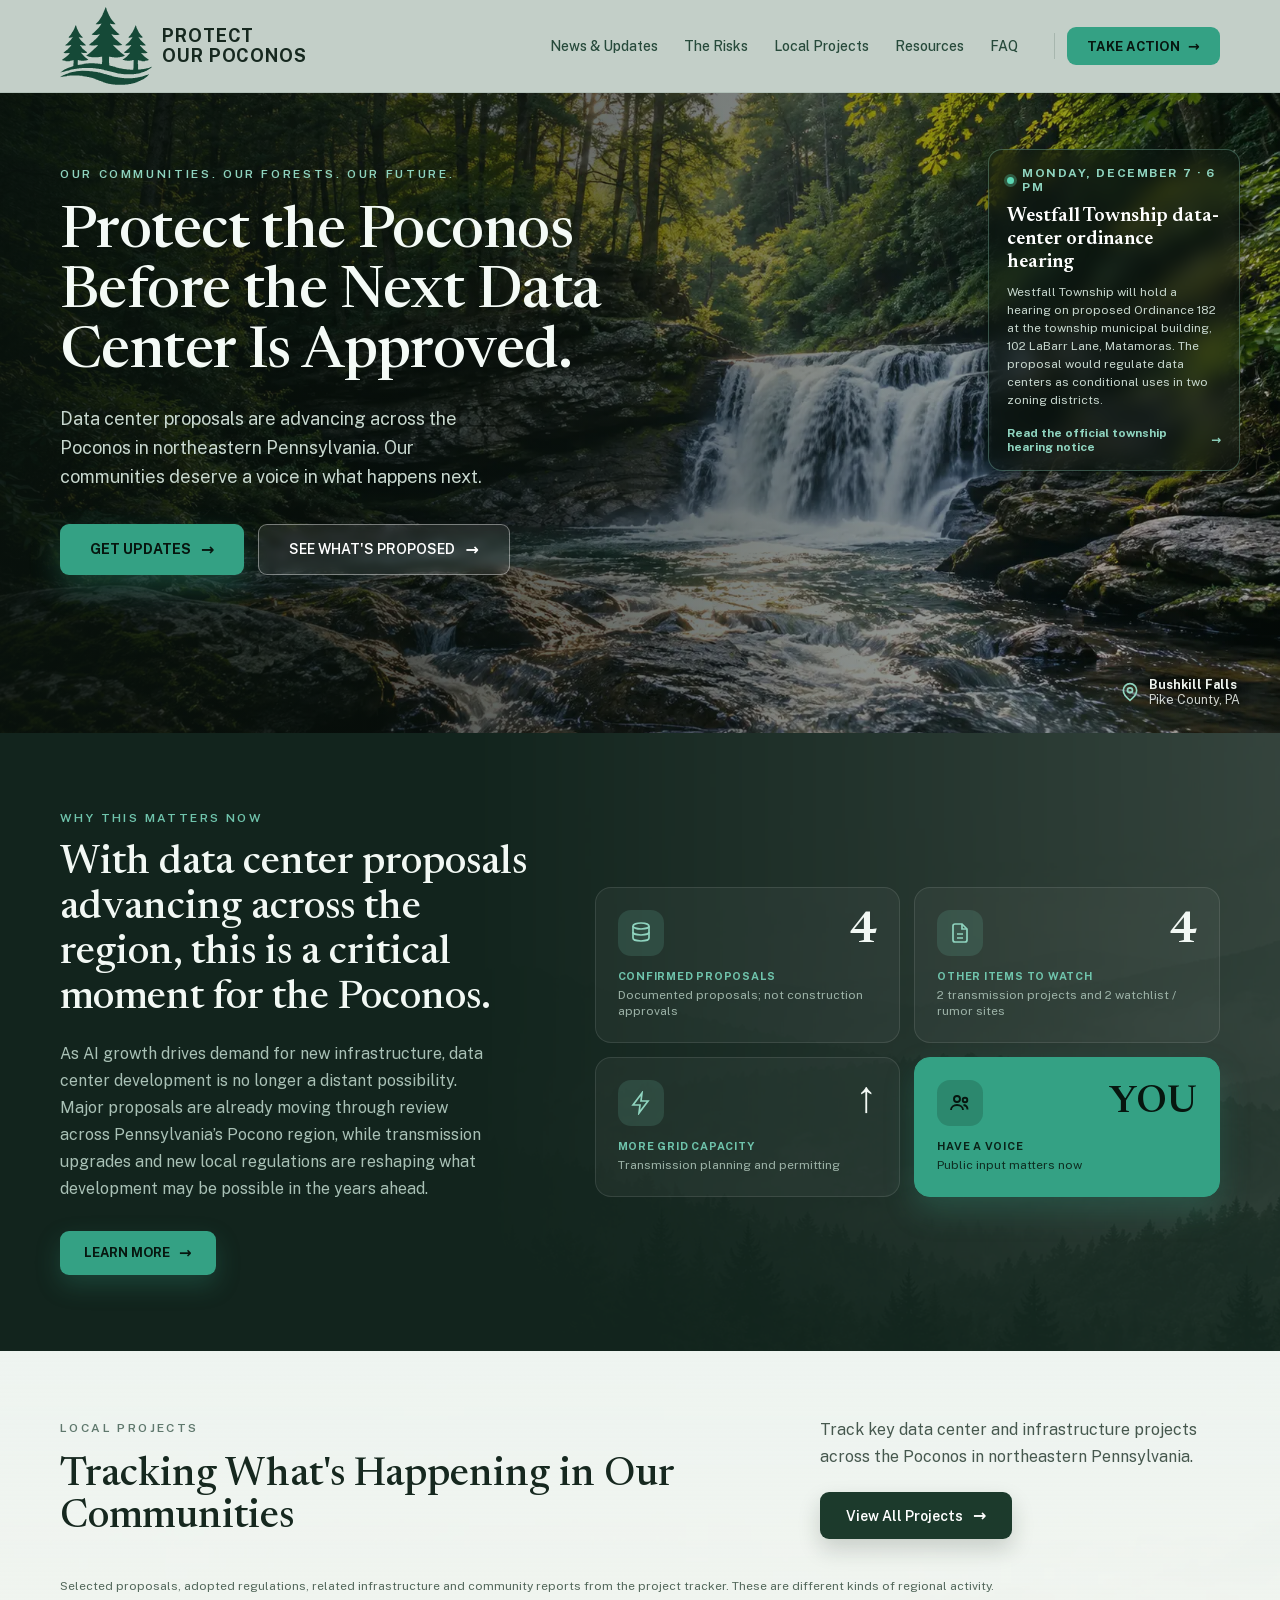
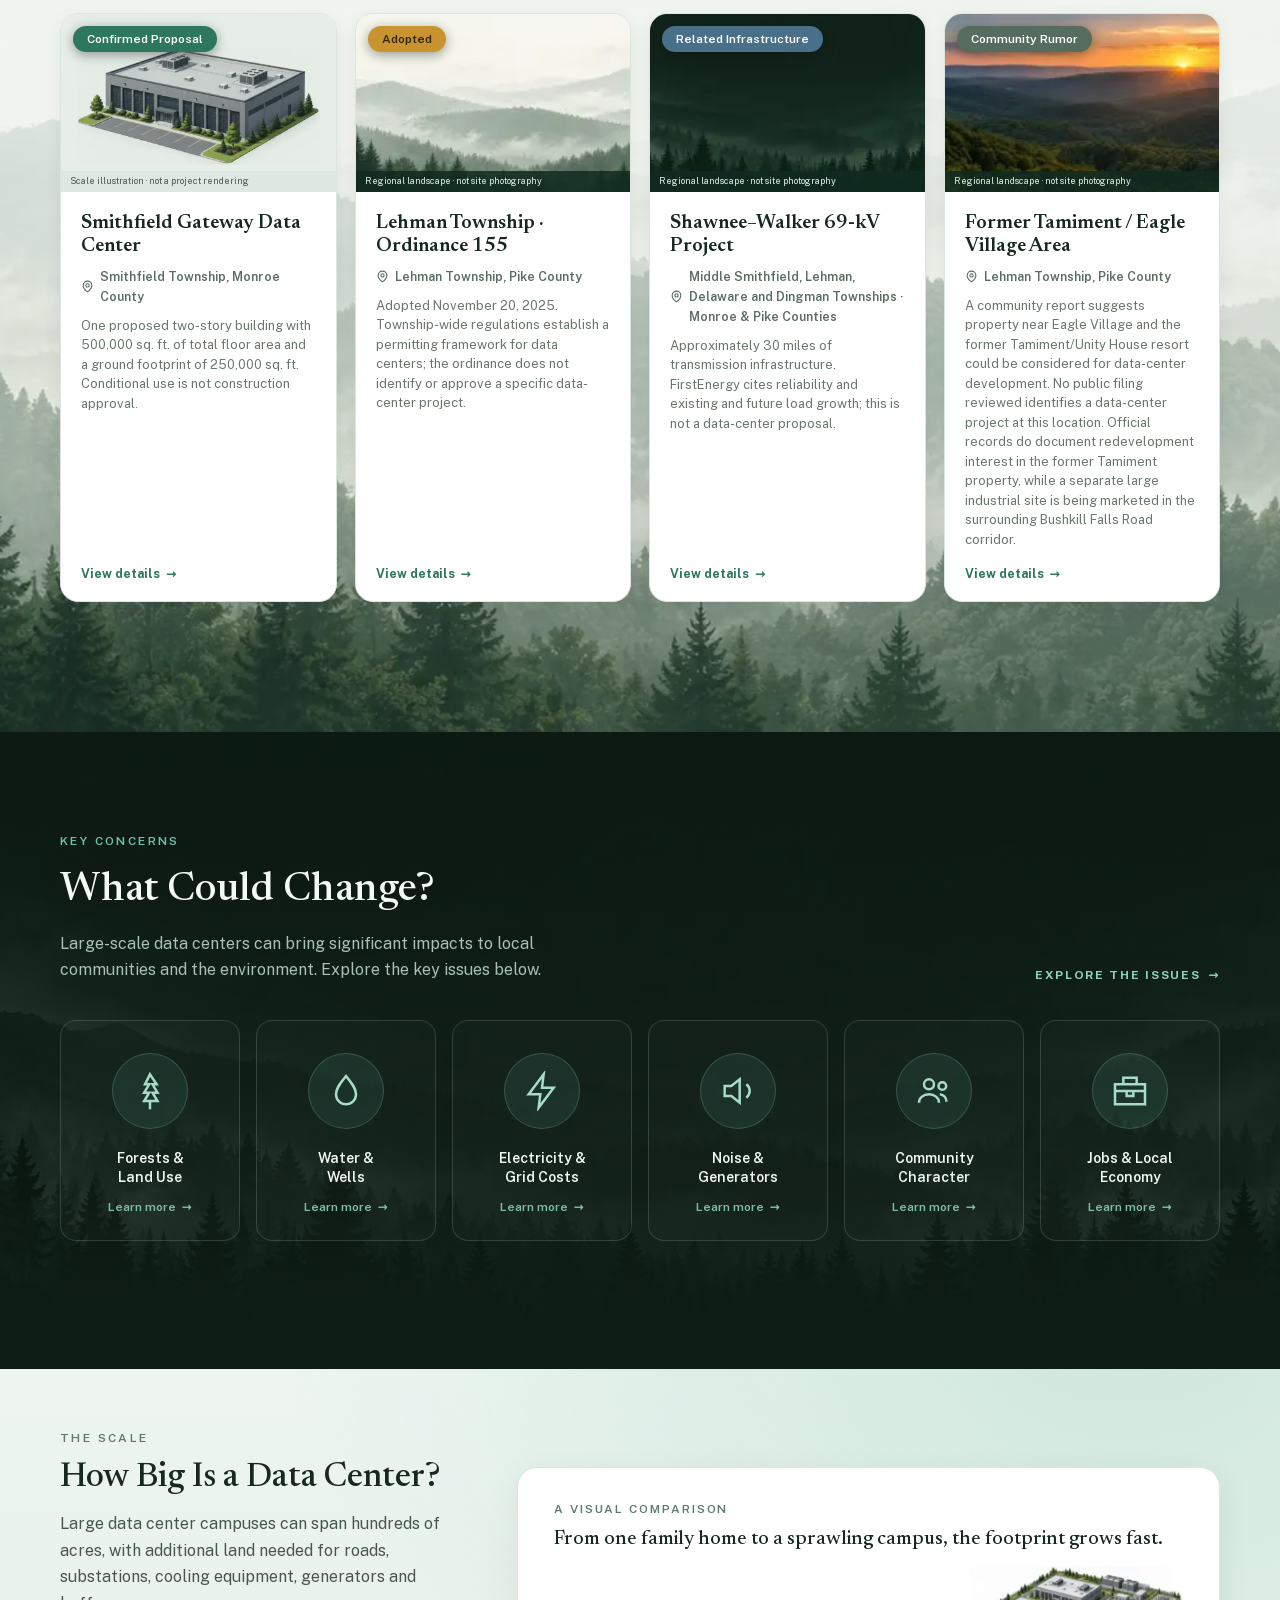
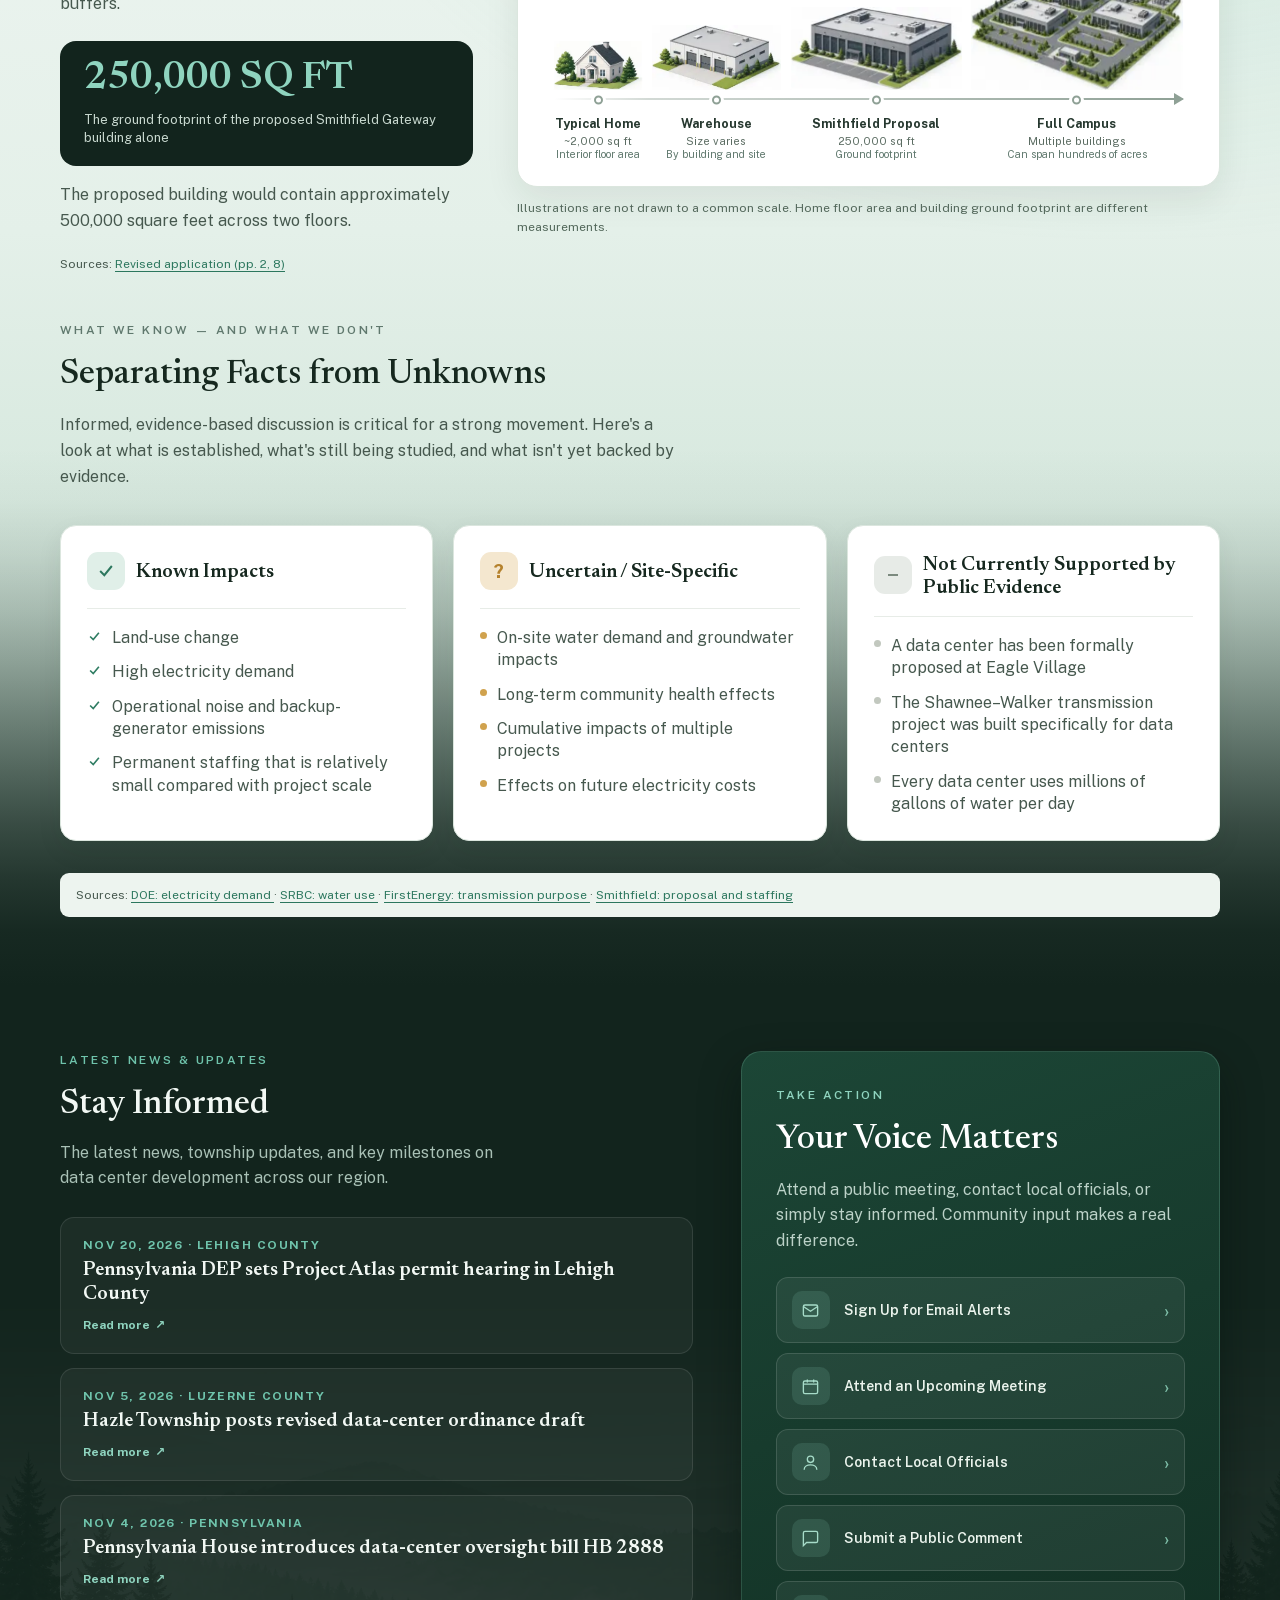
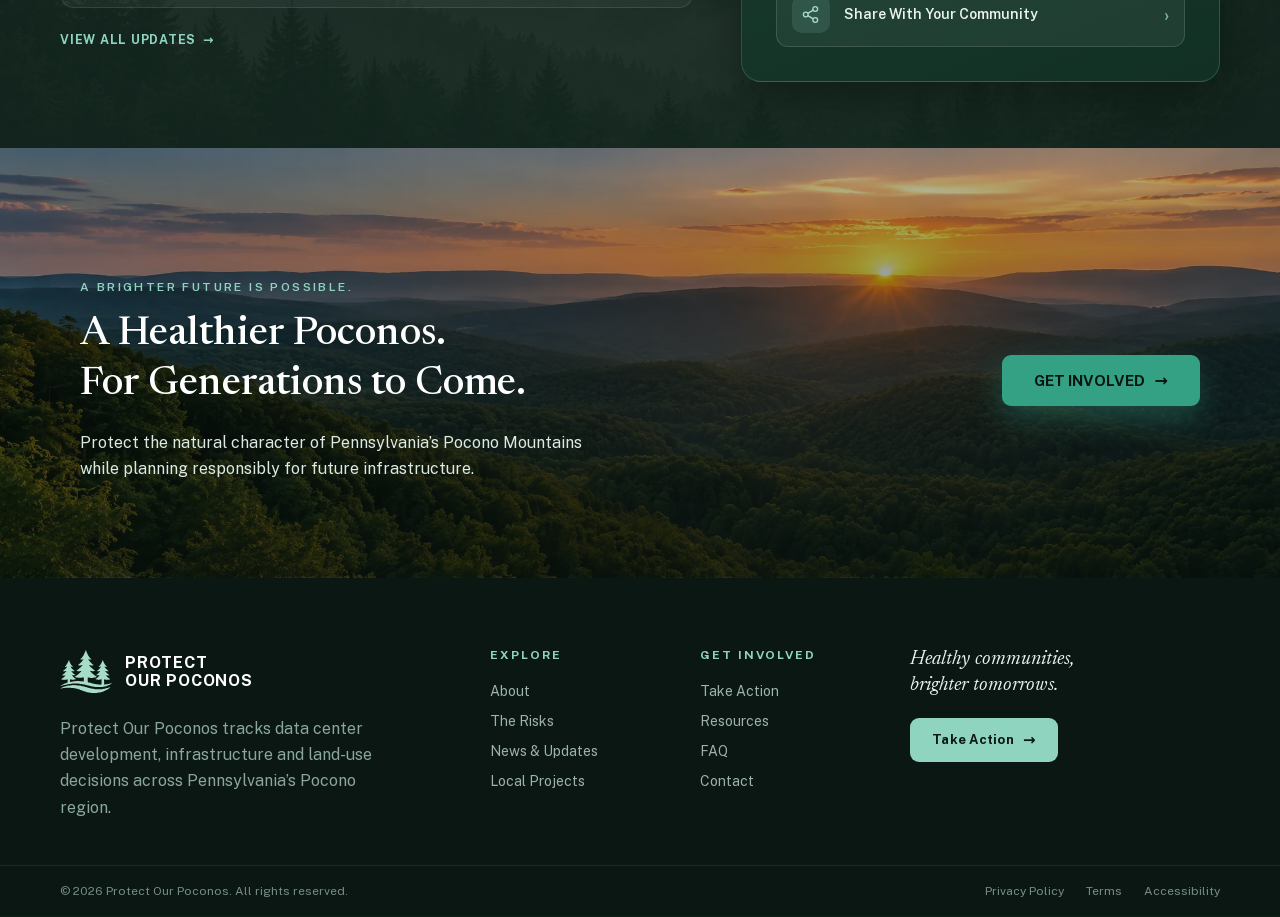
<file: index.html>
<!DOCTYPE html>
<html class="no-js" lang="en">
 <head>
  <meta charset="utf-8"/>
  <script>document.documentElement.classList.replace("no-js", "js");</script>
  <meta content="width=device-width, initial-scale=1" name="viewport"/>
  <title>Data Centers in the Poconos, PA | Protect Our Poconos</title>
  <meta content="Track proposed data centers, transmission projects, zoning changes and community impacts across the Poconos in Pennsylvania, including Pike and Monroe counties." name="description"/>
  <meta content="#0f1f18" name="theme-color"/>
  <link href="assets/css/foundation-subset.css" rel="stylesheet"/>
  <link href="assets/css/design.css" rel="stylesheet"/>
  <link href="assets/css/site.css" rel="stylesheet"/>
  <link href="assets/logo.svg" rel="icon" type="image/svg+xml"/>
  <script defer="True" src="assets/js/site.js">
  </script>
  <script defer src="assets/js/analytics.js"></script>
 <link href="assets/css/home.css" rel="stylesheet"/>
 <link href="assets/css/layout.css" rel="stylesheet"/>
 <link href="assets/css/fonts.css" rel="stylesheet"/>
<link rel="preload" href="assets/fonts/newsreader-normal.woff2" as="font" type="font/woff2" crossorigin/>
<link rel="preload" href="assets/fonts/public-sans-normal.woff2" as="font" type="font/woff2" crossorigin/>
</head>
 <body class="home-page">
  <a class="skip-link" href="#main-content">
   Skip to content
  </a>
  <div class="site-shell">
   <!-- ============ NAV ============ -->
   <header class="site-header" id="top">
    <div class="header-inner grid-container section-inner">
     <a class="site-logo" href="#top">
      <img alt="Protect Our Poconos" class="site-logo-img" height="286" src="./assets/logo.svg" width="341"/>
      <span class="site-logo-text">
       PROTECT
       <br/>
       OUR POCONOS
      </span>
     </a>
     <button aria-controls="primary-navigation" aria-expanded="false" class="menu-toggle" type="button">
      Menu
     </button>
     <nav aria-label="Main navigation" class="primary-navigation" id="primary-navigation">
      <a class="nav-link" href="news.html">News &amp; Updates</a>
      <a class="nav-link" href="issues.html">
       The Risks
      </a>
      <a class="nav-link" href="projects.html">
       Local Projects
      </a>


      <a class="nav-link" href="resources.html">
       Resources
      </a>
     <a class="nav-link" href="faq.html">FAQ</a><a class="nav-link mobile-action" href="take-action.html">Take Action <span class="mobile-action-arrow" aria-hidden="true">→</span></a></nav>
     <div class="header-actions">
      <span class="header-divider">
      </span>
      <a class="nav-cta cta-teal" href="take-action.html">TAKE ACTION <span class="nav-cta-arrow">→</span></a>
     </div>
    </div>
   </header>
   <main id="main-content" tabindex="-1">
    <section class="hero hero-frame" id="hero">
     <div class="hero-scene hero-scene-media">
      <div class="hero-content grid-container section-inner hero-inner">
       <div class="hero-copy">
        <p class="home-hero-eyebrow">
         OUR COMMUNITIES. OUR FORESTS. OUR FUTURE.
        </p>
        <h1 class="home-hero-heading">
         Protect the Poconos Before the Next Data Center Is Approved.
        </h1>
        <p class="home-hero-text home-hero-context">Data center proposals are advancing across the Poconos in northeastern Pennsylvania. Our communities deserve a voice in what happens next.</p>
        <div class="hero-cta-row">
         <a class="cta-teal" href="news.html">
          GET UPDATES
          <span class="cta-arrow">
           →
          </span>
         </a>
         <a class="cta-ghost" href="projects.html">
          SEE WHAT'S PROPOSED
          <span class="cta-arrow">
           →
          </span>
         </a>
        </div>
       </div>
      </div>
      <a class="meeting-card hero-meeting-card" href="https://westfalltownship.org/public-notice-data-center-ordinance-hearing/" target="_blank" rel="noopener noreferrer">
       <div class="home-meeting-badge-row">
        <span class="home-meeting-dot">
        </span>
        MONDAY, DECEMBER 7 · 6 PM
       </div>
       <div class="home-meeting-title">
        Westfall Township data-center ordinance hearing
       </div>
       <div class="home-meeting-meta">
        Westfall Township will hold a hearing on proposed Ordinance 182 at the township municipal building, 102 LaBarr Lane, Matamoras. The proposal would regulate data centers as conditional uses in two zoning districts.
       </div>
       <span class="home-meeting-link">
        Read the official township hearing notice
        <span>
         →
        </span>
       </span>
      </a>
      <div class="hero-location hero-location-tag">
       <svg aria-hidden="true" fill="none" focusable="false" height="20" stroke="#8fd4bf" stroke-width="2" viewbox="0 0 24 24" width="20">
        <path d="M20 10c0 6-8 12-8 12s-8-6-8-12a8 8 0 0116 0z">
        </path>
        <circle cx="12" cy="10" r="3">
        </circle>
       </svg>
       <span>
        <strong class="home-location-name">
         Bushkill Falls
        </strong>
        <br/>
        <span class="home-location-region">
         Pike County, PA
        </span>
       </span>
      </div>
     </div>
    </section>
    <section class="happening happening-frame" id="happening">
     <img alt="" aria-hidden="true" class="happening-bg-image" decoding="async" height="724" loading="lazy" src="./assets/misty-mountains.webp" width="2172"/>
     <div class="grid-container section-inner responsive-grid columns-2 grid-x happening-grid">
      <div class="cell">
       <p class="home-happening-eyebrow">
        WHY THIS MATTERS NOW
       </p>
       <h2 class="home-happening-heading">
        With data center proposals advancing across the region, this is a critical moment for the Poconos.
       </h2>
       <p class="home-happening-text">
        As AI growth drives demand for new infrastructure, data center development is no longer a distant possibility. Major proposals are already moving through review across Pennsylvania’s Pocono region, while transmission upgrades and new local regulations are reshaping what development may be possible in the years ahead.
       </p>
       <a class="happening-cta cta-teal" href="issues.html">
        LEARN MORE
        <span class="show-for-sr">about the risks</span>
        <span class="text-cta-arrow" aria-hidden="true">
         →
        </span>
       </a>
      </div>
      <div class="cell responsive-grid columns-2 grid-x happening-stat-grid">
       <div class="cell home-stat-tile">
        <div class="home-stat-tile-row">
         <span class="home-stat-icon">
          <svg aria-hidden="true" fill="none" focusable="false" height="24" stroke="currentColor" stroke-width="1.7" viewbox="0 0 24 24" width="24">
           <ellipse cx="12" cy="5" rx="8" ry="3">
           </ellipse>
           <path d="M4 5v6c0 1.7 3.6 3 8 3s8-1.3 8-3V5">
           </path>
           <path d="M4 11v6c0 1.7 3.6 3 8 3s8-1.3 8-3v-6">
           </path>
          </svg>
         </span>
         <span class="home-stat-figure" data-project-text="counts.data-centers">
          4
         </span>
        </div>
        <div>
         <div class="home-stat-label">
          CONFIRMED PROPOSALS
         </div>
         <div class="home-stat-caption">
          Documented proposals; not construction approvals
         </div>
        </div>
       </div>
       <div class="cell home-stat-tile">
        <div class="home-stat-tile-row">
         <span class="home-stat-icon">
          <svg aria-hidden="true" fill="none" focusable="false" height="24" stroke="currentColor" stroke-width="1.7" viewbox="0 0 24 24" width="24">
           <path d="M14 3H7a2 2 0 00-2 2v14a2 2 0 002 2h10a2 2 0 002-2V8z">
           </path>
           <path d="M14 3v5h5">
           </path>
           <path d="M9 13h6M9 17h6">
           </path>
          </svg>
         </span>
         <span class="home-stat-figure" data-project-text="counts.other">
          4
         </span>
        </div>
        <div>
         <div class="home-stat-label">
          OTHER ITEMS TO WATCH
         </div>
         <div class="home-stat-caption" data-project-text="counts.breakdown">
          2 transmission projects and 2 watchlist / rumor sites
         </div>
        </div>
       </div>
       <div class="cell home-stat-tile">
        <div class="home-stat-tile-row">
         <span class="home-stat-icon">
          <svg aria-hidden="true" fill="none" focusable="false" height="24" stroke="currentColor" stroke-width="1.7" viewbox="0 0 24 24" width="24">
           <path d="M13 2L4 14h7l-1 8 9-12h-7z">
           </path>
          </svg>
         </span>
         <span class="home-stat-figure">
          ↑
         </span>
        </div>
        <div>
         <div class="home-stat-label">
          MORE GRID CAPACITY
         </div>
         <div class="home-stat-caption">
          Transmission planning and permitting
         </div>
        </div>
       </div>
       <div class="cell happening-stat-accent">
        <div class="home-stat-tile-row">
         <span class="home-stat-icon home-stat-icon--accent">
          <svg aria-hidden="true" fill="none" focusable="false" height="24" stroke="currentColor" stroke-width="1.9" viewbox="0 0 24 24" width="24">
           <circle cx="9" cy="8" r="3">
           </circle>
           <circle cx="17" cy="9" r="2.3">
           </circle>
           <path d="M3 19c0-3 2.7-5 6-5s6 2 6 5">
           </path>
           <path d="M15.5 14c2.3.3 4 2 4 4.5">
           </path>
          </svg>
         </span>
         <span class="home-stat-figure home-stat-figure--accent">
          YOU
         </span>
        </div>
        <div>
         <div class="home-stat-label home-stat-label--accent">
          HAVE A VOICE
         </div>
         <div class="home-stat-caption home-stat-caption--accent">
          Public input matters now
         </div>
        </div>
       </div>
      </div>
     </div>
    </section>
    <section class="projects projects-frame" id="projects">
     <div class="grid-container section-inner projects-inner">
      <div class="projects-header-row">
       <div class="home-projects-copy">
        <p class="home-projects-eyebrow">
         LOCAL PROJECTS
        </p>
        <h2 class="home-projects-heading">
         Tracking What's Happening in Our Communities
        </h2>
       </div>
       <div class="home-projects-aside">
        <p class="home-projects-text">
         Track key data center and infrastructure projects across the Poconos in northeastern Pennsylvania.
        </p>
        <a class="projects-view-all" href="projects.html">
         View All Projects
         <span class="cta-arrow">
          →
         </span>
        </a>
       </div>
      </div>
      <p class="draft-note">
       Selected proposals, adopted regulations, related infrastructure and community reports from the project tracker. These are different kinds of regional activity.
      </p>
      <div class="responsive-grid columns-4 grid-x projects-grid" id="project-list">
       <article class="cell project-card card card--source">
        <div class="project-card-media">
         <div class="home-project-image is-illustration">
          <img alt="" data-project-src="smithfield-gateway.image" decoding="async" height="577" loading="lazy" sizes="(max-width: 760px) calc(100vw - 40px), (max-width: 1100px) calc(50vw - 50px), 286px" src="assets/scale-datacenter-trim.webp" srcset="assets/scale-datacenter-card-384.webp 384w, assets/scale-datacenter-card.webp 768w, assets/scale-datacenter-trim.webp 1195w" width="1195"/>
          <span class="home-project-caption" data-project-text="smithfield-gateway.caption">
           Scale illustration · not a project rendering
          </span>
         </div>
         <span class="project-status-confirmed" data-project-text="smithfield-gateway.status">
          Confirmed Proposal
         </span>
        </div>
        <div class="home-project-body">
         <h3 class="home-project-title" data-project-text="smithfield-gateway.title">
          Smithfield Gateway Data Center
         </h3>
         <p class="home-project-location">
          <svg aria-hidden="true" fill="none" focusable="false" height="13" stroke="#586b60" stroke-width="2" viewbox="0 0 24 24" width="13">
           <path d="M20 10c0 6-8 12-8 12s-8-6-8-12a8 8 0 0116 0z">
           </path>
           <circle cx="12" cy="10" r="3">
           </circle>
          </svg>
          <span data-project-text="smithfield-gateway.location">
          Smithfield Township, Monroe County</span>
         </p>
         <p class="home-project-summary" data-project-text="smithfield-gateway.summary">
          One proposed two-story building with 500,000 sq. ft. of total floor area and a ground footprint of 250,000 sq. ft. Conditional use is not construction approval.
         </p>
         <a class="home-project-link" data-project-href="smithfield-gateway.url" href="projects.html#smithfield-gateway">
          View details
          <span>
           →
          </span>
         </a>
        </div>
       </article>
       <article class="cell project-card card card--source">
        <div class="project-card-media">
         <div class="home-project-image">
          <img alt="" decoding="async" height="724" loading="lazy" sizes="(max-width: 760px) calc(100vw - 40px), (max-width: 1100px) calc(50vw - 50px), 286px" src="assets/misty-forest.webp" srcset="assets/misty-forest-card-384.webp 384w, assets/misty-forest-card.webp 768w, assets/misty-forest.webp 2172w" width="2172"/>
          <span class="home-project-caption">
           Regional landscape · not site photography
          </span>
         </div>
         <span class="project-status-adopted">
          Adopted
         </span>
        </div>
        <div class="home-project-body">
         <h3 class="home-project-title" data-project-format="Lehman Township · {}" data-project-text="lehman.title">
          Lehman Township · Ordinance 155
         </h3>
         <p class="home-project-location">
          <svg aria-hidden="true" fill="none" focusable="false" height="13" stroke="#586b60" stroke-width="2" viewbox="0 0 24 24" width="13">
           <path d="M20 10c0 6-8 12-8 12s-8-6-8-12a8 8 0 0116 0z">
           </path>
           <circle cx="12" cy="10" r="3">
           </circle>
          </svg>
          Lehman Township, Pike County
         </p>
         <p class="home-project-summary" data-project-text="lehman.summary">
          Adopted November 20, 2025. Township-wide regulations establish a permitting framework for data centers; the ordinance does not identify or approve a specific data-center project.
         </p>
         <a class="home-project-link" href="projects.html#lehman-policy">
          View details
          <span>
           →
          </span>
         </a>
        </div>
       </article>
       <article class="cell project-card card card--source">
        <div class="project-card-media">
         <div class="home-project-image">
          <img alt="" data-project-src="shawnee-walker.image" decoding="async" height="821" loading="lazy" sizes="(max-width: 760px) calc(100vw - 40px), (max-width: 1100px) calc(50vw - 50px), 286px" src="assets/forest-dark.webp" srcset="assets/forest-dark-card-384.webp 384w, assets/forest-dark-card.webp 768w, assets/forest-dark.webp 1916w" width="1916"/>
          <span class="home-project-caption" data-project-text="shawnee-walker.caption">
           Regional landscape · not site photography
          </span>
         </div>
         <span class="project-status-related" data-project-text="shawnee-walker.status">
          Related Infrastructure
         </span>
        </div>
        <div class="home-project-body">
         <h3 class="home-project-title" data-project-text="shawnee-walker.title">
          Shawnee–Walker 69-kV Project
         </h3>
         <p class="home-project-location">
          <svg aria-hidden="true" fill="none" focusable="false" height="13" stroke="#586b60" stroke-width="2" viewbox="0 0 24 24" width="13">
           <path d="M20 10c0 6-8 12-8 12s-8-6-8-12a8 8 0 0116 0z">
           </path>
           <circle cx="12" cy="10" r="3">
           </circle>
          </svg>
          <span data-project-text="shawnee-walker.location">
          Middle Smithfield, Lehman, Delaware and Dingman Townships · Monroe &amp; Pike Counties</span>
         </p>
         <p class="home-project-summary" data-project-text="shawnee-walker.summary">
          Approximately 30 miles of transmission infrastructure. FirstEnergy cites reliability and existing and future load growth; this is not a data-center proposal.
         </p>
         <a class="home-project-link" data-project-href="shawnee-walker.url" href="projects.html#shawnee-walker">
          View details
          <span>
           →
          </span>
         </a>
        </div>
       </article>
       <article class="cell project-card card card--source">
        <div class="project-card-media">
         <div class="home-project-image">
          <img alt="" data-project-src="eagle-village.image" decoding="async" height="724" loading="lazy" sizes="(max-width: 760px) calc(100vw - 40px), (max-width: 1100px) calc(50vw - 50px), 286px" src="assets/mountains-sunset.webp" srcset="assets/mountains-sunset-card-384.webp 384w, assets/mountains-sunset-card.webp 768w, assets/mountains-sunset.webp 2172w" width="2172"/>
          <span class="home-project-caption" data-project-text="eagle-village.caption">
           Regional landscape · not site photography
          </span>
         </div>
         <span class="project-status-rumor" data-project-text="eagle-village.status">
          Community Rumor
         </span>
        </div>
        <div class="home-project-body">
         <h3 class="home-project-title" data-project-text="eagle-village.title">
          Former Tamiment / Eagle Village Area
         </h3>
         <p class="home-project-location">
          <svg aria-hidden="true" fill="none" focusable="false" height="13" stroke="#586b60" stroke-width="2" viewbox="0 0 24 24" width="13">
           <path d="M20 10c0 6-8 12-8 12s-8-6-8-12a8 8 0 0116 0z">
           </path>
           <circle cx="12" cy="10" r="3">
           </circle>
          </svg>
          <span data-project-text="eagle-village.location">
          Lehman Township, Pike County</span>
         </p>
         <p class="home-project-summary" data-project-text="eagle-village.summary">
          A community report suggests property near Eagle Village and the former Tamiment/Unity House resort could be considered for data-center development. No public filing reviewed identifies a data-center project at this location. Official records do document redevelopment interest in the former Tamiment property, while a separate large industrial site is being marketed in the surrounding Bushkill Falls Road corridor.
         </p>
         <a class="home-project-link" data-project-href="eagle-village.url" href="projects.html#eagle-village">
          View details
          <span>
           →
          </span>
         </a>
        </div>
       </article>
      </div>
     </div>
    </section>
    <section class="risks risks-frame" id="risks">
     <div aria-hidden="true" class="risks-fade">
     </div>
     <div class="grid-container section-inner risks-inner">
      <div class="risks-header-row">
       <div class="home-risks-copy">
        <p class="home-eyebrow">
         KEY CONCERNS
        </p>
        <h2 class="home-risks-heading">
         What Could Change?
        </h2>
        <p class="home-risks-text">
         Large-scale data centers can bring significant impacts to local communities and the environment. Explore the key issues below.
        </p>
       </div>
       <a class="home-risks-link" href="issues.html">
        EXPLORE THE ISSUES
        <span>
         →
        </span>
       </a>
      </div>
      <div class="responsive-grid columns-6 grid-x risks-pill-grid">
       <a class="cell home-risk-pill" href="issues.html#i-forests">
        <div class="home-risk-pill-icon">
         <svg aria-hidden="true" fill="none" focusable="false" height="40" stroke="currentColor" stroke-width="1.5" viewbox="0 0 24 24" width="40">
          <path d="M12 2l4 6h-2.5l3 5h-3l3 5H8.5l3-5h-3l3-5H9z">
          </path>
          <path d="M12 23v-5">
          </path>
         </svg>
        </div>
        <div class="home-risk-pill-label">
         Forests &amp;
         <br/>
         Land Use
        </div>
        <span class="home-risk-pill-link">
         Learn more
         <span>
          →
         </span>
        </span>
       </a>
       <a class="cell home-risk-pill" href="issues.html#i-water">
        <div class="home-risk-pill-icon">
         <svg aria-hidden="true" fill="none" focusable="false" height="40" stroke="currentColor" stroke-width="1.5" viewbox="0 0 24 24" width="40">
          <path d="M12 3c3 4 6 7 6 11a6 6 0 01-12 0c0-4 3-7 6-11z">
          </path>
         </svg>
        </div>
        <div class="home-risk-pill-label">
         Water &amp;
         <br/>
         Wells
        </div>
        <span class="home-risk-pill-link">
         Learn more
         <span>
          →
         </span>
        </span>
       </a>
       <a class="cell home-risk-pill" href="issues.html#i-power">
        <div class="home-risk-pill-icon">
         <svg aria-hidden="true" fill="none" focusable="false" height="40" stroke="currentColor" stroke-width="1.5" viewbox="0 0 24 24" width="40">
          <path d="M13 2L4 14h7l-1 8 9-12h-7z">
          </path>
         </svg>
        </div>
        <div class="home-risk-pill-label">
         Electricity &amp;
         <br/>
         Grid Costs
        </div>
        <span class="home-risk-pill-link">
         Learn more
         <span>
          →
         </span>
        </span>
       </a>
       <a class="cell home-risk-pill" href="issues.html#i-noise">
        <div class="home-risk-pill-icon">
         <svg aria-hidden="true" fill="none" focusable="false" height="40" stroke="currentColor" stroke-width="1.5" viewbox="0 0 24 24" width="40">
          <path d="M4 9v6h4l5 4V5L8 9z">
          </path>
          <path d="M17 8a5 5 0 010 8">
          </path>
         </svg>
        </div>
        <div class="home-risk-pill-label">
         Noise &amp;
         <br/>
         Generators
        </div>
        <span class="home-risk-pill-link">
         Learn more
         <span>
          →
         </span>
        </span>
       </a>
       <a class="cell home-risk-pill" href="issues.html#i-community">
        <div class="home-risk-pill-icon">
         <svg aria-hidden="true" fill="none" focusable="false" height="40" stroke="currentColor" stroke-width="1.5" viewbox="0 0 24 24" width="40">
          <circle cx="9" cy="8" r="3">
          </circle>
          <circle cx="17" cy="9" r="2.3">
          </circle>
          <path d="M3 19c0-3 2.7-5 6-5s6 2 6 5">
          </path>
          <path d="M15.5 14c2.3.3 4 2 4 4.5">
          </path>
         </svg>
        </div>
        <div class="home-risk-pill-label">
         Community
         <br/>
         Character
        </div>
        <span class="home-risk-pill-link">
         Learn more
         <span>
          →
         </span>
        </span>
       </a>
       <a class="cell home-risk-pill" href="issues.html#i-jobs">
        <div class="home-risk-pill-icon">
         <svg aria-hidden="true" fill="none" focusable="false" height="40" stroke="currentColor" stroke-width="1.5" viewbox="0 0 24 24" width="40">
          <path d="M3 8h18v12H3z">
          </path>
          <path d="M8 8V4h8v4">
          </path>
          <path d="M3 12h18">
          </path>
          <path d="M10 12v3h4v-3">
          </path>
         </svg>
        </div>
        <div class="home-risk-pill-label">
         Jobs &amp; Local
         <br/>
         Economy
        </div>
        <span class="home-risk-pill-link">
         Learn more
         <span>
          →
         </span>
        </span>
       </a>
      </div>
     </div>
    </section>
    <section class="scale scale-frame" id="scale">
     <img alt="" aria-hidden="true" class="scale-bg-image" decoding="async" height="724" loading="lazy" sizes="100vw" src="./assets/misty-forest.webp" srcset="./assets/misty-forest-mobile.webp 1024w, ./assets/misty-forest-1440.webp 1440w, ./assets/misty-forest.webp 2172w" width="2172"/>
     <div aria-hidden="true" class="scale-fade">
     </div>
     <div class="grid-container section-inner responsive-grid columns-2 grid-x scale-intro-grid">
      <div class="cell">
       <p class="home-scale-eyebrow">
        THE SCALE
       </p>
       <h2 class="home-scale-heading">
        How Big Is a Data Center?
       </h2>
       <p class="home-scale-text">
        Large data center campuses can span hundreds of acres, with additional land needed for roads, substations, cooling equipment, generators and buffers.
       </p>
       <div class="scale-callout local-scale-callout">
        <span class="scale-callout-figure" data-project-format="{} SQ FT" data-project-text="smithfield.footprint">
         250,000 SQ FT
        </span>
        <span class="home-scale-callout-caption">
         The ground footprint of the proposed Smithfield Gateway building alone
        </span>
       </div>
       <p class="home-scale-text local-scale-detail" data-project-format="The proposed building would contain approximately {} square feet across two floors." data-project-text="smithfield.floor-area">
        The proposed building would contain approximately 500,000 square feet across two floors.
       </p>
       <!-- Optional comparisons button: uncomment when ready to restore.
       <div>
        <a class="scale-comparisons-cta" data-notice-title="More comparisons aren’t ready yet" data-notice="Additional size comparisons are not ready yet. For now, the illustration and sourced figures on this page are available to explore." href="#site-notice">
         SEE MORE COMPARISONS
         <span class="text-cta-arrow">
          →
         </span>
        </a>
       </div>
       -->
       <p class="source-note">
        Sources:
        <a href="https://smithfieldtownship.com/wp-content/uploads/2026/08/02-2026-08-10-SG-Data-Center-Cond-Use-Rev-No1-Response-letter.pdf">
         Revised application (pp. 2, 8)
        </a>
       </p>
      </div>
      <figure class="cell scale-visual">
       <div class="scale-comparison-card">
        <p class="home-visual-eyebrow">
         A VISUAL COMPARISON
        </p>
        <p class="home-visual-caption">
         From one family home to a sprawling campus, the footprint grows fast.
        </p>
        <div class="scale-bars-row">
         <div class="scale-bar-home">
          <img alt="Typical home" class="scale-bar-image" decoding="async" height="262" loading="lazy" sizes="220px" src="./assets/scale-house-small.webp" srcset="./assets/scale-house-tiny.webp 240w, ./assets/scale-house-small.webp 480w" width="480"/>
         </div>
         <div class="scale-bar-warehouse">
          <img alt="Warehouse" class="scale-bar-image" decoding="async" height="237" loading="lazy" sizes="220px" src="./assets/scale-warehouse-small.webp" srcset="./assets/scale-warehouse-tiny.webp 240w, ./assets/scale-warehouse-small.webp 480w" width="480"/>
         </div>
         <div class="scale-bar-datacenter">
          <img alt="Data center" class="scale-bar-image" decoding="async" height="232" loading="lazy" sizes="220px" src="./assets/scale-datacenter-small.webp" srcset="./assets/scale-datacenter-tiny.webp 240w, ./assets/scale-datacenter-small.webp 480w" width="480"/>
         </div>
         <div class="scale-bar-campus">
          <img alt="Full data center campus" class="scale-bar-image" decoding="async" height="280" loading="lazy" sizes="220px" src="./assets/scale-campus-small.webp" srcset="./assets/scale-campus-tiny.webp 240w, ./assets/scale-campus-small.webp 480w" width="480"/>
         </div>
        </div>
        <div class="scale-axis">
         <div class="scale-axis-line">
         </div>
         <span class="scale-axis-arrow">
         </span>
         <div class="scale-axis-ticks">
          <div class="scale-col-home">
           <span class="scale-tick-dot">
           </span>
          </div>
          <div class="scale-col-warehouse">
           <span class="scale-tick-dot">
           </span>
          </div>
          <div class="scale-col-datacenter">
           <span class="scale-tick-dot">
           </span>
          </div>
          <div class="scale-col-campus">
           <span class="scale-tick-dot">
           </span>
          </div>
         </div>
        </div>
        <div class="scale-label-cols scale-labels">
         <div class="scale-col-home">
          <div class="scale-label-title">
           Typical Home
          </div>
          <div class="home-visual-item-value">
           ~2,000 sq ft
          </div>
          <div class="home-visual-item-note">
           Interior floor area
          </div>
         </div>
         <div class="scale-col-warehouse">
          <div class="scale-label-title">
           Warehouse
          </div>
          <div class="home-visual-item-value">
           Size varies
          </div>
          <div class="home-visual-item-note">
           By building and site
          </div>
         </div>
         <div class="scale-col-datacenter">
          <div class="scale-label-title">
           Smithfield Proposal
          </div>
          <div class="home-visual-item-value" data-project-format="{} sq ft" data-project-text="smithfield.footprint">
           250,000 sq ft
          </div>
          <div class="home-visual-item-note">
           Ground footprint
          </div>
         </div>
         <div class="scale-col-campus">
          <div class="scale-label-title">
           Full Campus
          </div>
          <div class="home-visual-item-value">
           Multiple buildings
          </div>
          <div class="home-visual-item-note">
           Can span hundreds of acres
          </div>
         </div>
        </div>
       </div>
       <figcaption class="scale-note">
        Illustrations are not drawn to a common scale. Home floor area and building ground footprint are different measurements.
       </figcaption>
      </figure>
     </div>
     <div class="grid-container section-inner scale-facts-inner">
      <div class="home-facts-copy">
       <p class="home-scale-eyebrow">
        WHAT WE KNOW — AND WHAT WE DON'T
       </p>
       <h2 class="home-facts-heading">
        Separating Facts from Unknowns
       </h2>
       <p class="home-facts-text">
        Informed, evidence-based discussion is critical for a strong movement. Here's a look at what is established, what's still being studied, and what isn't yet backed by evidence.
       </p>
      </div>
      <div class="responsive-grid columns-3 grid-x scale-facts-grid" id="facts">
       <div class="cell home-fact-card">
        <div class="home-fact-card-header">
         <span class="home-fact-icon">
          <svg aria-hidden="true" fill="none" focusable="false" height="20" stroke="currentColor" stroke-width="2.4" viewbox="0 0 24 24" width="20">
           <path d="M5 12l5 5 9-11">
           </path>
          </svg>
         </span>
         <span class="home-fact-title serif-icon-label">
          Known Impacts
         </span>
        </div>
        <div class="home-fact-divider">
        </div>
        <ul class="home-fact-list">
         <li class="home-fact-item">
          <svg aria-hidden="true" class="home-fact-check-icon" fill="none" focusable="false" height="15" stroke="#2f7d63" stroke-width="2.6" viewbox="0 0 24 24" width="15">
           <path d="M5 12l5 5 9-11">
           </path>
          </svg>
          Land-use change
         </li>
         <li class="home-fact-item">
          <svg aria-hidden="true" class="home-fact-check-icon" fill="none" focusable="false" height="15" stroke="#2f7d63" stroke-width="2.6" viewbox="0 0 24 24" width="15">
           <path d="M5 12l5 5 9-11">
           </path>
          </svg>
          High electricity demand
         </li>
         <li class="home-fact-item">
          <svg aria-hidden="true" class="home-fact-check-icon" fill="none" focusable="false" height="15" stroke="#2f7d63" stroke-width="2.6" viewbox="0 0 24 24" width="15">
           <path d="M5 12l5 5 9-11">
           </path>
          </svg>
          Operational noise and backup-generator emissions
         </li>
         <li class="home-fact-item">
          <svg aria-hidden="true" class="home-fact-check-icon" fill="none" focusable="false" height="15" stroke="#2f7d63" stroke-width="2.6" viewbox="0 0 24 24" width="15">
           <path d="M5 12l5 5 9-11">
           </path>
          </svg>
          Permanent staffing that is relatively small compared with project scale
         </li>
        </ul>
       </div>
       <div class="cell home-fact-card">
        <div class="home-fact-card-header">
         <span class="home-fact-icon home-fact-icon--uncertain">
          ?
         </span>
         <span class="home-fact-title serif-icon-label">
          Uncertain / Site-Specific
         </span>
        </div>
        <div class="home-fact-divider">
        </div>
        <ul class="home-fact-list">
         <li class="home-fact-item">
          <span class="home-fact-dot--uncertain">
          </span>
          On-site water demand and groundwater impacts
         </li>
         <li class="home-fact-item">
          <span class="home-fact-dot--uncertain">
          </span>
          Long-term community health effects
         </li>
         <li class="home-fact-item">
          <span class="home-fact-dot--uncertain">
          </span>
          Cumulative impacts of multiple projects
         </li>
         <li class="home-fact-item">
          <span class="home-fact-dot--uncertain">
          </span>
          Effects on future electricity costs
         </li>
        </ul>
       </div>
       <div class="cell home-fact-card">
        <div class="home-fact-card-header">
         <span class="home-fact-icon home-fact-icon--unsupported">
          <svg aria-hidden="true" fill="none" focusable="false" height="20" stroke="currentColor" stroke-width="2.4" viewbox="0 0 24 24" width="20">
           <path d="M6 12h12">
           </path>
          </svg>
         </span>
         <span class="home-fact-title serif-icon-label">
          Not Currently Supported by Public Evidence
         </span>
        </div>
        <div class="home-fact-divider">
        </div>
        <ul class="home-fact-list">
         <li class="scale-unsupported-item">
          <span class="home-fact-dot--unsupported">
          </span>
          A data center has been formally proposed at Eagle Village
         </li>
         <li class="scale-unsupported-item">
          <span class="home-fact-dot--unsupported">
          </span>
          The Shawnee–Walker transmission project was built specifically for data centers
         </li>
         <li class="scale-unsupported-item">
          <span class="home-fact-dot--unsupported">
          </span>
          Every data center uses millions of gallons of water per day
         </li>
        </ul>
       </div>
      </div>
      <!-- Research library button parked until this feature is confirmed.
      <a class="scale-library-cta" href="resources.html">
       SEE THE FULL RESEARCH LIBRARY
       <span class="text-cta-arrow">
        →
       </span>
      </a>
      -->
      <p class="source-note">
       Sources:
       <a href="https://www.energy.gov/oe/clean-energy-resources-meet-data-center-electricity-demand">
        DOE: electricity demand
       </a>
       ·
       <a href="https://www.srbc.gov/regulatory/data-centers/">
        SRBC: water use
       </a>
       ·
       <a href="https://www.firstenergycorp.com/about/transmission_projects/pennsylvania/shawnee-walker.html">
        FirstEnergy: transmission purpose
       </a>
       ·
       <a href="https://smithfieldtownship.com/wp-content/uploads/2026/08/02-2026-08-10-SG-Data-Center-Cond-Use-Rev-No1-Response-letter.pdf">
        Smithfield: proposal and staffing
       </a>
      </p>
     </div>
    </section>
    <section class="updates happening-frame" id="updates">
     <img alt="" aria-hidden="true" class="updates-bg-image" decoding="async" height="724" loading="lazy" src="./assets/misty-mountains.webp" width="2172"/>
     <div class="grid-container section-inner responsive-grid columns-2 grid-x updates-grid">
      <div class="cell">
       <p class="home-eyebrow">
        LATEST NEWS &amp; UPDATES
       </p>
       <h2 class="home-updates-heading">
        Stay Informed
       </h2>
       <p class="home-updates-text">
        The latest news, township updates, and key milestones on data center development across our region.
       </p>
       <div class="home-news-list" id="news-list">
<!-- HOME_NEWS:START -->
<a aria-label="Pennsylvania DEP sets Project Atlas permit hearing in Lehigh County (opens in a new tab)" class="news-card home-news-row" href="https://www.pa.gov/agencies/dep/newsroom/2026-11-20-dep-to-host-public-meeting-and-hearing-on-proposed-project-atlas-data-center" rel="noopener noreferrer" target="_blank"><div class="home-news-row-body"><div class="home-news-date"><time datetime="2026-11-20">NOV 20, 2026</time> · LEHIGH COUNTY</div><h3 class="home-news-title">Pennsylvania DEP sets Project Atlas permit hearing in Lehigh County</h3><span class="home-news-link">Read more <span aria-hidden="true">↗</span></span></div></a>
<a aria-label="Hazle Township posts revised data-center ordinance draft (opens in a new tab)" class="news-card home-news-row" href="https://www.hazletownship.com/documents/data-center-ordinance" rel="noopener noreferrer" target="_blank"><div class="home-news-row-body"><div class="home-news-date"><time datetime="2026-11-05">NOV 5, 2026</time> · LUZERNE COUNTY</div><h3 class="home-news-title">Hazle Township posts revised data-center ordinance draft</h3><span class="home-news-link">Read more <span aria-hidden="true">↗</span></span></div></a>
<a aria-label="Pennsylvania House introduces data-center oversight bill HB 2888 (opens in a new tab)" class="news-card home-news-row" href="https://www.palegis.us/legislation/bills/2025/0/HB2888" rel="noopener noreferrer" target="_blank"><div class="home-news-row-body"><div class="home-news-date"><time datetime="2026-11-04">NOV 4, 2026</time> · PENNSYLVANIA</div><h3 class="home-news-title">Pennsylvania House introduces data-center oversight bill HB 2888</h3><span class="home-news-link">Read more <span aria-hidden="true">↗</span></span></div></a>
<!-- HOME_NEWS:END -->
</div>
       <a class="home-news-viewall" href="news.html">
        VIEW ALL UPDATES
        <span>
         →
        </span>
       </a>
      </div>
      <div class="cell action-panel" id="action">
       <p class="home-action-eyebrow">
        TAKE ACTION
       </p>
       <h2 class="home-action-heading">
        Your Voice Matters
       </h2>
       <p class="home-action-text">
        Attend a public meeting, contact local officials, or simply stay informed. Community input makes a real difference.
       </p>
       <div class="home-action-list">
        <a class="home-action-row" data-notice="Email alerts are not open yet. Please check back for the signup link." data-notice-title="Email alerts" href="#site-notice">
         <span class="home-action-icon">
          <svg aria-hidden="true" fill="none" focusable="false" height="19" stroke="currentColor" stroke-width="1.7" viewbox="0 0 24 24" width="19">
           <rect height="14" rx="2" width="18" x="3" y="5">
           </rect>
           <path d="M3 7l9 6 9-6">
           </path>
          </svg>
         </span>
         <span class="home-action-label">
          Sign Up for Email Alerts
         </span>
         <span class="home-action-chevron">
          ›
         </span>
        </a>
        <a class="home-action-row" href="take-action.html#attention">
         <span class="home-action-icon">
          <svg aria-hidden="true" fill="none" focusable="false" height="19" stroke="currentColor" stroke-width="1.7" viewbox="0 0 24 24" width="19">
           <rect height="16" rx="2" width="18" x="3" y="5">
           </rect>
           <path d="M3 9h18M8 3v4M16 3v4">
           </path>
          </svg>
         </span>
         <span class="home-action-label">
          Attend an Upcoming Meeting
         </span>
         <span class="home-action-chevron">
          ›
         </span>
        </a>
        <a class="home-action-row" href="take-action.html#contacts">
         <span class="home-action-icon">
          <svg aria-hidden="true" fill="none" focusable="false" height="19" stroke="currentColor" stroke-width="1.7" viewbox="0 0 24 24" width="19">
           <circle cx="12" cy="8" r="4">
           </circle>
           <path d="M4 21c0-4 4-6 8-6s8 2 8 6">
           </path>
          </svg>
         </span>
         <span class="home-action-label">
          Contact Local Officials
         </span>
         <span class="home-action-chevron">
          ›
         </span>
        </a>
        <a class="home-action-row" href="take-action.html#comment">
         <span class="home-action-icon">
          <svg aria-hidden="true" fill="none" focusable="false" height="19" stroke="currentColor" stroke-width="1.7" viewbox="0 0 24 24" width="19">
           <path d="M21 15a2 2 0 01-2 2H7l-4 4V5a2 2 0 012-2h14a2 2 0 012 2z">
           </path>
          </svg>
         </span>
         <span class="home-action-label">
          Submit a Public Comment
         </span>
         <span class="home-action-chevron">
          ›
         </span>
        </a>
        <a class="home-action-row" data-notice-title="Share with your community" data-notice="A public sharing link is not configured yet. For now, you can share the original township notices and reporting linked throughout the site." href="#site-notice">
         <span class="home-action-icon">
          <svg aria-hidden="true" fill="none" focusable="false" height="19" stroke="currentColor" stroke-width="1.7" viewbox="0 0 24 24" width="19">
           <circle cx="18" cy="5" r="3">
           </circle>
           <circle cx="6" cy="12" r="3">
           </circle>
           <circle cx="18" cy="19" r="3">
           </circle>
           <path d="M8.6 13.5l6.8 4M15.4 6.5l-6.8 4">
           </path>
          </svg>
         </span>
         <span class="home-action-label">
          Share With Your Community
         </span>
         <span class="home-action-chevron">
          ›
         </span>
        </a>
       </div>
      </div>
     </div>
    </section>
    <section class="closing closing-frame" id="closing">
     <div class="grid-container section-inner closing-row">
      <div class="home-closing-copy">
       <p class="home-closing-eyebrow">
        A BRIGHTER FUTURE IS POSSIBLE.
       </p>
       <h2 class="closing-heading">
        <span>A Healthier Poconos.</span>
        <span>For Generations to Come.</span>
       </h2>
       <p class="home-closing-text">
        Protect the natural character of Pennsylvania’s Pocono Mountains while planning responsibly for future infrastructure.
       </p>
      </div>
      <a class="closing-cta cta-teal cta-lg" href="take-action.html#help">
       GET INVOLVED
       <span class="cta-arrow">
        →
       </span>
      </a>
     </div>
    </section>
   </main>
   <!-- ============ HERO ============ -->
   <!-- ============ WHY THIS MATTERS (dark, faded mountains) ============ -->
   <!-- ============ LOCAL PROJECTS (LIGHT) ============ -->
   <!-- ============ KEY CONCERNS (dark, faded trees all over) ============ -->
   <!-- ============ SCALE + FACTS (LIGHT) ============ -->
   <!-- ============ NEWS + TAKE ACTION (dark, faded mountains) ============ -->
   <!-- ============ CLOSING CTA ============ -->
   <!-- ============ FOOTER ============ -->
   <footer class="site-footer" id="resources">
    <div class="grid-container section-inner footer-inner">
     <div class="footer-brand">
      <div class="footer-brand-head">
       <img alt="Protect Our Poconos" class="footer-logo" decoding="async" height="286" loading="lazy" src="./assets/logo-light.svg" width="341"/>
       <span class="footer-brand-name">
        PROTECT
        <br/>
        OUR POCONOS
       </span>
      </div>
      <p class="footer-brand-text">
       Protect Our Poconos tracks data center development, infrastructure and land-use decisions across Pennsylvania’s Pocono region.
      </p>
      <!-- Social icons removed for now; SVG assets kept here for when channels are added:
          Facebook: <svg width="16" height="16" viewBox="0 0 24 24" fill="#9fb8ad"><path d="M13 22v-8h3l.5-3H13V9c0-1 .3-1.5 1.7-1.5H17V4.9c-.3 0-1.4-.1-2.6-.1-2.6 0-4.4 1.6-4.4 4.5V11H7v3h3v8z"></path></svg>
          Instagram: <svg width="16" height="16" viewBox="0 0 24 24" fill="none" stroke="#9fb8ad" stroke-width="1.8"><rect x="3" y="3" width="18" height="18" rx="5"></rect><circle cx="12" cy="12" r="4"></circle><circle cx="17.5" cy="6.5" r="1" fill="#9fb8ad" stroke="none"></circle></svg>
          YouTube: <svg width="17" height="17" viewBox="0 0 24 24" fill="#9fb8ad"><path d="M22 8.2a3 3 0 00-2.1-2.1C18 5.5 12 5.5 12 5.5s-6 0-7.9.6A3 3 0 002 8.2 31 31 0 002 12a31 31 0 00.1 3.8 3 3 0 002.1 2.1c1.9.6 7.9.6 7.9.6s6 0 7.9-.6a3 3 0 002.1-2.1A31 31 0 0022 12a31 31 0 00-.1-3.8zM10 15V9l5 3z"></path></svg>
          X: <svg width="14" height="14" viewBox="0 0 24 24" fill="#9fb8ad"><path d="M18 2h3l-7 8 8.5 12H16l-5-6.6L5 22H2l7.5-8.6L1.5 2H8l4.5 6zM16.8 20h1.7L7.3 3.8H5.5z"></path></svg>
        -->
     </div>
     <nav aria-label="Footer navigation" class="footer-nav">
      <p class="footer-nav-title">
       EXPLORE
      </p>
      <a class="footer-link" href="about.html">
       About
      </a>
      <a class="footer-link" href="issues.html">
       The Risks
      </a>
      <a class="footer-link" href="news.html">
       News &amp; Updates
      </a>
      <a class="footer-link" href="projects.html">
       Local Projects
      </a>
     </nav>
     <nav class="footer-nav">
      <p class="footer-nav-title">
       GET INVOLVED
      </p>
      <a class="footer-link" href="take-action.html">
       Take Action
      </a>
      <a class="footer-link" href="resources.html">
       Resources
      </a>
      <a class="footer-link" href="faq.html">FAQ</a>
      <a class="footer-link" data-notice="Contact information will be added here when available." data-notice-title="Contact" href="#site-notice">
       Contact
      </a>
     </nav>
     <div class="footer-cta-col">
      <p class="footer-cta-text">
       Healthy communities,
       <br/>
       brighter tomorrows.
      </p>
      <a class="footer-cta" href="take-action.html">
       Take Action
       <span class="text-cta-arrow">
        →
       </span>
      </a>
     </div>
    </div>
    <div class="footer-bottom">
     <div class="grid-container section-inner footer-bottom-inner">
      <span class="footer-copyright">
       © 2026 Protect Our Poconos. All rights reserved.
      </span>
      <div class="footer-legal-links">
       <a class="footer-legal-link" data-notice="The public site uses Google Analytics 4 to understand visits and page usage. Google Analytics uses cookies and collects information such as pages viewed, referring sites, and browser and device details. This information is processed by Google. Analytics is disabled on local previews. Fonts are served directly by this site. Signup and tip submission forms are not currently available." data-notice-title="Privacy" href="#site-notice">
        Privacy Policy
       </a>
       <a class="footer-legal-link" data-notice="This community information site links to public records. Proposals and meeting schedules can change; check the linked official source for current details." data-notice-title="Terms" href="#site-notice">
        Terms
       </a>
       <a class="footer-legal-link" data-notice="This site supports keyboard navigation, a skip-to-content link, responsive layouts, and reduced-motion preferences. Contact details for reporting an accessibility issue will be added when available." data-notice-title="Accessibility" href="#site-notice">
        Accessibility
       </a>
      </div>
     </div>
    </div>
   </footer>
  </div>
  <dialog aria-labelledby="notice-title" id="site-notice">
   <form method="dialog">
    <button aria-label="Close dialog" class="notice-close">
     ×
    </button>
   </form>
   <h2 id="notice-title">
   </h2>
   <p id="notice-body">
   </p>
   <button class="button notice-done" type="button">
    Got it
   </button>
  </dialog>
  <p class="show-for-sr" id="share-status" role="status">
  </p>
  <noscript>
   Some project details and signup links are still being prepared. Interactive notices require JavaScript.
  </noscript>
 </body>
</html>
</file>
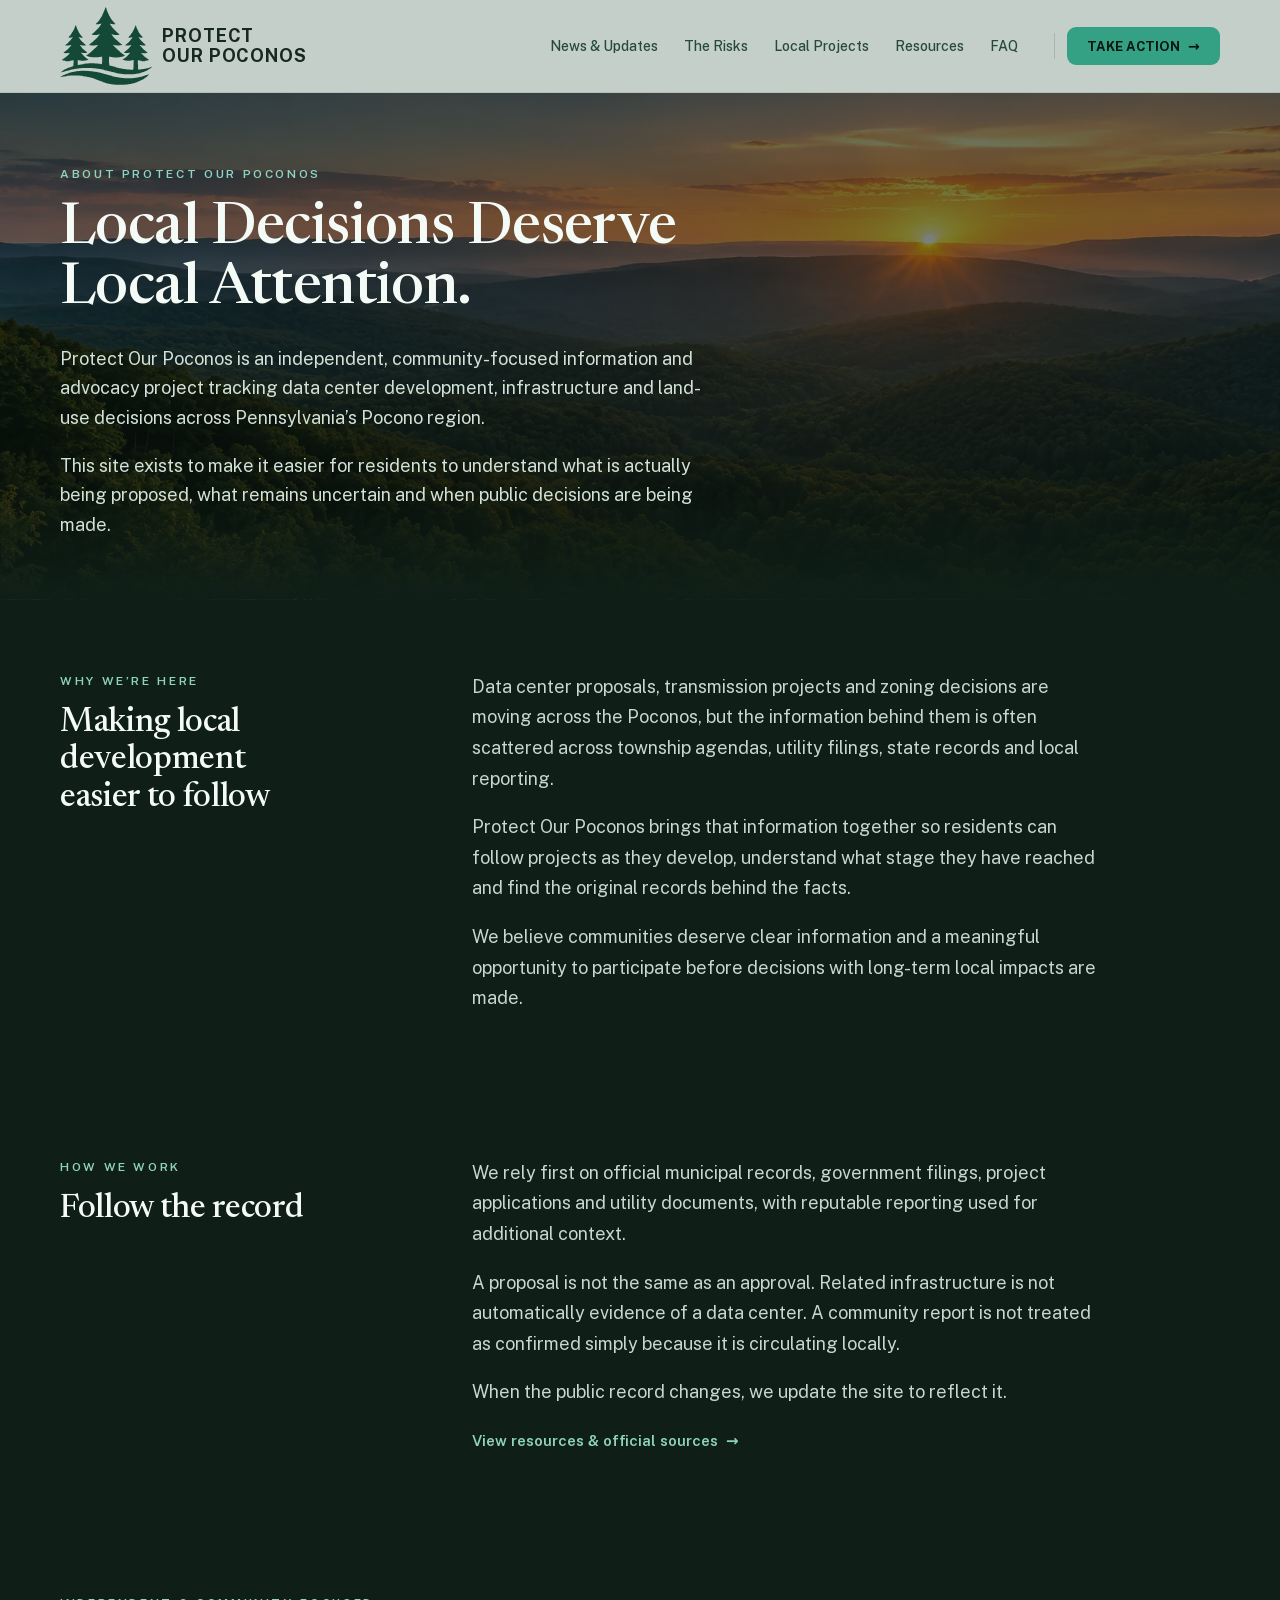
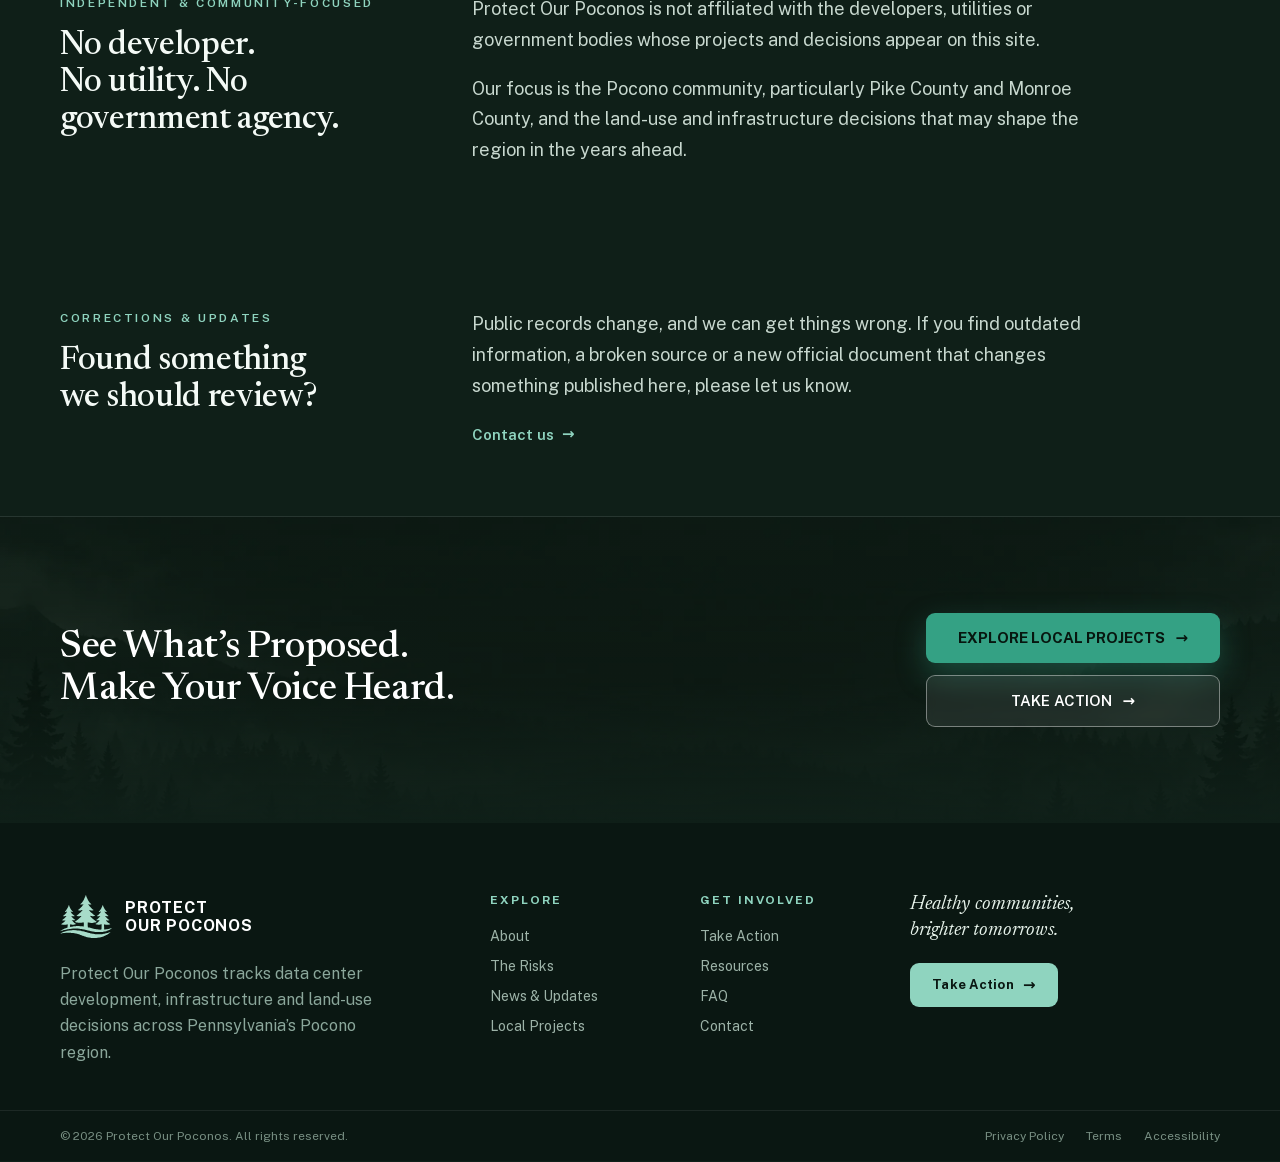
<file: about.html>
<!DOCTYPE html>
<html class="no-js" lang="en">
 <head>
  <meta charset="utf-8"/>
  <script>document.documentElement.classList.replace("no-js", "js");</script>
  <meta content="width=device-width, initial-scale=1" name="viewport"/>
  <title>About Protect Our Poconos | Data Center Development in PA</title>
  <meta content="Learn why Protect Our Poconos tracks data center development, infrastructure and land-use decisions across Pennsylvania’s Pocono region and how we verify information." name="description"/>
  <meta content="#0f1f18" name="theme-color"/>
  <link href="assets/css/foundation-subset.css" rel="stylesheet"/>
  <link href="assets/css/design.css" rel="stylesheet"/>
  <link href="assets/css/site.css" rel="stylesheet"/>
  <link href="assets/logo.svg" rel="icon" type="image/svg+xml"/>
  <script defer="True" src="assets/js/site.js">
  </script>
  <script defer src="assets/js/analytics.js"></script>
 <link href="assets/css/about.css" rel="stylesheet"/>
 <link href="assets/css/layout.css" rel="stylesheet"/>
 <link href="assets/css/fonts.css" rel="stylesheet"/>
<link rel="preload" href="assets/fonts/newsreader-normal.woff2" as="font" type="font/woff2" crossorigin/>
<link rel="preload" href="assets/fonts/public-sans-normal.woff2" as="font" type="font/woff2" crossorigin/>
</head>
 <body class="about-page">
  <a class="skip-link" href="#main-content">
   Skip to content
  </a>
  <div class="site-shell">
   <header class="site-header" id="top">
    <div class="header-inner grid-container section-inner">
     <a class="site-logo" href="index.html#top">
      <img alt="Protect Our Poconos" class="site-logo-img" height="286" src="./assets/logo.svg" width="341"/>
      <span class="site-logo-text">
       PROTECT
       <br/>
       OUR POCONOS
      </span>
     </a>
     <button aria-controls="primary-navigation" aria-expanded="false" class="menu-toggle" type="button">
      Menu
     </button>
     <nav aria-label="Main navigation" class="primary-navigation" id="primary-navigation">
      <a class="nav-link" href="news.html">News &amp; Updates</a>
      <a class="nav-link" href="issues.html">
       The Risks
      </a>
      <a class="nav-link" href="projects.html">
       Local Projects
      </a>


      <a class="nav-link" href="resources.html">
       Resources
      </a>
     <a class="nav-link" href="faq.html">FAQ</a><a class="nav-link mobile-action" href="take-action.html">Take Action <span class="mobile-action-arrow" aria-hidden="true">→</span></a></nav>
     <div class="header-actions">
      <span class="header-divider">
      </span>
      <a class="nav-cta cta-teal" href="take-action.html">TAKE ACTION <span class="nav-cta-arrow">→</span></a>
     </div>
    </div>
   </header>
   <main id="main-content" tabindex="-1">
    <section class="about-hero">
     <div class="about-inner">
      <p class="about-eyebrow">
       ABOUT PROTECT OUR POCONOS
      </p>
      <h1 class="about-title">
       Local Decisions Deserve Local Attention.
      </h1>
      <p class="about-lead">
       Protect Our Poconos is an independent, community-focused information and advocacy project tracking data center development, infrastructure and land-use decisions across Pennsylvania’s Pocono region.
      </p>
      <p class="about-lead">
       This site exists to make it easier for residents to understand what is actually being proposed, what remains uncertain and when public decisions are being made.
      </p>
     </div>
    </section>

    <section class="about-section" id="why-were-here">
     <div class="about-inner">
      <div class="about-head">
       <p class="about-kicker">
        WHY WE’RE HERE
       </p>
       <h2 class="about-heading">
        Making local development easier to follow
       </h2>
      </div>
      <div class="about-body">
       <div class="about-prose">
        <p>
         Data center proposals, transmission projects and zoning decisions are moving across the Poconos, but the information behind them is often scattered across township agendas, utility filings, state records and local reporting.
        </p>
        <p>
         Protect Our Poconos brings that information together so residents can follow projects as they develop, understand what stage they have reached and find the original records behind the facts.
        </p>
        <p>
         We believe communities deserve clear information and a meaningful opportunity to participate before decisions with long-term local impacts are made.
        </p>
       </div>
      </div>
     </div>
    </section>

    <section class="about-section" id="how-we-work">
     <div class="about-inner">
      <div class="about-head">
       <p class="about-kicker">
        HOW WE WORK
       </p>
       <h2 class="about-heading">
        Follow the record
       </h2>
      </div>
      <div class="about-body">
       <div class="about-prose">
        <p>
         We rely first on official municipal records, government filings, project applications and utility documents, with reputable reporting used for additional context.
        </p>
        <p>
         A proposal is not the same as an approval. Related infrastructure is not automatically evidence of a data center. A community report is not treated as confirmed simply because it is circulating locally.
        </p>
        <p>
         When the public record changes, we update the site to reflect it.
        </p>
       </div>
       <a class="link-arrow about-link" href="resources.html#official">
        View resources &amp; official sources
        <span aria-hidden="true">→</span>
       </a>
      </div>
     </div>
    </section>

    <section class="about-section" id="independence">
     <div class="about-inner">
      <div class="about-head">
       <p class="about-kicker">
        INDEPENDENT &amp; COMMUNITY-FOCUSED
       </p>
       <h2 class="about-heading">
        No developer. No utility. No government agency.
       </h2>
      </div>
      <div class="about-body">
       <div class="about-prose">
        <p>
         Protect Our Poconos is not affiliated with the developers, utilities or government bodies whose projects and decisions appear on this site.
        </p>
        <p>
         Our focus is the Pocono community, particularly Pike County and Monroe County, and the land-use and infrastructure decisions that may shape the region in the years ahead.
        </p>
       </div>
      </div>
     </div>
    </section>

    <section class="about-section" id="corrections">
     <div class="about-inner">
      <div class="about-head">
       <p class="about-kicker">
        CORRECTIONS &amp; UPDATES
       </p>
       <h2 class="about-heading">
        Found something we should review?
       </h2>
      </div>
      <div class="about-body">
       <div class="about-prose">
        <p>
         Public records change, and we can get things wrong. If you find outdated information, a broken source or a new official document that changes something published here, please let us know.
        </p>
       </div>
       <a class="link-arrow about-link" data-notice="A way to send corrections and tips is not open yet. A public contact address or form will be added here when available." data-notice-title="Contact us" href="#site-notice">
        Contact us
        <span aria-hidden="true">→</span>
       </a>
      </div>
     </div>
    </section>

    <section class="about-cta" id="get-involved">
     <div class="about-inner">
      <div class="about-cta-text">
       <h2 class="about-cta-title">
        See What’s Proposed. Make Your Voice Heard.
       </h2>
      </div>
      <div class="about-cta-actions">
       <a class="cta-teal cta-lg about-cta-primary" href="projects.html">
        EXPLORE LOCAL PROJECTS
        <span aria-hidden="true">→</span>
       </a>
       <a class="cta-ghost cta-lg about-cta-secondary" href="take-action.html">
        TAKE ACTION
        <span aria-hidden="true">→</span>
       </a>
      </div>
     </div>
    </section>
   </main>
   <footer class="site-footer" id="resources">
    <div class="grid-container section-inner footer-inner">
     <div class="footer-brand">
      <div class="footer-brand-head">
       <img alt="Protect Our Poconos" class="footer-logo" decoding="async" height="286" loading="lazy" src="./assets/logo-light.svg" width="341"/>
       <span class="footer-brand-name">
        PROTECT
        <br/>
        OUR POCONOS
       </span>
      </div>
      <p class="footer-brand-text">
       Protect Our Poconos tracks data center development, infrastructure and land-use decisions across Pennsylvania’s Pocono region.
      </p>
      <!-- Social icons removed for now; SVG assets kept here for when channels are added:
          Facebook: <svg width="16" height="16" viewBox="0 0 24 24" fill="#9fb8ad"><path d="M13 22v-8h3l.5-3H13V9c0-1 .3-1.5 1.7-1.5H17V4.9c-.3 0-1.4-.1-2.6-.1-2.6 0-4.4 1.6-4.4 4.5V11H7v3h3v8z"></path></svg>
          Instagram: <svg width="16" height="16" viewBox="0 0 24 24" fill="none" stroke="#9fb8ad" stroke-width="1.8"><rect x="3" y="3" width="18" height="18" rx="5"></rect><circle cx="12" cy="12" r="4"></circle><circle cx="17.5" cy="6.5" r="1" fill="#9fb8ad" stroke="none"></circle></svg>
          YouTube: <svg width="17" height="17" viewBox="0 0 24 24" fill="#9fb8ad"><path d="M22 8.2a3 3 0 00-2.1-2.1C18 5.5 12 5.5 12 5.5s-6 0-7.9.6A3 3 0 002 8.2 31 31 0 002 12a31 31 0 00.1 3.8 3 3 0 002.1 2.1c1.9.6 7.9.6 7.9.6s6 0 7.9-.6a3 3 0 002.1-2.1A31 31 0 0022 12a31 31 0 00-.1-3.8zM10 15V9l5 3z"></path></svg>
          X: <svg width="14" height="14" viewBox="0 0 24 24" fill="#9fb8ad"><path d="M18 2h3l-7 8 8.5 12H16l-5-6.6L5 22H2l7.5-8.6L1.5 2H8l4.5 6zM16.8 20h1.7L7.3 3.8H5.5z"></path></svg>
        -->
     </div>
     <nav aria-label="Footer navigation" class="footer-nav">
      <p class="footer-nav-title">
       EXPLORE
      </p>
      <a class="footer-link" href="about.html">
       About
      </a>
      <a class="footer-link" href="issues.html">
       The Risks
      </a>
      <a class="footer-link" href="news.html">
       News &amp; Updates
      </a>
      <a class="footer-link" href="projects.html">
       Local Projects
      </a>
     </nav>
     <nav class="footer-nav">
      <p class="footer-nav-title">
       GET INVOLVED
      </p>
      <a class="footer-link" href="take-action.html">
       Take Action
      </a>
      <a class="footer-link" href="resources.html">
       Resources
      </a>
      <a class="footer-link" href="faq.html">FAQ</a>
      <a class="footer-link" data-notice="Contact information will be added here when available." data-notice-title="Contact" href="#site-notice">
       Contact
      </a>
     </nav>
     <div class="footer-cta-col">
      <p class="footer-cta-text">
       Healthy communities,
       <br/>
       brighter tomorrows.
      </p>
      <a class="footer-cta" href="take-action.html">
       Take Action
       <span class="text-cta-arrow">
        →
       </span>
      </a>
     </div>
    </div>
    <div class="footer-bottom">
     <div class="grid-container section-inner footer-bottom-inner">
      <span class="footer-copyright">
       © 2026 Protect Our Poconos. All rights reserved.
      </span>
      <div class="footer-legal-links">
       <a class="footer-legal-link" data-notice="The public site uses Google Analytics 4 to understand visits and page usage. Google Analytics uses cookies and collects information such as pages viewed, referring sites, and browser and device details. This information is processed by Google. Analytics is disabled on local previews. Fonts are served directly by this site. Signup and tip submission forms are not currently available." data-notice-title="Privacy" href="#site-notice">
        Privacy Policy
       </a>
       <a class="footer-legal-link" data-notice="This community information site links to public records. Proposals and meeting schedules can change; check the linked official source for current details." data-notice-title="Terms" href="#site-notice">
        Terms
       </a>
       <a class="footer-legal-link" data-notice="This site supports keyboard navigation, a skip-to-content link, responsive layouts, and reduced-motion preferences. Contact details for reporting an accessibility issue will be added when available." data-notice-title="Accessibility" href="#site-notice">
        Accessibility
       </a>
      </div>
     </div>
    </div>
   </footer>
  </div>
  <dialog aria-labelledby="notice-title" id="site-notice">
   <form method="dialog">
    <button aria-label="Close dialog" class="notice-close">
     ×
    </button>
   </form>
   <h2 id="notice-title">
   </h2>
   <p id="notice-body">
   </p>
   <button class="button notice-done" type="button">
    Got it
   </button>
  </dialog>
  <p class="show-for-sr" id="share-status" role="status">
  </p>
  <noscript>
   Some project details and signup links are still being prepared. Interactive notices require JavaScript.
  </noscript>
 </body>
</html>
</file>
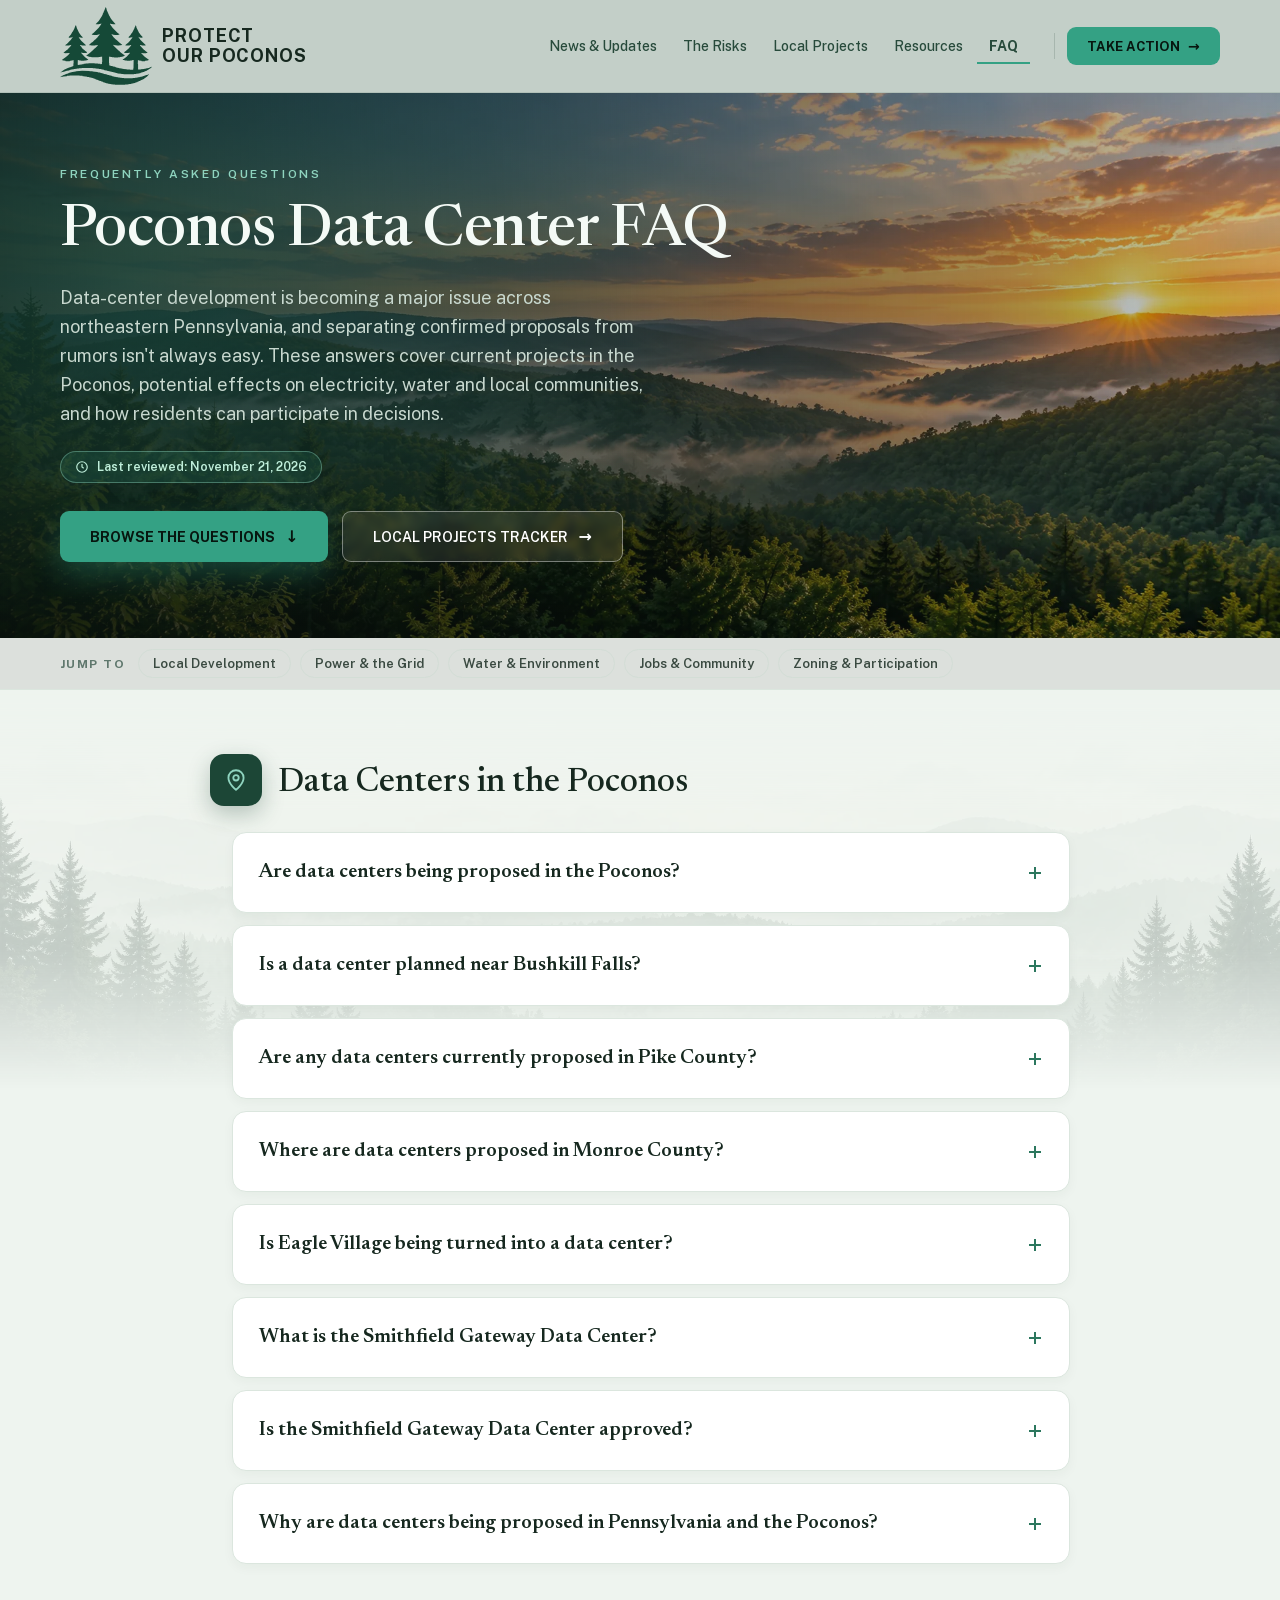
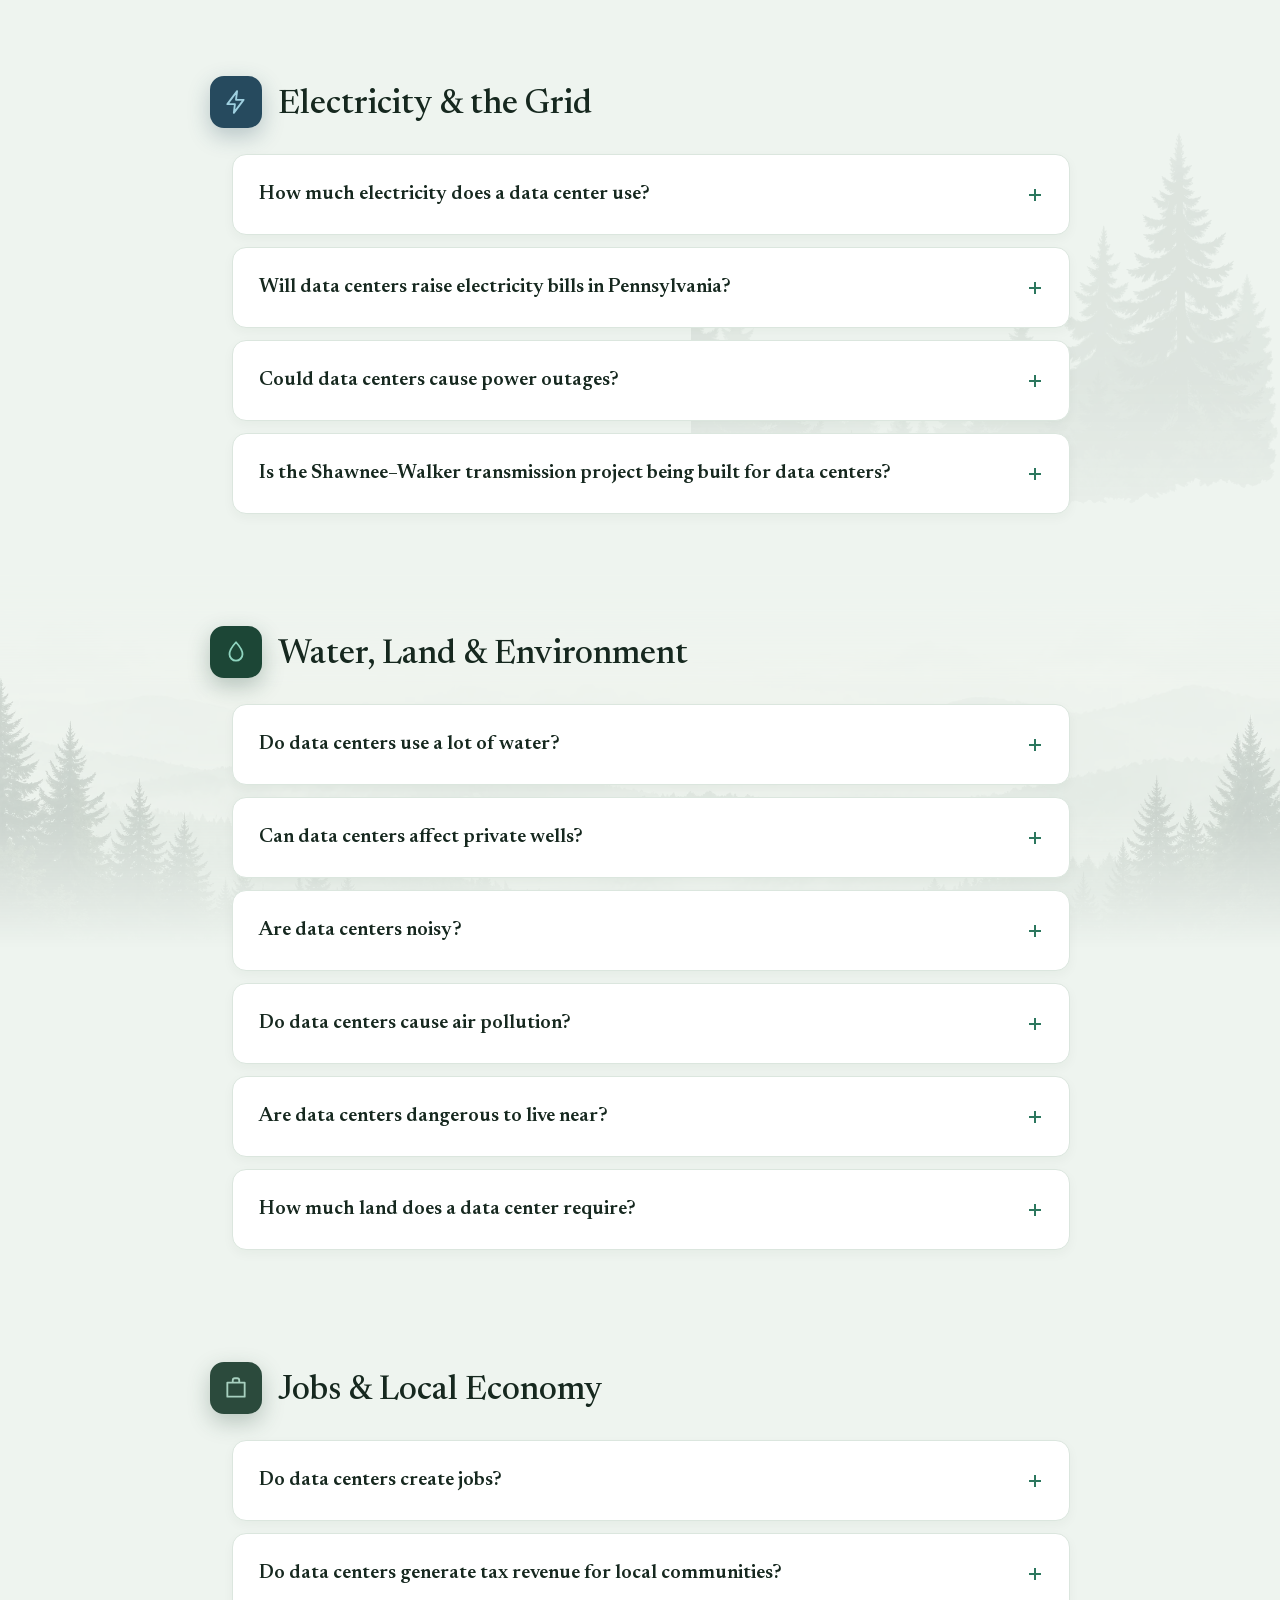
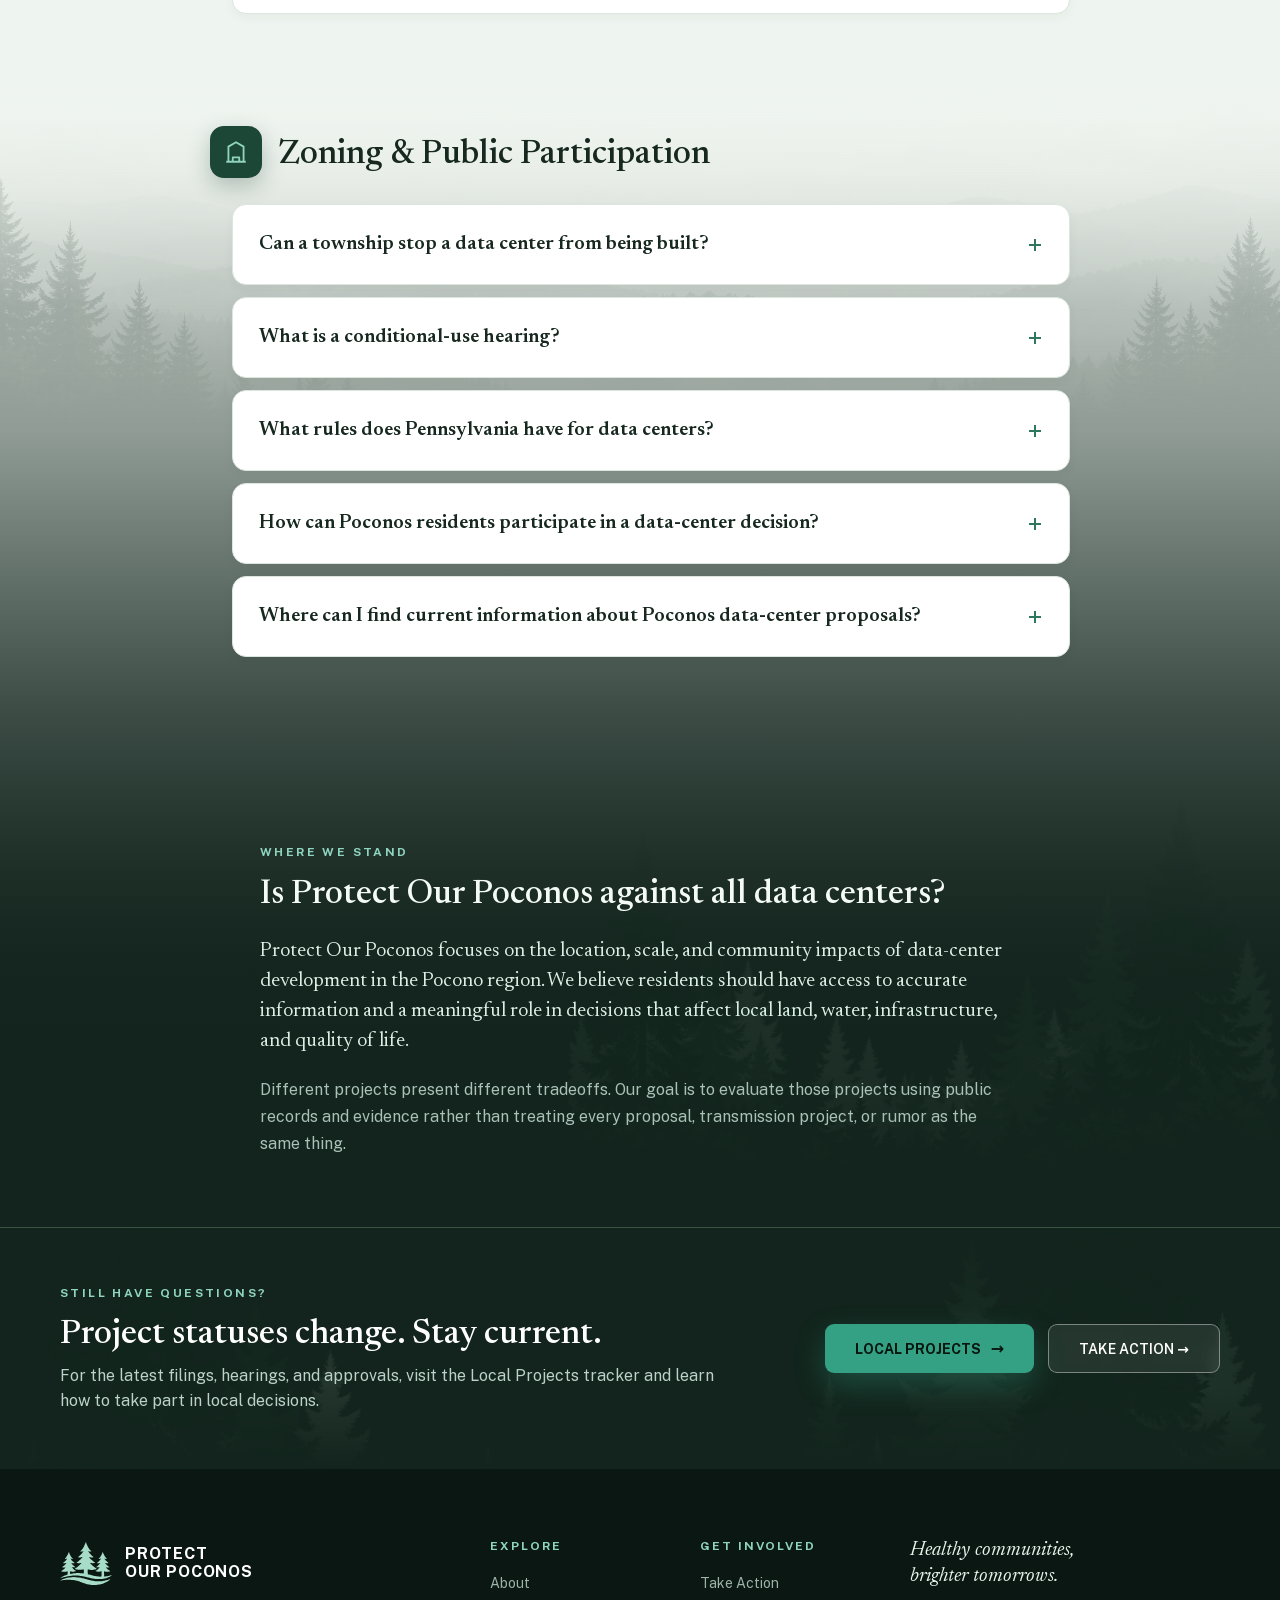
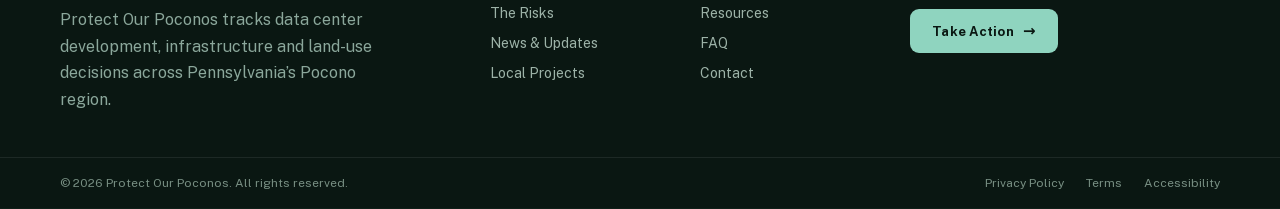
<file: faq.html>
<!DOCTYPE html>
<html class="no-js" lang="en">
 <head>
  <meta charset="utf-8"/>
  <script>document.documentElement.classList.replace("no-js", "js");</script>
  <meta content="width=device-width, initial-scale=1" name="viewport"/>
  <title>Poconos Data Center FAQ | Pennsylvania Projects, Power, Water &amp; More</title>
  <meta content="Answers about data centers in the Poconos, including Pike and Monroe County proposals, power, water, noise, jobs and Pennsylvania zoning." name="description"/>
  <meta content="#0f1f18" name="theme-color"/>
  <link href="assets/css/foundation-subset.css" rel="stylesheet"/>
  <link href="assets/css/design.css" rel="stylesheet"/>
  <link href="assets/css/site.css" rel="stylesheet"/>
  <link href="assets/logo.svg" rel="icon" type="image/svg+xml"/>
  <script defer="True" src="assets/js/site.js">
  </script>
  <script defer src="assets/js/analytics.js"></script>
 <link href="assets/css/faq.css" rel="stylesheet"/>
 <link href="assets/css/layout.css" rel="stylesheet"/>
 <link href="assets/css/fonts.css" rel="stylesheet"/>
<link rel="preload" href="assets/fonts/newsreader-normal.woff2" as="font" type="font/woff2" crossorigin/>
<link rel="preload" href="assets/fonts/public-sans-normal.woff2" as="font" type="font/woff2" crossorigin/>
</head>
 <body class="faq-page">
  <a class="skip-link" href="#main-content">
   Skip to content
  </a>
  <div class="site-shell">
   <!-- ============ NAV ============ -->
   <header class="site-header" id="top">
    <div class="header-inner grid-container section-inner">
     <a class="site-logo" href="index.html#top">
      <img alt="Protect Our Poconos" class="site-logo-img" height="286" src="./assets/logo.svg" width="341"/>
      <span class="site-logo-text">
       PROTECT
       <br/>
       OUR POCONOS
      </span>
     </a>
     <button aria-controls="primary-navigation" aria-expanded="false" class="menu-toggle" type="button">
      Menu
     </button>
     <nav aria-label="Main navigation" class="primary-navigation" id="primary-navigation">
      <a class="nav-link" href="news.html">News &amp; Updates</a>
      <a class="nav-link" href="issues.html">
       The Risks
      </a>
      <a class="nav-link" href="projects.html">
       Local Projects
      </a>


      <a class="nav-link" href="resources.html">
       Resources
      </a>
     <a class="nav-link" href="faq.html" aria-current="page">FAQ</a><a class="nav-link mobile-action" href="take-action.html">Take Action <span class="mobile-action-arrow" aria-hidden="true">→</span></a></nav>
     <div class="header-actions">
      <span class="header-divider">
      </span>
      <a class="nav-cta cta-teal" href="take-action.html">TAKE ACTION <span class="nav-cta-arrow">→</span></a>
     </div>
    </div>
   </header>
   <main id="main-content" tabindex="-1"><section class="faq-hero-frame">
<div class="faq-hero-scene">
<img alt="" aria-hidden="true" class="faq-hero-image" decoding="async" loading="lazy" src="assets/forest-silhouette.webp"/>
<div aria-hidden="true" class="faq-hero-overlay"></div>
<div class="faq-hero-inner faq-wrap">
<div class="faq-hero-copy">
<p class="faq-hero-eyebrow">FREQUENTLY ASKED QUESTIONS</p>
<h1 class="faq-hero-heading">Poconos Data Center FAQ</h1>
<p class="faq-hero-text">Data-center development is becoming a major issue across northeastern Pennsylvania, and separating confirmed proposals from rumors isn't always easy. These answers cover current projects in the Poconos, potential effects on electricity, water and local communities, and how residents can participate in decisions.</p>
<div class="hero-reviewed"><span class="review-badge"><svg aria-hidden="true" fill="none" height="14" stroke="currentColor" stroke-width="2" viewBox="0 0 24 24" width="14"><circle cx="12" cy="12" r="9"></circle><path d="M12 7v5l3 2"></path></svg><span>Last reviewed: <time datetime="2026-11-21">November 21, 2026</time></span></span></div>
<div class="faq-hero-cta-row">
<a class="cta-teal" href="#local">BROWSE THE QUESTIONS <span class="cta-arrow">↓</span></a>
<a class="cta-ghost" href="projects.html">LOCAL PROJECTS TRACKER <span class="cta-arrow">→</span></a>
</div>
</div>
</div>
</div>
</section><nav aria-label="FAQ topics" class="faq-jump faq-jump-bar">
<div class="faq-jump-row faq-wrap">
<span class="faq-jump-label">JUMP TO</span>
<a class="topic-pill" href="#local">Local Development</a>
<a class="topic-pill" href="#power">Power &amp; the Grid</a>
<a class="topic-pill" href="#water">Water &amp; Environment</a>
<a class="topic-pill" href="#jobs">Jobs &amp; Community</a>
<a class="topic-pill" href="#zoning">Zoning &amp; Participation</a>
</div>
</nav><section class="faq-local-section" id="local">
<img alt="" aria-hidden="true" class="faq-local-bg-image" decoding="async" loading="lazy" src="assets/misty-forest.webp"/>
<div class="faq-local-inner">
<div class="faq-icon-row">
<span class="faq-icon-badge"><svg fill="none" height="26" stroke="currentColor" stroke-width="1.7" viewbox="0 0 24 24" width="26"><path d="M12 21s-7-5.2-7-11a7 7 0 0114 0c0 5.8-7 11-7 11z"></path><circle cx="12" cy="10" r="2.5"></circle></svg></span>
<div>

<h2 class="faq-icon-title serif-icon-label">Data Centers in the Poconos</h2>
</div>
</div>
<div class="faq-answer-list">
<details class="faq-item card">
<summary>Are data centers being proposed in the Poconos?</summary>
<div class="faq-ans"><p class="faq-p">Yes. Protect Our Poconos tracks documented proposals in Monroe County including <strong>Smithfield Gateway</strong>, <strong>Pennsylvania Glacial Till</strong>, and <strong>Pocono Manor</strong>, along with <strong>Project Hazelnut</strong> in Hazle Township, Luzerne County, which recent coverage has described as a project in the Pocono foothills. The tracker also includes related transmission projects and properties being monitored where a data-center proposal has not been established.</p><p class="faq-p-end">A documented proposal does not mean a project has received final approval or will necessarily be built. We distinguish confirmed proposals from infrastructure projects, watchlist properties, and community rumors.</p><a class="faq-more-link" href="projects.html#project-hazelnut">See Project Hazelnut in the Local Projects tracker <span>→</span></a></div>
</details>
<details class="faq-item card">
<summary>Is a data center planned near Bushkill Falls?</summary>
<div class="faq-ans"><p class="faq-p">No formal data-center proposal near Bushkill Falls has been identified in the public records reviewed by Protect Our Poconos.</p><p class="faq-p-end">However, Lehman Township has adopted regulations governing future data centers (<strong>Ordinance 155</strong>, adopted November 2025), major transmission infrastructure is being developed through the Bushkill area, and confirmed proposals are advancing elsewhere in the Poconos. Together those developments have contributed to local concern about where future projects could be proposed.</p><div class="faq-meta-row"><a class="faq-more-link" href="projects.html">Local Projects <span>→</span></a><span class="faq-dot-sep">·</span><a class="faq-more-link" href="resources.html">Resources <span>→</span></a><a class="faq-source-tag" href="https://www.lehmantownship.com/wp-content/uploads/2025/12/November-20-2025.pdf" rel="noopener noreferrer" target="_blank">Source: Lehman Township ↗</a></div></div>
</details>
<details class="faq-item card">
<summary>Are any data centers currently proposed in Pike County?</summary>
<div class="faq-ans"><p class="faq-p">We have not identified a formal public data-center application in Pike County comparable to the confirmed proposals currently being reviewed in Monroe County.</p><p class="faq-p">Westfall Township lists a hearing on proposed data-center zoning rules for December 7, 2026, at 6 p.m. at the township municipal building, 102 LaBarr Lane, Matamoras. Zoning consideration does not establish a development application or project approval. <a href="https://westfalltownship.org/public-notice-data-center-ordinance-hearing/" rel="noopener noreferrer" target="_blank">Official township notice ↗</a></p><p class="faq-p">Lehman Township’s <a href="https://www.lehmantownship.com/wp-content/uploads/2026/11/2026-NOVEMBER-12-AGENDA.pdf" rel="noopener noreferrer" target="_blank">November 12 supervisors’ agenda</a> listed amendments to its data-center ordinance. The text and vote outcome remain unverified.</p><p class="faq-p-end">There has been community speculation involving properties in <strong>Lehman and Dingman townships</strong>, including the former Tamiment/Eagle Village area and land near Route 739, but those claims should not be confused with confirmed development applications.</p><a class="faq-more-link" href="projects.html">Local Projects <span>→</span></a></div>
</details>
<details class="faq-item card">
<summary>Where are data centers proposed in Monroe County?</summary>
<div class="faq-ans"><p class="faq-p">Current documented proposals include the <strong>Smithfield Gateway Data Center</strong> in Smithfield Township, the <strong>Pennsylvania Glacial Till</strong> proposal in Tobyhanna Township, and proposed data-center development around <strong>Pocono Manor</strong>.</p><p class="faq-p-end">The projects differ significantly in size, zoning status, and stage of review, so they should not be treated as one regional project.</p><a class="faq-more-link" href="projects.html">Local Projects <span>→</span></a></div>
</details>
<details class="faq-item card">
<summary>Is Eagle Village being turned into a data center?</summary>
<div class="faq-ans"><p class="faq-p">There is currently <strong>no confirmed public data-center application or official announcement</strong> for Eagle Village or the nearby former Tamiment/Unity House property that Protect Our Poconos has identified.</p><p class="faq-p-end">Official records document a 2024 redevelopment inquiry for the former Tamiment property, and a separate 232-acre industrial site was advertised along Bushkill Falls Road. Neither record identifies a data-center project, and the reviewed material does not establish that the properties are connected.</p><a class="faq-more-link" href="projects.html#eagle-village">See the Former Tamiment / Eagle Village entry <span>→</span></a></div>
</details>
<details class="faq-item card">
<summary>What is the Smithfield Gateway Data Center?</summary>
<div class="faq-ans"><p class="faq-p">Smithfield Gateway is a proposed large-scale data center in <strong>Smithfield Township, Monroe County</strong>.</p><p class="faq-p-end">The township engineer’s review of the revised plans describes a two-story building totaling approximately <strong>500,000 square feet</strong>, with a ground footprint of approximately <strong>250,000 square feet</strong>. The proposal is undergoing the township's conditional-use process. Smithfield Township maintains the official application documents and hearing materials online.</p><div class="faq-meta-row"><a class="faq-more-link" href="projects.html#smithfield-gateway">Smithfield Gateway project entry <span>→</span></a><a class="faq-source-tag" href="https://smithfieldtownship.com/odp/gatewaydc/" rel="noopener noreferrer" target="_blank">Source: Smithfield Township ↗</a></div></div>
</details>
<details class="faq-item card">
<summary>Is the Smithfield Gateway Data Center approved?</summary>
<div class="faq-ans"><p class="faq-p"><strong>Not for construction.</strong> The current proceeding concerns <strong>conditional-use approval</strong>, which determines whether the proposed use satisfies the township's applicable zoning requirements. Smithfield Township explicitly states that the application is for conditional use rather than land-development approval. Additional approvals and permits would still be required before construction could proceed.</p><p class="faq-p-end">The township lists the continued hearing for December 9, 2026, at 6 p.m. at J.T. Lambert Intermediate School. Check the township notice before attending.</p><div class="faq-meta-row"><a class="faq-more-link" href="projects.html#smithfield-gateway">Smithfield project entry <span>→</span></a><a class="faq-source-tag" href="https://smithfieldtownship.com/odp/gatewaydc/" rel="noopener noreferrer" target="_blank">Source: Smithfield Township ↗</a></div></div>
</details>
<details class="faq-item card">
<summary>Why are data centers being proposed in Pennsylvania and the Poconos?</summary>
<div class="faq-ans"><p class="faq-p">Demand for cloud computing and artificial intelligence has increased the need for large computing facilities and the electricity infrastructure that supports them. Developers typically look for combinations of available land, electrical capacity, fiber connectivity, cooling options, and access to major markets.</p><p class="faq-p-end">Pennsylvania has attracted significant interest. State officials reported in August 2026 that at least <strong>100 potential projects</strong> were known to the Commonwealth, and said most had not taken meaningful steps toward permitting or development. Statewide interest does not mean every discussed project will ultimately be built.</p><a class="faq-source-tag-solo" href="https://www.pa.gov/governor/newsroom/2026-press-releases/governor-shapiro-signs-executive-order-on-data-center-developmen" rel="noopener noreferrer" target="_blank">Source: Commonwealth of Pennsylvania ↗</a></div>
</details>
</div>
</div>
</section><section class="faq-power-section" id="power">
<img alt="" aria-hidden="true" class="faq-power-bg-image" decoding="async" loading="lazy" src="assets/forest-silhouette.webp"/>
<div class="faq-power-inner">
<div class="faq-icon-row">
<span class="faq-icon-badge faq-icon-badge--blue"><svg fill="none" height="26" stroke="currentColor" stroke-linejoin="round" stroke-width="1.7" viewbox="0 0 24 24" width="26"><path d="M13 2L4 14h7l-1 8 9-12h-7z"></path></svg></span>
<div>

<h2 class="faq-icon-title serif-icon-label">Electricity &amp; the Grid</h2>
</div>
</div>
<div class="faq-answer-list">
<details class="faq-item card">
<summary>How much electricity does a data center use?</summary>
<div class="faq-ans"><p class="faq-p">There is no single number. Electricity demand varies enormously depending on the size and type of facility. Large AI and cloud data centers can require hundreds of megawatts of capacity. For local context, the Smithfield Gateway load study evaluated <strong>150 and 250 MVA</strong> additions. The township engineer reported that both scenarios raised grid issues that require further review.</p><p class="faq-p-end">Nationally, data centers consumed about <strong>4.4% of U.S. electricity in 2023</strong>, and federal estimates project their share could grow substantially as AI and cloud computing expand.</p><div class="faq-meta-row"><a class="faq-more-link" href="issues.html#i-power">The Risks: Power <span>→</span></a><a class="faq-source-tag" href="https://www.energy.gov/articles/doe-releases-new-report-evaluating-increase-electricity-demand-data-centers" rel="noopener noreferrer" target="_blank">Source: U.S. DOE ↗</a><a class="faq-source-tag" href="https://smithfieldtownship.com/wp-content/uploads/2026/09/Smithfield-Gateway-Data-Center_Conditional-Use-Review-No.-2.pdf" rel="noopener noreferrer" target="_blank">Source: Township engineer ↗</a></div></div>
</details>
<details class="faq-item card">
<summary>Will data centers raise electricity bills in Pennsylvania?</summary>
<div class="faq-ans"><p class="faq-p">Not necessarily, but the concern is legitimate. Rapidly adding very large electrical loads can require new generation, transmission, and grid upgrades. If supply and infrastructure fail to keep pace, those pressures can affect regional electricity costs.</p><p class="faq-p-end">Pennsylvania’s <strong>GRID agreements</strong> require participating developers to secure enough new capacity and energy to serve their facilities and pay for grid costs their projects cause. Whether a particular project affects household bills depends on the project, utility arrangements, and the broader regional market.</p><div class="faq-meta-row"><a class="faq-more-link" href="issues.html#i-power">The Risks: Power <span>→</span></a><a class="faq-source-tag" href="https://dced.pa.gov/business-assistance/data-center-resources/grid-requirements/" rel="noopener noreferrer" target="_blank">Source: PA DCED ↗</a></div></div>
</details>
<details class="faq-item card">
<summary>Could data centers cause power outages?</summary>
<div class="faq-ans"><p class="faq-p">A data center does not automatically cause blackouts simply because it uses a large amount of electricity. The concern is whether new demand is added faster than generation, transmission, and distribution capacity can support it. Utilities and grid operators study large new loads and may require infrastructure upgrades before connecting them.</p><p class="faq-p-end">The broader increase in electricity demand from data centers is one reason federal and regional planners are studying additional generation and transmission capacity.</p><a class="faq-source-tag-solo" href="https://www.energy.gov/oe/articles/does-office-electricity-publishes-2026-draft-national-transmission-needs-study" rel="noopener noreferrer" target="_blank">Source: U.S. DOE ↗</a></div>
</details>
<details class="faq-item card">
<summary>Is the Shawnee–Walker transmission project being built for data centers?</summary>
<div class="faq-ans"><p class="faq-p">We have found <strong>no public evidence that the Shawnee–Walker project was originally created specifically for data centers</strong>. FirstEnergy says the approximately 30-mile, 69-kV project is intended to increase capacity, accommodate existing and future load growth, and improve reliability in parts of Monroe and Pike counties.</p><p class="faq-p-end">PJM planning records show the Shawnee–Walker line was under consideration in <strong>2019</strong> to improve reliability and give the utility more ways to restore service. Added capacity can also support future demand.</p><div class="faq-meta-row"><a class="faq-more-link" href="projects.html#shawnee-walker">Shawnee–Walker entry <span>→</span></a><a class="faq-source-tag" href="https://www.firstenergycorp.com/about/transmission_projects/pennsylvania/shawnee-walker.html" rel="noopener noreferrer" target="_blank">Source: FirstEnergy ↗</a><a class="faq-source-tag" href="https://www.pjm.com/-/media/DotCom/committees-groups/committees/srrtep-ma/20190125/20190125-first-energy-supp.pdf#page=8" rel="noopener noreferrer" target="_blank">Source: PJM planning record ↗</a></div></div>
</details>
</div>
</div>
</section><section class="faq-water-section" id="water">
<img alt="" aria-hidden="true" class="faq-water-bg-image" decoding="async" loading="lazy" src="assets/misty-forest.webp"/>
<div class="faq-water-inner">
<div class="faq-icon-row">
<span class="faq-icon-badge"><svg fill="none" height="26" stroke="currentColor" stroke-linejoin="round" stroke-width="1.7" viewbox="0 0 24 24" width="26"><path d="M12 3s6 6.5 6 11a6 6 0 01-12 0c0-4.5 6-11 6-11z"></path></svg></span>
<div>

<h2 class="faq-icon-title serif-icon-label">Water, Land &amp; Environment</h2>
</div>
</div>
<div class="faq-answer-list">
<details class="faq-item card">
<summary>Do data centers use a lot of water?</summary>
<div class="faq-ans"><p class="faq-p">Some do. Others use relatively little. Water consumption depends heavily on the cooling system, climate, facility design, and whether water is reused. The Susquehanna River Basin Commission says data-center cooling demand can range from <strong>very low to millions of gallons per day</strong> depending on the technology used.</p><p class="faq-p-end">That is why statements such as "every data center uses millions of gallons per day" are misleading.</p><div class="faq-meta-row"><a class="faq-more-link" href="issues.html#i-water">The Risks: Water <span>→</span></a><a class="faq-source-tag" href="https://www.srbc.gov/regulatory/data-centers/" rel="noopener noreferrer" target="_blank">Source: SRBC ↗</a></div></div>
</details>
<details class="faq-item card">
<summary>Can data centers affect private wells?</summary>
<div class="faq-ans"><p class="faq-p">Potentially, but the answer is site-specific. A facility that requires substantial groundwater withdrawals could affect nearby groundwater levels depending on geology, withdrawal volume, and location. A facility using little or no groundwater may present a very different situation.</p><p class="faq-p-end">Because many Pocono residents rely on private wells, groundwater studies and disclosure of the proposed cooling system and water source are important parts of evaluating individual projects.</p><a class="faq-more-link" href="issues.html#i-water">The Risks: Water <span>→</span></a> <a class="faq-source-tag" href="https://www.usgs.gov/water-science-school/science/groundwater-wells" rel="noopener noreferrer" target="_blank">Source: U.S. Geological Survey ↗</a></div>
</details>
<details class="faq-item card">
<summary>Are data centers noisy?</summary>
<div class="faq-ans"><p class="faq-p">Data centers contain cooling equipment, fans, pumps, transformers, and other mechanical systems that can operate continuously. Backup generators also create noise during testing or emergency operation.</p><p class="faq-p-end">How noticeable that sound is at nearby homes depends on equipment selection, setbacks, sound barriers, terrain, and other site-specific factors. Noise should be evaluated using actual acoustical modeling and enforceable limits rather than assuming that every data center will either be silent or unbearably loud.</p><a class="faq-more-link" href="issues.html#i-noise">The Risks: Noise <span>→</span></a></div>
</details>
<details class="faq-item card">
<summary>Do data centers cause air pollution?</summary>
<div class="faq-ans"><p class="faq-p">Computing equipment itself is not a major source of combustion emissions, but many large data centers use <strong>diesel emergency generators</strong>.</p><p class="faq-p-end">Diesel exhaust contains pollutants including particulate matter and nitrogen oxides, and EPA recognizes health risks from sufficient exposure to diesel emissions. Modern emissions controls can substantially reduce those pollutants, and backup generators generally operate much less frequently than a conventional power plant. The relevant questions for a project include the number and type of generators, emissions controls, testing schedule, and distance from nearby homes.</p><div class="faq-meta-row"><a class="faq-more-link" href="issues.html#i-noise">The Risks <span>→</span></a><a class="faq-source-tag" href="https://www.epa.gov/verified-diesel-tech/reducing-harmful-diesel-emissions" rel="noopener noreferrer" target="_blank">Source: US EPA ↗</a></div></div>
</details>
<details class="faq-item card">
<summary>Are data centers dangerous to live near?</summary>
<div class="faq-ans"><p class="faq-p">Potential health concerns depend on what nearby residents are exposed to, including <strong>noise, diesel exhaust, construction activity, and site-specific air or water impacts</strong>. Whether nearby residents experience meaningful exposure depends on the design and location of the facility.</p><p class="faq-p-end">For a specific proposal, look for noise studies, generator emissions and operating limits, and assessments of potential impacts on drinking water.</p><a class="faq-more-link" href="issues.html">Explore The Risks <span>→</span></a></div>
</details>
<details class="faq-item card">
<summary>How much land does a data center require?</summary>
<div class="faq-ans"><p class="faq-p">It varies from a single large building to a multi-building campus spanning hundreds of acres. The building is only part of the site. Large facilities may also require cooling and electrical equipment, substations, backup generators, internal roads, stormwater infrastructure, security areas, and buffers.</p><p class="faq-p-end">For a local example, the proposed Smithfield Gateway building alone would have an approximately <strong>250,000-square-foot ground footprint</strong> and about <strong>500,000 square feet of total floor area</strong>.</p><div class="faq-meta-row"><a class="faq-more-link" href="issues.html#i-forests">The Risks: Forests <span>→</span></a><a class="faq-source-tag" href="https://smithfieldtownship.com/odp/gatewaydc/" rel="noopener noreferrer" target="_blank">Source: Smithfield Township ↗</a></div></div>
</details>
</div>
</div>
</section><section class="faq-jobs-section" id="jobs">
<div class="faq-jobs-inner">
<div class="faq-icon-row">
<span class="faq-icon-badge faq-icon-badge--olive"><svg fill="none" height="26" stroke="currentColor" stroke-linejoin="round" stroke-width="1.7" viewbox="0 0 24 24" width="26"><path d="M4 7h16v13H4z"></path><path d="M9 7V5a2 2 0 012-2h2a2 2 0 012 2v2"></path></svg></span>
<div>

<h2 class="faq-icon-title serif-icon-label">Jobs &amp; Local Economy</h2>
</div>
</div>
<div class="faq-answer-list">
<details class="faq-item card">
<summary>Do data centers create jobs?</summary>
<div class="faq-ans"><p class="faq-p">Yes, but construction employment and permanent employment are very different. Building a large data center can create substantial temporary work for electricians, construction trades, engineers, and contractors. Once operating, modern facilities generally require a much smaller permanent workforce.</p><p class="faq-p-end">Recent Brookings research found measurable employment gains in counties receiving large data centers, but estimated the typical effect at roughly <strong>100 to 200 additional jobs over a decade</strong>, depending on the type of facility. For Smithfield Gateway, the township engineer’s review cites the applicant’s estimate of <strong>40–60 employees</strong> across three rotating shifts.</p><div class="faq-meta-row"><a class="faq-more-link" href="issues.html#i-jobs">The Risks: Jobs <span>→</span></a><a class="faq-source-tag" href="https://www.brookings.edu/articles/new-evidence-on-data-center-employment-effects/" rel="noopener noreferrer" target="_blank">Source: Brookings ↗</a><a class="faq-source-tag" href="https://smithfieldtownship.com/wp-content/uploads/2026/09/Smithfield-Gateway-Data-Center_Conditional-Use-Review-No.-2.pdf" rel="noopener noreferrer" target="_blank">Source: Township engineer ↗</a></div></div>
</details>
<details class="faq-item card">
<summary>Do data centers generate tax revenue for local communities?</summary>
<div class="faq-ans"><p class="faq-p">They can. Large facilities may create significant taxable property and economic activity, but the actual fiscal benefit depends on local tax rules, incentives, exemptions, infrastructure costs, and agreements between developers and governments.</p><p class="faq-p-end">That means neither "data centers provide no economic benefit" nor "a data center will automatically lower everyone's taxes" should be treated as fact without analyzing the specific project.</p><a class="faq-more-link" href="issues.html#i-jobs">The Risks: Jobs &amp; Economy <span>→</span></a></div>
</details>
</div>
</div>
</section><section class="faq-zoning-section" id="zoning">
<img alt="" aria-hidden="true" class="faq-zoning-bg-image" decoding="async" loading="lazy" src="assets/misty-forest.webp"/>
<div class="faq-zoning-inner">
<div class="faq-icon-row">
<span class="faq-icon-badge"><svg fill="none" height="26" stroke="currentColor" stroke-linejoin="round" stroke-width="1.7" viewbox="0 0 24 24" width="26"><path d="M3 21h18M5 21V7l7-4 7 4v14M9 21v-4h6v4"></path></svg></span>
<div>

<h2 class="faq-icon-title serif-icon-label">Zoning &amp; Public Participation</h2>
</div>
</div>
<div class="faq-answer-list">
<details class="faq-item card">
<summary>Can a township stop a data center from being built?</summary>
<div class="faq-ans"><p class="faq-p">Local governments have significant authority over <strong>where and under what conditions development can occur</strong>, but that authority is not unlimited. Pennsylvania municipalities can regulate uses through zoning districts, conditional-use standards, setbacks, buffers, noise limits, and other land-use requirements. Whether an outright prohibition would be legally defensible is a more complicated zoning-law question.</p><p class="faq-p-end">Pennsylvania's GRID framework also requires local approvals before DEP issues permits. Qualifying applications from developers making legally binding GRID commitments can be reviewed while local approvals are pending; permit review is a separate step from permit issuance.</p><a class="faq-source-tag-solo" href="https://dced.pa.gov/business-assistance/data-center-resources/grid-requirements/" rel="noopener noreferrer" target="_blank">Source: PA DCED ↗</a></div>
</details>
<details class="faq-item card">
<summary>What is a conditional-use hearing?</summary>
<div class="faq-ans"><p class="faq-p">A conditional use is a land use that a zoning ordinance permits only when specified requirements are satisfied. During a conditional-use proceeding, the applicant presents evidence showing that its proposal meets those standards. Interested parties may have opportunities to present evidence or participate according to local procedures.</p><p class="faq-p-end">Conditional-use approval is <strong>not necessarily the same thing as final land-development or construction approval</strong>.</p><div class="faq-meta-row"><a class="faq-more-link" href="resources.html">Glossary <span>→</span></a><span class="faq-dot-sep">·</span><a class="faq-more-link" href="take-action.html">Take Action <span>→</span></a></div></div>
</details>
<details class="faq-item card">
<summary>What rules does Pennsylvania have for data centers?</summary>
<div class="faq-ans"><p class="faq-p">Pennsylvania's 2026 <strong>Governor's Responsible Infrastructure Development (GRID) Requirements</strong> address electricity costs, environmental protection, community engagement, transparency, and workforce development. The state’s template agreement covers projects with peak demand above 25 MW.</p><p class="faq-p-end">Following an August 2026 executive order, DEP can review qualifying applications from developers that make legally binding GRID commitments as applications are submitted. DEP will not issue permits until required local approvals are secured. Developers who decline those commitments face a review process that waits for local approvals and the required complete permit package. Local zoning and land-development requirements still apply. <a href="https://www.palegis.us/legislation/bills/2025/0/HB2888" rel="noopener noreferrer" target="_blank">House Bill 2888</a> would add reporting and other requirements for hyperscale facilities. It was referred to the House Energy Committee on November 4 and remains a proposal.</p><a class="faq-source-tag-solo" href="https://dced.pa.gov/business-assistance/data-center-resources/grid-requirements/" rel="noopener noreferrer" target="_blank">Source: PA DCED ↗</a></div>
</details>
<details class="faq-item card">
<summary>How can Poconos residents participate in a data-center decision?</summary>
<div class="faq-ans"><p class="faq-answer-lead">The right action depends on the decision being considered. Residents can:</p><ul class="faq-answer-list"><li>follow township agendas and project filings;</li><li>attend planning commission and supervisor meetings;</li><li>participate in public hearings;</li><li>submit comments during formal comment periods;</li><li>contact appropriate local or state officials;</li><li>review permit applications and supporting studies.</li></ul><p class="faq-p-end">For formal land-use proceedings, participation rules may differ from ordinary public comment. Always check the official notice for the specific project.</p><a class="faq-more-link" href="take-action.html">See how to Take Action <span>→</span></a></div>
</details>
<details class="faq-item card">
<summary>Where can I find current information about Poconos data-center proposals?</summary>
<div class="faq-ans"><p class="faq-p">Protect Our Poconos maintains a <strong>Local Projects</strong> tracker that separates documented proposals from related infrastructure, watchlist properties, and community rumors.</p><p class="faq-p-end">We link back to township records, utility materials, permit documents, and other primary sources whenever possible.</p><a class="faq-more-link" href="projects.html">Open the Local Projects tracker <span>→</span></a></div>
</details>
</div>
</div>
</section><section class="faq-stance faq-stance-frame" data-faq-stance="">
<img alt="" aria-hidden="true" class="faq-stance-bg-image" decoding="async" loading="lazy" src="assets/forest-silhouette.webp"/>
<div aria-hidden="true" class="faq-stance-overlay"></div>
<div class="faq-stance-inner">
<p class="faq-stance-eyebrow">WHERE WE STAND</p>
<h2 class="faq-stance-heading">Is Protect Our Poconos against all data centers?</h2>
<p class="faq-stance-text">Protect Our Poconos focuses on the location, scale, and community impacts of data-center development in the Pocono region. We believe residents should have access to accurate information and a meaningful role in decisions that affect local land, water, infrastructure, and quality of life.</p>
<p class="faq-stance-subtext">Different projects present different tradeoffs. Our goal is to evaluate those projects using public records and evidence rather than treating every proposal, transmission project, or rumor as the same thing.</p>
</div>
</section><section class="faq-closing faq-closing-frame">
<img alt="" aria-hidden="true" class="faq-closing-bg-image" decoding="async" loading="lazy" src="assets/forest-silhouette.webp"/>
<div class="faq-closing-row faq-wrap">
<div class="faq-closing-copy">
<p class="faq-closing-eyebrow">STILL HAVE QUESTIONS?</p>
<h2 class="faq-closing-heading">Project statuses change. Stay current.</h2>
<p class="faq-closing-text">For the latest filings, hearings, and approvals, visit the Local Projects tracker and learn how to take part in local decisions.</p>
</div>
<div class="faq-closing-cta-group">
<a class="cta-teal" href="projects.html">LOCAL PROJECTS <span class="cta-arrow">→</span></a>
<a class="cta-ghost" href="take-action.html">TAKE ACTION →</a>
</div>
</div>
</section></main>
   <!-- ============ HERO ============ -->
   <!-- ============ WHY THIS MATTERS (dark, faded mountains) ============ -->
   <!-- ============ LOCAL PROJECTS (LIGHT) ============ -->
   <!-- ============ KEY CONCERNS (dark, faded trees all over) ============ -->
   <!-- ============ SCALE + FACTS (LIGHT) ============ -->
   <!-- ============ NEWS + TAKE ACTION (dark, faded mountains) ============ -->
   <!-- ============ CLOSING CTA ============ -->
   <!-- ============ FOOTER ============ -->
   <footer class="site-footer" id="resources">
    <div class="grid-container section-inner footer-inner">
     <div class="footer-brand">
      <div class="footer-brand-head">
       <img alt="Protect Our Poconos" class="footer-logo" decoding="async" height="286" loading="lazy" src="./assets/logo-light.svg" width="341"/>
       <span class="footer-brand-name">
        PROTECT
        <br/>
        OUR POCONOS
       </span>
      </div>
      <p class="footer-brand-text">
       Protect Our Poconos tracks data center development, infrastructure and land-use decisions across Pennsylvania’s Pocono region.
      </p>
      <!-- Social icons removed for now; SVG assets kept here for when channels are added:
          Facebook: <svg width="16" height="16" viewBox="0 0 24 24" fill="#9fb8ad"><path d="M13 22v-8h3l.5-3H13V9c0-1 .3-1.5 1.7-1.5H17V4.9c-.3 0-1.4-.1-2.6-.1-2.6 0-4.4 1.6-4.4 4.5V11H7v3h3v8z"></path></svg>
          Instagram: <svg width="16" height="16" viewBox="0 0 24 24" fill="none" stroke="#9fb8ad" stroke-width="1.8"><rect x="3" y="3" width="18" height="18" rx="5"></rect><circle cx="12" cy="12" r="4"></circle><circle cx="17.5" cy="6.5" r="1" fill="#9fb8ad" stroke="none"></circle></svg>
          YouTube: <svg width="17" height="17" viewBox="0 0 24 24" fill="#9fb8ad"><path d="M22 8.2a3 3 0 00-2.1-2.1C18 5.5 12 5.5 12 5.5s-6 0-7.9.6A3 3 0 002 8.2 31 31 0 002 12a31 31 0 00.1 3.8 3 3 0 002.1 2.1c1.9.6 7.9.6 7.9.6s6 0 7.9-.6a3 3 0 002.1-2.1A31 31 0 0022 12a31 31 0 00-.1-3.8zM10 15V9l5 3z"></path></svg>
          X: <svg width="14" height="14" viewBox="0 0 24 24" fill="#9fb8ad"><path d="M18 2h3l-7 8 8.5 12H16l-5-6.6L5 22H2l7.5-8.6L1.5 2H8l4.5 6zM16.8 20h1.7L7.3 3.8H5.5z"></path></svg>
        -->
     </div>
     <nav aria-label="Footer navigation" class="footer-nav">
      <p class="footer-nav-title">
       EXPLORE
      </p>
      <a class="footer-link" href="about.html">
       About
      </a>
      <a class="footer-link" href="issues.html">
       The Risks
      </a>
      <a class="footer-link" href="news.html">
       News &amp; Updates
      </a>
      <a class="footer-link" href="projects.html">
       Local Projects
      </a>
     </nav>
     <nav class="footer-nav">
      <p class="footer-nav-title">
       GET INVOLVED
      </p>
      <a class="footer-link" href="take-action.html">
       Take Action
      </a>
      <a class="footer-link" href="resources.html">
       Resources
      </a>
      <a class="footer-link" href="faq.html">FAQ</a>
      <a class="footer-link" data-notice="Contact information will be added here when available." data-notice-title="Contact" href="#site-notice">
       Contact
      </a>
     </nav>
     <div class="footer-cta-col">
      <p class="footer-cta-text">
       Healthy communities,
       <br/>
       brighter tomorrows.
      </p>
      <a class="footer-cta" href="take-action.html">
       Take Action
       <span class="text-cta-arrow">
        →
       </span>
      </a>
     </div>
    </div>
    <div class="footer-bottom">
     <div class="grid-container section-inner footer-bottom-inner">
      <span class="footer-copyright">
       © 2026 Protect Our Poconos. All rights reserved.
      </span>
      <div class="footer-legal-links">
       <a class="footer-legal-link" data-notice="The public site uses Google Analytics 4 to understand visits and page usage. Google Analytics uses cookies and collects information such as pages viewed, referring sites, and browser and device details. This information is processed by Google. Analytics is disabled on local previews. Fonts are served directly by this site. Signup and tip submission forms are not currently available." data-notice-title="Privacy" href="#site-notice">
        Privacy Policy
       </a>
       <a class="footer-legal-link" data-notice="This community information site links to public records. Proposals and meeting schedules can change; check the linked official source for current details." data-notice-title="Terms" href="#site-notice">
        Terms
       </a>
       <a class="footer-legal-link" data-notice="This site supports keyboard navigation, a skip-to-content link, responsive layouts, and reduced-motion preferences. Contact details for reporting an accessibility issue will be added when available." data-notice-title="Accessibility" href="#site-notice">
        Accessibility
       </a>
      </div>
     </div>
    </div>
   </footer>
  </div>
  <dialog aria-labelledby="notice-title" id="site-notice">
   <form method="dialog">
    <button aria-label="Close dialog" class="notice-close">
     ×
    </button>
   </form>
   <h2 id="notice-title">
   </h2>
   <p id="notice-body">
   </p>
   <button class="button notice-done" type="button">
    Got it
   </button>
  </dialog>
  <p class="show-for-sr" id="share-status" role="status">
  </p>
  <noscript>
   Some project details and signup links are still being prepared. Interactive notices require JavaScript.
  </noscript>
 </body>
</html>
</file>
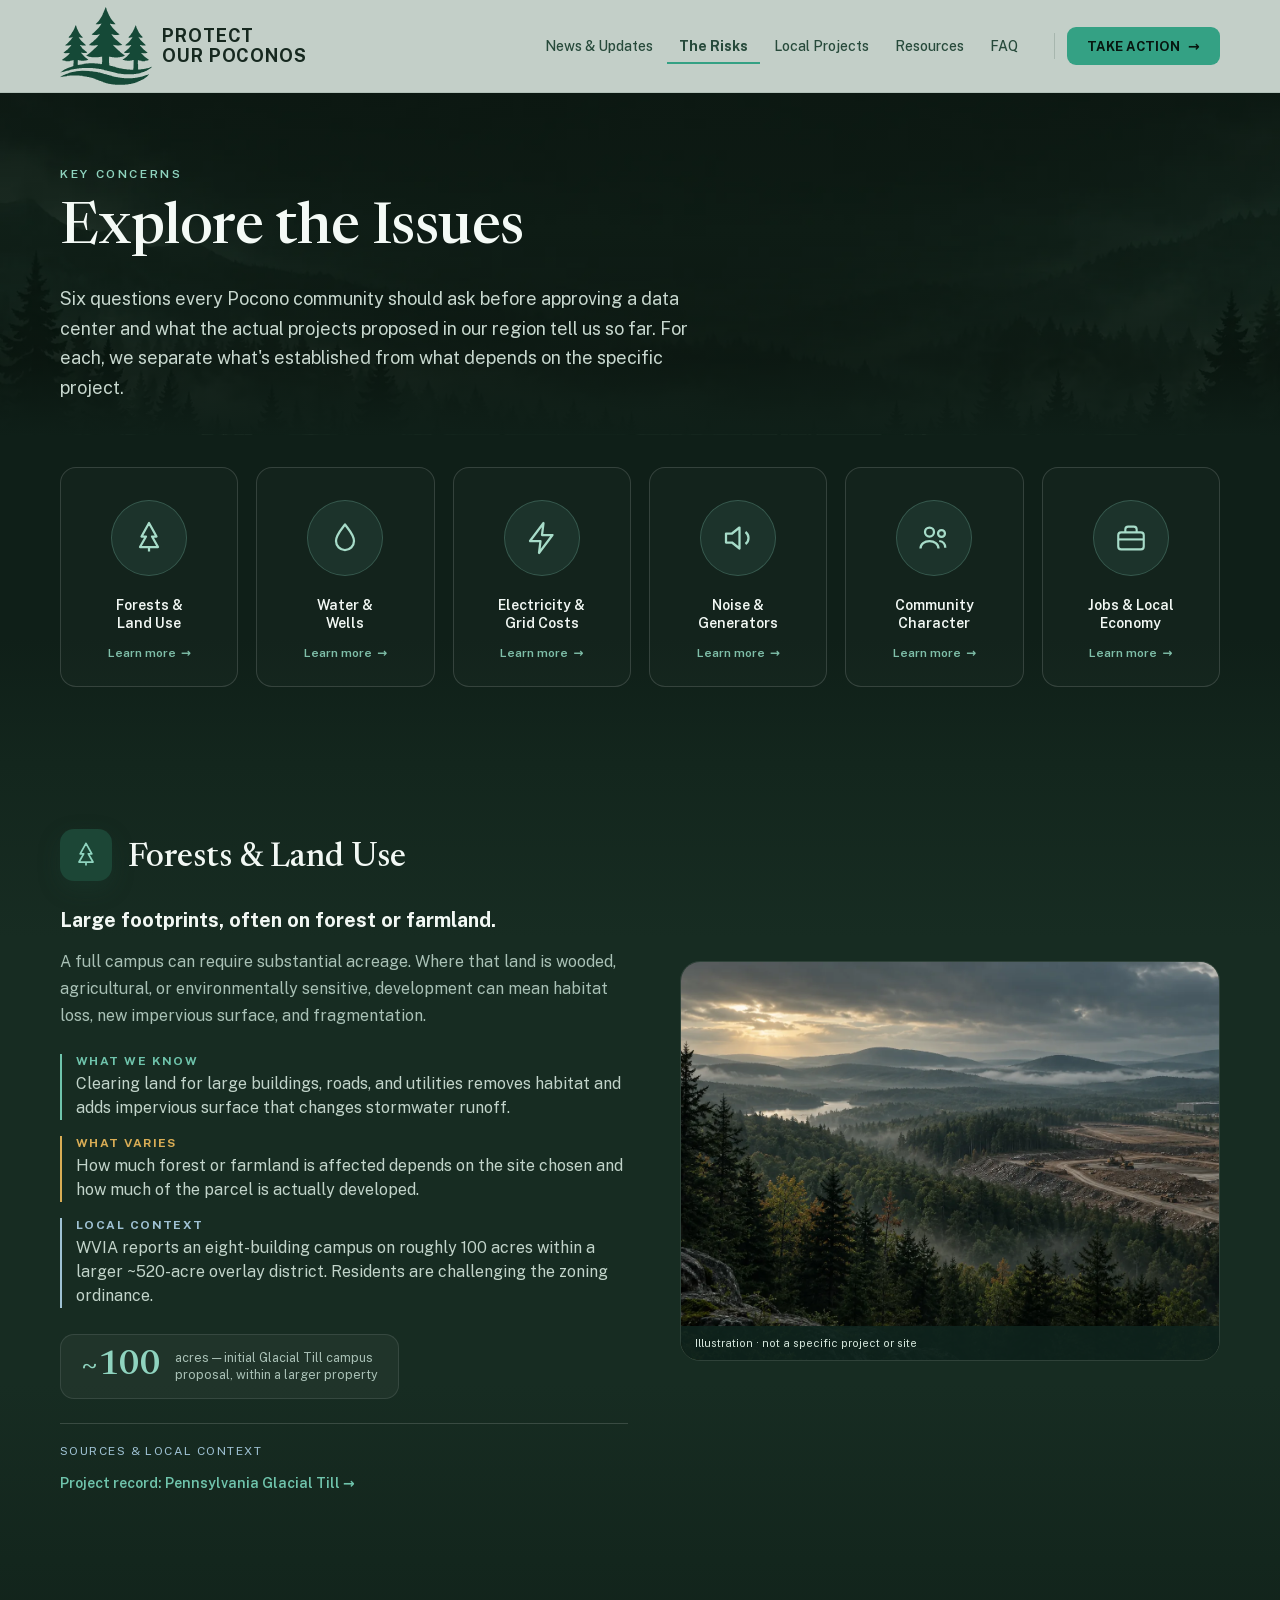
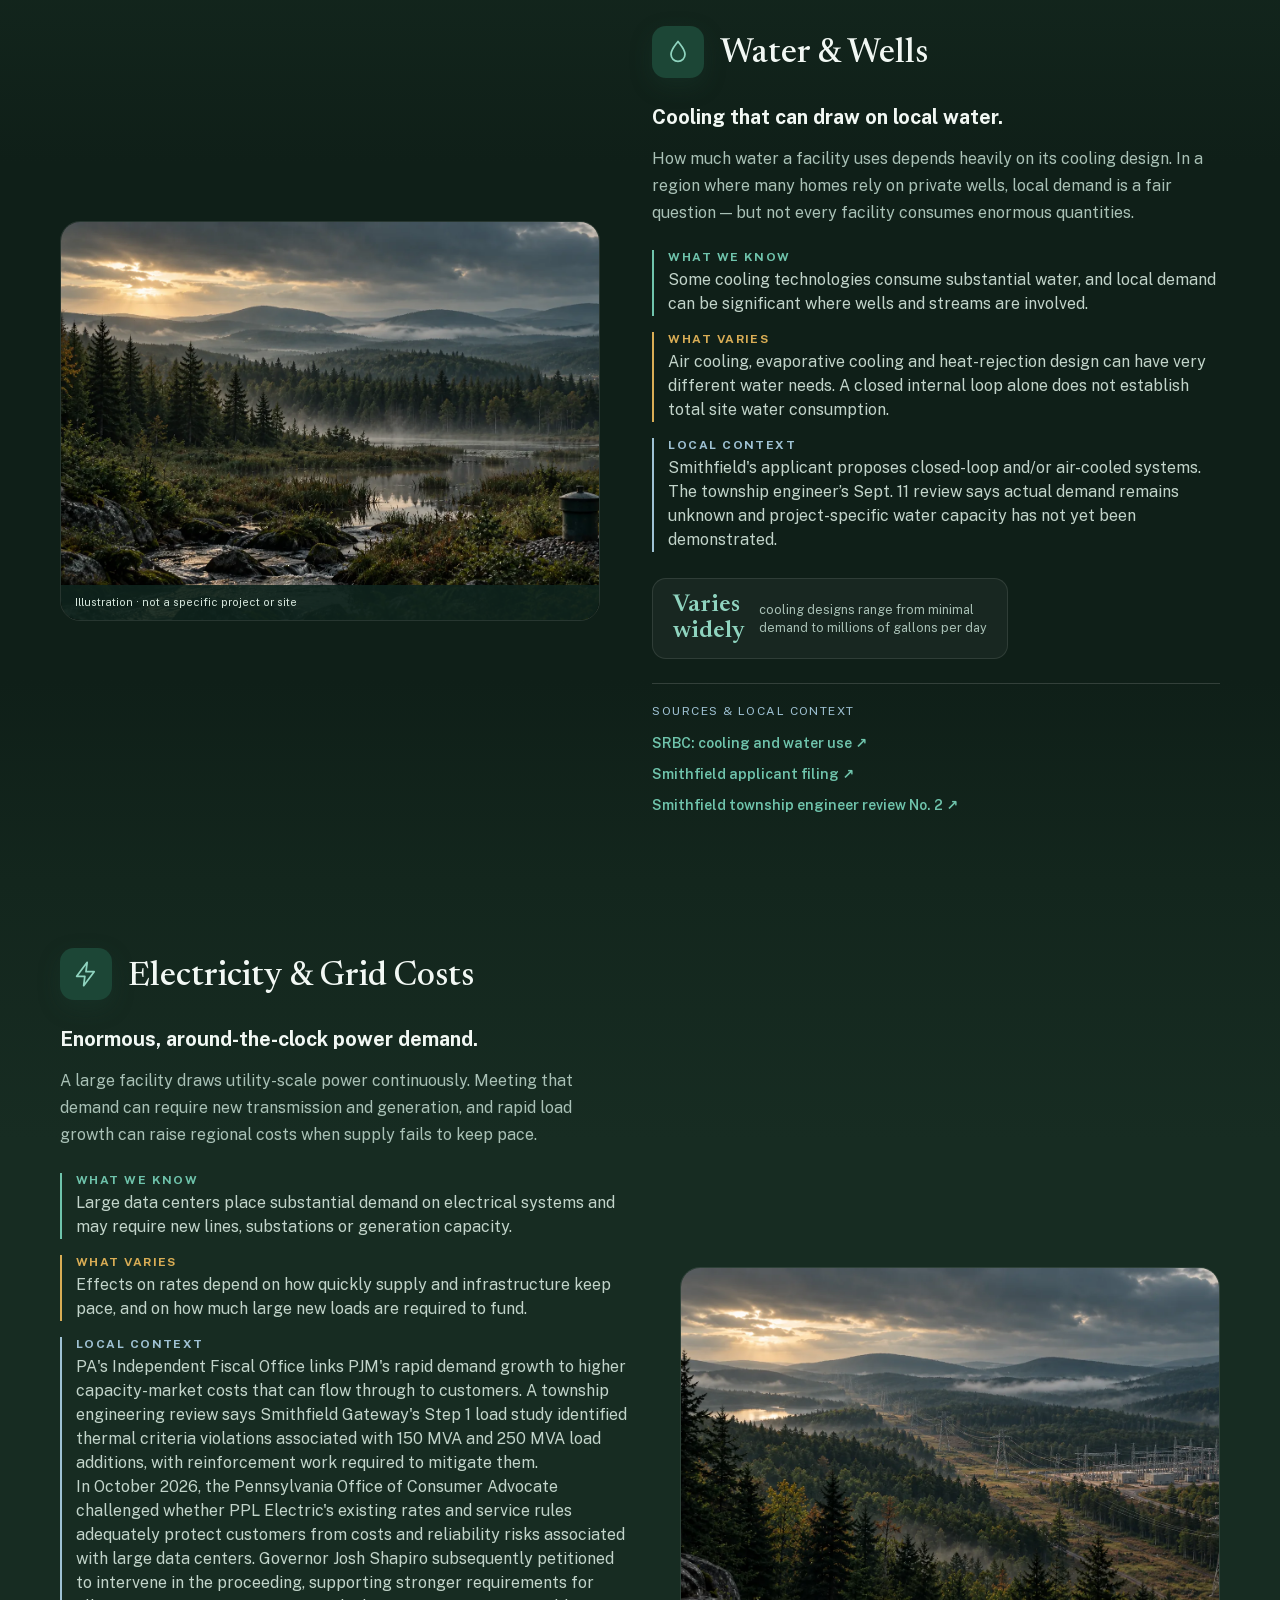
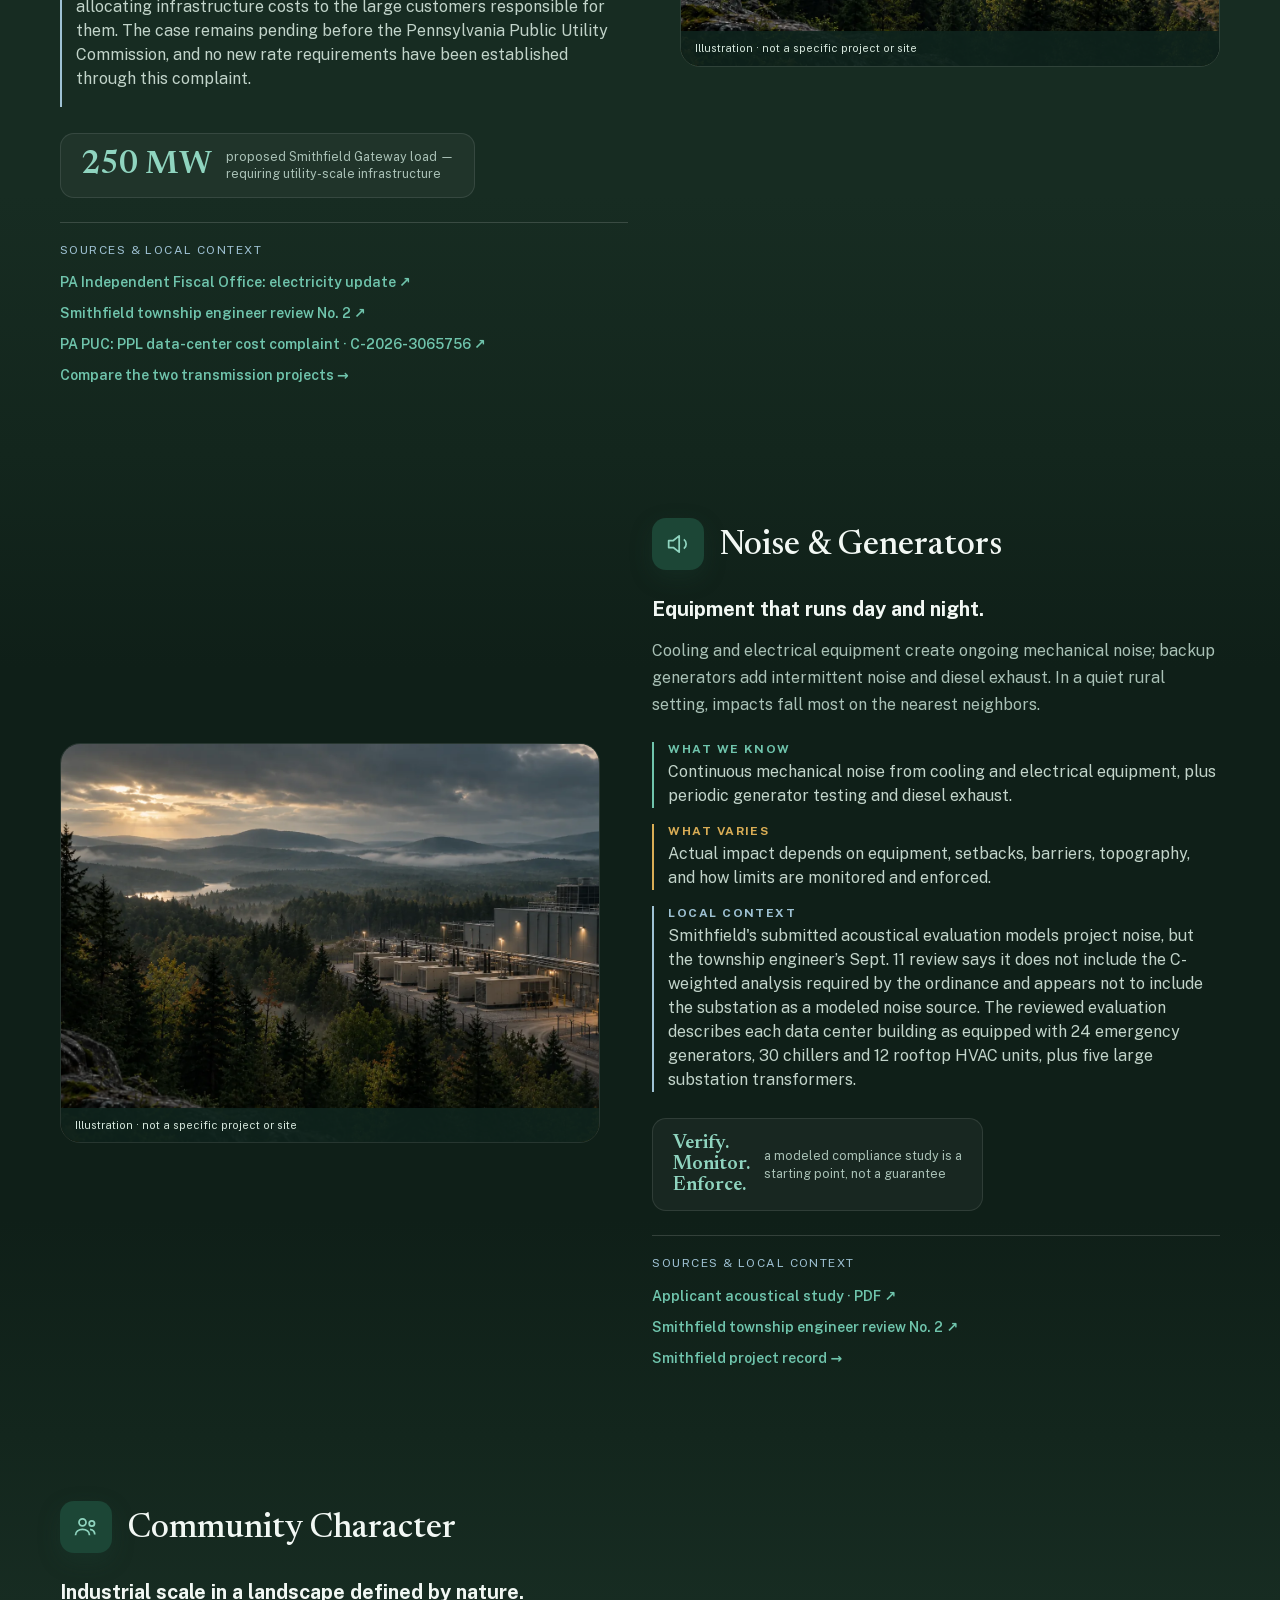
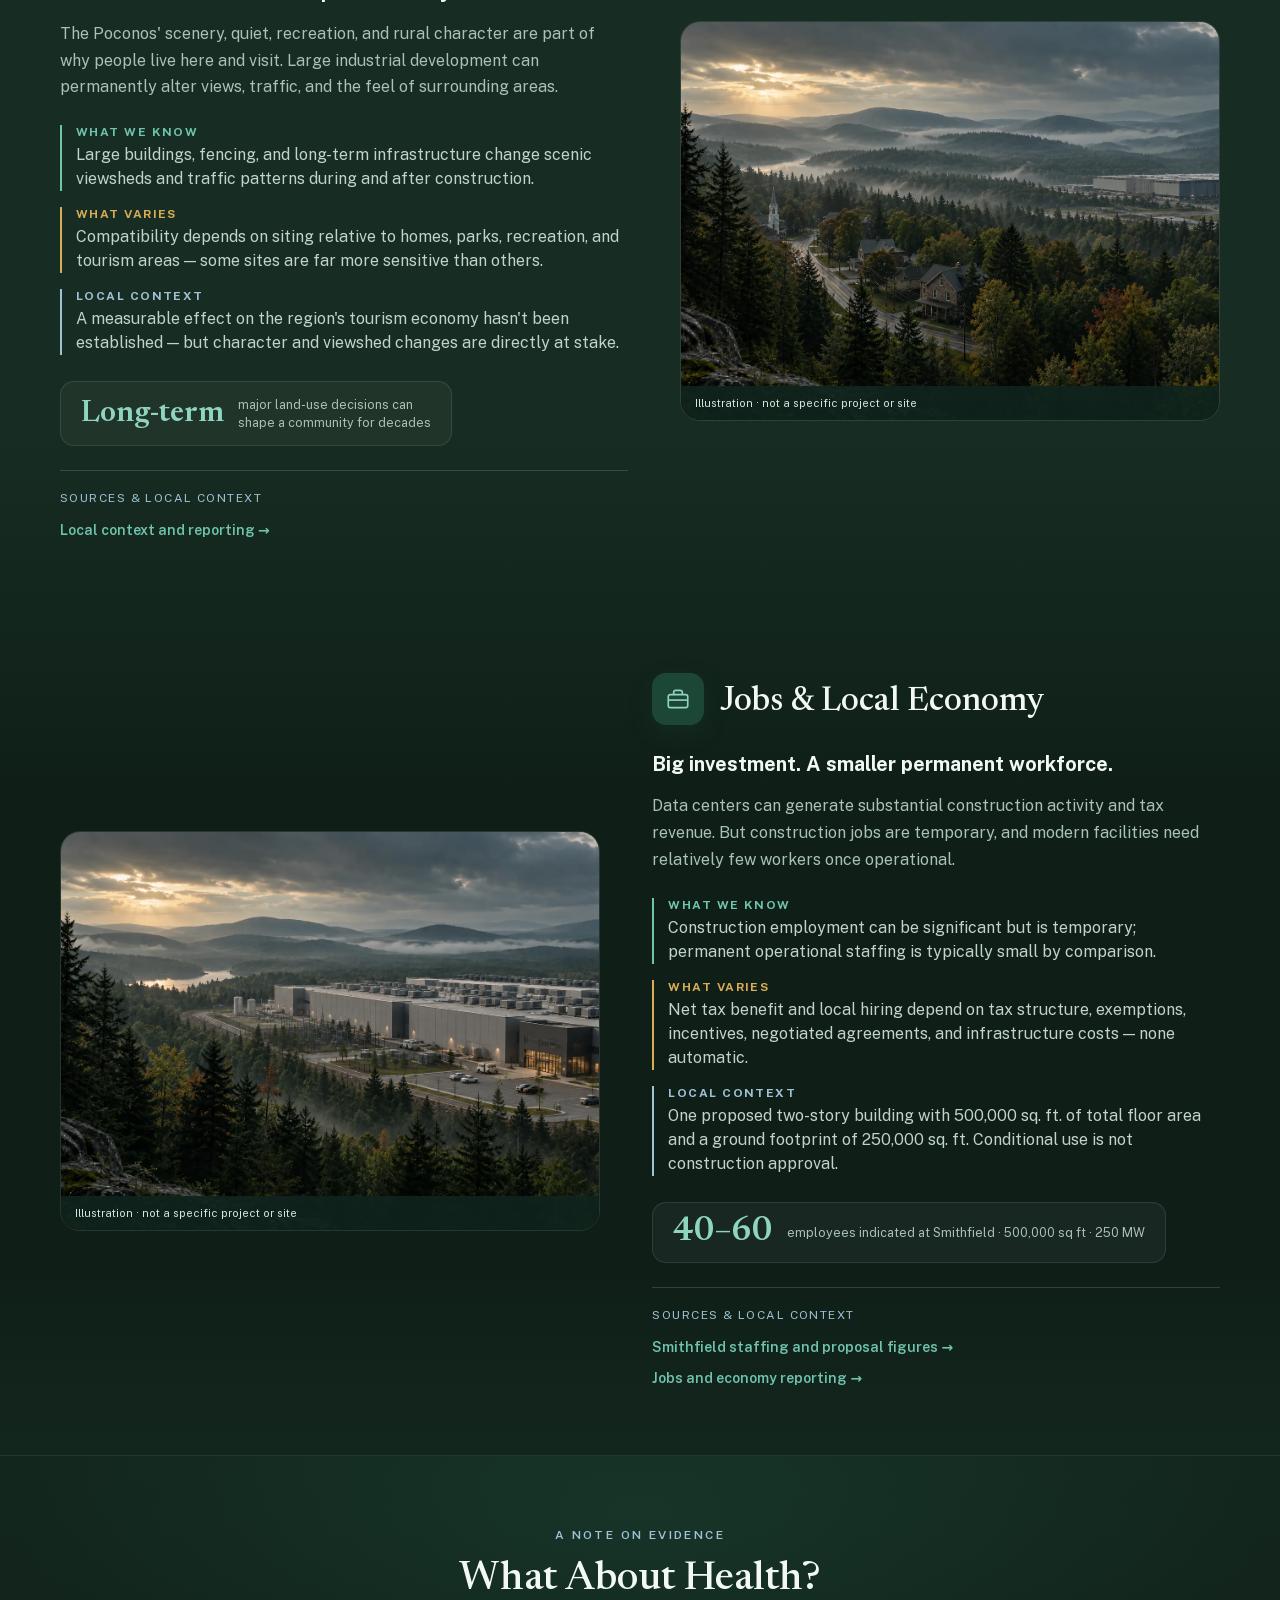
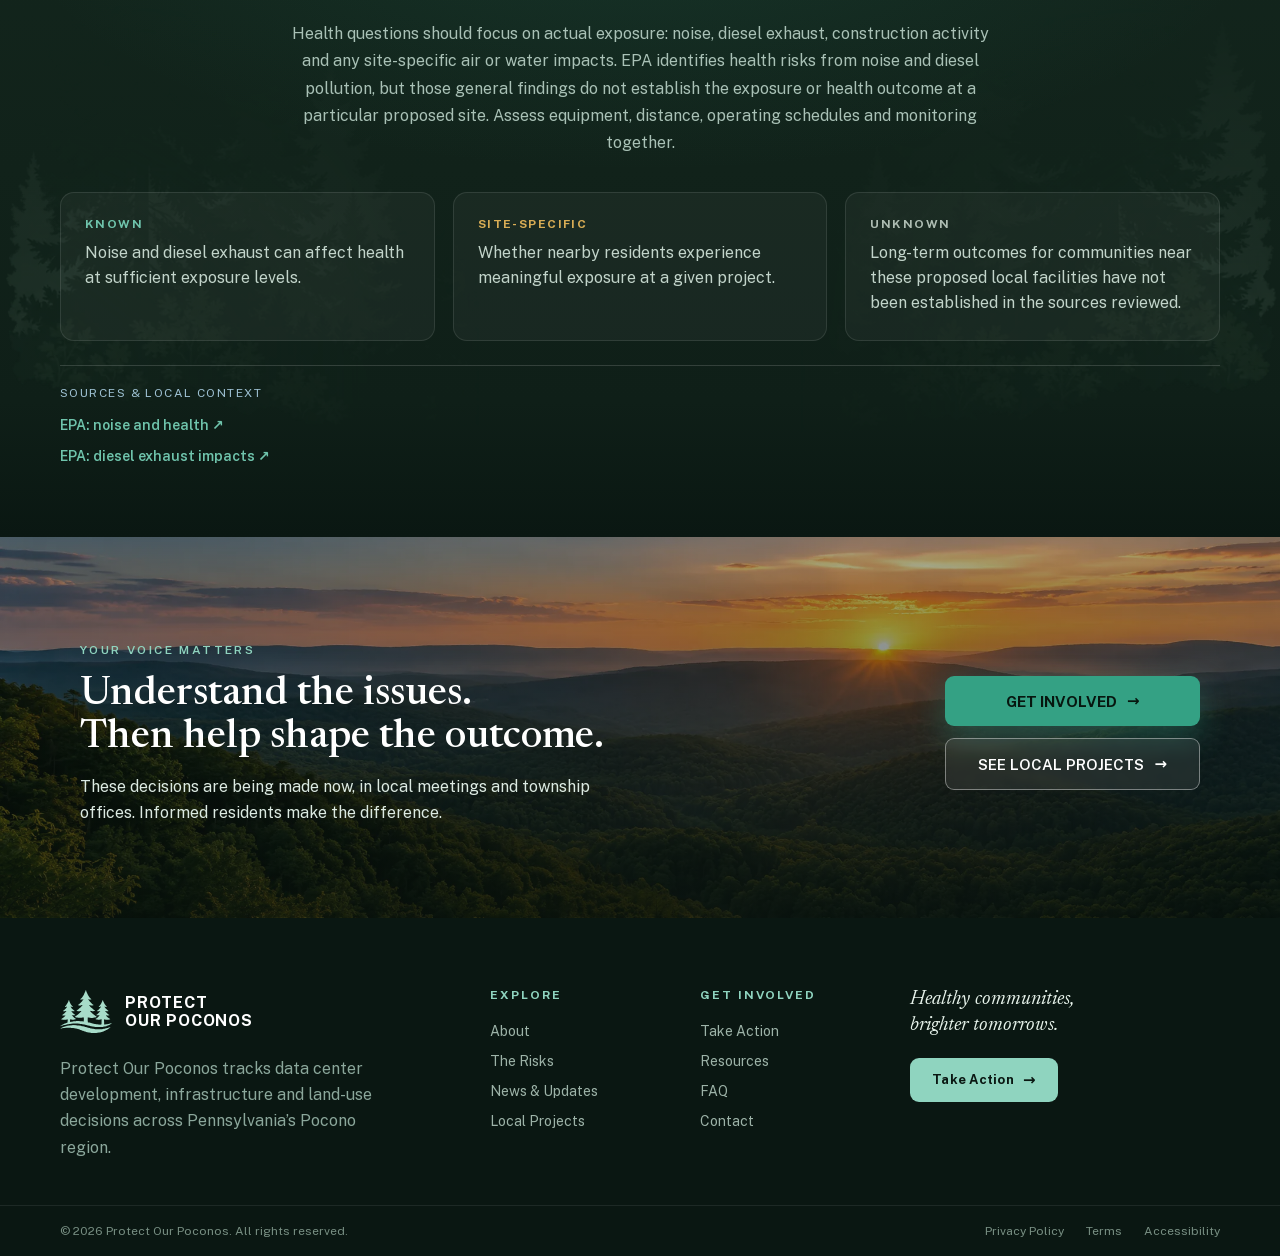
<file: issues.html>
<!DOCTYPE html>
<html class="no-js" lang="en">
 <head>
  <meta charset="utf-8"/>
  <script>document.documentElement.classList.replace("no-js", "js");</script>
  <meta content="width=device-width, initial-scale=1" name="viewport"/>
  <title>Data Center Risks in the Poconos | Water, Power, Noise &amp; Land</title>
  <meta content="Explore potential data center impacts on water, electricity, forests, noise, jobs and community character in Pennsylvania’s Poconos, with sources and uncertainties." name="description"/>
  <meta content="#0f1f18" name="theme-color"/>
  <link href="assets/css/foundation-subset.css" rel="stylesheet"/>
  <link href="assets/css/design.css" rel="stylesheet"/>
  <link href="assets/css/site.css" rel="stylesheet"/>
  <link href="assets/logo.svg" rel="icon" type="image/svg+xml"/>
  <script defer="True" src="assets/js/site.js">
  </script>
  <script defer src="assets/js/analytics.js"></script>
 <link href="assets/css/issues.css" rel="stylesheet"/>
 <link href="assets/css/layout.css" rel="stylesheet"/>
 <link href="assets/css/fonts.css" rel="stylesheet"/>
<link rel="preload" href="assets/fonts/newsreader-normal.woff2" as="font" type="font/woff2" crossorigin/>
<link rel="preload" href="assets/fonts/public-sans-normal.woff2" as="font" type="font/woff2" crossorigin/>
</head>
 <body class="issues-page">
  <a class="skip-link" href="#main-content">
   Skip to content
  </a>
  <div class="site-shell">
   <header class="site-header" id="top">
    <div class="header-inner grid-container section-inner">
     <a class="site-logo" href="index.html#top">
      <img alt="Protect Our Poconos" class="site-logo-img" height="286" src="./assets/logo.svg" width="341"/>
      <span class="site-logo-text">
       PROTECT
       <br/>
       OUR POCONOS
      </span>
     </a>
     <button aria-controls="primary-navigation" aria-expanded="false" class="menu-toggle" type="button">
      Menu
     </button>
     <nav aria-label="Main navigation" class="primary-navigation" id="primary-navigation">
      <a class="nav-link" href="news.html">News &amp; Updates</a>
      <a class="nav-link" href="issues.html" aria-current="page">
       The Risks
      </a>
      <a class="nav-link" href="projects.html">
       Local Projects
      </a>


      <a class="nav-link" href="resources.html">
       Resources
      </a>
     <a class="nav-link" href="faq.html">FAQ</a><a class="nav-link mobile-action" href="take-action.html">Take Action <span class="mobile-action-arrow" aria-hidden="true">→</span></a></nav>
     <div class="header-actions">
      <span class="header-divider">
      </span>
      <a class="nav-cta cta-teal" href="take-action.html">TAKE ACTION <span class="nav-cta-arrow">→</span></a>
     </div>
    </div>
   </header>
   <main id="main-content" tabindex="-1">
    <section class="issue-hero">
     <div class="issue-hero-inner issue-inner grid-container">

      <div class="issue-hero-copy">
       <p class="issue-eyebrow">
        KEY CONCERNS
       </p>
       <h1>
        Explore the Issues
       </h1>
       <p class="issue-hero-lead">
        Six questions every Pocono community should ask before approving a data center and what the actual projects proposed in our region tell us so far. For each, we separate what's established from what depends on the specific project.
       </p>
      </div>
     </div>
    </section>
    <section class="issue-overview" id="issue-topics">
     <div class="issue-overview-inner issue-inner grid-container">
      <div class="issue-jump-grid">
       <a class="issue-pill" href="#i-forests">
        <div class="issue-pill-icon">
         <svg aria-hidden="true" fill="none" focusable="false" height="36" stroke="currentColor" stroke-linejoin="round" stroke-width="1.5" viewBox="0 0 24 24" width="36">
          <path d="M12 2L7 11h3l-4 7h12l-4-7h3z">
          </path>
          <path d="M12 18v3">
          </path>
         </svg>
        </div>
        <div class="issue-pill-label">
         Forests &amp;
         <br/>
         Land Use
        </div>
        <span class="issue-pill-link">
         Learn more
         <span>
          →
         </span>
        </span>
       </a>
       <a class="issue-pill" href="#i-water">
        <div class="issue-pill-icon">
         <svg aria-hidden="true" fill="none" focusable="false" height="36" stroke="currentColor" stroke-linejoin="round" stroke-width="1.5" viewBox="0 0 24 24" width="36">
          <path d="M12 3c3 4 6 7 6 11a6 6 0 01-12 0c0-4 3-7 6-11z">
          </path>
         </svg>
        </div>
        <div class="issue-pill-label">
         Water &amp;
         <br/>
         Wells
        </div>
        <span class="issue-pill-link">
         Learn more
         <span>
          →
         </span>
        </span>
       </a>
       <a class="issue-pill" href="#i-power">
        <div class="issue-pill-icon">
         <svg aria-hidden="true" fill="none" focusable="false" height="36" stroke="currentColor" stroke-linejoin="round" stroke-width="1.5" viewBox="0 0 24 24" width="36">
          <path d="M13 2L4 14h7l-1 8 9-12h-7z">
          </path>
         </svg>
        </div>
        <div class="issue-pill-label">
         Electricity &amp;
         <br/>
         Grid Costs
        </div>
        <span class="issue-pill-link">
         Learn more
         <span>
          →
         </span>
        </span>
       </a>
       <a class="issue-pill" href="#i-noise">
        <div class="issue-pill-icon">
         <svg aria-hidden="true" fill="none" focusable="false" height="36" stroke="currentColor" stroke-linejoin="round" stroke-width="1.5" viewBox="0 0 24 24" width="36">
          <path d="M4 9v6h4l5 4V5L8 9z">
          </path>
          <path d="M17 8a5 5 0 010 8">
          </path>
         </svg>
        </div>
        <div class="issue-pill-label">
         Noise &amp;
         <br/>
         Generators
        </div>
        <span class="issue-pill-link">
         Learn more
         <span>
          →
         </span>
        </span>
       </a>
       <a class="issue-pill" href="#i-community">
        <div class="issue-pill-icon">
         <svg aria-hidden="true" fill="none" focusable="false" height="36" stroke="currentColor" stroke-width="1.5" viewBox="0 0 24 24" width="36">
          <circle cx="9" cy="8" r="3">
          </circle>
          <circle cx="17" cy="9" r="2.3">
          </circle>
          <path d="M3 19c0-3 2.7-5 6-5s6 2 6 5">
          </path>
          <path d="M15.5 14c2.3.3 4 2 4 4.5">
          </path>
         </svg>
        </div>
        <div class="issue-pill-label">
         Community
         <br/>
         Character
        </div>
        <span class="issue-pill-link">
         Learn more
         <span>
          →
         </span>
        </span>
       </a>
       <a class="issue-pill" href="#i-jobs">
        <div class="issue-pill-icon">
         <svg aria-hidden="true" fill="none" focusable="false" height="34" stroke="currentColor" stroke-linejoin="round" stroke-width="1.5" viewBox="0 0 24 24" width="34">
          <rect height="12" rx="2" width="18" x="3" y="8">
          </rect>
          <path d="M8 8V6a2 2 0 012-2h4a2 2 0 012 2v2">
          </path>
          <path d="M3 13h18">
          </path>
         </svg>
        </div>
        <div class="issue-pill-label">
         Jobs &amp; Local
         <br/>
         Economy
        </div>
        <span class="issue-pill-link">
         Learn more
         <span>
          →
         </span>
        </span>
       </a>
      </div>
     </div>
    </section>
    <section aria-labelledby="i-forests-title" class="issue-detail" id="i-forests" tabindex="-1">
     <div class="issue-columns issue-inner grid-container">
      <div class="issue-copy">
       <div class="issue-icon-row">
        <span class="issue-icon-badge">
         <svg aria-hidden="true" fill="none" focusable="false" height="28" stroke="currentColor" stroke-linejoin="round" stroke-width="1.5" viewBox="0 0 24 24" width="28">
          <path d="M12 2L7 11h3l-4 7h12l-4-7h3z">
          </path>
          <path d="M12 18v3">
          </path>
         </svg>
        </span>
        <span class="issue-icon-title serif-icon-label">
         Forests &amp; Land Use
        </span>
       </div>
       <h2 class="issue-headline" id="i-forests-title">
        Large footprints, often on forest or farmland.
       </h2>
       <p class="issue-intro">
        A full campus can require substantial acreage. Where that land is wooded, agricultural, or environmentally sensitive, development can mean habitat loss, new impervious surface, and fragmentation.
       </p>
       <div class="issue-fact-list">
        <div class="issue-fact--know">
         <div class="issue-fact-label--know">
          WHAT WE KNOW
         </div>
         <div class="issue-fact-text">
          Clearing land for large buildings, roads, and utilities removes habitat and adds impervious surface that changes stormwater runoff.
         </div>
        </div>
        <div class="issue-fact--varies">
         <div class="issue-fact-label--varies">
          WHAT VARIES
         </div>
         <div class="issue-fact-text">
          How much forest or farmland is affected depends on the site chosen and how much of the parcel is actually developed.
         </div>
        </div>
        <div class="issue-fact--local">
         <div class="issue-fact-label--local">
          LOCAL CONTEXT
         </div>
         <div class="issue-fact-text" data-project-text="pennsylvania-glacial-till.summary">
          WVIA reports an eight-building campus on roughly 100 acres within a larger ~520-acre overlay district. Residents are challenging the zoning ordinance.
         </div>
        </div>
       </div>
       <div class="issue-stat">
        <span class="issue-stat-figure" data-project-text="glacial.acres">
         ~100
        </span>
        <span class="issue-stat-caption">
         acres — initial Glacial Till campus
         <br/>
         proposal, within a larger property
        </span>
       </div>
       <div class="issue-sources">
        <p>
         SOURCES &amp; LOCAL CONTEXT
        </p>
        <a href="projects.html#pennsylvania-glacial-till">
         Project record: Pennsylvania Glacial Till →
        </a>
       </div>
      </div>
      <figure class="issue-figure issue-image">
       <img alt="Illustration: data center construction clearing forest above a Pocono valley" class="issue-figure-img" decoding="async" height="941" loading="lazy" src="assets/issue-forests.webp" width="1672"/>
       <figcaption>
        Illustration · not a specific project or site
       </figcaption>
      </figure>
     </div>
    </section>
    <section aria-labelledby="i-water-title" class="issue-detail" id="i-water" tabindex="-1">
     <div class="issue-columns issue-columns--reverse issue-inner grid-container">
      <figure class="issue-figure issue-figure--first issue-image">
       <img alt="Illustration: stream and wetland with storage tanks in the distance" class="issue-figure-img" decoding="async" height="941" loading="lazy" src="assets/issue-water.webp" width="1672"/>
       <figcaption>
        Illustration · not a specific project or site
       </figcaption>
      </figure>
      <div class="issue-copy">
       <div class="issue-icon-row">
        <span class="issue-icon-badge">
         <svg aria-hidden="true" fill="none" focusable="false" height="28" stroke="currentColor" stroke-linejoin="round" stroke-width="1.5" viewBox="0 0 24 24" width="28">
          <path d="M12 3c3 4 6 7 6 11a6 6 0 01-12 0c0-4 3-7 6-11z">
          </path>
         </svg>
        </span>
        <span class="issue-icon-title serif-icon-label">
         Water &amp; Wells
        </span>
       </div>
       <h2 class="issue-headline" id="i-water-title">
        Cooling that can draw on local water.
       </h2>
       <p class="issue-intro">
        How much water a facility uses depends heavily on its cooling design. In a region where many homes rely on private wells, local demand is a fair question — but not every facility consumes enormous quantities.
       </p>
       <div class="issue-fact-list">
        <div class="issue-fact--know">
         <div class="issue-fact-label--know">
          WHAT WE KNOW
         </div>
         <div class="issue-fact-text">
          Some cooling technologies consume substantial water, and local demand can be significant where wells and streams are involved.
         </div>
        </div>
        <div class="issue-fact--varies">
         <div class="issue-fact-label--varies">
          WHAT VARIES
         </div>
         <div class="issue-fact-text">
          Air cooling, evaporative cooling and heat-rejection design can have very different water needs. A closed internal loop alone does not establish total site water consumption.
         </div>
        </div>
        <div class="issue-fact--local">
         <div class="issue-fact-label--local">
          LOCAL CONTEXT
         </div>
         <div class="issue-fact-text">
          Smithfield's applicant proposes closed-loop and/or air-cooled systems. The township engineer’s Sept. 11 review says actual demand remains unknown and project-specific water capacity has not yet been demonstrated.
         </div>
        </div>
       </div>
       <div class="issue-stat">
        <span class="issue-stat-figure issue-stat-figure--xs">
         Varies
         <br/>
         widely
        </span>
        <span class="issue-stat-caption">
         cooling designs range from minimal
         <br/>
         demand to millions of gallons per day
        </span>
       </div>
       <div class="issue-sources">
        <p>
         SOURCES &amp; LOCAL CONTEXT
        </p>
        <a href="https://www.srbc.gov/regulatory/data-centers/" rel="noopener noreferrer" target="_blank">
         SRBC: cooling and water use ↗
         <span class="show-for-sr">
          (opens in a new tab)
         </span>
        </a>
        <a href="https://smithfieldtownship.com/wp-content/uploads/2026/08/02-2026-08-10-SG-Data-Center-Cond-Use-Rev-No1-Response-letter.pdf" rel="noopener noreferrer" target="_blank">
         Smithfield applicant filing ↗
         <span class="show-for-sr">
          (opens in a new tab)
         </span>
        </a>
        <a href="https://smithfieldtownship.com/wp-content/uploads/2026/09/Smithfield-Gateway-Data-Center_Conditional-Use-Review-No.-2.pdf" rel="noopener noreferrer" target="_blank">
         Smithfield township engineer review No. 2 ↗
         <span class="show-for-sr">
          (opens in a new tab)
         </span>
        </a>
       </div>
      </div>
     </div>
    </section>
    <section aria-labelledby="i-power-title" class="issue-detail" id="i-power" tabindex="-1">
     <div class="issue-columns issue-inner grid-container">
      <div class="issue-copy">
       <div class="issue-icon-row">
        <span class="issue-icon-badge">
         <svg aria-hidden="true" fill="none" focusable="false" height="28" stroke="currentColor" stroke-linejoin="round" stroke-width="1.5" viewBox="0 0 24 24" width="28">
          <path d="M13 2L4 14h7l-1 8 9-12h-7z">
          </path>
         </svg>
        </span>
        <span class="issue-icon-title serif-icon-label">
         Electricity &amp; Grid Costs
        </span>
       </div>
       <h2 class="issue-headline" id="i-power-title">
        Enormous, around-the-clock power demand.
       </h2>
       <p class="issue-intro">
        A large facility draws utility-scale power continuously. Meeting that demand can require new transmission and generation, and rapid load growth can raise regional costs when supply fails to keep pace.
       </p>
       <div class="issue-fact-list">
        <div class="issue-fact--know">
         <div class="issue-fact-label--know">
          WHAT WE KNOW
         </div>
         <div class="issue-fact-text">
          Large data centers place substantial demand on electrical systems and may require new lines, substations or generation capacity.
         </div>
        </div>
        <div class="issue-fact--varies">
         <div class="issue-fact-label--varies">
          WHAT VARIES
         </div>
         <div class="issue-fact-text">
          Effects on rates depend on how quickly supply and infrastructure keep pace, and on how much large new loads are required to fund.
         </div>
        </div>
        <div class="issue-fact--local">
         <div class="issue-fact-label--local">
          LOCAL CONTEXT
         </div>
         <div class="issue-fact-text">
          PA's Independent Fiscal Office links PJM's rapid demand growth to higher capacity-market costs that can flow through to customers. A township engineering review says Smithfield Gateway's Step 1 load study identified thermal criteria violations associated with 150 MVA and 250 MVA load additions, with reinforcement work required to mitigate them.
         </div>
         <p class="issue-fact-text">
          In October 2026, the Pennsylvania Office of Consumer Advocate challenged whether PPL Electric's existing rates and service rules adequately protect customers from costs and reliability risks associated with large data centers. Governor Josh Shapiro subsequently petitioned to intervene in the proceeding, supporting stronger requirements for allocating infrastructure costs to the large customers responsible for them. The case remains pending before the Pennsylvania Public Utility Commission, and no new rate requirements have been established through this complaint.
         </p>
        </div>
       </div>
       <div class="issue-stat">
        <span class="issue-stat-figure issue-stat-figure--md" data-project-text="smithfield.load">
         250 MW
        </span>
        <span class="issue-stat-caption">
         proposed Smithfield Gateway load —
         <br/>
         requiring utility-scale infrastructure
        </span>
       </div>
       <div class="issue-sources">
        <p>
         SOURCES &amp; LOCAL CONTEXT
        </p>
        <a href="https://www.ifo.state.pa.us/getfile.cfm?file=Resources%2FDocuments%2FElectricity_Update_RB_2026_03.pdf&amp;view=true" rel="noopener noreferrer" target="_blank">
         PA Independent Fiscal Office: electricity update ↗
         <span class="show-for-sr">
          (opens in a new tab)
         </span>
        </a>
        <a href="https://smithfieldtownship.com/wp-content/uploads/2026/09/Smithfield-Gateway-Data-Center_Conditional-Use-Review-No.-2.pdf" rel="noopener noreferrer" target="_blank">
         Smithfield township engineer review No. 2 ↗
         <span class="show-for-sr">
          (opens in a new tab)
         </span>
        </a>
        <a href="https://www.puc.pa.gov/docket/C-2026-3065756" rel="noopener noreferrer" target="_blank">
         PA PUC: PPL data-center cost complaint · C-2026-3065756 ↗
         <span class="show-for-sr">(opens in a new tab)</span>
        </a>
        <a href="projects.html#transmission-title">
         Compare the two transmission projects →
        </a>
       </div>
      </div>
      <figure class="issue-figure issue-image">
       <img alt="Illustration: transmission lines and a substation cutting through forest" class="issue-figure-img" decoding="async" height="941" loading="lazy" src="assets/issue-power.webp" width="1672"/>
       <figcaption>
        Illustration · not a specific project or site
       </figcaption>
      </figure>
     </div>
    </section>
    <section aria-labelledby="i-noise-title" class="issue-detail" id="i-noise" tabindex="-1">
     <div class="issue-columns issue-columns--reverse issue-inner grid-container">
      <figure class="issue-figure issue-figure--first issue-image">
       <img alt="Illustration: row of backup generators beside a data center at dusk" class="issue-figure-img" decoding="async" height="941" loading="lazy" src="assets/issue-noise.webp" width="1672"/>
       <figcaption>
        Illustration · not a specific project or site
       </figcaption>
      </figure>
      <div class="issue-copy">
       <div class="issue-icon-row">
        <span class="issue-icon-badge">
         <svg aria-hidden="true" fill="none" focusable="false" height="28" stroke="currentColor" stroke-linejoin="round" stroke-width="1.5" viewBox="0 0 24 24" width="28">
          <path d="M4 9v6h4l5 4V5L8 9z">
          </path>
          <path d="M17 8a5 5 0 010 8">
          </path>
         </svg>
        </span>
        <span class="issue-icon-title serif-icon-label">
         Noise &amp; Generators
        </span>
       </div>
       <h2 class="issue-headline" id="i-noise-title">
        Equipment that runs day and night.
       </h2>
       <p class="issue-intro">
        Cooling and electrical equipment create ongoing mechanical noise; backup generators add intermittent noise and diesel exhaust. In a quiet rural setting, impacts fall most on the nearest neighbors.
       </p>
       <div class="issue-fact-list">
        <div class="issue-fact--know">
         <div class="issue-fact-label--know">
          WHAT WE KNOW
         </div>
         <div class="issue-fact-text">
          Continuous mechanical noise from cooling and electrical equipment, plus periodic generator testing and diesel exhaust.
         </div>
        </div>
        <div class="issue-fact--varies">
         <div class="issue-fact-label--varies">
          WHAT VARIES
         </div>
         <div class="issue-fact-text">
          Actual impact depends on equipment, setbacks, barriers, topography, and how limits are monitored and enforced.
         </div>
        </div>
        <div class="issue-fact--local">
         <div class="issue-fact-label--local">
          LOCAL CONTEXT
         </div>
         <div class="issue-fact-text">
          Smithfield's submitted acoustical evaluation models project noise, but the township engineer’s Sept. 11 review says it does not include the C-weighted analysis required by the ordinance and appears not to include the substation as a modeled noise source. The reviewed evaluation describes each data center building as equipped with 24 emergency generators, 30 chillers and 12 rooftop HVAC units, plus five large substation transformers.
         </div>
        </div>
       </div>
       <div class="issue-stat">
        <span class="issue-stat-figure issue-stat-figure--xxs">
         Verify.
         <br/>
         Monitor.
         <br/>
         Enforce.
        </span>
        <span class="issue-stat-caption">
         a modeled compliance study is a
         <br/>
         starting point, not a guarantee
        </span>
       </div>
       <div class="issue-sources">
        <p>
         SOURCES &amp; LOCAL CONTEXT
        </p>
        <a href="https://smithfieldtownship.com/wp-content/uploads/2026/08/08-5020A-REPORT-SG-DC-Project-Smithfield-Township-PA-10AUG26.pdf" rel="noopener noreferrer" target="_blank">
         Applicant acoustical study · PDF ↗
         <span class="show-for-sr">
          (opens in a new tab)
         </span>
        </a>
        <a href="https://smithfieldtownship.com/wp-content/uploads/2026/09/Smithfield-Gateway-Data-Center_Conditional-Use-Review-No.-2.pdf" rel="noopener noreferrer" target="_blank">
         Smithfield township engineer review No. 2 ↗
         <span class="show-for-sr">
          (opens in a new tab)
         </span>
        </a>
        <a href="projects.html#smithfield-gateway">
         Smithfield project record →
        </a>
       </div>
      </div>
     </div>
    </section>
    <section aria-labelledby="i-community-title" class="issue-detail" id="i-community" tabindex="-1">
     <div class="issue-columns issue-inner grid-container">
      <div class="issue-copy">
       <div class="issue-icon-row">
        <span class="issue-icon-badge">
         <svg aria-hidden="true" fill="none" focusable="false" height="28" stroke="currentColor" stroke-width="1.5" viewBox="0 0 24 24" width="28">
          <circle cx="9" cy="8" r="3">
          </circle>
          <circle cx="17" cy="9" r="2.3">
          </circle>
          <path d="M3 19c0-3 2.7-5 6-5s6 2 6 5">
          </path>
          <path d="M15.5 14c2.3.3 4 2 4 4.5">
          </path>
         </svg>
        </span>
        <span class="issue-icon-title serif-icon-label">
         Community Character
        </span>
       </div>
       <h2 class="issue-headline" id="i-community-title">
        Industrial scale in a landscape defined by nature.
       </h2>
       <p class="issue-intro">
        The Poconos' scenery, quiet, recreation, and rural character are part of why people live here and visit. Large industrial development can permanently alter views, traffic, and the feel of surrounding areas.
       </p>
       <div class="issue-fact-list">
        <div class="issue-fact--know">
         <div class="issue-fact-label--know">
          WHAT WE KNOW
         </div>
         <div class="issue-fact-text">
          Large buildings, fencing, and long-term infrastructure change scenic viewsheds and traffic patterns during and after construction.
         </div>
        </div>
        <div class="issue-fact--varies">
         <div class="issue-fact-label--varies">
          WHAT VARIES
         </div>
         <div class="issue-fact-text">
          Compatibility depends on siting relative to homes, parks, recreation, and tourism areas — some sites are far more sensitive than others.
         </div>
        </div>
        <div class="issue-fact--local">
         <div class="issue-fact-label--local">
          LOCAL CONTEXT
         </div>
         <div class="issue-fact-text">
          A measurable effect on the region's tourism economy hasn't been established — but character and viewshed changes are directly at stake.
         </div>
        </div>
       </div>
       <div class="issue-stat">
        <span class="issue-stat-figure issue-stat-figure--sm">
         Long-term
        </span>
        <span class="issue-stat-caption">
         major land-use decisions can
         <br/>
         shape a community for decades
        </span>
       </div>
       <div class="issue-sources">
        <p>
         SOURCES &amp; LOCAL CONTEXT
        </p>
        <a href="news.html?topic=Community+Response#coverage">
         Local context and reporting →
        </a>
       </div>
      </div>
      <figure class="issue-figure issue-image">
       <img alt="Illustration: a Pocono town with a large industrial building on the horizon" class="issue-figure-img" decoding="async" height="941" loading="lazy" src="assets/issue-community.webp" width="1672"/>
       <figcaption>
        Illustration · not a specific project or site
       </figcaption>
      </figure>
     </div>
    </section>
    <section aria-labelledby="i-jobs-title" class="issue-detail" id="i-jobs" tabindex="-1">
     <div class="issue-columns issue-columns--reverse issue-inner grid-container">
      <figure class="issue-figure issue-figure--first issue-image">
       <img alt="Illustration: a sprawling data center campus with a near-empty parking lot" class="issue-figure-img" decoding="async" height="941" loading="lazy" src="assets/issue-jobs.webp" width="1672"/>
       <figcaption>
        Illustration · not a specific project or site
       </figcaption>
      </figure>
      <div class="issue-copy">
       <div class="issue-icon-row">
        <span class="issue-icon-badge">
         <svg aria-hidden="true" fill="none" focusable="false" height="26" stroke="currentColor" stroke-linejoin="round" stroke-width="1.5" viewBox="0 0 24 24" width="26">
          <rect height="12" rx="2" width="18" x="3" y="8">
          </rect>
          <path d="M8 8V6a2 2 0 012-2h4a2 2 0 012 2v2">
          </path>
          <path d="M3 13h18">
          </path>
         </svg>
        </span>
        <span class="issue-icon-title serif-icon-label">
         Jobs &amp; Local Economy
        </span>
       </div>
       <h2 class="issue-headline" id="i-jobs-title">
        Big investment. A smaller permanent workforce.
       </h2>
       <p class="issue-intro">
        Data centers can generate substantial construction activity and tax revenue. But construction jobs are temporary, and modern facilities need relatively few workers once operational.
       </p>
       <div class="issue-fact-list">
        <div class="issue-fact--know">
         <div class="issue-fact-label--know">
          WHAT WE KNOW
         </div>
         <div class="issue-fact-text">
          Construction employment can be significant but is temporary; permanent operational staffing is typically small by comparison.
         </div>
        </div>
        <div class="issue-fact--varies">
         <div class="issue-fact-label--varies">
          WHAT VARIES
         </div>
         <div class="issue-fact-text">
          Net tax benefit and local hiring depend on tax structure, exemptions, incentives, negotiated agreements, and infrastructure costs — none automatic.
         </div>
        </div>
        <div class="issue-fact--local">
         <div class="issue-fact-label--local">
          LOCAL CONTEXT
         </div>
         <div class="issue-fact-text" data-project-text="smithfield-gateway.summary">
          One proposed two-story building with 500,000 sq. ft. of total floor area and a ground footprint of 250,000 sq. ft. Conditional use is not construction approval.
         </div>
        </div>
       </div>
       <div class="issue-stat">
        <span class="issue-stat-figure" data-project-text="smithfield.jobs">
         40–60
        </span>
        <span class="issue-stat-caption">
         employees indicated at Smithfield ·
         <span data-project-text="smithfield.floor-area">
          500,000
         </span>
         sq ft ·
         <span data-project-text="smithfield.load">
          250 MW
         </span>
        </span>
       </div>
       <div class="issue-sources">
        <p>
         SOURCES &amp; LOCAL CONTEXT
        </p>
        <a href="projects.html#smithfield-gateway">
         Smithfield staffing and proposal figures →
        </a>
        <a href="news.html?topic=Jobs+%26+Economy#coverage">
         Jobs and economy reporting →
        </a>
       </div>
      </div>
     </div>
    </section>
    <section class="issue-health" id="health">
     <div class="issue-health-inner issue-inner grid-container">
      <div class="issue-health-intro">
       <p class="issue-health-eyebrow">
        A NOTE ON EVIDENCE
       </p>
       <h2 class="issue-health-heading">
        What About Health?
       </h2>
       <p class="issue-health-text">
        Health questions should focus on actual exposure: noise, diesel exhaust, construction activity and any site-specific air or water impacts. EPA identifies health risks from noise and diesel pollution, but those general findings do not establish the exposure or health outcome at a particular proposed site. Assess equipment, distance, operating schedules and monitoring together.
       </p>
      </div>
      <div class="health-grid">
       <div class="issue-health-card">
        <div class="issue-health-label">
         KNOWN
        </div>
        <div class="issue-health-card-text">
         Noise and diesel exhaust can affect health at sufficient exposure levels.
        </div>
       </div>
       <div class="issue-health-card">
        <div class="issue-health-label--varies">
         SITE-SPECIFIC
        </div>
        <div class="issue-health-card-text">
         Whether nearby residents experience meaningful exposure at a given project.
        </div>
       </div>
       <div class="issue-health-card">
        <div class="issue-health-label--unknown">
         UNKNOWN
        </div>
        <div class="issue-health-card-text">
         Long-term outcomes for communities near these proposed local facilities have not been established in the sources reviewed.
        </div>
       </div>
      </div>
      <div class="issue-sources">
       <p>
        SOURCES &amp; LOCAL CONTEXT
       </p>
       <a href="https://www.epa.gov/clean-air-act-overview/clean-air-act-title-iv-noise-pollution" rel="noopener noreferrer" target="_blank">
        EPA: noise and health ↗
        <span class="show-for-sr">
         (opens in a new tab)
        </span>
       </a>
       <a href="https://www.epa.gov/dera/learn-about-impacts-diesel-exhaust-and-diesel-emissions-reduction-act" rel="noopener noreferrer" target="_blank">
        EPA: diesel exhaust impacts ↗
        <span class="show-for-sr">
         (opens in a new tab)
        </span>
       </a>
      </div>
     </div>
    </section>
    <section class="issue-closing">
     <div class="issue-closing-inner issue-inner grid-container">
      <div class="issue-closing-copy">
       <p class="issue-closing-eyebrow">
        YOUR VOICE MATTERS
       </p>
       <h2 class="issue-closing-heading">
        Understand the issues.
        <br/>
        Then help shape the outcome.
       </h2>
       <p class="issue-closing-text">
        These decisions are being made now, in local meetings and township offices. Informed residents make the difference.
       </p>
      </div>
      <div class="issue-closing-actions">
       <a class="cta-teal cta-lg" href="take-action.html">
        GET INVOLVED
        <span>
         →
        </span>
       </a>
       <a class="cta-ghost cta-lg" href="projects.html">
        SEE LOCAL PROJECTS
        <span>
         →
        </span>
       </a>
      </div>
     </div>
    </section>
   </main>
   <footer class="site-footer" id="resources">
    <div class="grid-container section-inner footer-inner">
     <div class="footer-brand">
      <div class="footer-brand-head">
       <img alt="Protect Our Poconos" class="footer-logo" decoding="async" height="286" loading="lazy" src="./assets/logo-light.svg" width="341"/>
       <span class="footer-brand-name">
        PROTECT
        <br/>
        OUR POCONOS
       </span>
      </div>
      <p class="footer-brand-text">
       Protect Our Poconos tracks data center development, infrastructure and land-use decisions across Pennsylvania’s Pocono region.
      </p>
      <!-- Social icons removed for now; SVG assets kept here for when channels are added:
          Facebook: <svg width="16" height="16" viewBox="0 0 24 24" fill="#9fb8ad"><path d="M13 22v-8h3l.5-3H13V9c0-1 .3-1.5 1.7-1.5H17V4.9c-.3 0-1.4-.1-2.6-.1-2.6 0-4.4 1.6-4.4 4.5V11H7v3h3v8z"></path></svg>
          Instagram: <svg width="16" height="16" viewBox="0 0 24 24" fill="none" stroke="#9fb8ad" stroke-width="1.8"><rect x="3" y="3" width="18" height="18" rx="5"></rect><circle cx="12" cy="12" r="4"></circle><circle cx="17.5" cy="6.5" r="1" fill="#9fb8ad" stroke="none"></circle></svg>
          YouTube: <svg width="17" height="17" viewBox="0 0 24 24" fill="#9fb8ad"><path d="M22 8.2a3 3 0 00-2.1-2.1C18 5.5 12 5.5 12 5.5s-6 0-7.9.6A3 3 0 002 8.2 31 31 0 002 12a31 31 0 00.1 3.8 3 3 0 002.1 2.1c1.9.6 7.9.6 7.9.6s6 0 7.9-.6a3 3 0 002.1-2.1A31 31 0 0022 12a31 31 0 00-.1-3.8zM10 15V9l5 3z"></path></svg>
          X: <svg width="14" height="14" viewBox="0 0 24 24" fill="#9fb8ad"><path d="M18 2h3l-7 8 8.5 12H16l-5-6.6L5 22H2l7.5-8.6L1.5 2H8l4.5 6zM16.8 20h1.7L7.3 3.8H5.5z"></path></svg>
        -->
     </div>
     <nav aria-label="Footer navigation" class="footer-nav">
      <p class="footer-nav-title">
       EXPLORE
      </p>
      <a class="footer-link" href="about.html">
       About
      </a>
      <a class="footer-link" href="issues.html">
       The Risks
      </a>
      <a class="footer-link" href="news.html">
       News &amp; Updates
      </a>
      <a class="footer-link" href="projects.html">
       Local Projects
      </a>
     </nav>
     <nav class="footer-nav">
      <p class="footer-nav-title">
       GET INVOLVED
      </p>
      <a class="footer-link" href="take-action.html">
       Take Action
      </a>
      <a class="footer-link" href="resources.html">
       Resources
      </a>
      <a class="footer-link" href="faq.html">FAQ</a>
      <a class="footer-link" data-notice="Contact information will be added here when available." data-notice-title="Contact" href="#site-notice">
       Contact
      </a>
     </nav>
     <div class="footer-cta-col">
      <p class="footer-cta-text">
       Healthy communities,
       <br/>
       brighter tomorrows.
      </p>
      <a class="footer-cta" href="take-action.html">
       Take Action
       <span class="text-cta-arrow">
        →
       </span>
      </a>
     </div>
    </div>
    <div class="footer-bottom">
     <div class="grid-container section-inner footer-bottom-inner">
      <span class="footer-copyright">
       © 2026 Protect Our Poconos. All rights reserved.
      </span>
      <div class="footer-legal-links">
       <a class="footer-legal-link" data-notice="The public site uses Google Analytics 4 to understand visits and page usage. Google Analytics uses cookies and collects information such as pages viewed, referring sites, and browser and device details. This information is processed by Google. Analytics is disabled on local previews. Fonts are served directly by this site. Signup and tip submission forms are not currently available." data-notice-title="Privacy" href="#site-notice">
        Privacy Policy
       </a>
       <a class="footer-legal-link" data-notice="This community information site links to public records. Proposals and meeting schedules can change; check the linked official source for current details." data-notice-title="Terms" href="#site-notice">
        Terms
       </a>
       <a class="footer-legal-link" data-notice="This site supports keyboard navigation, a skip-to-content link, responsive layouts, and reduced-motion preferences. Contact details for reporting an accessibility issue will be added when available." data-notice-title="Accessibility" href="#site-notice">
        Accessibility
       </a>
      </div>
     </div>
    </div>
   </footer>
  </div>
  <dialog aria-labelledby="notice-title" id="site-notice">
   <form method="dialog">
    <button aria-label="Close dialog" class="notice-close">
     ×
    </button>
   </form>
   <h2 id="notice-title">
   </h2>
   <p id="notice-body">
   </p>
   <button class="button notice-done" type="button">
    Got it
   </button>
  </dialog>
 </body>
</html>
</file>
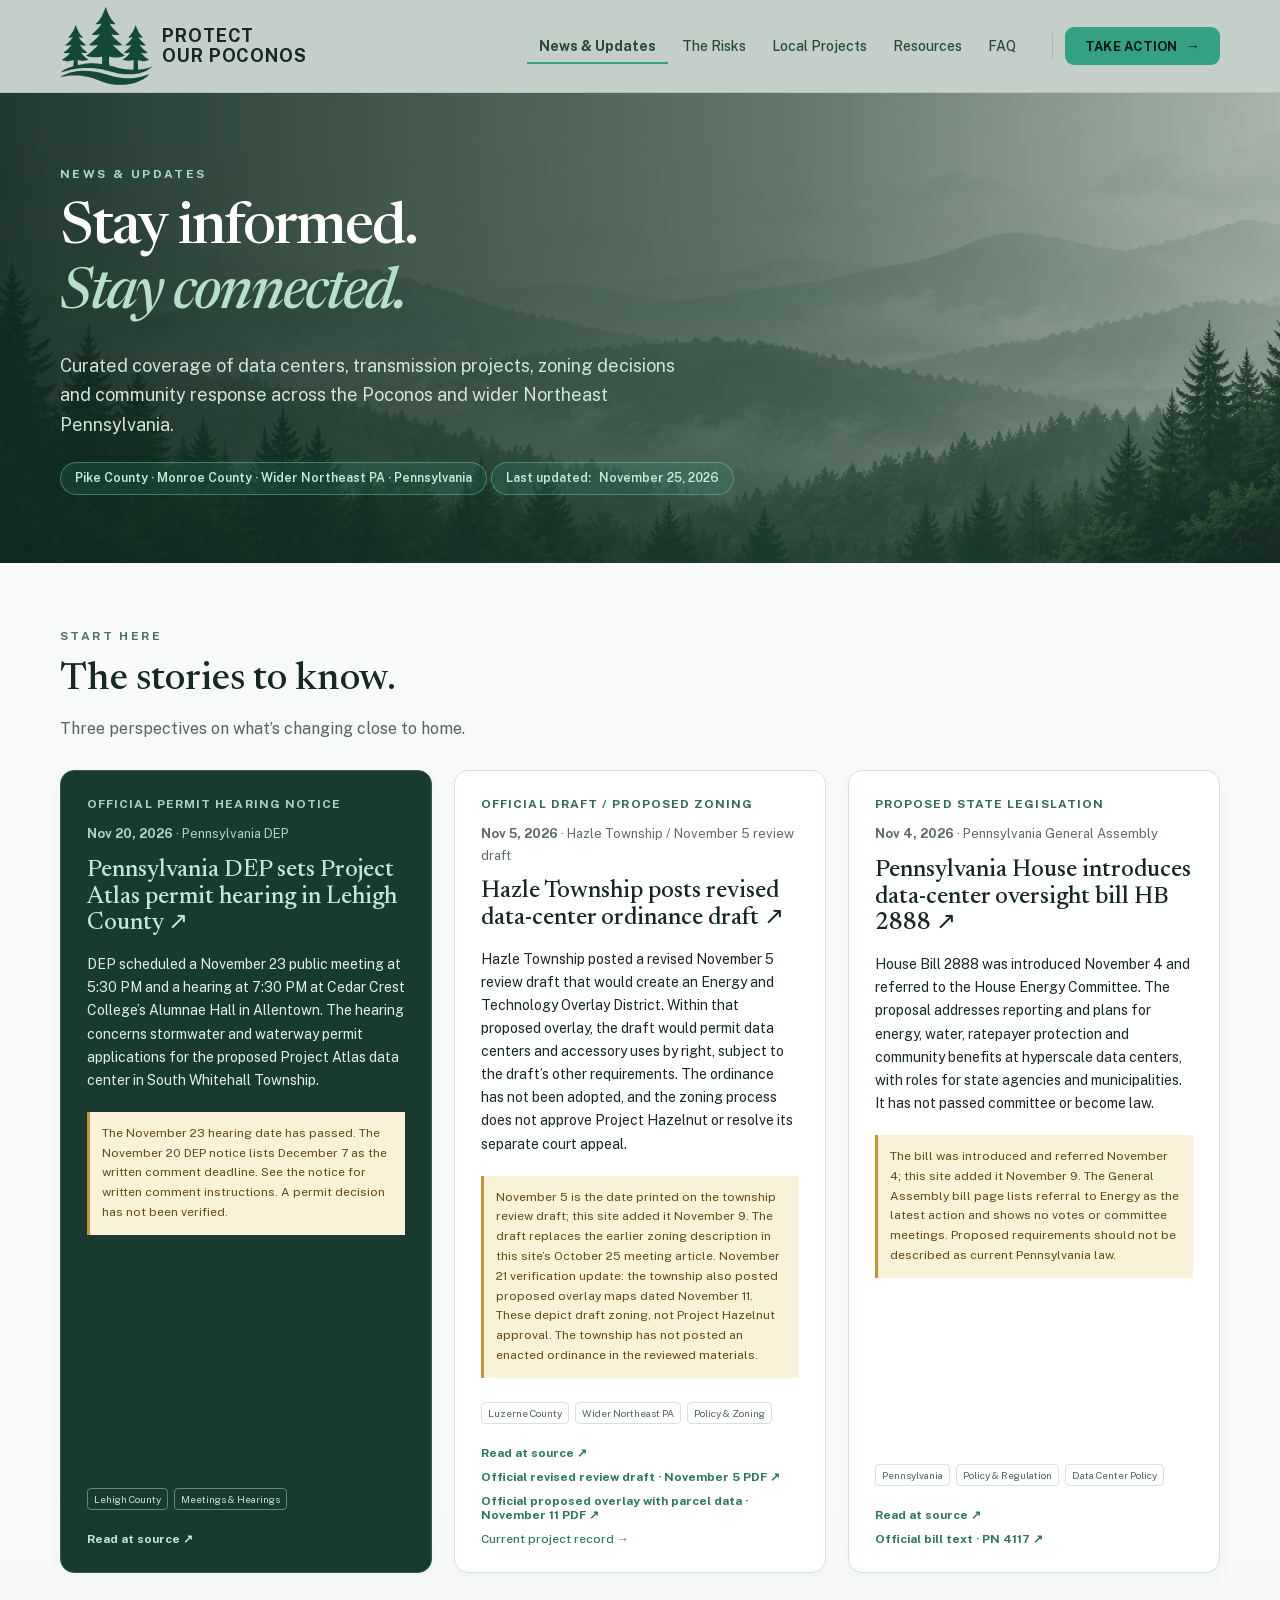
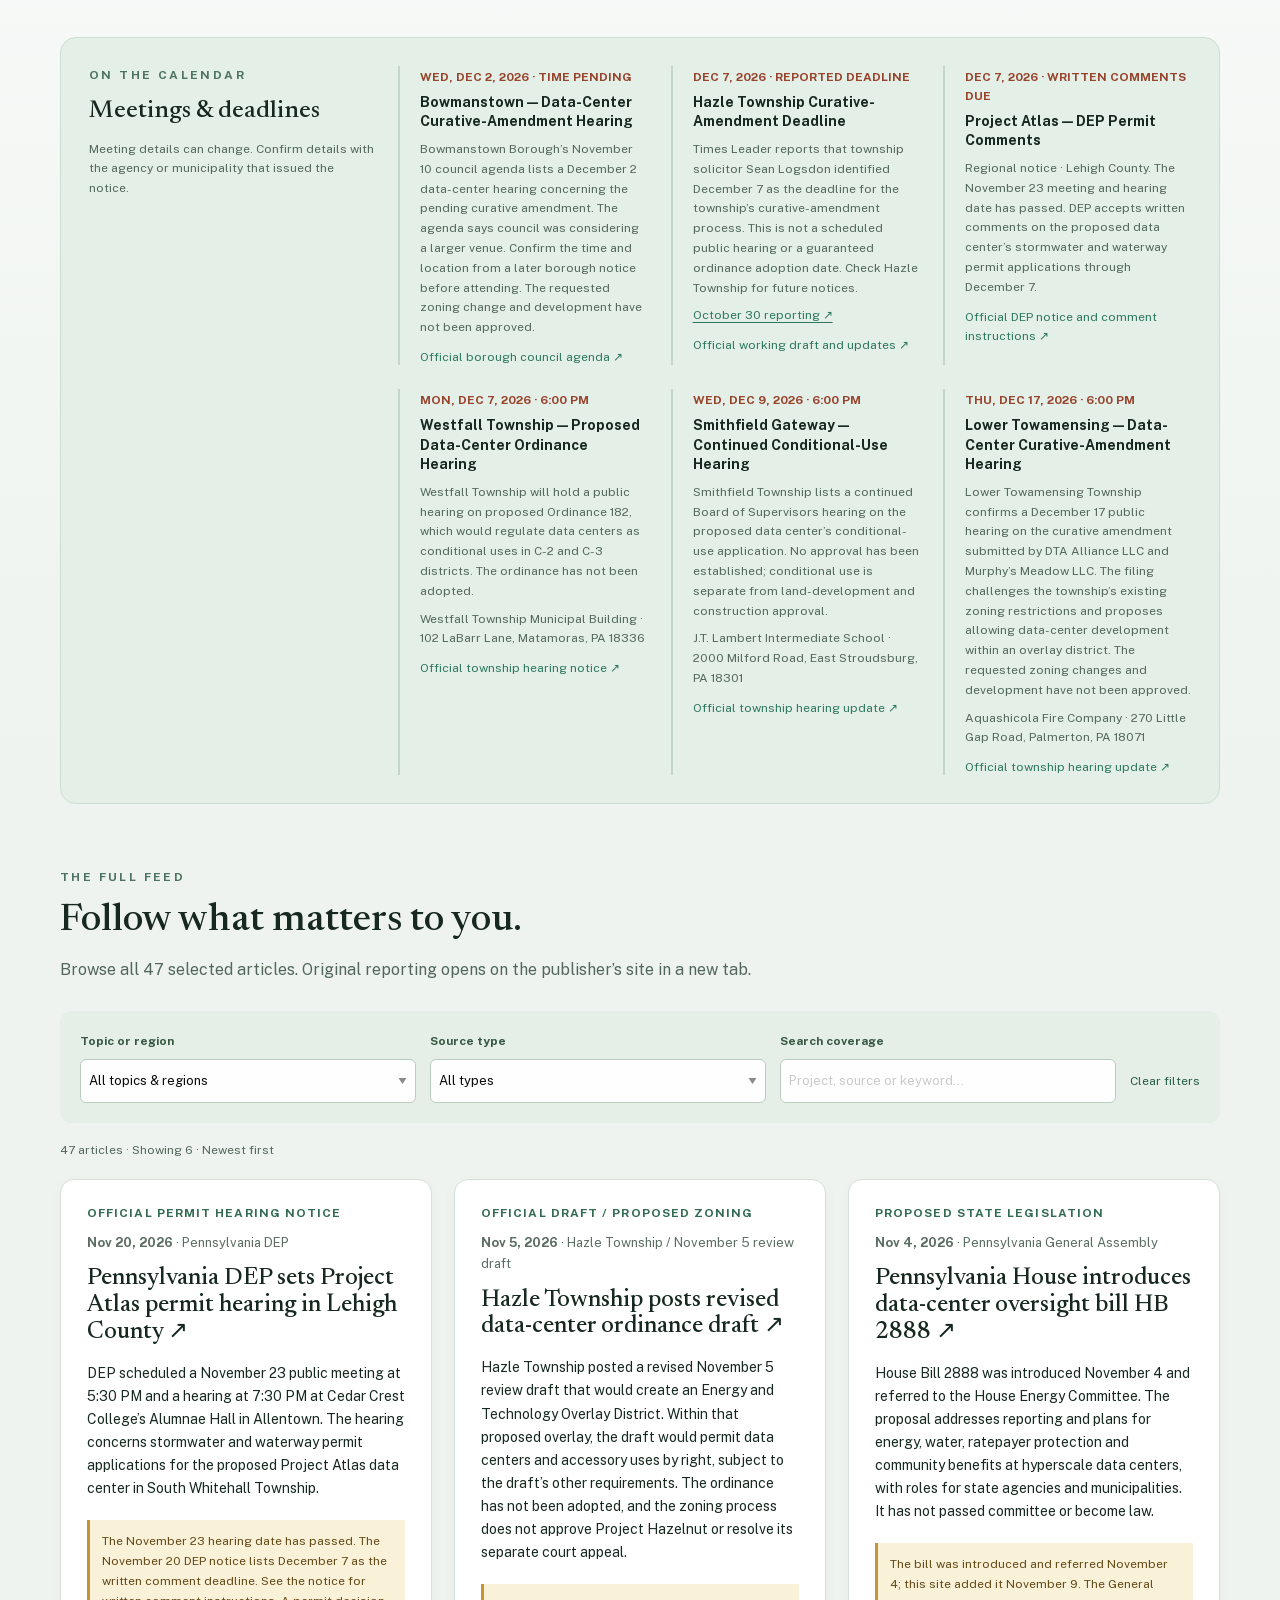
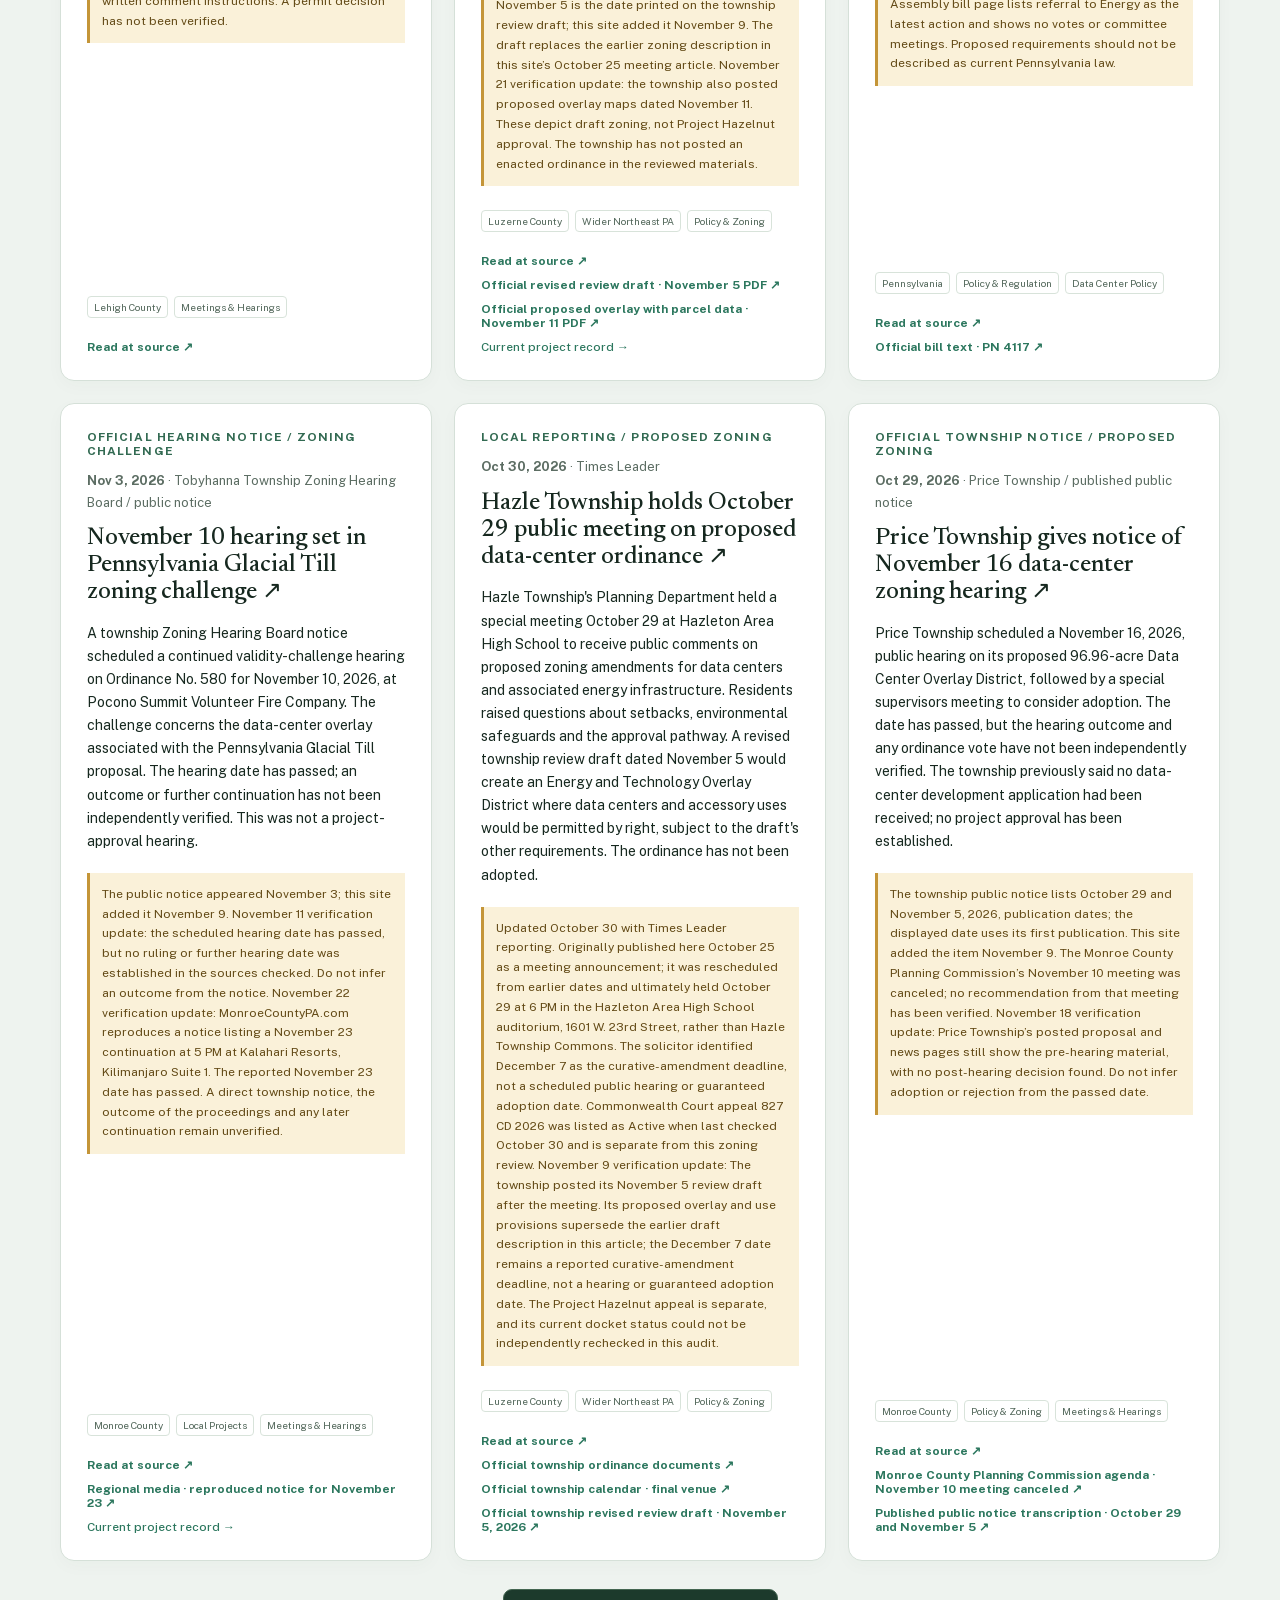
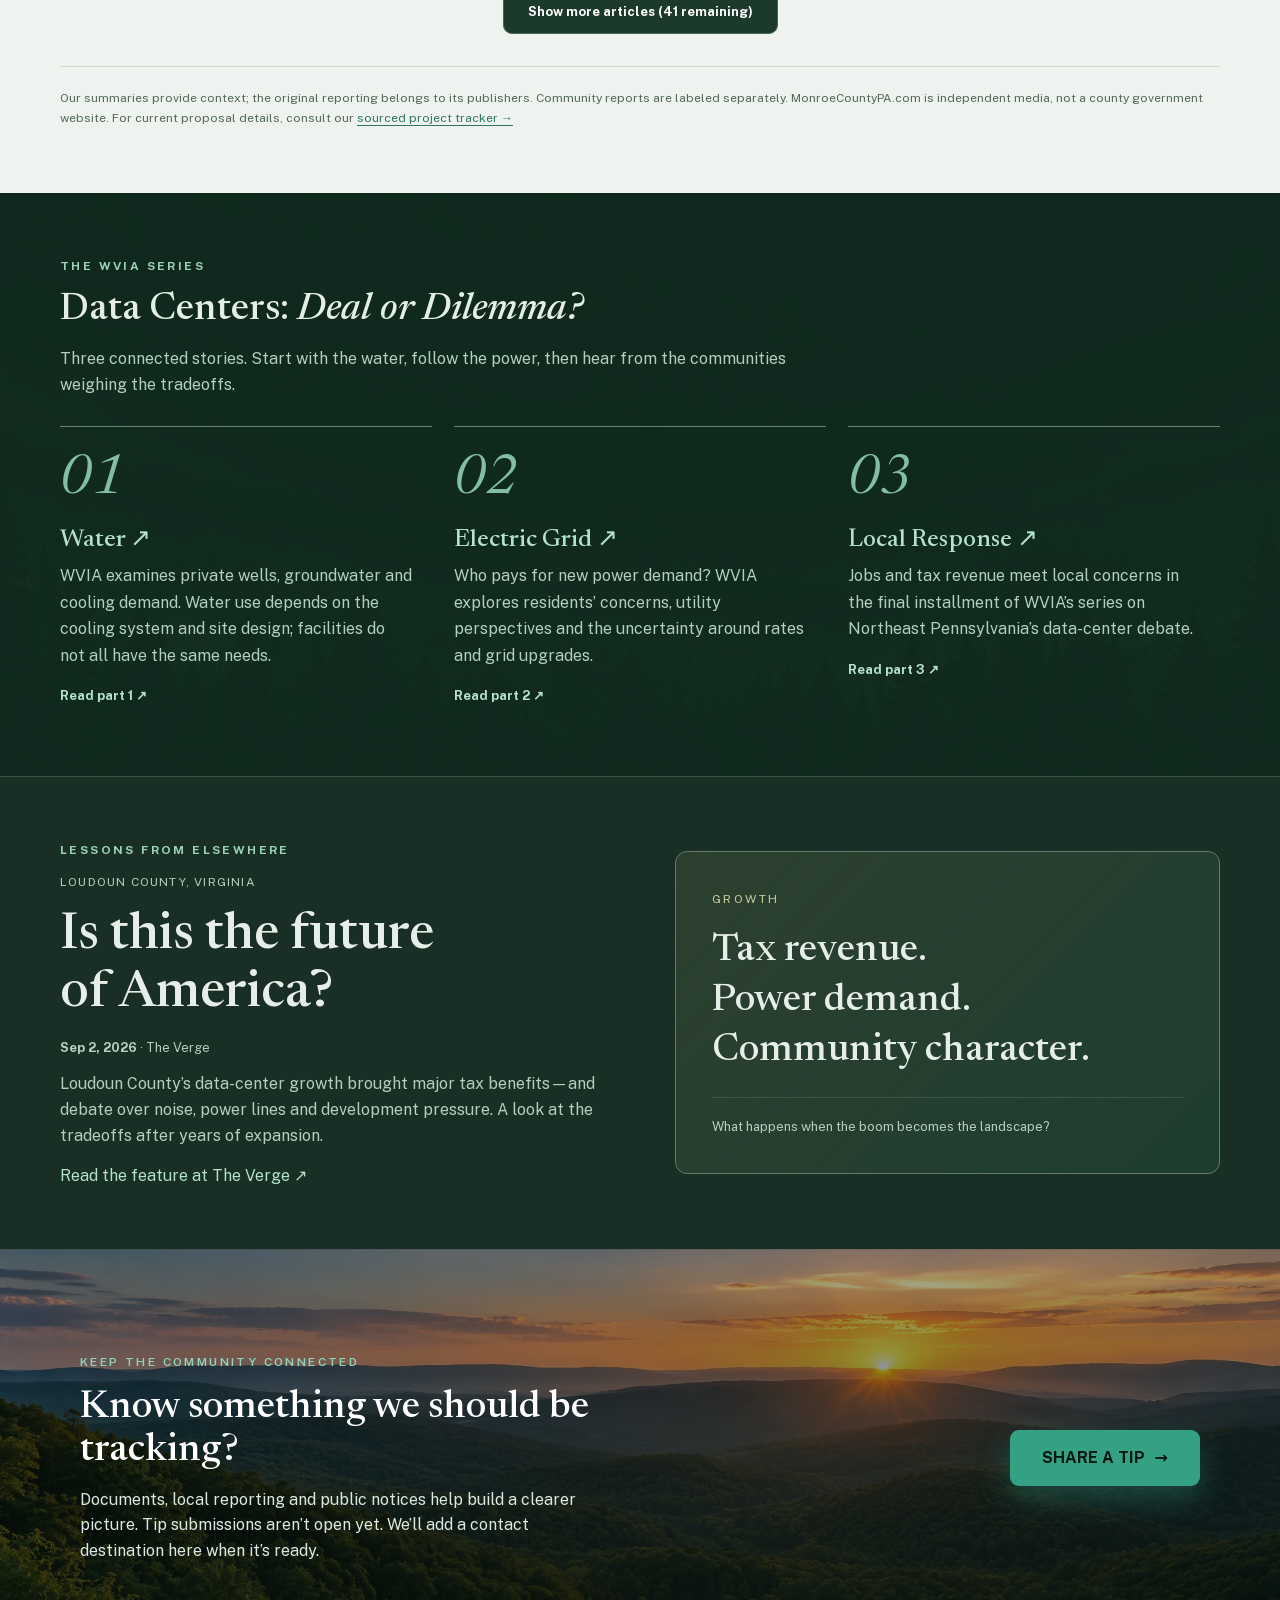
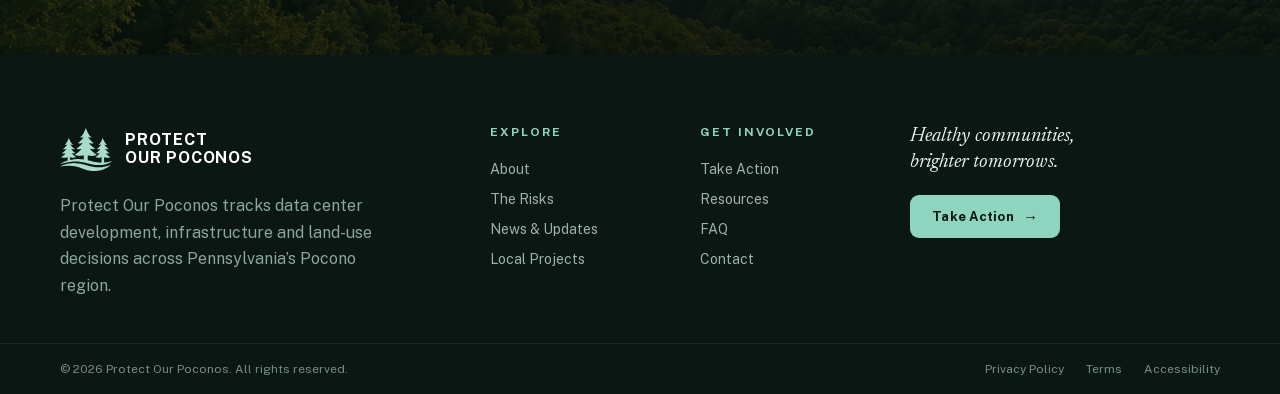
<file: news.html>
<!DOCTYPE html>
<html lang="en" class="no-js"> <head>
  <meta charset="utf-8"/>
  <script>document.documentElement.classList.replace("no-js", "js");</script>
  <meta content="width=device-width, initial-scale=1" name="viewport"/>
  <title>Poconos Data Center News | Northeast Pennsylvania</title>
  <meta content="Follow data center news, transmission updates and zoning coverage across Pike and Monroe counties and wider Northeast Pennsylvania, with links to reporting and official records." name="description"/>
  <meta content="#0f1f18" name="theme-color"/>
  <link href="assets/css/foundation-subset.css" rel="stylesheet"/>
  <link href="assets/css/design.css" rel="stylesheet"/>
  <link href="assets/css/site.css" rel="stylesheet"/>
  <link href="assets/logo.svg" rel="icon" type="image/svg+xml"/>
  <script defer="True" src="assets/js/site.js">
  </script>
 <script defer src="assets/js/news.js"></script>
  <script defer src="assets/js/analytics.js"></script>
 <link href="assets/css/news.css" rel="stylesheet"/>
 <link href="assets/css/layout.css" rel="stylesheet"/>
 <link href="assets/css/fonts.css" rel="stylesheet"/>
<link rel="preload" href="assets/fonts/newsreader-normal.woff2" as="font" type="font/woff2" crossorigin/>
<link rel="preload" href="assets/fonts/public-sans-normal.woff2" as="font" type="font/woff2" crossorigin/>
</head><body class="news-page"><a class="skip-link" href="#main-content">Skip to content</a><div class="site-shell">   <header class="site-header" id="top">
    <div class="header-inner grid-container section-inner">
     <a class="site-logo" href="index.html#top">
      <img alt="Protect Our Poconos" class="site-logo-img" height="286" src="./assets/logo.svg" width="341"/>
      <span class="site-logo-text">
       PROTECT
       <br/>
       OUR POCONOS
      </span>
     </a>
     <button aria-controls="primary-navigation" aria-expanded="false" class="menu-toggle" type="button">
      Menu
     </button>
     <nav aria-label="Main navigation" class="primary-navigation" id="primary-navigation">
      <a class="nav-link" href="news.html" aria-current="page">News &amp; Updates</a>
      <a class="nav-link" href="issues.html">
       The Risks
      </a>
      <a class="nav-link" href="projects.html">
       Local Projects
      </a>


      <a class="nav-link" href="resources.html">
       Resources
      </a>
     <a class="nav-link" href="faq.html">FAQ</a><a class="nav-link mobile-action" href="take-action.html">Take Action <span class="mobile-action-arrow" aria-hidden="true">→</span></a></nav>
     <div class="header-actions">
      <span class="header-divider">
      </span>
      <a class="nav-cta cta-teal" href="take-action.html">TAKE ACTION <span class="nav-cta-arrow">→</span></a>
     </div>
    </div>
   </header><main id="main-content" tabindex="-1">
<section class="news-hero"><div class="news-wrap"><p class="eyebrow">NEWS & UPDATES</p><h1>Stay informed.<br><em>Stay connected.</em></h1><p class="hero-deck">Curated coverage of data centers, transmission projects, zoning decisions and community response across the Poconos and wider Northeast Pennsylvania.</p><div class="hero-reviewed"><span class="review-badge">Pike County · Monroe County · Wider Northeast PA · Pennsylvania</span> <span class="review-badge">Last updated: <time datetime="2026-11-25">November 25, 2026</time></span></div></div></section>
<section class="news-wrap news-section" aria-labelledby="featured-heading"><p class="eyebrow">START HERE</p><h2 id="featured-heading">The stories to know.</h2><p class="section-deck">Three perspectives on what’s changing close to home.</p><div class="featured-grid"><!-- FEATURED:START -->
<article class="story-card featured-story"><span class="story-type">Official Permit Hearing Notice</span><p class="story-meta"><time datetime="2026-11-20">Nov 20, 2026</time> · Pennsylvania DEP</p><h3><a href="https://www.pa.gov/agencies/dep/newsroom/2026-11-20-dep-to-host-public-meeting-and-hearing-on-proposed-project-atlas-data-center" target="_blank" rel="noopener noreferrer">Pennsylvania DEP sets Project Atlas permit hearing in Lehigh County <span aria-hidden="true">↗</span><span class="show-for-sr"> (opens in a new tab)</span></a></h3><p class="story-summary">DEP scheduled a November 23 public meeting at 5:30 PM and a hearing at 7:30 PM at Cedar Crest College’s Alumnae Hall in Allentown. The hearing concerns stormwater and waterway permit applications for the proposed Project Atlas data center in South Whitehall Township.</p><p class="context-note">The November 23 hearing date has passed. The November 20 DEP notice lists December 7 as the written comment deadline. See the notice for written comment instructions. A permit decision has not been verified.</p><div class="story-tags"><span>Lehigh County</span><span>Meetings &amp; Hearings</span></div><div class="story-links"><a href="https://www.pa.gov/agencies/dep/newsroom/2026-11-20-dep-to-host-public-meeting-and-hearing-on-proposed-project-atlas-data-center" target="_blank" rel="noopener noreferrer">Read at source <span aria-hidden="true">↗</span><span class="show-for-sr"> (opens in a new tab)</span></a></div></article>
<article class="story-card featured-story"><span class="story-type">Official Draft / Proposed Zoning</span><p class="story-meta"><time datetime="2026-11-05">Nov 5, 2026</time> · Hazle Township / November 5 review draft</p><h3><a href="https://www.hazletownship.com/documents/data-center-ordinance" target="_blank" rel="noopener noreferrer">Hazle Township posts revised data-center ordinance draft <span aria-hidden="true">↗</span><span class="show-for-sr"> (opens in a new tab)</span></a></h3><p class="story-summary">Hazle Township posted a revised November 5 review draft that would create an Energy and Technology Overlay District. Within that proposed overlay, the draft would permit data centers and accessory uses by right, subject to the draft’s other requirements. The ordinance has not been adopted, and the zoning process does not approve Project Hazelnut or resolve its separate court appeal.</p><p class="context-note">November 5 is the date printed on the township review draft; this site added it November 9. The draft replaces the earlier zoning description in this site’s October 25 meeting article. November 21 verification update: the township also posted proposed overlay maps dated November 11. These depict draft zoning, not Project Hazelnut approval. The township has not posted an enacted ordinance in the reviewed materials.</p><div class="story-tags"><span>Luzerne County</span><span>Wider Northeast PA</span><span>Policy &amp; Zoning</span></div><div class="story-links"><a href="https://www.hazletownship.com/documents/data-center-ordinance" target="_blank" rel="noopener noreferrer">Read at source <span aria-hidden="true">↗</span><span class="show-for-sr"> (opens in a new tab)</span></a><a href="https://www.hazletownship.com/images/Hazle_Twp_Draft_DC_Ordinance_-_REVIEW_DRAFT_11-5-26.pdf" target="_blank" rel="noopener noreferrer">Official revised review draft · November 5 PDF <span aria-hidden="true">↗</span><span class="show-for-sr"> (opens in a new tab)</span></a><a href="https://www.hazletownship.com/images/HZLE-DATA_DataCenterOverlay_WithParcelData_20261111.pdf" target="_blank" rel="noopener noreferrer">Official proposed overlay with parcel data · November 11 PDF <span aria-hidden="true">↗</span><span class="show-for-sr"> (opens in a new tab)</span></a><a class="project-reference" href="projects.html#project-hazelnut">Current project record →</a></div></article>
<article class="story-card featured-story"><span class="story-type">Proposed State Legislation</span><p class="story-meta"><time datetime="2026-11-04">Nov 4, 2026</time> · Pennsylvania General Assembly</p><h3><a href="https://www.palegis.us/legislation/bills/2025/0/HB2888" target="_blank" rel="noopener noreferrer">Pennsylvania House introduces data-center oversight bill HB 2888 <span aria-hidden="true">↗</span><span class="show-for-sr"> (opens in a new tab)</span></a></h3><p class="story-summary">House Bill 2888 was introduced November 4 and referred to the House Energy Committee. The proposal addresses reporting and plans for energy, water, ratepayer protection and community benefits at hyperscale data centers, with roles for state agencies and municipalities. It has not passed committee or become law.</p><p class="context-note">The bill was introduced and referred November 4; this site added it November 9. The General Assembly bill page lists referral to Energy as the latest action and shows no votes or committee meetings. Proposed requirements should not be described as current Pennsylvania law.</p><div class="story-tags"><span>Pennsylvania</span><span>Policy &amp; Regulation</span><span>Data Center Policy</span></div><div class="story-links"><a href="https://www.palegis.us/legislation/bills/2025/0/HB2888" target="_blank" rel="noopener noreferrer">Read at source <span aria-hidden="true">↗</span><span class="show-for-sr"> (opens in a new tab)</span></a><a href="https://www.palegis.us/legislation/bills/text/PDF/2025/0/HB2888/PN4117" target="_blank" rel="noopener noreferrer">Official bill text · PN 4117 <span aria-hidden="true">↗</span><span class="show-for-sr"> (opens in a new tab)</span></a></div></article>
<!-- FEATURED:END --></div></section>
<section class="news-wrap" aria-labelledby="dates-heading"><div class="deadline-strip"><div><p class="eyebrow">ON THE CALENDAR</p><h2 id="dates-heading">Meetings & deadlines</h2><p>Meeting details can change. Confirm details with the agency or municipality that issued the notice.</p></div><div class="deadline"><time datetime="2026-12-02">WED, DEC 2, 2026 · TIME PENDING</time><h3>Bowmanstown — Data-Center Curative-Amendment Hearing</h3><p>Bowmanstown Borough’s November 10 council agenda lists a December 2 data-center hearing concerning the pending curative amendment. The agenda says council was considering a larger venue. Confirm the time and location from a later borough notice before attending. The requested zoning change and development have not been approved.</p><a href="https://bowmanstown.org/document/council-agenda-november-10th-2026/" target="_blank" rel="noopener noreferrer">Official borough council agenda ↗<span class="show-for-sr"> (opens in a new tab)</span></a></div><div class="deadline"><time datetime="2026-12-07">DEC 7, 2026 · REPORTED DEADLINE</time><h3>Hazle Township Curative-Amendment Deadline</h3><p>Times Leader reports that township solicitor Sean Logsdon identified December 7 as the deadline for the township’s curative-amendment process. This is not a scheduled public hearing or a guaranteed ordinance adoption date. Check Hazle Township for future notices.</p><p><a href="https://www.timesleader.com/news/1763912/hazle-twp-residents-debate-proposed-data-center-ordinance" target="_blank" rel="noopener noreferrer">October 30 reporting ↗<span class="show-for-sr"> (opens in a new tab)</span></a></p><a href="https://www.hazletownship.com/documents/data-center-ordinance" target="_blank" rel="noopener noreferrer">Official working draft and updates ↗<span class="show-for-sr"> (opens in a new tab)</span></a></div><div class="deadline"><time datetime="2026-12-07">DEC 7, 2026 · WRITTEN COMMENTS DUE</time><h3>Project Atlas — DEP Permit Comments</h3><p>Regional notice · Lehigh County. The November 23 meeting and hearing date has passed. DEP accepts written comments on the proposed data center’s stormwater and waterway permit applications through December 7.</p><a href="https://www.pa.gov/agencies/dep/newsroom/2026-11-20-dep-to-host-public-meeting-and-hearing-on-proposed-project-atlas-data-center" target="_blank" rel="noopener noreferrer">Official DEP notice and comment instructions ↗<span class="show-for-sr"> (opens in a new tab)</span></a></div><div class="deadline"><time datetime="2026-12-07T18:00:00-05:00">MON, DEC 7, 2026 · 6:00 PM</time><h3>Westfall Township — Proposed Data-Center Ordinance Hearing</h3><p>Westfall Township will hold a public hearing on proposed Ordinance 182, which would regulate data centers as conditional uses in C-2 and C-3 districts. The ordinance has not been adopted.</p><p>Westfall Township Municipal Building · 102 LaBarr Lane, Matamoras, PA 18336</p><a href="https://westfalltownship.org/public-notice-data-center-ordinance-hearing/" target="_blank" rel="noopener noreferrer">Official township hearing notice ↗<span class="show-for-sr"> (opens in a new tab)</span></a></div><div class="deadline"><time datetime="2026-12-09T18:00:00-05:00">WED, DEC 9, 2026 · 6:00 PM</time><h3>Smithfield Gateway — Continued Conditional-Use Hearing</h3><p>Smithfield Township lists a continued Board of Supervisors hearing on the proposed data center’s conditional-use application. No approval has been established; conditional use is separate from land-development and construction approval.</p><p>J.T. Lambert Intermediate School · 2000 Milford Road, East Stroudsburg, PA 18301</p><a href="https://smithfieldtownship.com/odp/gatewaydc/" target="_blank" rel="noopener noreferrer">Official township hearing update ↗<span class="show-for-sr"> (opens in a new tab)</span></a></div><div class="deadline"><time datetime="2026-12-17T18:00:00-05:00">THU, DEC 17, 2026 · 6:00 PM</time><h3>Lower Towamensing — Data-Center Curative-Amendment Hearing</h3><p>Lower Towamensing Township confirms a December 17 public hearing on the curative amendment submitted by DTA Alliance LLC and Murphy’s Meadow LLC. The filing challenges the township’s existing zoning restrictions and proposes allowing data-center development within an overlay district. The requested zoning changes and development have not been approved.</p><p>Aquashicola Fire Company · 270 Little Gap Road, Palmerton, PA 18071</p><a href="https://www.lowertowamensing.org/" target="_blank" rel="noopener noreferrer">Official township hearing update ↗<span class="show-for-sr"> (opens in a new tab)</span></a></div></div></section>
<section class="news-wrap news-section" id="coverage" aria-labelledby="coverage-heading"><p class="eyebrow">THE FULL FEED</p><h2 id="coverage-heading">Follow what matters to you.</h2><p class="section-deck">Browse all 47 selected articles. Original reporting opens on the publisher’s site in a new tab.</p><form class="news-filters" hidden role="search" aria-label="Filter news"><label>Topic or region<select id="news-topic"><option value="">All topics & regions</option><!-- TOPICS:START -->
<option>Carbon County</option><option>Community Response</option><option>Data Center Policy</option><option>Electricity &amp; Grid</option><option>Federal</option><option>Forests &amp; Land Use</option><option>Jobs &amp; Economy</option><option>Lackawanna County</option><option>Lehigh County</option><option>Lessons From Elsewhere</option><option>Local Development</option><option>Local Projects</option><option>Luzerne County</option><option>Meetings &amp; Hearings</option><option>Monroe County</option><option>Noise &amp; Generators</option><option>Northeast PA</option><option>Pennsylvania</option><option>Pike County</option><option>Policy &amp; Regulation</option><option>Policy &amp; Zoning</option><option>Ratepayers</option><option>Smithfield</option><option>Transmission &amp; Grid</option><option>Utilities</option><option>Watchlist / Unverified</option><option>Water &amp; Wells</option><option>Wider Northeast PA</option><option>Wider Poconos</option>
<!-- TOPICS:END --></select></label><label>Source type<select id="news-type"><option value="">All types</option><!-- TYPES:START -->
<option>Community Hearing Update / Zoning Challenge</option><option>Community Report</option><option>Confirmed Proposal / Community Update / Legal Challenge</option><option>Documented Proposal / Zoning Challenge</option><option>Explainer</option><option>External Feature</option><option>External Reporting</option><option>Federal Policy</option><option>Local Reporting</option><option>Local Reporting / Conditional-Use Decision</option><option>Local Reporting / Confirmed Proposal</option><option>Local Reporting / Municipal Zoning Decision</option><option>Local Reporting / Policy &amp; Regulation</option><option>Local Reporting / Proposed Zoning</option><option>Local Reporting / Zoning</option><option>Municipal Zoning Decision</option><option>Official County Update</option><option>Official Draft / Proposed Zoning</option><option>Official Hearing Notice / Zoning Challenge</option><option>Official Permit Hearing Notice</option><option>Official Project Update</option><option>Official Regulatory Filing</option><option>Official Regulatory Proceeding</option><option>Official Township Notice</option><option>Official Township Notice / Proposed Zoning</option><option>Official Township Update</option><option>Policy / Advocacy Position</option><option>Policy / State Government</option><option>Proposed State Legislation</option><option>Public Notice</option>
<!-- TYPES:END --></select></label><label>Search coverage<input id="news-search" type="search" placeholder="Project, source or keyword…"></label><button type="reset">Clear filters</button></form><p id="news-count" role="status" aria-live="polite">47 articles · Newest first</p><div class="coverage-grid"><!-- COVERAGE:START -->
<article class="story-card" data-topics="[&quot;Lehigh County&quot;, &quot;Meetings &amp; Hearings&quot;]" data-type="Official Permit Hearing Notice"><span class="story-type">Official Permit Hearing Notice</span><p class="story-meta"><time datetime="2026-11-20">Nov 20, 2026</time> · Pennsylvania DEP</p><h3><a href="https://www.pa.gov/agencies/dep/newsroom/2026-11-20-dep-to-host-public-meeting-and-hearing-on-proposed-project-atlas-data-center" target="_blank" rel="noopener noreferrer">Pennsylvania DEP sets Project Atlas permit hearing in Lehigh County <span aria-hidden="true">↗</span><span class="show-for-sr"> (opens in a new tab)</span></a></h3><p class="story-summary">DEP scheduled a November 23 public meeting at 5:30 PM and a hearing at 7:30 PM at Cedar Crest College’s Alumnae Hall in Allentown. The hearing concerns stormwater and waterway permit applications for the proposed Project Atlas data center in South Whitehall Township.</p><p class="context-note">The November 23 hearing date has passed. The November 20 DEP notice lists December 7 as the written comment deadline. See the notice for written comment instructions. A permit decision has not been verified.</p><div class="story-tags"><span>Lehigh County</span><span>Meetings &amp; Hearings</span></div><div class="story-links"><a href="https://www.pa.gov/agencies/dep/newsroom/2026-11-20-dep-to-host-public-meeting-and-hearing-on-proposed-project-atlas-data-center" target="_blank" rel="noopener noreferrer">Read at source <span aria-hidden="true">↗</span><span class="show-for-sr"> (opens in a new tab)</span></a></div></article>
<article class="story-card" data-topics="[&quot;Luzerne County&quot;, &quot;Wider Northeast PA&quot;, &quot;Policy &amp; Zoning&quot;]" data-type="Official Draft / Proposed Zoning"><span class="story-type">Official Draft / Proposed Zoning</span><p class="story-meta"><time datetime="2026-11-05">Nov 5, 2026</time> · Hazle Township / November 5 review draft</p><h3><a href="https://www.hazletownship.com/documents/data-center-ordinance" target="_blank" rel="noopener noreferrer">Hazle Township posts revised data-center ordinance draft <span aria-hidden="true">↗</span><span class="show-for-sr"> (opens in a new tab)</span></a></h3><p class="story-summary">Hazle Township posted a revised November 5 review draft that would create an Energy and Technology Overlay District. Within that proposed overlay, the draft would permit data centers and accessory uses by right, subject to the draft’s other requirements. The ordinance has not been adopted, and the zoning process does not approve Project Hazelnut or resolve its separate court appeal.</p><p class="context-note">November 5 is the date printed on the township review draft; this site added it November 9. The draft replaces the earlier zoning description in this site’s October 25 meeting article. November 21 verification update: the township also posted proposed overlay maps dated November 11. These depict draft zoning, not Project Hazelnut approval. The township has not posted an enacted ordinance in the reviewed materials.</p><div class="story-tags"><span>Luzerne County</span><span>Wider Northeast PA</span><span>Policy &amp; Zoning</span></div><div class="story-links"><a href="https://www.hazletownship.com/documents/data-center-ordinance" target="_blank" rel="noopener noreferrer">Read at source <span aria-hidden="true">↗</span><span class="show-for-sr"> (opens in a new tab)</span></a><a href="https://www.hazletownship.com/images/Hazle_Twp_Draft_DC_Ordinance_-_REVIEW_DRAFT_11-5-26.pdf" target="_blank" rel="noopener noreferrer">Official revised review draft · November 5 PDF <span aria-hidden="true">↗</span><span class="show-for-sr"> (opens in a new tab)</span></a><a href="https://www.hazletownship.com/images/HZLE-DATA_DataCenterOverlay_WithParcelData_20261111.pdf" target="_blank" rel="noopener noreferrer">Official proposed overlay with parcel data · November 11 PDF <span aria-hidden="true">↗</span><span class="show-for-sr"> (opens in a new tab)</span></a><a class="project-reference" href="projects.html#project-hazelnut">Current project record →</a></div></article>
<article class="story-card" data-topics="[&quot;Pennsylvania&quot;, &quot;Policy &amp; Regulation&quot;, &quot;Data Center Policy&quot;]" data-type="Proposed State Legislation"><span class="story-type">Proposed State Legislation</span><p class="story-meta"><time datetime="2026-11-04">Nov 4, 2026</time> · Pennsylvania General Assembly</p><h3><a href="https://www.palegis.us/legislation/bills/2025/0/HB2888" target="_blank" rel="noopener noreferrer">Pennsylvania House introduces data-center oversight bill HB 2888 <span aria-hidden="true">↗</span><span class="show-for-sr"> (opens in a new tab)</span></a></h3><p class="story-summary">House Bill 2888 was introduced November 4 and referred to the House Energy Committee. The proposal addresses reporting and plans for energy, water, ratepayer protection and community benefits at hyperscale data centers, with roles for state agencies and municipalities. It has not passed committee or become law.</p><p class="context-note">The bill was introduced and referred November 4; this site added it November 9. The General Assembly bill page lists referral to Energy as the latest action and shows no votes or committee meetings. Proposed requirements should not be described as current Pennsylvania law.</p><div class="story-tags"><span>Pennsylvania</span><span>Policy &amp; Regulation</span><span>Data Center Policy</span></div><div class="story-links"><a href="https://www.palegis.us/legislation/bills/2025/0/HB2888" target="_blank" rel="noopener noreferrer">Read at source <span aria-hidden="true">↗</span><span class="show-for-sr"> (opens in a new tab)</span></a><a href="https://www.palegis.us/legislation/bills/text/PDF/2025/0/HB2888/PN4117" target="_blank" rel="noopener noreferrer">Official bill text · PN 4117 <span aria-hidden="true">↗</span><span class="show-for-sr"> (opens in a new tab)</span></a></div></article>
<article class="story-card" data-topics="[&quot;Monroe County&quot;, &quot;Local Projects&quot;, &quot;Meetings &amp; Hearings&quot;, &quot;Policy &amp; Zoning&quot;]" data-type="Official Hearing Notice / Zoning Challenge"><span class="story-type">Official Hearing Notice / Zoning Challenge</span><p class="story-meta"><time datetime="2026-11-03">Nov 3, 2026</time> · Tobyhanna Township Zoning Hearing Board / public notice</p><h3><a href="https://www.poconorecord.com/public-notices/notice/11/03/2026/public-notice-notice-is-hereby-given-2026-11-03-pocono-record-pennsylvania-1a1a27a5e5a" target="_blank" rel="noopener noreferrer">November 10 hearing set in Pennsylvania Glacial Till zoning challenge <span aria-hidden="true">↗</span><span class="show-for-sr"> (opens in a new tab)</span></a></h3><p class="story-summary">A township Zoning Hearing Board notice scheduled a continued validity-challenge hearing on Ordinance No. 580 for November 10, 2026, at Pocono Summit Volunteer Fire Company. The challenge concerns the data-center overlay associated with the Pennsylvania Glacial Till proposal. The hearing date has passed; an outcome or further continuation has not been independently verified. This was not a project-approval hearing.</p><p class="context-note">The public notice appeared November 3; this site added it November 9. November 11 verification update: the scheduled hearing date has passed, but no ruling or further hearing date was established in the sources checked. Do not infer an outcome from the notice. November 22 verification update: MonroeCountyPA.com reproduces a notice listing a November 23 continuation at 5 PM at Kalahari Resorts, Kilimanjaro Suite 1. The reported November 23 date has passed. A direct township notice, the outcome of the proceedings and any later continuation remain unverified.</p><div class="story-tags"><span>Monroe County</span><span>Local Projects</span><span>Meetings &amp; Hearings</span></div><div class="story-links"><a href="https://www.poconorecord.com/public-notices/notice/11/03/2026/public-notice-notice-is-hereby-given-2026-11-03-pocono-record-pennsylvania-1a1a27a5e5a" target="_blank" rel="noopener noreferrer">Read at source <span aria-hidden="true">↗</span><span class="show-for-sr"> (opens in a new tab)</span></a><a href="https://monroecountypa.com/news/tobyhanna-township-hearing-challenge-data-center-overlay-ordinance" target="_blank" rel="noopener noreferrer">Regional media · reproduced notice for November 23 <span aria-hidden="true">↗</span><span class="show-for-sr"> (opens in a new tab)</span></a><a class="project-reference" href="projects.html#pennsylvania-glacial-till">Current project record →</a></div></article>
<article class="story-card" data-topics="[&quot;Luzerne County&quot;, &quot;Wider Northeast PA&quot;, &quot;Policy &amp; Zoning&quot;]" data-type="Local Reporting / Proposed Zoning"><span class="story-type">Local Reporting / Proposed Zoning</span><p class="story-meta"><time datetime="2026-10-30">Oct 30, 2026</time> · Times Leader</p><h3><a href="https://www.timesleader.com/news/1763912/hazle-twp-residents-debate-proposed-data-center-ordinance" target="_blank" rel="noopener noreferrer">Hazle Township holds October 29 public meeting on proposed data-center ordinance <span aria-hidden="true">↗</span><span class="show-for-sr"> (opens in a new tab)</span></a></h3><p class="story-summary">Hazle Township&#x27;s Planning Department held a special meeting October 29 at Hazleton Area High School to receive public comments on proposed zoning amendments for data centers and associated energy infrastructure. Residents raised questions about setbacks, environmental safeguards and the approval pathway. A revised township review draft dated November 5 would create an Energy and Technology Overlay District where data centers and accessory uses would be permitted by right, subject to the draft&#x27;s other requirements. The ordinance has not been adopted.</p><p class="context-note">Updated October 30 with Times Leader reporting. Originally published here October 25 as a meeting announcement; it was rescheduled from earlier dates and ultimately held October 29 at 6 PM in the Hazleton Area High School auditorium, 1601 W. 23rd Street, rather than Hazle Township Commons. The solicitor identified December 7 as the curative-amendment deadline, not a scheduled public hearing or guaranteed adoption date. Commonwealth Court appeal 827 CD 2026 was listed as Active when last checked October 30 and is separate from this zoning review. November 9 verification update: The township posted its November 5 review draft after the meeting. Its proposed overlay and use provisions supersede the earlier draft description in this article; the December 7 date remains a reported curative-amendment deadline, not a hearing or guaranteed adoption date. The Project Hazelnut appeal is separate, and its current docket status could not be independently rechecked in this audit.</p><div class="story-tags"><span>Luzerne County</span><span>Wider Northeast PA</span><span>Policy &amp; Zoning</span></div><div class="story-links"><a href="https://www.timesleader.com/news/1763912/hazle-twp-residents-debate-proposed-data-center-ordinance" target="_blank" rel="noopener noreferrer">Read at source <span aria-hidden="true">↗</span><span class="show-for-sr"> (opens in a new tab)</span></a><a href="https://www.hazletownship.com/documents/data-center-ordinance" target="_blank" rel="noopener noreferrer">Official township ordinance documents <span aria-hidden="true">↗</span><span class="show-for-sr"> (opens in a new tab)</span></a><a href="https://www.hazletownship.com/municipal-government/cass-township-public-meeting-dates" target="_blank" rel="noopener noreferrer">Official township calendar · final venue <span aria-hidden="true">↗</span><span class="show-for-sr"> (opens in a new tab)</span></a><a href="https://www.hazletownship.com/images/Hazle_Twp_Draft_DC_Ordinance_-_REVIEW_DRAFT_11-5-26.pdf" target="_blank" rel="noopener noreferrer">Official township revised review draft · November 5, 2026 <span aria-hidden="true">↗</span><span class="show-for-sr"> (opens in a new tab)</span></a></div></article>
<article class="story-card" data-topics="[&quot;Monroe County&quot;, &quot;Policy &amp; Zoning&quot;, &quot;Meetings &amp; Hearings&quot;]" data-type="Official Township Notice / Proposed Zoning"><span class="story-type">Official Township Notice / Proposed Zoning</span><p class="story-meta"><time datetime="2026-10-29">Oct 29, 2026</time> · Price Township / published public notice</p><h3><a href="https://www.pricetownship.org/home-page/page/public-information-regarding-proposed-data-center-zoning-ordinance-and-overlay" target="_blank" rel="noopener noreferrer">Price Township gives notice of November 16 data-center zoning hearing <span aria-hidden="true">↗</span><span class="show-for-sr"> (opens in a new tab)</span></a></h3><p class="story-summary">Price Township scheduled a November 16, 2026, public hearing on its proposed 96.96-acre Data Center Overlay District, followed by a special supervisors meeting to consider adoption. The date has passed, but the hearing outcome and any ordinance vote have not been independently verified. The township previously said no data-center development application had been received; no project approval has been established.</p><p class="context-note">The township public notice lists October 29 and November 5, 2026, publication dates; the displayed date uses its first publication. This site added the item November 9. The Monroe County Planning Commission’s November 10 meeting was canceled; no recommendation from that meeting has been verified. November 18 verification update: Price Township’s posted proposal and news pages still show the pre-hearing material, with no post-hearing decision found. Do not infer adoption or rejection from the passed date.</p><div class="story-tags"><span>Monroe County</span><span>Policy &amp; Zoning</span><span>Meetings &amp; Hearings</span></div><div class="story-links"><a href="https://www.pricetownship.org/home-page/page/public-information-regarding-proposed-data-center-zoning-ordinance-and-overlay" target="_blank" rel="noopener noreferrer">Read at source <span aria-hidden="true">↗</span><span class="show-for-sr"> (opens in a new tab)</span></a><a href="https://www.monroecountypa.gov/getmedia/f1976493-5673-4c21-afc7-e5ea1d529513/2026-11-10-Planning-Commision-Agenda.pdf" target="_blank" rel="noopener noreferrer">Monroe County Planning Commission agenda · November 10 meeting canceled <span aria-hidden="true">↗</span><span class="show-for-sr"> (opens in a new tab)</span></a><a href="https://www.noticeregistry.com/pennsylvania/notice/public-hearing-east-stroudsburg-2487823" target="_blank" rel="noopener noreferrer">Published public notice transcription · October 29 and November 5 <span aria-hidden="true">↗</span><span class="show-for-sr"> (opens in a new tab)</span></a></div></article>
<article class="story-card" data-topics="[&quot;Luzerne County&quot;, &quot;Wider Northeast PA&quot;, &quot;Local Projects&quot;]" data-type="Confirmed Proposal / Community Update / Legal Challenge"><span class="story-type">Confirmed Proposal / Community Update / Legal Challenge</span><p class="story-meta"><time datetime="2026-10-29">Oct 29, 2026</time> · WVIA / Citizens’ Voice reporting</p><h3><a href="https://www.wvia.org/news/local/2026-10-29/newport-twp-data-center-open-house-leaves-some-residents-with-unanswered-questions" target="_blank" rel="noopener noreferrer">Newport Township developer presents data-center plans amid zoning lawsuit <span aria-hidden="true">↗</span><span class="show-for-sr"> (opens in a new tab)</span></a></h3><p class="story-summary">Fit Energy hosted an October 28 information session about its proposed 15-building data-center and on-site power campus in Newport Township. The company presented plans and discussed potential community benefits as residents continued to question the project’s scale and impacts. Township zoning permits were issued in August, but additional land-development approvals remain necessary.</p><p class="context-note">WVIA published this report October 29; this site added it October 30. Separate Citizens’ Voice reporting reproduced by the township documents a lawsuit by three residents challenging the procedures used to adopt the April 2026 zoning ordinance. The allegations have not been established by a court ruling in the reviewed material, and the lawsuit does not itself invalidate the issued zoning permits. Community benefits, jobs and investment remain developer projections; no final tenant or construction approval is established.</p><div class="story-tags"><span>Luzerne County</span><span>Wider Northeast PA</span><span>Local Projects</span></div><div class="story-links"><a href="https://www.wvia.org/news/local/2026-10-29/newport-twp-data-center-open-house-leaves-some-residents-with-unanswered-questions" target="_blank" rel="noopener noreferrer">Read at source <span aria-hidden="true">↗</span><span class="show-for-sr"> (opens in a new tab)</span></a><a href="https://www.newporttownship.org/2026-newport-news" target="_blank" rel="noopener noreferrer">Citizens’ Voice reporting reproduced by Newport Township <span aria-hidden="true">↗</span><span class="show-for-sr"> (opens in a new tab)</span></a></div></article>
<article class="story-card" data-topics="[&quot;Luzerne County&quot;, &quot;Wider Northeast PA&quot;, &quot;Policy &amp; Zoning&quot;]" data-type="Municipal Zoning Decision"><span class="story-type">Municipal Zoning Decision</span><p class="story-meta"><time datetime="2026-10-27">Oct 27, 2026</time> · Times Leader</p><h3><a href="https://www.timesleader.com/news/1763673/salem-twp-approves-overlay-district-expansion" target="_blank" rel="noopener noreferrer">Salem Township approves data-center overlay expansions for Salem 3 and Salem 4 <span aria-hidden="true">↗</span><span class="show-for-sr"> (opens in a new tab)</span></a></h3><p class="story-summary">Salem Township supervisors approved expansions of the Special Data Center Overlay District on October 27, including changes associated with 4-3 Glennbrook Group&#x27;s proposed Salem 3 campus and Moores 109 LLC&#x27;s approximately 185-acre Salem 4 expansion. The decisions authorize zoning changes but do not constitute land-development or construction approval for either project.</p><p class="context-note">The Times Leader report is dated October 27; this site added it October 30. The Salem 3 proposal involves a planned 4,466-acre campus with developer-projected potential electricity demand of up to 4 GW. These scale and investment figures remain projections, rather than established operating capacity or completed investment.</p><div class="story-tags"><span>Luzerne County</span><span>Wider Northeast PA</span><span>Policy &amp; Zoning</span></div><div class="story-links"><a href="https://www.timesleader.com/news/1763673/salem-twp-approves-overlay-district-expansion" target="_blank" rel="noopener noreferrer">Read at source <span aria-hidden="true">↗</span><span class="show-for-sr"> (opens in a new tab)</span></a><a href="https://www.salemtwp.org/" target="_blank" rel="noopener noreferrer">Official Salem Township information <span aria-hidden="true">↗</span><span class="show-for-sr"> (opens in a new tab)</span></a><a href="https://4-3consulting.com/current-projects/" target="_blank" rel="noopener noreferrer">Developer · potential acreage and power demand <span aria-hidden="true">↗</span><span class="show-for-sr"> (opens in a new tab)</span></a></div></article>
<article class="story-card" data-topics="[&quot;Luzerne County&quot;, &quot;Wider Northeast PA&quot;, &quot;Policy &amp; Zoning&quot;]" data-type="Official County Update"><span class="story-type">Official County Update</span><p class="story-meta"><time datetime="2026-10-26">Oct 26, 2026</time> · Times Leader / Luzerne County</p><h3><a href="https://www.timesleader.com/news/1763488/luzerne-county-council-set-to-discuss-data-center-zoning-ordinance" target="_blank" rel="noopener noreferrer">Luzerne County Council to discuss proposed data-center zoning ordinance October 27 <span aria-hidden="true">↗</span><span class="show-for-sr"> (opens in a new tab)</span></a></h3><p class="story-summary">Luzerne County Council discussed a proposed data-center zoning amendment at its October 27 work session. The county Planning Commission recommended revised language November 12 clarifying when a data center could qualify as “essential” for restricted backup-generator operation. The proposal would establish special-exception review and operating standards in 19 county-zoned municipalities; County Council has not adopted it.</p><p class="context-note">The October 27 work session and separate 5:55 PM public hearing concerned different matters; that public hearing was not on the data-center ordinance. November 14 verification update: the county’s November 12 Planning Commission agenda contains the proposed “essential” definition, and Times Leader reports that the commission recommended the amended draft to County Council. Times Leader reports a council hearing is scheduled for December 8, but a current official council hearing notice has not yet been independently verified. No county ordinance adoption or project approval is established.</p><div class="story-tags"><span>Luzerne County</span><span>Wider Northeast PA</span><span>Policy &amp; Zoning</span></div><div class="story-links"><a href="https://www.timesleader.com/news/1763488/luzerne-county-council-set-to-discuss-data-center-zoning-ordinance" target="_blank" rel="noopener noreferrer">Read at source <span aria-hidden="true">↗</span><span class="show-for-sr"> (opens in a new tab)</span></a><a href="https://www.luzernecounty.org/1279/Council-Meetings-Online" target="_blank" rel="noopener noreferrer">County Council online attendance <span aria-hidden="true">↗</span><span class="show-for-sr"> (opens in a new tab)</span></a><a href="https://www.luzernecounty.org/1554/Data-Centers" target="_blank" rel="noopener noreferrer">Official county zoning proposal and background <span aria-hidden="true">↗</span><span class="show-for-sr"> (opens in a new tab)</span></a><a href="https://www.luzernecounty.org/AgendaCenter/ViewFile/Agenda/_11122026-5028" target="_blank" rel="noopener noreferrer">Official Planning Commission agenda · November 12 <span aria-hidden="true">↗</span><span class="show-for-sr"> (opens in a new tab)</span></a><a href="https://www.timesleader.com/news/1765311/backup-generator-use-clarified-in-luzerne-countys-proposed-data-center-zoning-ordinance" target="_blank" rel="noopener noreferrer">Times Leader · November 12 commission decision <span aria-hidden="true">↗</span><span class="show-for-sr"> (opens in a new tab)</span></a></div></article>
<article class="story-card" data-topics="[&quot;Luzerne County&quot;, &quot;Wider Northeast PA&quot;, &quot;Policy &amp; Zoning&quot;]" data-type="Official Township Notice"><span class="story-type">Official Township Notice</span><p class="story-meta"><time datetime="2026-10-25">Oct 25, 2026</time> · Salem Township</p><h3><a href="https://www.salemtwp.org/" target="_blank" rel="noopener noreferrer">Salem Township schedules October 27 data-center overlay hearings <span aria-hidden="true">↗</span><span class="show-for-sr"> (opens in a new tab)</span></a></h3><p class="story-summary">Salem Township scheduled public hearings on proposed data-center overlay applications for October 27 at 5:30 PM at Berwick Assembly of God, 801 E. Fifth Street, Berwick, with a Board of Supervisors meeting to follow. Supervisors subsequently adopted the Salem 3 and Salem 4 overlay expansions that day.</p><p class="context-note">October 25 is this site&#x27;s original meeting-notice date. Supervisors adopted the Salem 3 and Salem 4 overlay expansions October 27, as noted in the October 30 update. These zoning changes do not grant land-development or construction approval.</p><div class="story-tags"><span>Luzerne County</span><span>Wider Northeast PA</span><span>Policy &amp; Zoning</span></div><div class="story-links"><a href="https://www.salemtwp.org/" target="_blank" rel="noopener noreferrer">Read at source <span aria-hidden="true">↗</span><span class="show-for-sr"> (opens in a new tab)</span></a><a href="https://www.salemtwp.org/_files/ugd/9bfdbd_3a150684fd284236a9fca52e29e1afd9.pdf" target="_blank" rel="noopener noreferrer">Official October 27 hearing notices · PDF <span aria-hidden="true">↗</span><span class="show-for-sr"> (opens in a new tab)</span></a><a href="https://www.timesleader.com/news/1763673/salem-twp-approves-overlay-district-expansion" target="_blank" rel="noopener noreferrer">October 27 adoption reporting <span aria-hidden="true">↗</span><span class="show-for-sr"> (opens in a new tab)</span></a></div></article>
<article class="story-card" data-topics="[&quot;Luzerne County&quot;, &quot;Wider Northeast PA&quot;, &quot;Policy &amp; Zoning&quot;]" data-type="Local Reporting / Municipal Zoning Decision"><span class="story-type">Local Reporting / Municipal Zoning Decision</span><p class="story-meta"><time datetime="2026-10-23">Oct 23, 2026</time> · Times Leader</p><h3><a href="https://www.timesleader.com/news/1763283/residents-cheer-as-plains-twp-scraps-data-center-overlay-plan" target="_blank" rel="noopener noreferrer">Plains Township rejects proposed data-center overlay expansion <span aria-hidden="true">↗</span><span class="show-for-sr"> (opens in a new tab)</span></a></h3><p class="story-summary">Plains Township&#x27;s Board of Commissioners voted October 22 to reject a proposed technology and energy overlay district that would have allowed data-center development on land currently zoned for conservation. Commissioners instead plan to draft a revised ordinance allowing data centers within the existing Industrial District through conditional-use review. A public hearing on the replacement ordinance will be scheduled, but no date has been announced.</p><p class="context-note">The decision rejects the proposed zoning expansion, not data-center development throughout the township. The replacement regulations have not been enacted. No specific data-center application was identified in the reporting.</p><div class="story-tags"><span>Luzerne County</span><span>Wider Northeast PA</span><span>Policy &amp; Zoning</span></div><div class="story-links"><a href="https://www.timesleader.com/news/1763283/residents-cheer-as-plains-twp-scraps-data-center-overlay-plan" target="_blank" rel="noopener noreferrer">Read at source <span aria-hidden="true">↗</span><span class="show-for-sr"> (opens in a new tab)</span></a><a href="https://www.plainstownship.org/departments/zoning-ordinance/" target="_blank" rel="noopener noreferrer">Township zoning records · proposal background <span aria-hidden="true">↗</span><span class="show-for-sr"> (opens in a new tab)</span></a></div></article>
<article class="story-card" data-topics="[&quot;Smithfield&quot;, &quot;Monroe County&quot;, &quot;Local Projects&quot;, &quot;Meetings &amp; Hearings&quot;]" data-type="Official Township Update"><span class="story-type">Official Township Update</span><p class="story-meta"><time datetime="2026-10-21">Oct 21, 2026</time> · Smithfield Township</p><h3><a href="https://smithfieldtownship.com/wp-content/uploads/2026/10/2026.10.21-Response-to-Applicant.pdf" target="_blank" rel="noopener noreferrer">Smithfield Gateway October 28 hearing notice limited agenda to party status <span aria-hidden="true">↗</span><span class="show-for-sr"> (opens in a new tab)</span></a></h3><p class="story-summary">Smithfield Township and the applicant reached an October 21 agreement limiting the scheduled October 28 Board hearing to party-status matters. The township now lists a continued conditional-use hearing for December 9, 2026. The October 28 proceeding’s outcome has not been independently verified.</p><p class="context-note">Historical township correspondence about the October 28 schedule, not a record of what occurred. The procedural agreement did not establish a Planning Commission recommendation or grant conditional-use or construction approval. Check the township project hub for a verified outcome and any new hearing notice. November 11 verification update: the township project page now lists a continued conditional-use hearing for December 9, 2026, at 6 PM at J.T. Lambert Intermediate School. The October 28 proceeding’s outcome remains unverified.</p><div class="story-tags"><span>Smithfield</span><span>Monroe County</span><span>Local Projects</span></div><div class="story-links"><a href="https://smithfieldtownship.com/wp-content/uploads/2026/10/2026.10.21-Response-to-Applicant.pdf" target="_blank" rel="noopener noreferrer">Read at source <span aria-hidden="true">↗</span><span class="show-for-sr"> (opens in a new tab)</span></a><a class="project-reference" href="projects.html#smithfield-gateway">Current project record →</a></div></article>
<article class="story-card" data-topics="[&quot;Lackawanna County&quot;, &quot;Wider Northeast PA&quot;, &quot;Policy &amp; Zoning&quot;]" data-type="Local Reporting / Conditional-Use Decision"><span class="story-type">Local Reporting / Conditional-Use Decision</span><p class="story-meta"><time datetime="2026-10-21">Oct 21, 2026</time> · WVIA</p><h3><a href="https://www.wvia.org/news/local/2026-10-21/archbald-council-unanimously-denies-zoning-for-hyperscale-data-center-campus-in-borough" target="_blank" rel="noopener noreferrer">Archbald Borough denies Wildcat Ridge data-center application <span aria-hidden="true">↗</span><span class="show-for-sr"> (opens in a new tab)</span></a></h3><p class="story-summary">Archbald Borough Council unanimously denied the conditional-use application for Cornell Realty Management&#x27;s proposed 14-building Wildcat Ridge Data Center Campus on approximately 578 acres. The October 21 decision followed nine hearings. A potential appeal has not been confirmed.</p><p class="context-note">Lackawanna County reporting. This is a decision on the Wildcat Ridge application; it does not establish a borough-wide data-center ban or confirm an appeal.</p><div class="story-tags"><span>Lackawanna County</span><span>Wider Northeast PA</span><span>Policy &amp; Zoning</span></div><div class="story-links"><a href="https://www.wvia.org/news/local/2026-10-21/archbald-council-unanimously-denies-zoning-for-hyperscale-data-center-campus-in-borough" target="_blank" rel="noopener noreferrer">Read at source <span aria-hidden="true">↗</span><span class="show-for-sr"> (opens in a new tab)</span></a></div></article>
<article class="story-card" data-topics="[&quot;Monroe County&quot;, &quot;Local Projects&quot;, &quot;Policy &amp; Zoning&quot;, &quot;Meetings &amp; Hearings&quot;]" data-type="Community Hearing Update / Zoning Challenge"><span class="story-type">Community Hearing Update / Zoning Challenge</span><p class="story-meta"><time datetime="2026-10-19">Oct 19, 2026</time> · MonroeCountyPA.com / Protect Rural Tobyhanna Township</p><h3><a href="https://monroecountypa.com/index.php/news/public-hearing-tobyhanna-township-zoning-hearing-board" target="_blank" rel="noopener noreferrer">October 29 hearing listed in Pennsylvania Glacial Till zoning challenge <span aria-hidden="true">↗</span><span class="show-for-sr"> (opens in a new tab)</span></a></h3><p class="story-summary">A continued public hearing challenging Tobyhanna Township’s data-center overlay ordinance was listed for October 29 at 5 p.m. at Kalahari Resorts &amp; Conventions in Pocono Manor. The challenge concerns Ordinance No. 580, which established an overlay district associated with the Pennsylvania Glacial Till proposal. That date appeared in a regional event notice and an update from the resident organization pursuing the challenge. A later township-issued public notice schedules continuation for November 10; it does not establish an October 29 ruling.</p><p class="context-note">The linked regional report was posted October 19; the township notice itself does not state an issuance date. MonroeCountyPA.com is independent regional media; Protect Rural Tobyhanna Township is a resident organization pursuing the challenge. Allegations of unlawful spot zoning are not legal findings. The zoning challenge remains pending; this is not a project approval hearing. November 7 verification update: A township-issued public notice schedules continuation of the Ordinance No. 580 validity challenge for November 10, 2026, at 5 PM at Pocono Summit Volunteer Fire Company, 5334 Hummingbird Drive, Pocono Summit, PA 18346. The notice identifies October 29 as the last scheduled hearing but does not establish a ruling or resolve the challenge. November 11 verification update: the November 10 date has passed; a ruling or further continuation has not been independently verified.</p><div class="story-tags"><span>Monroe County</span><span>Local Projects</span><span>Policy &amp; Zoning</span></div><div class="story-links"><a href="https://monroecountypa.com/index.php/news/public-hearing-tobyhanna-township-zoning-hearing-board" target="_blank" rel="noopener noreferrer">Read at source <span aria-hidden="true">↗</span><span class="show-for-sr"> (opens in a new tab)</span></a><a href="https://www.poconorecord.com/public-notices/notice/11/03/2026/public-notice-notice-is-hereby-given-2026-11-03-pocono-record-pennsylvania-1a1a27a5e5a" target="_blank" rel="noopener noreferrer">Official Tobyhanna Township Zoning Hearing Board public notice · November 10 continuation <span aria-hidden="true">↗</span><span class="show-for-sr"> (opens in a new tab)</span></a><a class="project-reference" href="projects.html#pennsylvania-glacial-till">Current project record →</a></div></article>
<article class="story-card" data-topics="[&quot;Pennsylvania&quot;, &quot;Electricity &amp; Grid&quot;, &quot;Policy &amp; Regulation&quot;, &quot;Ratepayers&quot;]" data-type="Official Regulatory Filing"><span class="story-type">Official Regulatory Filing</span><p class="story-meta"><time datetime="2026-10-16">Oct 16, 2026</time> · Pennsylvania Governor&#x27;s Office / Pennsylvania PUC</p><h3><a href="https://www.pa.gov/governor/newsroom/2026-press-releases/gov--shapiro-protects-customers-and-holds-data-center-developers" target="_blank" rel="noopener noreferrer">Governor Shapiro seeks to intervene in PPL data-center electricity cost case <span aria-hidden="true">↗</span><span class="show-for-sr"> (opens in a new tab)</span></a></h3><p class="story-summary">Governor Josh Shapiro filed an October 15 petition seeking to intervene in a Pennsylvania Public Utility Commission proceeding concerning how PPL Electric allocates costs and reliability risks associated with large data centers. The petition supports an October 2 complaint from the Pennsylvania Office of Consumer Advocate and calls for stronger protections against shifting data-center-related infrastructure costs to existing electricity customers.</p><p class="context-note">The administration supports separate rate classifications for large data centers, stronger requirements for allocating transmission and regional reliability costs, and safeguards against electricity supply disruptions. PPL already maintains a large-load rate schedule, but the Consumer Advocate argues its protections are insufficient. The proceeding remains active; no PUC ruling on the complaint has been established. The petition seeks party status; no grant of intervention or new customer charges or rate changes is established by this filing.</p><div class="story-tags"><span>Pennsylvania</span><span>Electricity &amp; Grid</span><span>Policy &amp; Regulation</span></div><div class="story-links"><a href="https://www.pa.gov/governor/newsroom/2026-press-releases/gov--shapiro-protects-customers-and-holds-data-center-developers" target="_blank" rel="noopener noreferrer">Read at source <span aria-hidden="true">↗</span><span class="show-for-sr"> (opens in a new tab)</span></a></div></article>
<article class="story-card" data-topics="[&quot;Northeast PA&quot;, &quot;Luzerne County&quot;, &quot;Local Projects&quot;, &quot;Community Response&quot;]" data-type="Local Reporting / Confirmed Proposal"><span class="story-type">Local Reporting / Confirmed Proposal</span><p class="story-meta"><time datetime="2026-10-13">Oct 13, 2026</time> · Times Leader / Fit Energy</p><h3><a href="https://www.timesleader.com/news/1762404/fit-energy-to-host-newport-twp-data-center-information-session-on-oct-28" target="_blank" rel="noopener noreferrer">Newport Township data-center developer schedules October 28 public meeting <span aria-hidden="true">↗</span><span class="show-for-sr"> (opens in a new tab)</span></a></h3><p class="story-summary">Fit Energy scheduled an October 28 public information session for its proposed 15-data-center and power-generation campus in Newport Township, Luzerne County, at Greater Nanticoke Area High School. WVIA subsequently reported that the developer-hosted open house took place.</p><p class="context-note">Newport Township issued zoning permits in August, but additional approvals are still required. Fit Energy says it is developing a Community Benefits Agreement with Newport Township and finalizing plans for land-development review. No finalized benefits agreement or construction approval has been established. The October 28 session is a developer-hosted open house, not a municipal hearing. Update October 30: WVIA reports that the October 28 open house was held. See the newer Newport Township article for the meeting report and separate zoning-lawsuit context.</p><div class="story-tags"><span>Northeast PA</span><span>Luzerne County</span><span>Local Projects</span></div><div class="story-links"><a href="https://www.timesleader.com/news/1762404/fit-energy-to-host-newport-twp-data-center-information-session-on-oct-28" target="_blank" rel="noopener noreferrer">Read at source <span aria-hidden="true">↗</span><span class="show-for-sr"> (opens in a new tab)</span></a></div></article>
<article class="story-card" data-topics="[&quot;Carbon County&quot;, &quot;Wider Poconos&quot;, &quot;Local Projects&quot;]" data-type="Documented Proposal / Zoning Challenge"><span class="story-type">Documented Proposal / Zoning Challenge</span><p class="story-meta"><time datetime="2026-10-10">Oct 10, 2026</time> · Times News</p><h3><a href="https://www.tnonline.com/20261010/dta-plans-center-in-bowmanstown375000-square-foot-building-to-be-used-for-cooling-equipment/" target="_blank" rel="noopener noreferrer">Bowmanstown filing proposes data-center expansion linked to Lower Towamensing <span aria-hidden="true">↗</span><span class="show-for-sr"> (opens in a new tab)</span></a></h3><p class="story-summary">DTA Alliance and affiliated applicants filed a curative amendment seeking to establish a data-center overlay on approximately 55 acres in Bowmanstown Borough. The proposal includes a 375,000-square-foot building near Ore and Ridge Streets and is related to the larger proposed Lower Towamensing data-center campus. The filing challenges existing zoning restrictions; it does not constitute approval of the requested overlay or construction.</p><p class="context-note">Times News published this report October 10; this site added it October 30. The filing proposes an infrastructure connection with the neighboring Lower Towamensing site. November 16 verification update: Bowmanstown Borough’s November 10 council agenda lists a data-center hearing for December 2, 2026. The agenda says council was considering a larger venue; a final time, venue, or separate hearing notice has not been independently verified. Neither zoning approval nor construction authorization is established.</p><div class="story-tags"><span>Carbon County</span><span>Wider Poconos</span><span>Local Projects</span></div><div class="story-links"><a href="https://www.tnonline.com/20261010/dta-plans-center-in-bowmanstown375000-square-foot-building-to-be-used-for-cooling-equipment/" target="_blank" rel="noopener noreferrer">Read at source <span aria-hidden="true">↗</span><span class="show-for-sr"> (opens in a new tab)</span></a><a href="https://bowmanstown.org/document/council-agenda-november-10th-2026/" target="_blank" rel="noopener noreferrer">Official Bowmanstown Borough Council agenda · November 10 <span aria-hidden="true">↗</span><span class="show-for-sr"> (opens in a new tab)</span></a></div></article>
<article class="story-card" data-topics="[&quot;Northeast PA&quot;, &quot;Luzerne County&quot;, &quot;Policy &amp; Zoning&quot;]" data-type="Local Reporting / Policy &amp; Regulation"><span class="story-type">Local Reporting / Policy &amp; Regulation</span><p class="story-meta"><time datetime="2026-10-08">Oct 8, 2026</time> · Times Leader</p><h3><a href="https://www.timesleader.com/top-stories/1761965/luzerne-county-data-center-zoning-ordinance-heads-to-council-what-changed-in-setbacks-noise-limits" target="_blank" rel="noopener noreferrer">Luzerne County advances revised data-center zoning ordinance <span aria-hidden="true">↗</span><span class="show-for-sr"> (opens in a new tab)</span></a></h3><p class="story-summary">Luzerne County&#x27;s Planning Commission voted October 8 to recommend a revised data-center zoning ordinance to County Council. The proposed regulations reduce previously recommended setbacks and revise noise limits while requiring special-exception review for data-center applications. County Council adoption remains pending, and the ordinance is not yet in effect.</p><p class="context-note">The proposal would apply to 19 municipalities under Luzerne County zoning jurisdiction. Newport Township, which administers its own zoning, is not covered. This is a county policy recommendation, not approval of Project Hazelnut or Newport Township&#x27;s Fit Energy proposal.</p><div class="story-tags"><span>Northeast PA</span><span>Luzerne County</span><span>Policy &amp; Zoning</span></div><div class="story-links"><a href="https://www.timesleader.com/top-stories/1761965/luzerne-county-data-center-zoning-ordinance-heads-to-council-what-changed-in-setbacks-noise-limits" target="_blank" rel="noopener noreferrer">Read at source <span aria-hidden="true">↗</span><span class="show-for-sr"> (opens in a new tab)</span></a></div></article>
<article class="story-card" data-topics="[&quot;Wider Poconos&quot;, &quot;Carbon County&quot;, &quot;Local Projects&quot;, &quot;Meetings &amp; Hearings&quot;]" data-type="Local Reporting"><span class="story-type">Local Reporting</span><p class="story-meta"><time datetime="2026-10-07">Oct 7, 2026</time> · Times News</p><h3><a href="https://www.tnonline.com/20261007/data-center-hearing-on-hold/" target="_blank" rel="noopener noreferrer">Lower Towamensing data-center hearing postponed until December <span aria-hidden="true">↗</span><span class="show-for-sr"> (opens in a new tab)</span></a></h3><p class="story-summary">The October 27 Lower Towamensing curative-amendment hearing was postponed at the applicant’s request. The township has since confirmed a December 17 continuation; the requested zoning changes and development have not been approved.</p><p class="context-note">November 3 verification update: Lower Towamensing Township listed the continued hearing for December 17, 2026, at 7 PM at Aquashicola Fire Company. November 18 verification update: the township now lists 6 PM for the same date and venue; the new time is also reported by Times News. Confirm the current notice before attending.</p><div class="story-tags"><span>Wider Poconos</span><span>Carbon County</span><span>Local Projects</span></div><div class="story-links"><a href="https://www.tnonline.com/20261007/data-center-hearing-on-hold/" target="_blank" rel="noopener noreferrer">Read at source <span aria-hidden="true">↗</span><span class="show-for-sr"> (opens in a new tab)</span></a><a href="https://www.lowertowamensing.org/" target="_blank" rel="noopener noreferrer">Official township hearing update <span aria-hidden="true">↗</span><span class="show-for-sr"> (opens in a new tab)</span></a></div></article>
<article class="story-card" data-topics="[&quot;Smithfield&quot;, &quot;Monroe County&quot;, &quot;Local Projects&quot;, &quot;Meetings &amp; Hearings&quot;]" data-type="Official Township Update"><span class="story-type">Official Township Update</span><p class="story-meta"><time datetime="2026-10-07">Oct 7, 2026</time> · Local Unfiltered / Smithfield Township</p><h3><a href="https://smithfieldtownship.com/odp/gatewaydc/" target="_blank" rel="noopener noreferrer">Smithfield Gateway hearings scheduled for October 21 and 28 <span aria-hidden="true">↗</span><span class="show-for-sr"> (opens in a new tab)</span></a></h3><p class="story-summary">Smithfield Township scheduled Planning Commission review of the Gateway data-center application for October 21 and a Board of Supervisors conditional-use hearing for October 28, both at J.T. Lambert Intermediate School. The township notice assigned party-status requests to the October 28 Board hearing, not the October 21 review.</p><p class="context-note">The linked local report was published October 7, 2026. Historical township scheduling notice: the dates have passed, and the notice does not establish either meeting’s outcome. Conditional-use approval would not be construction approval.</p><div class="story-tags"><span>Smithfield</span><span>Monroe County</span><span>Local Projects</span></div><div class="story-links"><a href="https://smithfieldtownship.com/odp/gatewaydc/" target="_blank" rel="noopener noreferrer">Read at source <span aria-hidden="true">↗</span><span class="show-for-sr"> (opens in a new tab)</span></a><a href="https://www.localunfiltered.com/monroe/buzz/2026-10-07/gateway-data-center-finally-gets-its-hearing-dates" target="_blank" rel="noopener noreferrer">Local Unfiltered report · October 7, 2026 <span aria-hidden="true">↗</span><span class="show-for-sr"> (opens in a new tab)</span></a><a class="project-reference" href="projects.html#smithfield-gateway">Current project record →</a></div></article>
<article class="story-card" data-topics="[&quot;Wider Poconos&quot;, &quot;Carbon County&quot;, &quot;Local Projects&quot;, &quot;Policy &amp; Zoning&quot;, &quot;Community Response&quot;]" data-type="Local Reporting"><span class="story-type">Local Reporting</span><p class="story-meta"><time datetime="2026-10-02">Oct 2, 2026</time> · Times News</p><h3><a href="https://www.tnonline.com/20261002/residents-prep-for-data-hearing/" target="_blank" rel="noopener noreferrer">Residents organize ahead of Lower Towamensing data-center hearing <span aria-hidden="true">↗</span><span class="show-for-sr"> (opens in a new tab)</span></a></h3><p class="story-summary">About 100 people attended an October 1 community meeting ahead of Lower Towamensing Township’s October 27 public hearing on a proposed data-center zoning amendment. The gathering was organized by Save Carbon County and was not an official township hearing. The proposal discussed in current reporting involves the Blue Shamrock Golf Course / DTA Alliance property and a potential large data-center campus.</p><p class="context-note">Historical coverage of the October 1 community organizing meeting, which was not the township hearing. The October 27 curative-amendment hearing was subsequently postponed; the township now lists the continued hearing for December 17, 2026.</p><div class="story-tags"><span>Wider Poconos</span><span>Carbon County</span><span>Local Projects</span></div><div class="story-links"><a href="https://www.tnonline.com/20261002/residents-prep-for-data-hearing/" target="_blank" rel="noopener noreferrer">Read at source <span aria-hidden="true">↗</span><span class="show-for-sr"> (opens in a new tab)</span></a><a href="https://www.lowertowamensing.org/" target="_blank" rel="noopener noreferrer">Official township hearing update <span aria-hidden="true">↗</span><span class="show-for-sr"> (opens in a new tab)</span></a></div></article>
<article class="story-card" data-topics="[&quot;Pennsylvania&quot;, &quot;Policy &amp; Regulation&quot;, &quot;Electricity &amp; Grid&quot;, &quot;Data Center Policy&quot;]" data-type="Policy / State Government"><span class="story-type">Policy / State Government</span><p class="story-meta"><time datetime="2026-10-01">Oct 1, 2026</time> · WITF</p><h3><a href="https://www.witf.org/2026/10/01/pa-house-committee-advances-bills-targeting-data-centers-electricity-costs/" target="_blank" rel="noopener noreferrer">Pa. House committee advances bills targeting data-center energy costs <span aria-hidden="true">↗</span><span class="show-for-sr"> (opens in a new tab)</span></a></h3><p class="story-summary">The Pennsylvania House Energy Committee advanced several data-center measures, including proposals addressing when developers must secure electric service, responsibility for grid-related infrastructure costs, and curtailment during power emergencies. HB 2775 would require certain large-load developers to apply for electric service and pay associated fees before seeking zoning approval. HB 2828 addresses infrastructure-cost responsibility and emergency curtailment of data centers.</p><p class="context-note">Committee action, not enacted law. The measures advanced from committee and would require additional legislative action before becoming law.</p><div class="story-tags"><span>Pennsylvania</span><span>Policy &amp; Regulation</span><span>Electricity &amp; Grid</span></div><div class="story-links"><a href="https://www.witf.org/2026/10/01/pa-house-committee-advances-bills-targeting-data-centers-electricity-costs/" target="_blank" rel="noopener noreferrer">Read at source <span aria-hidden="true">↗</span><span class="show-for-sr"> (opens in a new tab)</span></a></div></article>
<article class="story-card" data-topics="[&quot;Pennsylvania&quot;, &quot;Electricity &amp; Grid&quot;, &quot;Policy &amp; Regulation&quot;, &quot;Utilities&quot;]" data-type="Official Regulatory Proceeding"><span class="story-type">Official Regulatory Proceeding</span><p class="story-meta"><time datetime="2026-10-01">Oct 1, 2026</time> · Pennsylvania Public Utility Commission</p><h3><a href="https://www.puc.pa.gov/press-release/2026/puc-advances-tentative-data-center-curtailment-safeguards/" target="_blank" rel="noopener noreferrer">Pennsylvania PUC moves to keep data centers subject to grid-emergency curtailment <span aria-hidden="true">↗</span><span class="show-for-sr"> (opens in a new tab)</span></a></h3><p class="story-summary">The Pennsylvania Public Utility Commission issued a tentative order seeking comment on proposed changes intended to prevent large data centers from being automatically treated as protected critical load during electricity emergencies. A related cost-allocation conference had been scheduled for November 17, but its current schedule requires confirmation.</p><p class="context-note">Official tentative order, not a final regulation or a requirement that every data center shut down during an emergency. An industry report says the PUC postponed the November 17 conference on October 28; the underlying PUC notice could not be independently opened during this review. Do not plan around that date without confirming with the PUC.</p><div class="story-tags"><span>Pennsylvania</span><span>Electricity &amp; Grid</span><span>Policy &amp; Regulation</span></div><div class="story-links"><a href="https://www.puc.pa.gov/press-release/2026/puc-advances-tentative-data-center-curtailment-safeguards/" target="_blank" rel="noopener noreferrer">Read at source <span aria-hidden="true">↗</span><span class="show-for-sr"> (opens in a new tab)</span></a><a href="https://magnifyi.com/puc-postpones-computational-large-load-technical-conference/" target="_blank" rel="noopener noreferrer">Industry report · conference postponement not independently verified <span aria-hidden="true">↗</span><span class="show-for-sr"> (opens in a new tab)</span></a></div></article>
<article class="story-card" data-topics="[&quot;Wider Poconos&quot;, &quot;Luzerne County&quot;, &quot;Local Projects&quot;, &quot;Community Response&quot;, &quot;Jobs &amp; Economy&quot;]" data-type="External Reporting"><span class="story-type">External Reporting</span><p class="story-meta"><time datetime="2026-09-30">Sep 30, 2026</time> · The Keystone Newsroom</p><h3><a href="https://keystonenewsroom.com/news/data-center-developer-offers-10k-to-luzerne-county-residents-are-they-trying-to-bribe-us/" target="_blank" rel="noopener noreferrer">Project Hazelnut draws new attention over $10,000 household offer <span aria-hidden="true">↗</span><span class="show-for-sr"> (opens in a new tab)</span></a></h3><p class="story-summary">Recent coverage has brought renewed attention to Project Hazelnut, NorthPoint Development’s proposed 15-building data-center campus on roughly 1,300 acres in Hazle Township, Luzerne County. NorthPoint says its $165 million community-benefit package would include $10,000 grants for eligible township households. Hazle Township previously denied the land-development plan, and the developer’s appeal remains in litigation.</p><p class="context-note">Wider Northeast Pennsylvania / Pocono foothills reporting. The $10,000 grant is part of a developer commitment tied to the proposed project; it is not an existing public benefit. The township denial remains under appeal and is not final construction approval. Update October 30: the official appellate docket distinguishes the earlier county-court order from the active June 10 appeal by NP Hazleton Holdings 1, LLC, Commonwealth Court 827 CD 2026.</p><div class="story-tags"><span>Wider Poconos</span><span>Luzerne County</span><span>Local Projects</span></div><div class="story-links"><a href="https://keystonenewsroom.com/news/data-center-developer-offers-10k-to-luzerne-county-residents-are-they-trying-to-bribe-us/" target="_blank" rel="noopener noreferrer">Read at source <span aria-hidden="true">↗</span><span class="show-for-sr"> (opens in a new tab)</span></a><a href="https://ujsportal.pacourts.us/Report/PacDocketSheet?docketNumber=827%20CD%202026&amp;dnh=5mFTkyKeZ8BmbTpUwsKhSQ%3D%3D" target="_blank" rel="noopener noreferrer">Official Commonwealth Court docket · 827 CD 2026 <span aria-hidden="true">↗</span><span class="show-for-sr"> (opens in a new tab)</span></a><a class="project-reference" href="projects.html#project-hazelnut">Current project record →</a></div></article>
<article class="story-card" data-topics="[&quot;Policy &amp; Zoning&quot;, &quot;Forests &amp; Land Use&quot;, &quot;Transmission &amp; Grid&quot;, &quot;Pennsylvania&quot;]" data-type="Policy / Advocacy Position"><span class="story-type">Policy / Advocacy Position</span><p class="story-meta"><time datetime="2026-09-25">Sep 25, 2026</time> · PA Environment Digest</p><h3><a href="https://paenvironmentdaily.blogspot.com/2026/09/pa-farm-bureau-supports-pause-on-ai.html" target="_blank" rel="noopener noreferrer">Pennsylvania Farm Bureau calls for pause on data-center development <span aria-hidden="true">↗</span><span class="show-for-sr"> (opens in a new tab)</span></a></h3><p class="story-summary">Pennsylvania Farm Bureau released a policy paper arguing for a pause on data-center development to give policymakers and communities time to study the impacts of data centers and their supporting infrastructure, including farmland loss, resources for rural municipalities, and an equitable share of benefits for local communities and ratepayers. This is an advocacy organization’s policy position, not enacted state policy.</p><p class="context-note">Advocacy position, not law. The Farm Bureau board voted in July to support a statewide moratorium; the September policy paper explains its reasoning.</p><div class="story-tags"><span>Policy &amp; Zoning</span><span>Forests &amp; Land Use</span><span>Transmission &amp; Grid</span></div><div class="story-links"><a href="https://paenvironmentdaily.blogspot.com/2026/09/pa-farm-bureau-supports-pause-on-ai.html" target="_blank" rel="noopener noreferrer">Read at source <span aria-hidden="true">↗</span><span class="show-for-sr"> (opens in a new tab)</span></a></div></article>
<article class="story-card" data-topics="[&quot;Northeast PA&quot;, &quot;Luzerne County&quot;, &quot;Policy &amp; Zoning&quot;, &quot;Local Development&quot;]" data-type="Local Reporting / Zoning"><span class="story-type">Local Reporting / Zoning</span><p class="story-meta"><time datetime="2026-09-24">Sep 24, 2026</time> · Times Leader</p><h3><a href="https://www.timesleader.com/news/1760686/salem-twp-planning-commission-again-recommends-data-center-overlay-expansion" target="_blank" rel="noopener noreferrer">Salem Planning Commission again recommends 4,000-acre data-center overlay expansion <span aria-hidden="true">↗</span><span class="show-for-sr"> (opens in a new tab)</span></a></h3><p class="story-summary">Salem Township’s Planning Commission again recommended expanding its Special Data Center Overlay District by more than 4,000 acres for the proposed 4-3 Glenbrook Group project. The matter now moves to the township Board of Supervisors, expected to consider it in October. The Planning Commission recommendation is not final construction approval.</p><p class="context-note">Northeast PA reporting outside the Pike and Monroe project tracker. A planning-commission recommendation is advisory; the Board of Supervisors decides. Update October 30: supervisors adopted the Salem 3 and Salem 4 overlay expansions October 27. These zoning changes do not grant land-development or construction approval.</p><div class="story-tags"><span>Northeast PA</span><span>Luzerne County</span><span>Policy &amp; Zoning</span></div><div class="story-links"><a href="https://www.timesleader.com/news/1760686/salem-twp-planning-commission-again-recommends-data-center-overlay-expansion" target="_blank" rel="noopener noreferrer">Read at source <span aria-hidden="true">↗</span><span class="show-for-sr"> (opens in a new tab)</span></a><a href="https://www.timesleader.com/news/1763673/salem-twp-approves-overlay-district-expansion" target="_blank" rel="noopener noreferrer">October 27 adoption reporting <span aria-hidden="true">↗</span><span class="show-for-sr"> (opens in a new tab)</span></a></div></article>
<article class="story-card" data-topics="[&quot;Smithfield&quot;, &quot;Monroe County&quot;, &quot;Local Projects&quot;, &quot;Water &amp; Wells&quot;, &quot;Transmission &amp; Grid&quot;, &quot;Noise &amp; Generators&quot;]" data-type="Official Project Update"><span class="story-type">Official Project Update</span><p class="story-meta"><time datetime="2026-09-21">Sep 21, 2026</time> · Smithfield Township</p><h3><a href="https://smithfieldtownship.com/odp/gatewaydc/" target="_blank" rel="noopener noreferrer">Smithfield posts new engineering reviews for Gateway data-center application <span aria-hidden="true">↗</span><span class="show-for-sr"> (opens in a new tab)</span></a></h3><p class="story-summary">Smithfield Township’s Gateway project hub now includes a second township-engineer review and a Monroe County Planning Commission courtesy review. The documents raise unresolved questions involving water capacity, grid reinforcement, acoustical-model compliance, screening, lighting and emergency planning. These are technical review comments, not a decision on the pending conditional-use application, and, at the time, no replacement hearing date had been announced.</p><p class="context-note">Official township source. Review comments are not a decision; check the township project hub for hearing notices.</p><div class="story-tags"><span>Smithfield</span><span>Monroe County</span><span>Local Projects</span></div><div class="story-links"><a href="https://smithfieldtownship.com/odp/gatewaydc/" target="_blank" rel="noopener noreferrer">Read at source <span aria-hidden="true">↗</span><span class="show-for-sr"> (opens in a new tab)</span></a><a class="project-reference" href="projects.html#smithfield-gateway">Current project record →</a></div></article>
<article class="story-card" data-topics="[&quot;Policy &amp; Zoning&quot;, &quot;Transmission &amp; Grid&quot;, &quot;Pennsylvania&quot;, &quot;Federal&quot;]" data-type="Federal Policy"><span class="story-type">Federal Policy</span><p class="story-meta"><time datetime="2026-09-16">Sep 16, 2026</time> · Associated Press</p><h3><a href="https://apnews.com/article/f073380caa61b720fa424590b5bc7c87" target="_blank" rel="noopener noreferrer">U.S. House advances data-center grid-cost protections <span aria-hidden="true">↗</span><span class="show-for-sr"> (opens in a new tab)</span></a></h3><p class="story-summary">The U.S. House passed the Ratepayer Protection Act 417–3. The bill would require state utility commissions to consider standards intended to make data centers larger than 100 MW cover the incremental electricity-generation and transmission costs needed to serve them.</p><p class="context-note">Update — Sept. 30: The Senate voted 57–43 to advance the House-passed measure, short of the 60 votes required. The bill therefore failed to advance in the Senate. The proposal would have required consideration of a federal standard rather than automatically setting electricity rates.</p><div class="story-tags"><span>Policy &amp; Zoning</span><span>Transmission &amp; Grid</span><span>Pennsylvania</span></div><div class="story-links"><a href="https://apnews.com/article/f073380caa61b720fa424590b5bc7c87" target="_blank" rel="noopener noreferrer">Read at source <span aria-hidden="true">↗</span><span class="show-for-sr"> (opens in a new tab)</span></a></div></article>
<article class="story-card" data-topics="[&quot;Wider Poconos&quot;, &quot;Carbon County&quot;, &quot;Local Projects&quot;, &quot;Policy &amp; Zoning&quot;]" data-type="External Reporting"><span class="story-type">External Reporting</span><p class="story-meta"><time datetime="2026-09-09">Sep 9, 2026</time> · Times News Online</p><h3><a href="https://www.tnonline.com/20260909/data-center-proposed-in-l-tow/" target="_blank" rel="noopener noreferrer">Data center proposed in Lower Towamensing Township <span aria-hidden="true">↗</span><span class="show-for-sr"> (opens in a new tab)</span></a></h3><p class="story-summary">Property owners filed a curative amendment seeking to allow a data center at the Blue Shamrock Golf Course / DTA Alliance property in Lower Towamensing Township, Carbon County. This wider-Poconos proposal is outside the core Pike and Monroe project tracker.</p><p class="context-note">Wider Poconos reporting. The filing is evidence of a proposed land-use change, not a confirmed project approval or a core tracker entry.</p><div class="story-tags"><span>Wider Poconos</span><span>Carbon County</span><span>Local Projects</span></div><div class="story-links"><a href="https://www.tnonline.com/20260909/data-center-proposed-in-l-tow/" target="_blank" rel="noopener noreferrer">Read at source <span aria-hidden="true">↗</span><span class="show-for-sr"> (opens in a new tab)</span></a></div></article>
<article class="story-card" data-topics="[&quot;Local Projects&quot;, &quot;Monroe County&quot;, &quot;Smithfield&quot;, &quot;Meetings &amp; Hearings&quot;]" data-type="Public Notice"><span class="story-type">Public Notice</span><p class="story-meta"><time datetime="2026-09-06">Sep 6, 2026</time> · NoticeRegistry (public notice)</p><h3><a href="https://www.noticeregistry.com/pennsylvania/notice/public-hearing-east-stroudsburg-2461015" target="_blank" rel="noopener noreferrer">Smithfield Gateway conditional-use hearing postponed <span aria-hidden="true">↗</span><span class="show-for-sr"> (opens in a new tab)</span></a></h3><p class="story-summary">Smithfield Township postponed the previously advertised September 9 conditional-use hearing for the Gateway data center. September 23 was a regular Board meeting, not a continuation hearing. The township later scheduled an October 28 hearing limited to party-status matters.</p><p class="context-note">Historical public notice documenting the September postponement. Smithfield Township subsequently scheduled Planning Commission review for October 21 and the conditional-use hearing for October 28.</p><div class="story-tags"><span>Local Projects</span><span>Monroe County</span><span>Smithfield</span></div><div class="story-links"><a href="https://www.noticeregistry.com/pennsylvania/notice/public-hearing-east-stroudsburg-2461015" target="_blank" rel="noopener noreferrer">Read at source <span aria-hidden="true">↗</span><span class="show-for-sr"> (opens in a new tab)</span></a><a class="project-reference" href="projects.html#smithfield-gateway">Current project record →</a></div></article>
<article class="story-card" data-topics="[&quot;Lessons From Elsewhere&quot;, &quot;Jobs &amp; Economy&quot;, &quot;Community Response&quot;]" data-type="External Feature"><span class="story-type">External Feature</span><p class="story-meta"><time datetime="2026-09-02">Sep 2, 2026</time> · The Verge</p><h3><a href="https://www.theverge.com/cs/features/975597/loudoun-county-virginia-data-center-backlash" target="_blank" rel="noopener noreferrer">Is this the future of America? <span aria-hidden="true">↗</span><span class="show-for-sr"> (opens in a new tab)</span></a></h3><p class="story-summary">Loudoun County’s data-center growth brought major tax benefits—and debate over noise, power lines and development pressure. A look at the tradeoffs after years of expansion.</p><p class="context-note">Outside case study: Loudoun County, Virginia. This is context for the Poconos, not a local project report.</p><div class="story-tags"><span>Lessons From Elsewhere</span><span>Jobs &amp; Economy</span><span>Community Response</span></div><div class="story-links"><a href="https://www.theverge.com/cs/features/975597/loudoun-county-virginia-data-center-backlash" target="_blank" rel="noopener noreferrer">Read at source <span aria-hidden="true">↗</span><span class="show-for-sr"> (opens in a new tab)</span></a></div></article>
<article class="story-card" data-topics="[&quot;Pennsylvania&quot;, &quot;Policy &amp; Zoning&quot;]" data-type="Explainer"><span class="story-type">Explainer</span><p class="story-meta"><time datetime="2026-08-25">Aug 25, 2026</time> · Spotlight PA</p><h3><a href="https://www.spotlightpa.org/news/2026/08/pennsylvania-data-center-executive-order-shapiro-explainer-environment/" target="_blank" rel="noopener noreferrer">What Shapiro’s new data center order does — and doesn’t — force developers to do <span aria-hidden="true">↗</span><span class="show-for-sr"> (opens in a new tab)</span></a></h3><p class="story-summary">An explainer of Pennsylvania’s new data-center executive order: what it requires of developers, where discretion remains, and what is still unresolved.</p><div class="story-tags"><span>Pennsylvania</span><span>Policy &amp; Zoning</span></div><div class="story-links"><a href="https://www.spotlightpa.org/news/2026/08/pennsylvania-data-center-executive-order-shapiro-explainer-environment/" target="_blank" rel="noopener noreferrer">Read at source <span aria-hidden="true">↗</span><span class="show-for-sr"> (opens in a new tab)</span></a></div></article>
<article class="story-card" data-topics="[&quot;Pennsylvania&quot;, &quot;Community Response&quot;]" data-type="External Reporting"><span class="story-type">External Reporting</span><p class="story-meta"><time datetime="2026-08-21">Aug 21, 2026</time> · Spotlight PA</p><h3><a href="https://www.spotlightpa.org/news/2026/08/data-center-midterm-legislative-elections-voters-shapiro-garrity-polls/" target="_blank" rel="noopener noreferrer">Data centers are ‘redefining’ midterm races across Pennsylvania <span aria-hidden="true">↗</span><span class="show-for-sr"> (opens in a new tab)</span></a></h3><p class="story-summary">Data-center development has rapidly become a major Pennsylvania political issue, with candidates across competitive races taking positions on electricity costs, local authority, environmental protections, and the pace of new development.</p><div class="story-tags"><span>Pennsylvania</span><span>Community Response</span></div><div class="story-links"><a href="https://www.spotlightpa.org/news/2026/08/data-center-midterm-legislative-elections-voters-shapiro-garrity-polls/" target="_blank" rel="noopener noreferrer">Read at source <span aria-hidden="true">↗</span><span class="show-for-sr"> (opens in a new tab)</span></a></div></article>
<article class="story-card" data-topics="[&quot;Pennsylvania&quot;, &quot;Policy &amp; Zoning&quot;]" data-type="External Reporting"><span class="story-type">External Reporting</span><p class="story-meta"><time datetime="2026-08-18">Aug 18, 2026</time> · Reuters</p><h3><a href="https://www.reuters.com/legal/government/pennsylvania-governor-signs-order-imposing-new-rules-set-up-ai-data-centers-2026-08-18/" target="_blank" rel="noopener noreferrer">Pennsylvania governor signs order imposing new rules to set up AI data centers in state <span aria-hidden="true">↗</span><span class="show-for-sr"> (opens in a new tab)</span></a></h3><p class="story-summary">Reuters reports on Gov. Shapiro’s executive order and its intended environmental, community-participation and energy-accountability measures.</p><div class="story-tags"><span>Pennsylvania</span><span>Policy &amp; Zoning</span></div><div class="story-links"><a href="https://www.reuters.com/legal/government/pennsylvania-governor-signs-order-imposing-new-rules-set-up-ai-data-centers-2026-08-18/" target="_blank" rel="noopener noreferrer">Read at source <span aria-hidden="true">↗</span><span class="show-for-sr"> (opens in a new tab)</span></a></div></article>
<article class="story-card" data-topics="[&quot;Pike County&quot;, &quot;Transmission &amp; Grid&quot;, &quot;Forests &amp; Land Use&quot;]" data-type="External Reporting"><span class="story-type">External Reporting</span><p class="story-meta"><time datetime="2026-08-11">Aug 11, 2026</time> · Pike County Courier</p><h3><a href="https://www.pikecountycourier.com/news/local-news/pike-county-pa-dep-inviting-comments-on-substation-transmission-line-project-BD6104928" target="_blank" rel="noopener noreferrer">Pike County, PA DEP inviting comments on substation transmission line project <span aria-hidden="true">↗</span><span class="show-for-sr"> (opens in a new tab)</span></a></h3><p class="story-summary">DEP’s stormwater-permit review covers the Bushkill Falls–Birchwood Lakes transmission segment through Lehman and Delaware townships, with stream, wetland and land-disturbance concerns.</p><div class="story-tags"><span>Pike County</span><span>Transmission &amp; Grid</span><span>Forests &amp; Land Use</span></div><div class="story-links"><a href="https://www.pikecountycourier.com/news/local-news/pike-county-pa-dep-inviting-comments-on-substation-transmission-line-project-BD6104928" target="_blank" rel="noopener noreferrer">Read at source <span aria-hidden="true">↗</span><span class="show-for-sr"> (opens in a new tab)</span></a><a class="project-reference" href="projects.html#shawnee-walker">Current project record →</a></div></article>
<article class="story-card" data-topics="[&quot;Local Projects&quot;, &quot;Monroe County&quot;, &quot;Forests &amp; Land Use&quot;, &quot;Community Response&quot;]" data-type="External Reporting"><span class="story-type">External Reporting</span><p class="story-meta"><time datetime="2026-08-05">Aug 5, 2026</time> · Spotlight PA / Inside Climate News</p><h3><a href="https://www.spotlightpa.org/news/2026/08/pocono-mountains-data-centers-pennsylvania-environment/" target="_blank" rel="noopener noreferrer">Coming to some of Pennsylvania’s most picturesque places: data centers <span aria-hidden="true">↗</span><span class="show-for-sr"> (opens in a new tab)</span></a></h3><p class="story-summary">Reporting from the Tobyhanna area explores how proposed data centers could affect forests, waterways and the Poconos’ rural character.</p><div class="story-tags"><span>Local Projects</span><span>Monroe County</span><span>Forests &amp; Land Use</span></div><div class="story-links"><a href="https://www.spotlightpa.org/news/2026/08/pocono-mountains-data-centers-pennsylvania-environment/" target="_blank" rel="noopener noreferrer">Read at source <span aria-hidden="true">↗</span><span class="show-for-sr"> (opens in a new tab)</span></a><a class="project-reference" href="projects.html#pennsylvania-glacial-till">Current project record →</a></div></article>
<article class="story-card" data-topics="[&quot;Monroe County&quot;, &quot;Policy &amp; Zoning&quot;]" data-type="External Reporting"><span class="story-type">External Reporting</span><p class="story-meta"><time datetime="2026-07-16">Jul 16, 2026</time> · Pocono Record / MonroeCountyPA.com</p><h3><a href="https://monroecountypa.com/news/majority-monroe-county-municipalities-have-data-center-ordinances" target="_blank" rel="noopener noreferrer">Majority of Monroe County municipalities have data center ordinances <span aria-hidden="true">↗</span><span class="show-for-sr"> (opens in a new tab)</span></a></h3><p class="story-summary">A countywide look at municipalities adopting or considering data-center ordinances as development proposals move through local planning.</p><div class="story-tags"><span>Monroe County</span><span>Policy &amp; Zoning</span></div><div class="story-links"><a href="https://monroecountypa.com/news/majority-monroe-county-municipalities-have-data-center-ordinances" target="_blank" rel="noopener noreferrer">Read at source <span aria-hidden="true">↗</span><span class="show-for-sr"> (opens in a new tab)</span></a></div></article>
<article class="story-card" data-topics="[&quot;Pennsylvania&quot;, &quot;Monroe County&quot;, &quot;Policy &amp; Zoning&quot;]" data-type="External Reporting"><span class="story-type">External Reporting</span><p class="story-meta"><time datetime="2026-06-30">Jun 30, 2026</time> · Times Leader</p><h3><a href="https://www.timesleader.com/news/1747582/committee-votes-on-sen-browns-statewide-data-center-moratorium-amendment" target="_blank" rel="noopener noreferrer">Committee votes on Sen. Brown’s statewide data center moratorium amendment <span aria-hidden="true">↗</span><span class="show-for-sr"> (opens in a new tab)</span></a></h3><p class="story-summary">State Sen. Rosemary Brown proposed a three-year statewide moratorium on hyperscale data-center development, arguing that Pennsylvania needs time to address unresolved questions involving energy demand, water use, infrastructure, environmental impacts, and community planning.</p><p class="context-note">The proposed three-year moratorium amendment failed 2–9 in committee, according to this report. It did not become a statewide moratorium.</p><div class="story-tags"><span>Pennsylvania</span><span>Monroe County</span><span>Policy &amp; Zoning</span></div><div class="story-links"><a href="https://www.timesleader.com/news/1747582/committee-votes-on-sen-browns-statewide-data-center-moratorium-amendment" target="_blank" rel="noopener noreferrer">Read at source <span aria-hidden="true">↗</span><span class="show-for-sr"> (opens in a new tab)</span></a></div></article>
<article class="story-card" data-topics="[&quot;Pennsylvania&quot;, &quot;Policy &amp; Zoning&quot;, &quot;Jobs &amp; Economy&quot;]" data-type="External Reporting"><span class="story-type">External Reporting</span><p class="story-meta"><time datetime="2026-06-11">Jun 11, 2026</time> · WVIA</p><h3><a href="https://www.wvia.org/news/local/2026-06-11/bresnahans-proposed-legislation-aims-to-keep-control-local-over-data-center-development-decisions" target="_blank" rel="noopener noreferrer">Bresnahan’s proposed legislation aims to keep control local over data center development decisions <span aria-hidden="true">↗</span><span class="show-for-sr"> (opens in a new tab)</span></a></h3><p class="story-summary">U.S. Rep. Rob Bresnahan introduced legislation aimed at protecting municipalities that reject data-center proposals from costly federal litigation while also encouraging local workforce commitments when projects are approved.</p><p class="context-note">Proposed federal legislation; this is not a statement that these protections are already law.</p><div class="story-tags"><span>Pennsylvania</span><span>Policy &amp; Zoning</span><span>Jobs &amp; Economy</span></div><div class="story-links"><a href="https://www.wvia.org/news/local/2026-06-11/bresnahans-proposed-legislation-aims-to-keep-control-local-over-data-center-development-decisions" target="_blank" rel="noopener noreferrer">Read at source <span aria-hidden="true">↗</span><span class="show-for-sr"> (opens in a new tab)</span></a></div></article>
<article class="story-card" data-topics="[&quot;Pike County&quot;, &quot;Transmission &amp; Grid&quot;]" data-type="External Reporting"><span class="story-type">External Reporting</span><p class="story-meta"><time datetime="2026-05-12">May 12, 2026</time> · Pike County Courier</p><h3><a href="https://www.pikecountycourier.com/news/local-news/pike-county-commissioners-address-proposed-69kv-transmission-line-JM5842496" target="_blank" rel="noopener noreferrer">Pike County Commissioners address proposed 69kV transmission line <span aria-hidden="true">↗</span><span class="show-for-sr"> (opens in a new tab)</span></a></h3><p class="story-summary">Pike County commissioners weighed the need for electrical reliability and future economic development against resident concerns about property impacts, routing, and eminent domain associated with the Shawnee–Walker transmission project.</p><div class="story-tags"><span>Pike County</span><span>Transmission &amp; Grid</span></div><div class="story-links"><a href="https://www.pikecountycourier.com/news/local-news/pike-county-commissioners-address-proposed-69kv-transmission-line-JM5842496" target="_blank" rel="noopener noreferrer">Read at source <span aria-hidden="true">↗</span><span class="show-for-sr"> (opens in a new tab)</span></a><a class="project-reference" href="projects.html#shawnee-walker">Current project record →</a></div></article>
<article class="story-card" data-topics="[&quot;Pike County&quot;, &quot;Transmission &amp; Grid&quot;, &quot;Community Response&quot;]" data-type="External Reporting"><span class="story-type">External Reporting</span><p class="story-meta"><time datetime="2026-04-29">Apr 29, 2026</time> · Pike County Courier</p><h3><a href="https://www.pikecountycourier.com/news/local-news/community-gathers-to-discuss-opposition-to-firstenergy-s-shawnee-walker-69kv-transmission-line-project-YJ5803054" target="_blank" rel="noopener noreferrer">FirstEnergy’s Shawnee-Walker 69kV transmission-line project <span aria-hidden="true">↗</span><span class="show-for-sr"> (opens in a new tab)</span></a></h3><p class="story-summary">Pike County residents gathered in Delaware Township to organize opposition to FirstEnergy’s Shawnee–Walker transmission project, circulate petitions, and raise concerns about property impacts, land clearing, eminent domain, and the project’s necessity.</p><p class="context-note">This is reporting on community opposition. Claims by organizers are attributed to them, not independently verified here.</p><div class="story-tags"><span>Pike County</span><span>Transmission &amp; Grid</span><span>Community Response</span></div><div class="story-links"><a href="https://www.pikecountycourier.com/news/local-news/community-gathers-to-discuss-opposition-to-firstenergy-s-shawnee-walker-69kv-transmission-line-project-YJ5803054" target="_blank" rel="noopener noreferrer">Read at source <span aria-hidden="true">↗</span><span class="show-for-sr"> (opens in a new tab)</span></a><a class="project-reference" href="projects.html#shawnee-walker">Current project record →</a></div></article>
<article class="story-card" data-topics="[&quot;Pike County&quot;, &quot;Watchlist / Unverified&quot;]" data-type="Community Report"><span class="story-type">Community report · Unverified</span><p class="story-meta"><time datetime="2026-04-23">Apr 23, 2026</time> · PikePA.net</p><h3><a href="https://pikepa.net/news/possible-data-center-pike" target="_blank" rel="noopener noreferrer">Possible Data Center in Pike? <span aria-hidden="true">↗</span><span class="show-for-sr"> (opens in a new tab)</span></a></h3><p class="story-summary">A community post raised questions about whether a large DEPG-owned property near Route 739 in Dingman Township could someday be repurposed for data-center development, particularly as new electrical infrastructure is considered nearby.</p><p class="context-note">Community report · Unverified. This post republishes Facebook speculation. No public application, announced operator or confirmed data-center plan was identified in the sources reviewed for this property.</p><div class="story-tags"><span>Pike County</span><span>Watchlist / Unverified</span></div><div class="story-links"><a href="https://pikepa.net/news/possible-data-center-pike" target="_blank" rel="noopener noreferrer">Read at source <span aria-hidden="true">↗</span><span class="show-for-sr"> (opens in a new tab)</span></a><a class="project-reference" href="projects.html#dingman-towne-center">Current project record →</a></div></article>
<article class="story-card" data-topics="[&quot;Pike County&quot;, &quot;Transmission &amp; Grid&quot;, &quot;Community Response&quot;]" data-type="External Reporting"><span class="story-type">External Reporting</span><p class="story-meta"><time datetime="2026-04-08">Apr 8, 2026</time> · Pike County Courier</p><h3><a href="https://www.pikecountycourier.com/news/local-news/board-of-supervisors-discusses-proposed-firstenergy-transmission-line-project-GA5741329" target="_blank" rel="noopener noreferrer">Board of Supervisors discusses proposed FirstEnergy transmission line project <span aria-hidden="true">↗</span><span class="show-for-sr"> (opens in a new tab)</span></a></h3><p class="story-summary">Dingman Township supervisors heard resident concerns about the Shawnee–Walker project, including possible effects on private property, environmental resources, electricity rates, and questions from residents about whether future industrial or data-center development could benefit from the added capacity.</p><p class="context-note">Residents’ speculation about future warehouses or AI facilities is not evidence that Shawnee–Walker was designed specifically for data centers.</p><div class="story-tags"><span>Pike County</span><span>Transmission &amp; Grid</span><span>Community Response</span></div><div class="story-links"><a href="https://www.pikecountycourier.com/news/local-news/board-of-supervisors-discusses-proposed-firstenergy-transmission-line-project-GA5741329" target="_blank" rel="noopener noreferrer">Read at source <span aria-hidden="true">↗</span><span class="show-for-sr"> (opens in a new tab)</span></a><a class="project-reference" href="projects.html#shawnee-walker">Current project record →</a></div></article>
<article class="story-card" data-topics="[&quot;Local Projects&quot;, &quot;Monroe County&quot;]" data-type="External Reporting"><span class="story-type">External Reporting</span><p class="story-meta"><time datetime="2026-03-12">Mar 12, 2026</time> · Pocono Record / MonroeCountyPA.com</p><h3><a href="https://monroecountypa.com/news/what-we-know-about-smithfield-gateway-data-center-proposal" target="_blank" rel="noopener noreferrer">What we know about Smithfield Gateway data center proposal <span aria-hidden="true">↗</span><span class="show-for-sr"> (opens in a new tab)</span></a></h3><p class="story-summary">An early look at the Smithfield Gateway data center proposal, including how data-center development became part of the long-planned commercial site and what the initial concept looked like when it reached local review.</p><p class="context-note">Plans have changed since this article was published. Its earlier two-building concept was superseded by the August 2026 revision: one two-story building, approximately 500,000 sq. ft. total, a 250,000 sq. ft. footprint and proposed 250 MW load. See the current project record below.</p><div class="story-tags"><span>Local Projects</span><span>Monroe County</span></div><div class="story-links"><a href="https://monroecountypa.com/news/what-we-know-about-smithfield-gateway-data-center-proposal" target="_blank" rel="noopener noreferrer">Read at source <span aria-hidden="true">↗</span><span class="show-for-sr"> (opens in a new tab)</span></a><a class="project-reference" href="projects.html#smithfield-gateway">Current project record →</a></div></article>
<article class="story-card" data-topics="[&quot;Jobs &amp; Economy&quot;, &quot;Community Response&quot;, &quot;Policy &amp; Zoning&quot;]" data-type="Explainer"><span class="story-type">Explainer</span><p class="story-meta"><time datetime="2026-02-06">Feb 6, 2026</time> · WVIA</p><h3><a href="https://www.wvia.org/news/local/2026-02-06/data-centers-local-governments-residents-at-odds-with-nepa-projects-despite-promises-of-economic-growth" target="_blank" rel="noopener noreferrer">DATA CENTERS: Local governments, residents at odds with NEPA projects despite promises of economic growth <span aria-hidden="true">↗</span><span class="show-for-sr"> (opens in a new tab)</span></a></h3><p class="story-summary">Jobs and tax revenue meet local concerns in the final installment of WVIA’s series on Northeast Pennsylvania’s data-center debate.</p><div class="story-tags"><span>Jobs &amp; Economy</span><span>Community Response</span><span>Policy &amp; Zoning</span></div><div class="story-links"><a href="https://www.wvia.org/news/local/2026-02-06/data-centers-local-governments-residents-at-odds-with-nepa-projects-despite-promises-of-economic-growth" target="_blank" rel="noopener noreferrer">Read at source <span aria-hidden="true">↗</span><span class="show-for-sr"> (opens in a new tab)</span></a></div></article>
<article class="story-card" data-topics="[&quot;Transmission &amp; Grid&quot;, &quot;Jobs &amp; Economy&quot;]" data-type="Explainer"><span class="story-type">Explainer</span><p class="story-meta"><time datetime="2026-02-05">Feb 5, 2026</time> · WVIA</p><h3><a href="https://www.wvia.org/news/local/2026-02-05/data-centers-industrys-power-consumption-worries-nepa-residents-concerned-about-property-values-electric-rates" target="_blank" rel="noopener noreferrer">DATA CENTERS: Industry’s power consumption worries NEPA residents concerned about property values, electric rates <span aria-hidden="true">↗</span><span class="show-for-sr"> (opens in a new tab)</span></a></h3><p class="story-summary">Who pays for new power demand? WVIA explores residents’ concerns, utility perspectives and the uncertainty around rates and grid upgrades.</p><div class="story-tags"><span>Transmission &amp; Grid</span><span>Jobs &amp; Economy</span></div><div class="story-links"><a href="https://www.wvia.org/news/local/2026-02-05/data-centers-industrys-power-consumption-worries-nepa-residents-concerned-about-property-values-electric-rates" target="_blank" rel="noopener noreferrer">Read at source <span aria-hidden="true">↗</span><span class="show-for-sr"> (opens in a new tab)</span></a></div></article>
<article class="story-card" data-topics="[&quot;Water &amp; Wells&quot;, &quot;Local Projects&quot;, &quot;Monroe County&quot;]" data-type="Explainer"><span class="story-type">Explainer</span><p class="story-meta"><time datetime="2026-02-04">Feb 4, 2026</time> · WVIA</p><h3><a href="https://www.wvia.org/news/local/2026-02-04/data-centers-residents-fear-negative-impacts-on-water-resources-as-data-centers-are-proposed-across-northeast-pa" target="_blank" rel="noopener noreferrer">DATA CENTERS: Residents fear negative impacts on water resources as data centers are proposed across Northeast Pa. <span aria-hidden="true">↗</span><span class="show-for-sr"> (opens in a new tab)</span></a></h3><p class="story-summary">WVIA examines private wells, groundwater and cooling demand. Water use depends on the cooling system and site design; facilities do not all have the same needs.</p><div class="story-tags"><span>Water &amp; Wells</span><span>Local Projects</span><span>Monroe County</span></div><div class="story-links"><a href="https://www.wvia.org/news/local/2026-02-04/data-centers-residents-fear-negative-impacts-on-water-resources-as-data-centers-are-proposed-across-northeast-pa" target="_blank" rel="noopener noreferrer">Read at source <span aria-hidden="true">↗</span><span class="show-for-sr"> (opens in a new tab)</span></a><a class="project-reference" href="projects.html#pennsylvania-glacial-till">Current project record →</a></div></article>
<!-- COVERAGE:END --></div><p id="news-empty" hidden>No articles match these filters. Try another topic or clear your filters.</p><button id="news-more" class="news-button" type="button" hidden>Show more articles</button><p class="editor-note">Our summaries provide context; the original reporting belongs to its publishers. Community reports are labeled separately. MonroeCountyPA.com is independent media, not a county government website. For current proposal details, consult our <a href="projects.html">sourced project tracker →</a></p></section>
<section class="series-band"><div class="news-wrap news-section"><p class="eyebrow">THE WVIA SERIES</p><h2>Data Centers: <em>Deal or Dilemma?</em></h2><p class="section-deck">Three connected stories. Start with the water, follow the power, then hear from the communities weighing the tradeoffs.</p><div class="series-grid"><!-- SERIES:START -->
<article><span class="series-number">01</span><p class="eyebrow">Water</p><h3><a href="https://www.wvia.org/news/local/2026-02-04/data-centers-residents-fear-negative-impacts-on-water-resources-as-data-centers-are-proposed-across-northeast-pa" target="_blank" rel="noopener noreferrer">Water <span aria-hidden="true">↗</span><span class="show-for-sr"> (opens in a new tab)</span></a></h3><p>WVIA examines private wells, groundwater and cooling demand. Water use depends on the cooling system and site design; facilities do not all have the same needs.</p><a href="https://www.wvia.org/news/local/2026-02-04/data-centers-residents-fear-negative-impacts-on-water-resources-as-data-centers-are-proposed-across-northeast-pa" target="_blank" rel="noopener noreferrer">Read part 1 <span aria-hidden="true">↗</span><span class="show-for-sr"> (opens in a new tab)</span></a></article>
<article><span class="series-number">02</span><p class="eyebrow">Electric Grid</p><h3><a href="https://www.wvia.org/news/local/2026-02-05/data-centers-industrys-power-consumption-worries-nepa-residents-concerned-about-property-values-electric-rates" target="_blank" rel="noopener noreferrer">Electric Grid <span aria-hidden="true">↗</span><span class="show-for-sr"> (opens in a new tab)</span></a></h3><p>Who pays for new power demand? WVIA explores residents’ concerns, utility perspectives and the uncertainty around rates and grid upgrades.</p><a href="https://www.wvia.org/news/local/2026-02-05/data-centers-industrys-power-consumption-worries-nepa-residents-concerned-about-property-values-electric-rates" target="_blank" rel="noopener noreferrer">Read part 2 <span aria-hidden="true">↗</span><span class="show-for-sr"> (opens in a new tab)</span></a></article>
<article><span class="series-number">03</span><p class="eyebrow">Local Response</p><h3><a href="https://www.wvia.org/news/local/2026-02-06/data-centers-local-governments-residents-at-odds-with-nepa-projects-despite-promises-of-economic-growth" target="_blank" rel="noopener noreferrer">Local Response <span aria-hidden="true">↗</span><span class="show-for-sr"> (opens in a new tab)</span></a></h3><p>Jobs and tax revenue meet local concerns in the final installment of WVIA’s series on Northeast Pennsylvania’s data-center debate.</p><a href="https://www.wvia.org/news/local/2026-02-06/data-centers-local-governments-residents-at-odds-with-nepa-projects-despite-promises-of-economic-growth" target="_blank" rel="noopener noreferrer">Read part 3 <span aria-hidden="true">↗</span><span class="show-for-sr"> (opens in a new tab)</span></a></article>
<!-- SERIES:END --></div></div></section>
<section class="elsewhere-band"><div class="news-wrap news-section elsewhere-grid"><div><p class="eyebrow">LESSONS FROM ELSEWHERE</p><p class="location-label">LOUDOUN COUNTY, VIRGINIA</p><h2>Is this the future<br>of America?</h2><!-- ELSEWHERE:START -->
<p class="story-meta"><time datetime="2026-09-02">Sep 2, 2026</time> · The Verge</p><p>Loudoun County’s data-center growth brought major tax benefits—and debate over noise, power lines and development pressure. A look at the tradeoffs after years of expansion.</p><a href="https://www.theverge.com/cs/features/975597/loudoun-county-virginia-data-center-backlash" target="_blank" rel="noopener noreferrer">Read the feature at The Verge <span aria-hidden="true">↗</span><span class="show-for-sr"> (opens in a new tab)</span></a>
<!-- ELSEWHERE:END --></div><div class="elsewhere-art" aria-hidden="true"><span>GROWTH</span><div class="tradeoff">Tax revenue.<br>Power demand.<br>Community character.</div><p>What happens when the boom becomes the landscape?</p></div></div></section>
<section class="editorial-closing" id="share-a-tip"><div class="editorial-closing-inner news-wrap"><div class="editorial-closing-copy"><p class="editorial-closing-eyebrow">KEEP THE COMMUNITY CONNECTED</p><h2>Know something we should be tracking?</h2><p>Documents, local reporting and public notices help build a clearer picture. Tip submissions aren’t open yet. We’ll add a contact destination here when it’s ready.</p></div><div class="editorial-closing-actions"><button class="editorial-closing-primary" type="button" data-notice-title="Tip submissions aren’t open yet" data-notice="We’re still setting up a way to receive tips. No submission form or public inbox is available yet.">SHARE A TIP <span aria-hidden="true">→</span></button></div></div></section>
</main>   <footer class="site-footer" id="resources">
    <div class="grid-container section-inner footer-inner">
     <div class="footer-brand">
      <div class="footer-brand-head">
       <img alt="Protect Our Poconos" class="footer-logo" decoding="async" height="286" loading="lazy" src="./assets/logo-light.svg" width="341"/>
       <span class="footer-brand-name">
        PROTECT
        <br/>
        OUR POCONOS
       </span>
      </div>
      <p class="footer-brand-text">
       Protect Our Poconos tracks data center development, infrastructure and land-use decisions across Pennsylvania’s Pocono region.
      </p>
      <!-- Social icons removed for now; SVG assets kept here for when channels are added:
          Facebook: <svg width="16" height="16" viewBox="0 0 24 24" fill="#9fb8ad"><path d="M13 22v-8h3l.5-3H13V9c0-1 .3-1.5 1.7-1.5H17V4.9c-.3 0-1.4-.1-2.6-.1-2.6 0-4.4 1.6-4.4 4.5V11H7v3h3v8z"></path></svg>
          Instagram: <svg width="16" height="16" viewBox="0 0 24 24" fill="none" stroke="#9fb8ad" stroke-width="1.8"><rect x="3" y="3" width="18" height="18" rx="5"></rect><circle cx="12" cy="12" r="4"></circle><circle cx="17.5" cy="6.5" r="1" fill="#9fb8ad" stroke="none"></circle></svg>
          YouTube: <svg width="17" height="17" viewBox="0 0 24 24" fill="#9fb8ad"><path d="M22 8.2a3 3 0 00-2.1-2.1C18 5.5 12 5.5 12 5.5s-6 0-7.9.6A3 3 0 002 8.2 31 31 0 002 12a31 31 0 00.1 3.8 3 3 0 002.1 2.1c1.9.6 7.9.6 7.9.6s6 0 7.9-.6a3 3 0 002.1-2.1A31 31 0 0022 12a31 31 0 00-.1-3.8zM10 15V9l5 3z"></path></svg>
          X: <svg width="14" height="14" viewBox="0 0 24 24" fill="#9fb8ad"><path d="M18 2h3l-7 8 8.5 12H16l-5-6.6L5 22H2l7.5-8.6L1.5 2H8l4.5 6zM16.8 20h1.7L7.3 3.8H5.5z"></path></svg>
        -->
     </div>
     <nav aria-label="Footer navigation" class="footer-nav">
      <p class="footer-nav-title">
       EXPLORE
      </p>
      <a class="footer-link" href="about.html">
       About
      </a>
      <a class="footer-link" href="issues.html">
       The Risks
      </a>
      <a class="footer-link" href="news.html">
       News &amp; Updates
      </a>
      <a class="footer-link" href="projects.html">
       Local Projects
      </a>
     </nav>
     <nav class="footer-nav">
      <p class="footer-nav-title">
       GET INVOLVED
      </p>
      <a class="footer-link" href="take-action.html">
       Take Action
      </a>
      <a class="footer-link" href="resources.html">
       Resources
      </a>
      <a class="footer-link" href="faq.html">FAQ</a>
      <a class="footer-link" data-notice="Contact information will be added here when available." data-notice-title="Contact" href="#site-notice">
       Contact
      </a>
     </nav>
     <div class="footer-cta-col">
      <p class="footer-cta-text">
       Healthy communities,
       <br/>
       brighter tomorrows.
      </p>
      <a class="footer-cta" href="take-action.html">
       Take Action
       <span class="text-cta-arrow">
        →
       </span>
      </a>
     </div>
    </div>
    <div class="footer-bottom">
     <div class="grid-container section-inner footer-bottom-inner">
      <span class="footer-copyright">
       © 2026 Protect Our Poconos. All rights reserved.
      </span>
      <div class="footer-legal-links">
       <a class="footer-legal-link" data-notice="The public site uses Google Analytics 4 to understand visits and page usage. Google Analytics uses cookies and collects information such as pages viewed, referring sites, and browser and device details. This information is processed by Google. Analytics is disabled on local previews. Fonts are served directly by this site. Signup and tip submission forms are not currently available." data-notice-title="Privacy" href="#site-notice">
        Privacy Policy
       </a>
       <a class="footer-legal-link" data-notice="This community information site links to public records. Proposals and meeting schedules can change; check the linked official source for current details." data-notice-title="Terms" href="#site-notice">
        Terms
       </a>
       <a class="footer-legal-link" data-notice="This site supports keyboard navigation, a skip-to-content link, responsive layouts, and reduced-motion preferences. Contact details for reporting an accessibility issue will be added when available." data-notice-title="Accessibility" href="#site-notice">
        Accessibility
       </a>
      </div>
     </div>
    </div>
   </footer></div>  <dialog aria-labelledby="notice-title" id="site-notice">
   <form method="dialog">
    <button aria-label="Close dialog" class="notice-close">
     ×
    </button>
   </form>
   <h2 id="notice-title">
   </h2>
   <p id="notice-body">
   </p>
   <button class="button notice-done" type="button">
    Got it
   </button>
  </dialog></body></html>
</file>
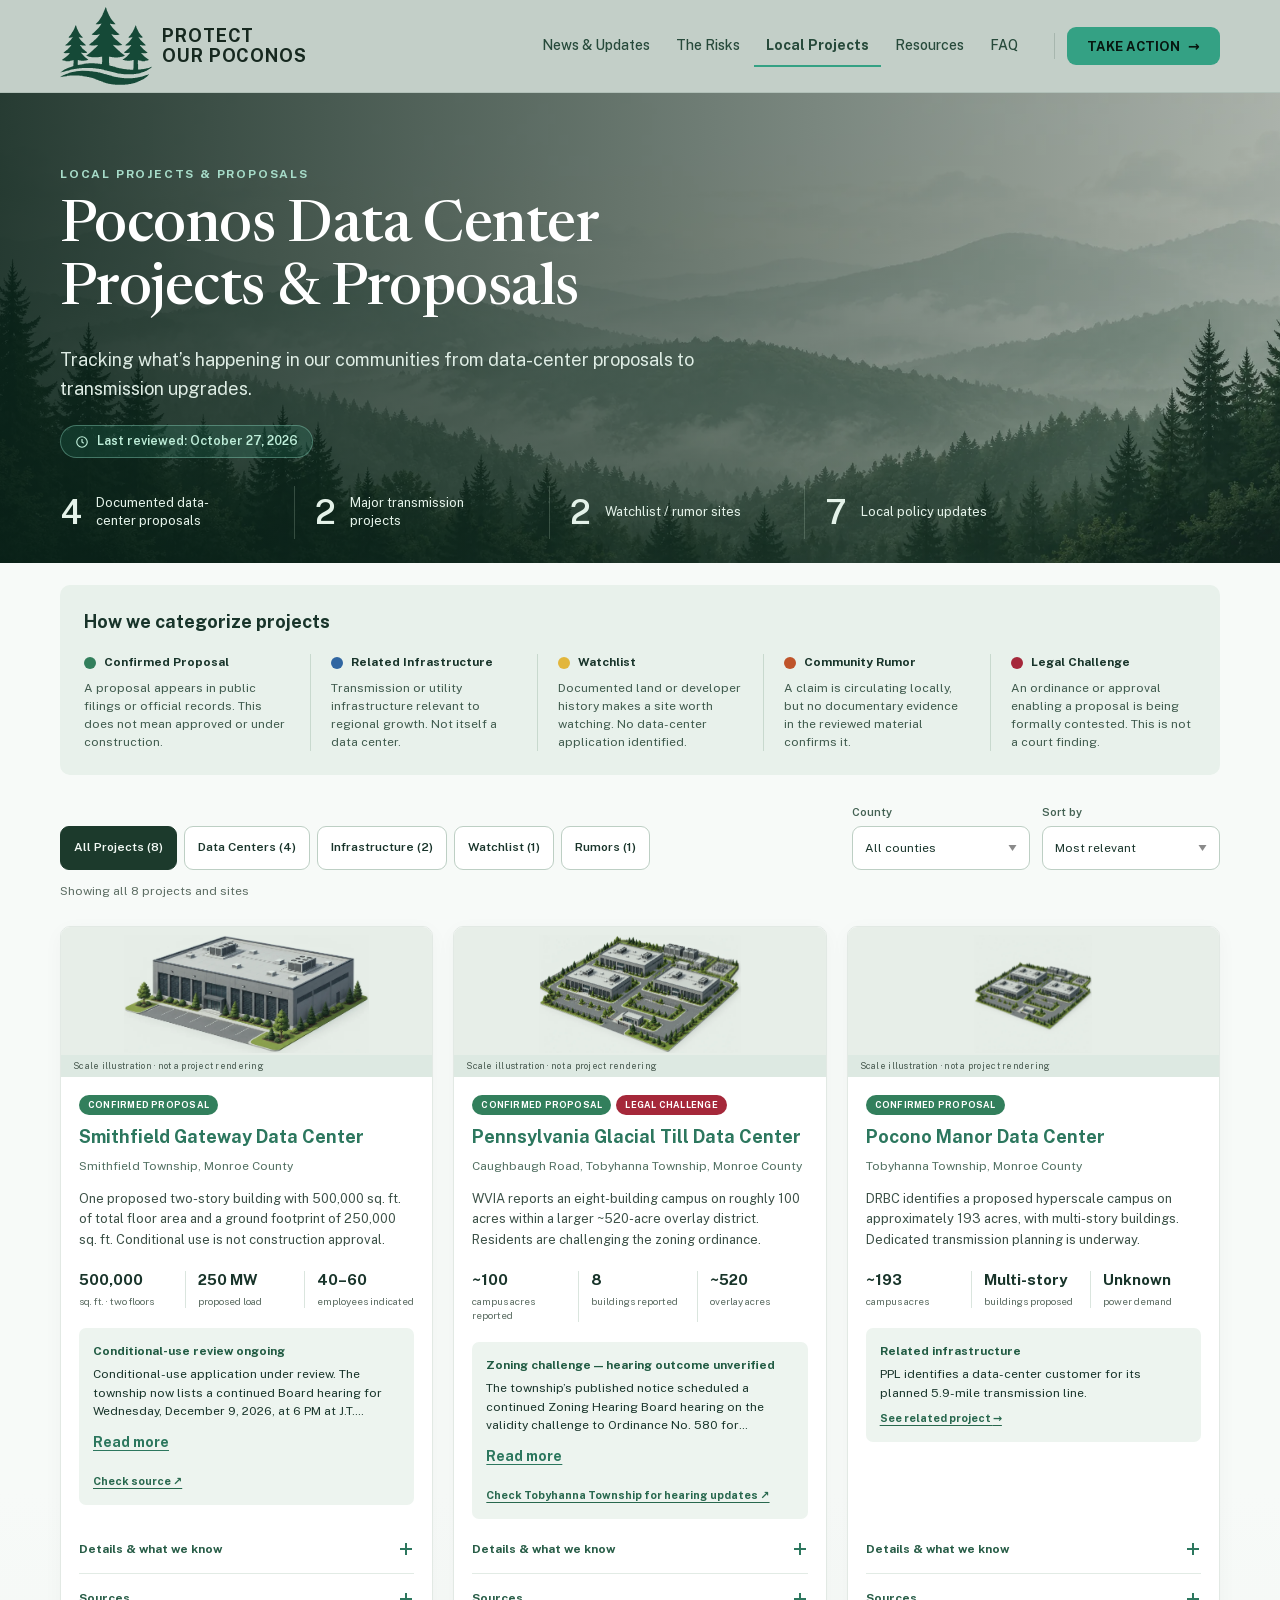
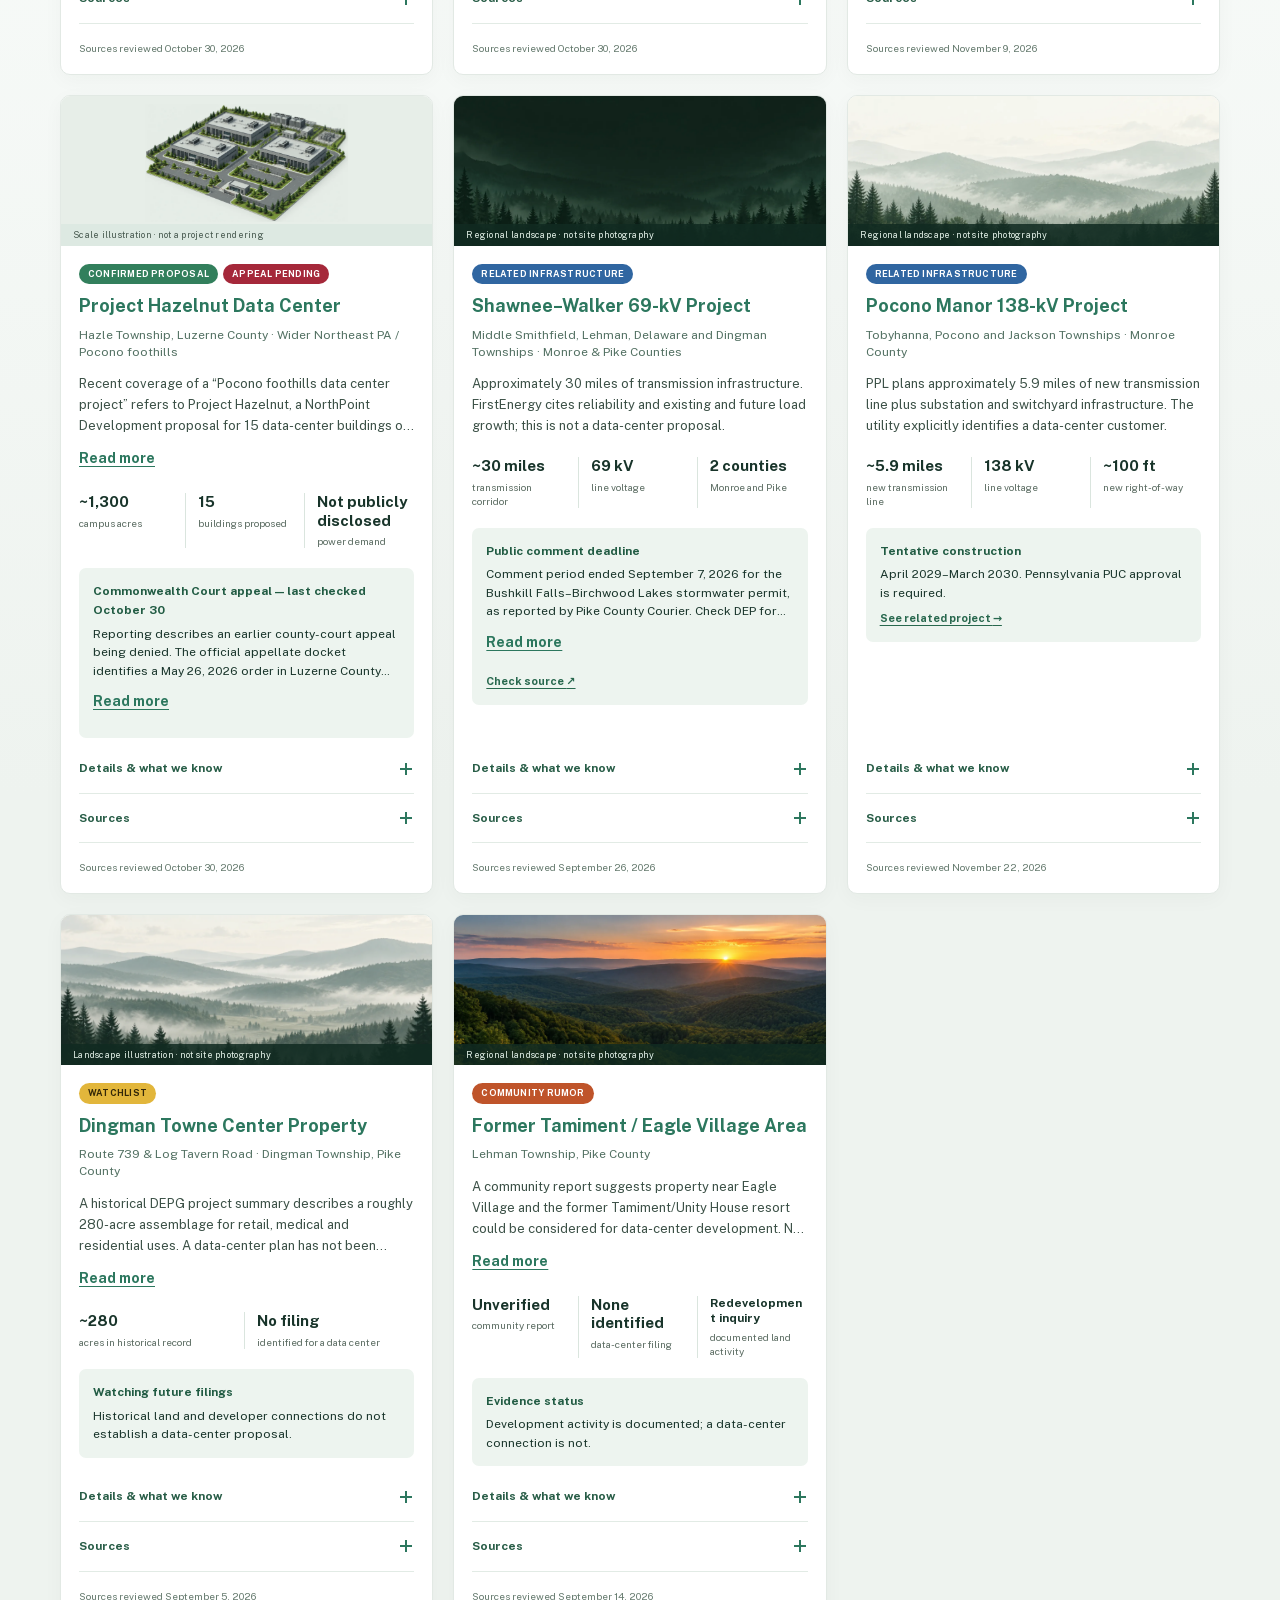
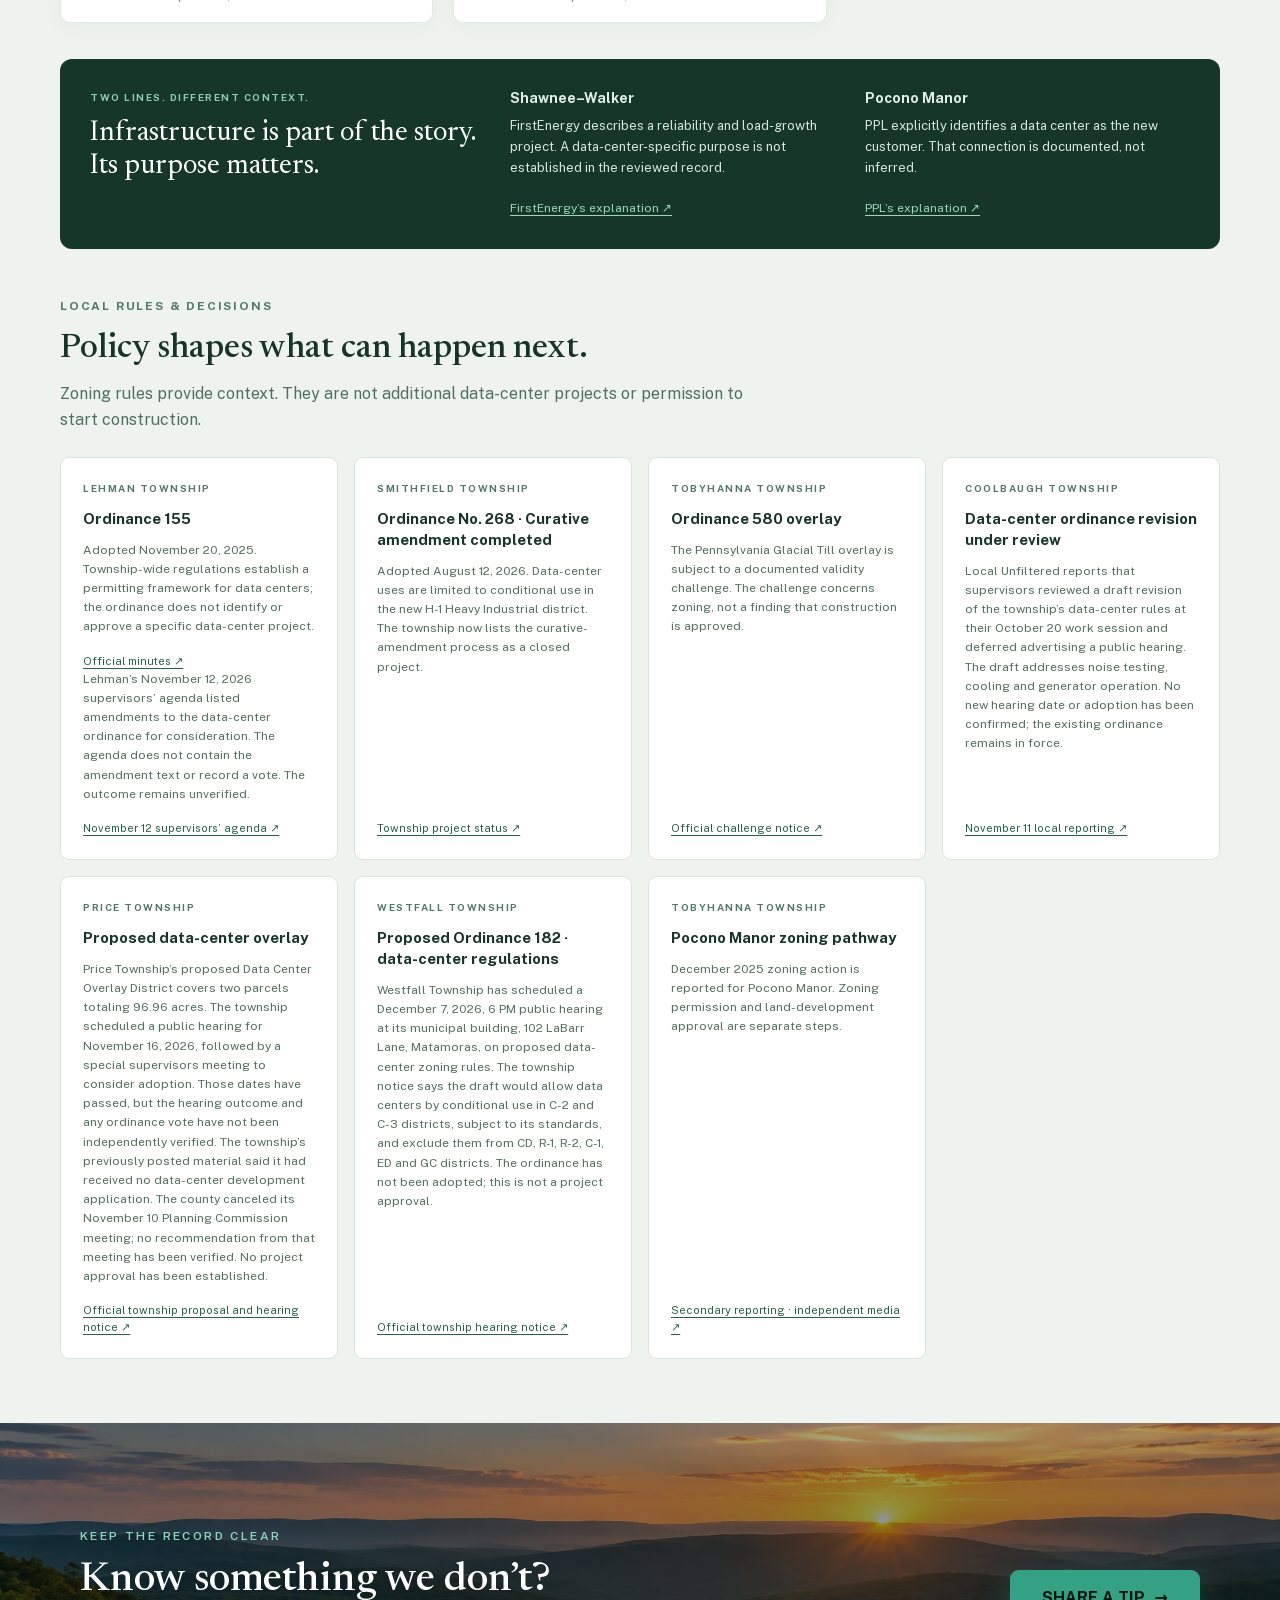
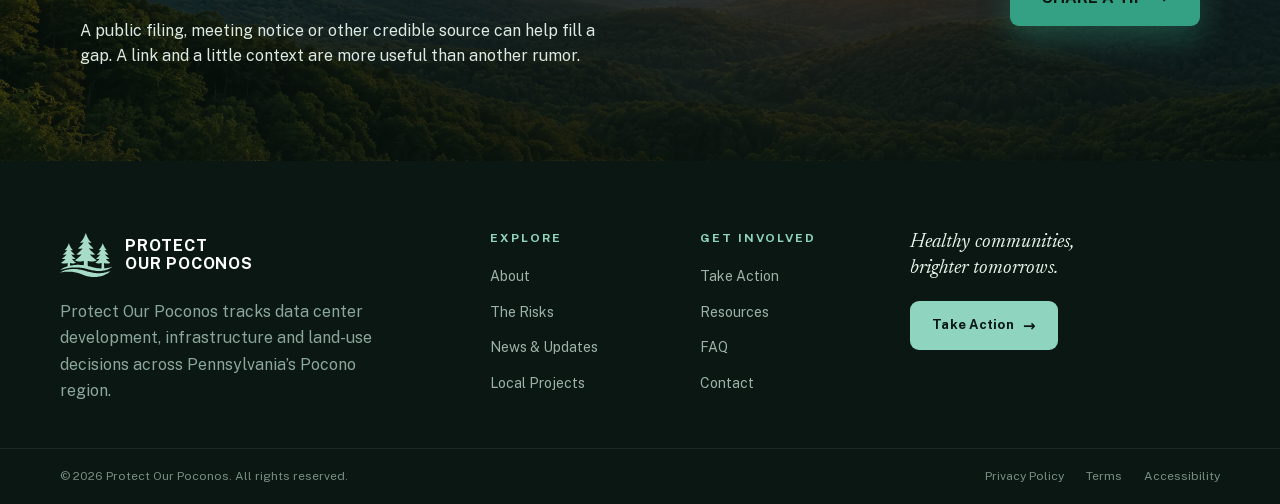
<file: projects.html>
<!DOCTYPE html>
<html class="no-js" lang="en">
 <head>
  <meta charset="utf-8"/>
  <script>document.documentElement.classList.replace("no-js", "js");</script>
  <meta content="width=device-width, initial-scale=1" name="viewport"/>
  <title>Poconos Data Center Projects &amp; Proposals | PA Project Tracker</title>
  <meta content="Track proposed data centers, transmission infrastructure and watchlist sites in Pennsylvania’s Poconos, with official sources, project status and public milestones." name="description"/>
  <meta content="#0f1f18" name="theme-color"/>
  <link href="assets/css/foundation-subset.css" rel="stylesheet"/>
  <link href="assets/css/design.css" rel="stylesheet"/>
  <link href="assets/css/site.css" rel="stylesheet"/>
  <link href="assets/logo.svg" rel="icon" type="image/svg+xml"/>
  <script defer="True" src="assets/js/site.js">
  </script>
 <script defer src="assets/js/projects.js"></script>
  <script defer src="assets/js/analytics.js"></script>
 <link href="assets/css/projects.css" rel="stylesheet"/>
 <link href="assets/css/layout.css" rel="stylesheet"/>
 <link href="assets/css/fonts.css" rel="stylesheet"/>
<link rel="preload" href="assets/fonts/newsreader-normal.woff2" as="font" type="font/woff2" crossorigin/>
<link rel="preload" href="assets/fonts/public-sans-normal.woff2" as="font" type="font/woff2" crossorigin/>
</head>
 <body class="tracker-page">
  <a class="skip-link" href="#main-content">
   Skip to content
  </a>
  <div class="site-shell">
   <header class="site-header" id="top">
    <div class="header-inner grid-container section-inner">
     <a class="site-logo" href="index.html#top">
      <img alt="Protect Our Poconos" class="site-logo-img" height="286" src="./assets/logo.svg" width="341"/>
      <span class="site-logo-text">
       PROTECT
       <br/>
       OUR POCONOS
      </span>
     </a>
     <button aria-controls="primary-navigation" aria-expanded="false" class="menu-toggle" type="button">
      Menu
     </button>
     <nav aria-label="Main navigation" class="primary-navigation" id="primary-navigation">
      <a class="nav-link" href="news.html">News &amp; Updates</a>
      <a class="nav-link" href="issues.html">
       The Risks
      </a>
      <a class="nav-link" href="projects.html" aria-current="page">
       Local Projects
      </a>


      <a class="nav-link" href="resources.html">
       Resources
      </a>
     <a class="nav-link" href="faq.html">FAQ</a><a class="nav-link mobile-action" href="take-action.html">Take Action <span class="mobile-action-arrow" aria-hidden="true">→</span></a></nav>
     <div class="header-actions">
      <span class="header-divider">
      </span>
      <a class="nav-cta cta-teal" href="take-action.html">TAKE ACTION <span class="nav-cta-arrow">→</span></a>
     </div>
    </div>
   </header>
   <main id="main-content" tabindex="-1">
    <section class="tracker-hero">
     <div class="grid-container tracker-container">
      <p class="eyebrow">
       LOCAL PROJECTS &amp; PROPOSALS
      </p>
      <h1>Poconos Data Center Projects &amp; Proposals</h1>
      <p class="tracker-intro">Tracking what’s happening in our communities from data-center proposals to transmission upgrades.</p>
      <div class="hero-reviewed"><span class="review-badge"><svg aria-hidden="true" fill="none" height="14" stroke="currentColor" stroke-width="2" viewBox="0 0 24 24" width="14"><circle cx="12" cy="12" r="9"></circle><path d="M12 7v5l3 2"></path></svg><span>Last reviewed: <time datetime="2026-10-27">October 27, 2026</time></span></span></div>
      <div class="tracker-overview">
       <a data-quick-filter="data-centers" href="#project-list">
        <strong data-project-text="counts.data-centers">
         4
        </strong>
        <span>
         Documented data-center proposals
        </span>
       </a>
       <a data-quick-filter="infrastructure" href="#project-list">
        <strong data-project-text="counts.infrastructure">
         2
        </strong>
        <span>
         Major transmission projects
        </span>
       </a>
       <a data-quick-filter="watched" href="#project-list">
        <strong data-project-text="counts.watched">
         2
        </strong>
        <span>
         Watchlist / rumor sites
        </span>
       </a>
       <a href="#local-rules">
        <strong data-project-text="counts.policies">
         7
        </strong>
        <span>
         Local policy updates
        </span>
       </a>
      </div>

     </div>
    </section>
    <div class="grid-container tracker-container tracker-content">
     <section aria-labelledby="legend-title" class="project-legend">
      <h2 id="legend-title">
       How we categorize projects
      </h2>
      <div class="legend-grid">
       <div>
        <h3>
         <span aria-hidden="true" class="legend-dot status-data-centers">
         </span>
         Confirmed Proposal
        </h3>
        <p>
         A proposal appears in public filings or official records. This does not mean approved or under construction.
        </p>
       </div>
       <div>
        <h3>
         <span aria-hidden="true" class="legend-dot status-infrastructure">
         </span>
         Related Infrastructure
        </h3>
        <p>
         Transmission or utility infrastructure relevant to regional growth. Not itself a data center.
        </p>
       </div>
       <div>
        <h3>
         <span aria-hidden="true" class="legend-dot status-watchlist">
         </span>
         Watchlist
        </h3>
        <p>
         Documented land or developer history makes a site worth watching. No data-center application identified.
        </p>
       </div>
       <div>
        <h3>
         <span aria-hidden="true" class="legend-dot status-rumors">
         </span>
         Community Rumor
        </h3>
        <p>
         A claim is circulating locally, but no documentary evidence in the reviewed material confirms it.
        </p>
       </div>
       <div>
        <h3>
         <span aria-hidden="true" class="legend-dot status-legal">
         </span>
         Legal Challenge
        </h3>
        <p>
         An ordinance or approval enabling a proposal is being formally contested. This is not a court finding.
        </p>
       </div>
      </div>
     </section>
     <section aria-label="Project tracker" id="project-list">
      <form aria-label="Filter projects" class="tracker-controls" role="search">
       <fieldset class="type-filters">
        <legend class="show-for-sr">
         Project type
        </legend>
        <button aria-pressed="true" data-filter="all" type="button">
         All Projects
         <span class="filter-count" data-project-format="({})" data-project-text="counts.all">
          (8)
         </span>
        </button>
        <button aria-pressed="false" data-filter="data-centers" type="button">
         Data Centers
         <span class="filter-count" data-project-format="({})" data-project-text="counts.data-centers">
          (4)
         </span>
        </button>
        <button aria-pressed="false" data-filter="infrastructure" type="button">
         Infrastructure
         <span class="filter-count" data-project-format="({})" data-project-text="counts.infrastructure">
          (2)
         </span>
        </button>
        <button aria-pressed="false" data-filter="watchlist" type="button">
         Watchlist
         <span class="filter-count" data-project-format="({})" data-project-text="counts.watchlist">
          (1)
         </span>
        </button>
        <button aria-pressed="false" data-filter="rumors" type="button">
         Rumors
         <span class="filter-count" data-project-format="({})" data-project-text="counts.rumors">
          (1)
         </span>
        </button>
        <button aria-pressed="false" data-filter="watched" hidden="" type="button">
         Watchlist &amp; Rumors
         <span class="filter-count" data-project-format="({})" data-project-text="counts.watched">
          (2)
         </span>
        </button>
       </fieldset>
       <div class="filter-selects">
        <label>
         County
         <select id="county-filter">
          <option value="all">
           All counties
          </option>
          <option value="pike">
           Pike County
          </option>
          <option value="monroe">
           Monroe County
          </option>
          <option value="luzerne">
           Luzerne County
          </option>
         </select>
        </label>
        <label>
         Sort by
         <select id="project-sort">
          <option value="relevance">
           Most relevant
          </option>
          <option value="deadline">
           Next deadline
          </option>
          <option value="name">
           Project name
          </option>
         </select>
        </label>
       </div>
      </form>
      <div class="tracker-results">
       <p aria-atomic="true" aria-live="polite" data-project-format="Showing all {} projects and sites" data-project-text="counts.all" id="result-count" role="status">
        Showing all 8 projects and sites
       </p>
       <button hidden="" id="clear-filters" type="button">
        Clear filters
       </button>
      </div>
      <noscript>
       <p class="no-js-note">
        All entries are shown below. Enable JavaScript to filter and sort them.
       </p>
      </noscript>
      <div class="tracker-grid">
       <article aria-labelledby="smithfield-gateway-title" class="tracker-card" data-category="data-centers" data-county="monroe" data-deadline="" data-rank="0" id="smithfield-gateway">
        <div class="tracker-card-image illustration">
         <img alt="" decoding="async" loading="lazy" src="assets/scale-datacenter-trim.webp" width="1195" height="577"/>
         <span>
          Scale illustration · not a project rendering
         </span>
        </div>
        <div class="tracker-card-body">
         <div class="status-row">
          <span class="status status-data-centers">
           Confirmed Proposal
          </span>
         </div>
         <h2 id="smithfield-gateway-title">
          <a href="#smithfield-gateway">
           Smithfield Gateway Data Center
          </a>
         </h2>
         <p class="project-location">
          Smithfield Township, Monroe County
         </p>
         <p class="project-summary">
          One proposed two-story building with
          <span data-project-source="smithfield.floor-area">
           500,000
          </span>
          sq. ft. of total floor area and a ground footprint of
          <span data-project-source="smithfield.footprint">
           250,000
          </span>
          sq. ft. Conditional use is not construction approval.
         </p>
         <dl class="project-stats">
          <div>
           <dt>
            sq. ft. · two floors
           </dt>
           <dd>
            500,000
           </dd>
          </div>
          <div>
           <dt>
            proposed load
           </dt>
           <dd data-project-source="smithfield.load">
            250 MW
           </dd>
          </div>
          <div>
           <dt>
            employees indicated
           </dt>
           <dd data-project-source="smithfield.jobs">
            40–60
           </dd>
          </div>
         </dl>
         <div class="project-milestone">
          <strong>
           Conditional-use review ongoing
          </strong>
          <p data-project-source="smithfield.hearing-update">
           Conditional-use application under review. The township now lists a continued Board hearing for Wednesday, December 9, 2026, at 6 PM at J.T. Lambert Intermediate School, 2000 Milford Road, East Stroudsburg. The October 28 proceeding’s outcome has not been independently verified. No conditional-use or construction approval is established.
          </p>
          <a href="https://smithfieldtownship.com/odp/gatewaydc/" rel="noopener noreferrer" target="_blank">
           Check source
           <span aria-hidden="true">
            ↗
           </span>
          </a>
         </div>
         <details class="project-details">
          <summary>
           Details &amp; what we know
           <span aria-hidden="true">
            +
           </span>
          </summary>
          <p class="project-stage">
           Conditional use pending
          </p>
          <dl>
           <div>
            <dt>
             Developer
            </dt>
            <dd>
             DEPG Mosier Associates LP / DEPG of Shawnee II LP
            </dd>
           </div>
           <div>
            <dt>
             Site / building
            </dt>
            <dd>
             One two-story building; 250,000-sq.-ft. footprint, plus substation and equipment yard.
            </dd>
           </div>
           <div>
            <dt>
             Power demand
            </dt>
            <dd>
             250 MW proposed by the applicant. The township engineer’s Sept. 11 review says the submitted Step 1 Detailed Load Study identified thermal criteria violations associated with 150 MVA and 250 MVA load additions. The review states that reinforcement work needed to mitigate those violations will be identified by PPL.
            </dd>
           </div>
           <div>
            <dt>
             Water demand
            </dt>
            <dd>
             Actual demand has not been established. The township engineer’s Sept. 11 review says project-specific water capacity has not yet been demonstrated. The applicant proposes closed-loop and/or air-cooled systems and identifies commercial water hauling as a possible fallback if adequate utility capacity is unavailable.
            </dd>
           </div>
           <div>
            <dt>
             Permanent jobs
            </dt>
            <dd>
             Application materials indicate 40–60 employees across three rotating shifts. Per-shift staffing has not been provided.
            </dd>
           </div>
           <div>
            <dt>
             Approval stage
            </dt>
            <dd>
             Conditional-use review. Land-development approval would still be required before construction.
            </dd>
           </div>
          </dl>
          <h3>
           What we know
          </h3>
          <p>
           The August revision replaces the earlier two-building concept. Applicant figures describe the proposal, not guaranteed operating outcomes.
          </p>
          <p>
           The acoustical evaluation reviewed by the township engineer describes each data center building as equipped with 24 emergency generators, 30 chillers and 12 rooftop HVAC units, plus five large transformers at the proposed substation.
          </p>
          <h3>
           What remains unknown
          </h3>
          <p>
           Final engineering, actual water demand and project-specific supply, required grid reinforcement, sound-model compliance and construction approval remain unresolved.
          </p>
          <p>
           The township engineer says the acoustical evaluation does not include the C-weighted sound analysis required by the township ordinance and appears not to include the substation as a modeled noise source. Generator and sound-barrier height details also remain unresolved.
          </p>
          <p class="project-issues">
           Power demand · Water supply · Noise · Land use
          </p>
         </details>
         <details class="project-details project-sources">
          <summary>Sources</summary>
          <ul>
           <li>
            <span>
             Official
            </span>
            <a href="https://smithfieldtownship.com/odp/gatewaydc/" rel="noopener noreferrer" target="_blank">
             Township project hub
             <span aria-hidden="true">
              ↗
             </span>
            </a>
           </li>
           <li>
            <span>
             Applicant filing
            </span>
            <a href="https://smithfieldtownship.com/wp-content/uploads/2026/08/02-2026-08-10-SG-Data-Center-Cond-Use-Rev-No1-Response-letter.pdf" rel="noopener noreferrer" target="_blank">
             Revised plans and figures · PDF
             <span aria-hidden="true">
              ↗
             </span>
            </a>
           </li>
           <li>
            <span>
             Township engineer
            </span>
            <a href="https://smithfieldtownship.com/wp-content/uploads/2026/09/Smithfield-Gateway-Data-Center_Conditional-Use-Review-No.-2.pdf" rel="noopener noreferrer" target="_blank">
             Township Engineer — Conditional Use Review No. 2 · Sept. 11, 2026 · PDF
             <span aria-hidden="true">
              ↗
             </span>
            </a>
           </li>
           <li>
            <span>
             County review
            </span>
            <a href="https://smithfieldtownship.com/wp-content/uploads/2026/09/MCPC-Review-76-26.pdf" rel="noopener noreferrer" target="_blank">
             Monroe County Planning Commission — Review #76-26 · Sept. 4, 2026 · PDF
             <span aria-hidden="true">
              ↗
             </span>
            </a>
           </li>
          </ul>
         </details>
         <p class="reviewed">
          Sources reviewed
          <time datetime="2026-10-30">
           October 30, 2026
          </time>
         </p>
        </div>
       </article>
       <article aria-labelledby="pennsylvania-glacial-till-title" class="tracker-card" data-category="data-centers" data-county="monroe" data-deadline="" data-rank="1" id="pennsylvania-glacial-till">
        <div class="tracker-card-image illustration">
         <img alt="" decoding="async" loading="lazy" src="assets/scale-campus-trim.webp" width="1246" height="726"/>
         <span>
          Scale illustration · not a project rendering
         </span>
        </div>
        <div class="tracker-card-body">
         <div class="status-row">
          <span class="status status-data-centers">
           Confirmed Proposal
          </span>
          <span class="status status-legal">
           Legal Challenge
          </span>
         </div>
         <h2 id="pennsylvania-glacial-till-title">
          <a href="#pennsylvania-glacial-till">
           Pennsylvania Glacial Till Data Center
          </a>
         </h2>
         <p class="project-location">
          Caughbaugh Road, Tobyhanna Township, Monroe County
         </p>
         <p class="project-summary">
          WVIA reports an eight-building campus on roughly 100 acres within a larger ~520-acre overlay district. Residents are challenging the zoning ordinance.
         </p>
         <dl class="project-stats">
          <div>
           <dt>
            campus acres reported
           </dt>
           <dd data-project-source="glacial.acres">
            ~100
           </dd>
          </div>
          <div>
           <dt>
            buildings reported
           </dt>
           <dd>
            8
           </dd>
          </div>
          <div>
           <dt>
            overlay acres
           </dt>
           <dd>
            ~520
           </dd>
          </div>
         </dl>
         <div class="project-milestone">
          <strong>
           Zoning challenge — hearing outcome unverified
          </strong>
          <p>
           The township’s published notice scheduled a continued Zoning Hearing Board hearing on the validity challenge to Ordinance No. 580 for November 10, 2026. MonroeCountyPA.com reproduces a notice listing a November 23 continuation at 5 p.m. at Kalahari Resorts, Kilimanjaro Suite 1. Both dates have passed. The November 23 notice could not be independently verified, and neither a ruling nor a later continuation has been confirmed.
          </p>
          <a href="https://tobyhannatownshippa.gov/zoning-hearing-board-2026/" rel="noopener noreferrer" target="_blank">
           Check Tobyhanna Township for hearing updates ↗
          </a>
         </div>
         <details class="project-details">
          <summary>
           Details &amp; what we know
           <span aria-hidden="true">
            +
           </span>
          </summary>
          <p class="project-stage">
           Overlay adopted; challenge filed
          </p>
          <dl>
           <div>
            <dt>
             Developer / owner
            </dt>
            <dd>
             Pennsylvania Glacial Till LLC
            </dd>
           </div>
           <div>
            <dt>
             Site / building
            </dt>
            <dd>
             Eight buildings on ~100 acres, per WVIA. The township notice identifies three parcels totaling about 520 acres.
            </dd>
           </div>
           <div>
            <dt>
             Power demand
            </dt>
            <dd>
             Not established in the sources reviewed.
            </dd>
           </div>
           <div>
            <dt>
             Water demand
            </dt>
            <dd>
             Not established in the sources reviewed.
            </dd>
           </div>
           <div>
            <dt>
             Permanent jobs
            </dt>
            <dd>
             Not established in the sources reviewed.
            </dd>
           </div>
           <div>
            <dt>
             Approval stage
            </dt>
            <dd>
             Ordinance 580 overlay adopted; substantive validity challenge filed. Final land-development approval not established.
            </dd>
           </div>
          </dl>
          <h3>
           What we know
          </h3>
          <p>
           The township notice documents residents’ allegations of unlawful spot zoning. Those allegations are contested claims, not a legal finding.
          </p>
          <h3>
           What remains unknown
          </h3>
          <p>
           Final design, utility demand and an official disposition of the challenge have not been established in the reviewed records.
          </p>
          <p class="project-issues">
           Private wells · Forest and wetlands · Rural zoning
          </p>
         </details>
         <details class="project-details project-sources">
          <summary>Sources</summary>
          <ul>
           <li><span>Regional media · reproduced notice</span><a href="https://monroecountypa.com/news/tobyhanna-township-hearing-challenge-data-center-overlay-ordinance" target="_blank" rel="noopener noreferrer">Reported November 23 continuation ↗</a></li>
           <li><span>Official public notice</span><a href="https://www.poconorecord.com/public-notices/notice/11/03/2026/public-notice-notice-is-hereby-given-2026-11-03-pocono-record-pennsylvania-1a1a27a5e5a" target="_blank" rel="noopener noreferrer">Tobyhanna Township Zoning Hearing Board: November 10 continuation ↗<span class="show-for-sr"> (opens in a new tab)</span></a></li>
           <li><span>Independent regional media</span><a href="https://monroecountypa.com/event/2026/10/tobyhanna-township-zoning-hearing-board" target="_blank" rel="noopener noreferrer">MonroeCountyPA.com: October 29 event listing ↗<span class="show-for-sr"> (opens in a new tab)</span></a></li>
           <li>
            <span>
             Official
            </span>
            <a href="https://tobyhannatownshippa.gov/wp-content/uploads/2026/04/Public-Notice-04.16.2026.pdf" rel="noopener noreferrer" target="_blank">
             Township challenge notice · PDF
             <span aria-hidden="true">
              ↗
             </span>
            </a>
           </li>
           <li>
            <span>
             Reporting
            </span>
            <a href="https://www.wvia.org/news/local/2026-02-04/data-centers-residents-fear-negative-impacts-on-water-resources-as-data-centers-are-proposed-across-northeast-pa" rel="noopener noreferrer" target="_blank">
             WVIA: proposal and water concerns
             <span aria-hidden="true">
              ↗
             </span>
            </a>
           </li>
           <li>
            <span>
             Community / opposition
            </span>
            <a href="https://protectruraltobyhannatownship.org/" rel="noopener noreferrer" target="_blank">
             Resident group updates
             <span aria-hidden="true">
              ↗
             </span>
            </a>
           </li>
          </ul>
         </details>
         <p class="reviewed">
          Sources reviewed
          <time datetime="2026-10-30">
           October 30, 2026
          </time>
         </p>
        </div>
       </article>
       <article aria-labelledby="pocono-manor-data-center-title" class="tracker-card" data-category="data-centers" data-county="monroe" data-deadline="" data-rank="2" id="pocono-manor-data-center">
        <div class="tracker-card-image illustration">
         <img alt="" decoding="async" loading="lazy" src="assets/scale-campus.webp" width="1254" height="1254"/>
         <span>
          Scale illustration · not a project rendering
         </span>
        </div>
        <div class="tracker-card-body">
         <div class="status-row">
          <span class="status status-data-centers">
           Confirmed Proposal
          </span>
         </div>
         <h2 id="pocono-manor-data-center-title">
          <a href="#pocono-manor-data-center">
           Pocono Manor Data Center
          </a>
         </h2>
         <p class="project-location">
          Tobyhanna Township, Monroe County
         </p>
         <p class="project-summary">
          DRBC identifies a proposed hyperscale campus on approximately 193 acres, with multi-story buildings. Dedicated transmission planning is underway.
         </p>
         <dl class="project-stats">
          <div>
           <dt>
            campus acres
           </dt>
           <dd>
            ~193
           </dd>
          </div>
          <div>
           <dt>
            buildings proposed
           </dt>
           <dd>
            Multi-story
           </dd>
          </div>
          <div>
           <dt>
            power demand
           </dt>
           <dd>
            Unknown
           </dd>
          </div>
         </dl>
         <div class="project-milestone">
          <strong>
           Related infrastructure
          </strong>
          <p>
           PPL identifies a data-center customer for its planned 5.9-mile transmission line.
          </p>
          <a class="related-project" href="#pocono-manor-transmission">
           See related project
           <span aria-hidden="true">
            →
           </span>
          </a>
         </div>
         <details class="project-details">
          <summary>
           Details &amp; what we know
           <span aria-hidden="true">
            +
           </span>
          </summary>
          <p class="project-stage">
           Proposal documented; utility planning
          </p>
          <dl>
           <div>
            <dt>
             Developer
            </dt>
            <dd>
             Pocono Manor Investors
            </dd>
           </div>
           <div>
            <dt>
             Site / building
            </dt>
            <dd>
             ~193-acre campus with multi-story buildings, as identified by DRBC.
            </dd>
           </div>
           <div>
            <dt>
             Power demand
            </dt>
            <dd>
             Not publicly disclosed in the sources reviewed.
            </dd>
           </div>
           <div>
            <dt>
             Water demand
            </dt>
            <dd>
             Not established in the sources reviewed.
            </dd>
           </div>
           <div>
            <dt>
             Permanent jobs
            </dt>
            <dd>
             Not established in the sources reviewed.
            </dd>
           </div>
           <div>
            <dt>
             Approval stage
            </dt>
            <dd>
             Zoning action reported; final design and construction approval not established.
            </dd>
           </div>
          </dl>
          <h3>
           What we know
          </h3>
          <p>
           The campus appears in DRBC’s proposed-project inventory. PPL explicitly identifies the new transmission customer as a data center.
          </p>
          <h3>
           What remains unknown
          </h3>
          <p>
           Final building design, power and water requirements, permanent staffing and construction approval.
          </p>
          <p class="project-issues">
           Land use · Utility infrastructure · Water demand
          </p>
         </details>
         <details class="project-details project-sources">
          <summary>Sources</summary>
          <ul>
           <li>
            <span>
             Government
            </span>
            <a href="https://www.nj.gov/drbc/library/documents/WMAC/101525/Thompson_DataCenters.pdf#page=33" rel="noopener noreferrer" target="_blank">
             DRBC proposed-project inventory · PDF
             <span aria-hidden="true">
              ↗
             </span>
            </a>
           </li>
           <li>
            <span>
             Utility
            </span>
            <a href="https://www.pplpoconomanorproject.com/" rel="noopener noreferrer" target="_blank">
             PPL transmission project
             <span aria-hidden="true">
              ↗
             </span>
            </a>
           </li>
          </ul>
         </details>
         <p class="reviewed">
          Sources reviewed
          <time datetime="2026-11-09">
           November 9, 2026
          </time>
         </p>
        </div>
       </article>
       <article aria-labelledby="project-hazelnut-title" class="tracker-card" data-category="data-centers" data-county="luzerne" data-deadline="" data-rank="3" id="project-hazelnut">
        <div class="tracker-card-image illustration">
         <img alt="" decoding="async" height="726" loading="lazy" src="assets/scale-campus-trim.webp" width="1246"/>
         <span>
          Scale illustration · not a project rendering
         </span>
        </div>
        <div class="tracker-card-body">
         <div class="status-row">
          <span class="status status-data-centers">
           Confirmed Proposal
          </span>
          <span class="status status-legal">
           Appeal Pending
          </span>
         </div>
         <h2 id="project-hazelnut-title">
          <a href="#project-hazelnut">
           Project Hazelnut Data Center
          </a>
         </h2>
         <p class="project-location">
          Hazle Township, Luzerne County · Wider Northeast PA / Pocono foothills
         </p>
         <p class="project-summary">
          Recent coverage of a “Pocono foothills data center project” refers to Project Hazelnut, a NorthPoint Development proposal for 15 data-center buildings on roughly 1,300 acres in Hazle Township, Luzerne County. Hazle Township denied the land-development plan. A further appeal by NP Hazleton Holdings 1, LLC was listed as Active in Commonwealth Court case 827 CD 2026 when the docket was last checked October 30.
         </p>
         <dl class="project-stats">
          <div>
           <dt>
            campus acres
           </dt>
           <dd>
            ~1,300
           </dd>
          </div>
          <div>
           <dt>
            buildings proposed
           </dt>
           <dd>
            15
           </dd>
          </div>
          <div>
           <dt>
            power demand
           </dt>
           <dd>
            Not publicly disclosed
           </dd>
          </div>
         </dl>
         <div class="project-milestone">
          <strong>
           Commonwealth Court appeal — last checked October 30
          </strong>
          <p>
           Reporting describes an earlier county-court appeal being denied. The official appellate docket identifies a May 26, 2026 order in Luzerne County case 2025-13744 and a June 10 appeal by NP Hazleton Holdings 1, LLC. Commonwealth Court case 827 CD 2026 is listed as Active as of October 30. State environmental permitting is a separate process.
          </p>
         </div>
         <div class="project-milestone">
          <strong>
           $165 million community-benefit commitment
          </strong>
          <p>
           NorthPoint says its current package includes a $45 million resident grant fund providing $10,000 to each eligible Hazle Township household, a $15 million community-support fund, and $105 million for the township over 15 years. The developer says the household grants would be paid upon issuance of the certificate of occupancy for the first data-center building.
          </p>
         </div>
         <details class="project-details">
          <summary>
           Details &amp; what we know
           <span aria-hidden="true">
            +
           </span>
          </summary>
          <p class="project-stage">
           Land-development denial · Commonwealth Court appeal — last checked October 30
          </p>
          <dl>
           <div>
            <dt>
             Developer
            </dt>
            <dd>
             NorthPoint Development
            </dd>
           </div>
           <div>
            <dt>
             Site / building
            </dt>
            <dd>
             Approximately 1,300 acres with 15 proposed data-center buildings, a substation and switchyard, and four ancillary buildings. At a February 2026 DEP hearing, NorthPoint described roughly 616 acres as the developed campus area with the remaining acreage left undeveloped.
            </dd>
           </div>
           <div>
            <dt>
             Power demand
            </dt>
            <dd>
             Not publicly disclosed in the sources reviewed. NorthPoint says necessary power capacity has been secured and that project-related transmission upgrades would be privately funded, but the reviewed sources do not establish a megawatt customer-load figure.
            </dd>
           </div>
           <div>
            <dt>
             Water demand / cooling
            </dt>
            <dd>
             NorthPoint says industrial cooling would use treated wastewater from the Greater Hazleton Joint Sewer Authority rather than local drinking water or wells. The developer says cooling-water use would be seasonal, with air cooling used during colder months. Domestic water would still be supplied separately. These are developer-stated design plans, not an independent finding that there can be no water impact.
            </dd>
           </div>
           <div>
            <dt>
             Permanent jobs
            </dt>
            <dd>
             NorthPoint currently projects 950+ permanent roles and 1,300+ construction jobs. These are developer projections, not realized employment figures.
            </dd>
           </div>
           <div>
            <dt>
             Approval stage
            </dt>
            <dd>
             Hazle Township denied the land-development plan in November 2025. The Commonwealth Court docket lists NP Hazleton Holdings 1, LLC’s appeal from the May 26, 2026 order in Luzerne County case 2025-13744. The further appeal, 827 CD 2026, was filed June 10 and was listed as Active when last checked October 30. DEP’s environmental permit reviews and the township’s proposed zoning regulations are separate processes; neither establishes final construction authorization.
            </dd>
           </div>
          </dl>
          <h3>
           What we know
          </h3>
          <p>
           Project Hazelnut is a documented NorthPoint Development proposal for a large data-center campus in Hazle Township. The developer continues to pursue the project after the township denied its land-development plan, and state environmental permitting has proceeded separately from the township litigation. Hazle Township held a public meeting on proposed data-center zoning regulations October 29, posted a revised review draft November 5, and posted proposed overlay maps dated November 11. The draft would create an Energy and Technology Overlay District and permit data centers by right within it, subject to the draft’s other requirements. It has not been adopted. These maps depict proposed zoning, not a project approval. This regulatory process does not resolve Commonwealth Court appeal 827 CD 2026; the appeal’s current docket status requires a fresh court-record check.
          </p>
          <h3>
           What remains unknown
          </h3>
          <p>
           The outcome of Commonwealth Court appeal 827 CD 2026, final township approvals, ultimate tenant or operator, publicly disclosed electrical demand, final permit status and construction authorization have not been established.
          </p>
          <p class="project-issues">
           Land use · Grid demand · Water · Community benefits · Legal appeal
          </p>
         </details>
         <details class="project-details project-sources">
          <summary>Sources</summary>
          <ul>
           <li>
            <span>
             Official / state
            </span>
            <a href="https://www.pa.gov/agencies/dep/dep-regions/northeast-regional-office" rel="noopener noreferrer" target="_blank">
             PA DEP: Project Hazelnut permit information and February 2026 public-hearing materials
             <span aria-hidden="true">
              ↗
             </span>
            </a>
           </li>
           <li>
            <span>
             Developer
            </span>
            <a href="https://projecthazelnut.com/" rel="noopener noreferrer" target="_blank">
             Project Hazelnut: project information and FAQ
             <span aria-hidden="true">
              ↗
             </span>
            </a>
           </li>
           <li>
            <span>
             Reporting
            </span>
            <a href="https://www.wvia.org/news/local/2026-02-18/residents-raise-questions-as-developer-describes-hazle-twp-data-center-plans-at-dep-hearing" rel="noopener noreferrer" target="_blank">
             WVIA: February 18, 2026 DEP hearing coverage
             <span aria-hidden="true">
              ↗
             </span>
            </a>
           </li>
           <li>
            <span>
             Local reporting
            </span>
            <a href="https://www.timesleader.com/news/1746909/project-hazlenut-developer-anounces-165-million-community-benefits-package-proposal" rel="noopener noreferrer" target="_blank">
             Times Leader: June 25, 2026 community-benefits package
             <span aria-hidden="true">
              ↗
             </span>
            </a>
           </li>
           <li>
            <span>
             Recent reporting
            </span>
            <a href="https://keystonenewsroom.com/news/data-center-developer-offers-10k-to-luzerne-county-residents-are-they-trying-to-bribe-us/" rel="noopener noreferrer" target="_blank">
             The Keystone Newsroom: September 30, 2026 coverage
             <span aria-hidden="true">
              ↗
             </span>
            </a>
           </li>
           <li>
            <span>Township · proposed zoning regulations</span>
            <a href="https://www.hazletownship.com/documents/data-center-ordinance" rel="noopener noreferrer" target="_blank">Hazle Township: data-center ordinance working draft <span aria-hidden="true">↗</span></a>
           </li>
          <li><span>Official court docket</span><a href="https://ujsportal.pacourts.us/Report/PacDocketSheet?docketNumber=827%20CD%202026&amp;dnh=5mFTkyKeZ8BmbTpUwsKhSQ%3D%3D" rel="noopener noreferrer" target="_blank">Commonwealth Court · 827 CD 2026 · last checked October 30 ↗</a></li>
           <li><span>Official township review draft · November 5</span><a href="https://www.hazletownship.com/images/Hazle_Twp_Draft_DC_Ordinance_-_REVIEW_DRAFT_11-5-26.pdf" rel="noopener noreferrer" target="_blank">Revised data-center ordinance proposal ↗</a></li>
           <li><span>Official township proposed overlay map · November 11</span><a href="https://www.hazletownship.com/images/HZLE-DATA_DataCenterOverlay_WithParcelData_20261111.pdf" rel="noopener noreferrer" target="_blank">Proposed overlay with parcel data ↗</a></li>
           <li><span>October 30 reporting</span><a href="https://www.timesleader.com/news/1763912/hazle-twp-residents-debate-proposed-data-center-ordinance" rel="noopener noreferrer" target="_blank">Hazle zoning review and earlier appeal context ↗</a></li>
          </ul>
         </details>
         <p class="reviewed">
          Sources reviewed
          <time datetime="2026-10-30">
           October 30, 2026
          </time>
         </p>
        </div>
       </article>
       <article aria-labelledby="shawnee-walker-title" class="tracker-card" data-category="infrastructure" data-county="monroe pike" data-deadline="" data-rank="4" id="shawnee-walker">
        <div class="tracker-card-image">
         <img alt="" decoding="async" loading="lazy" src="assets/forest-dark.webp" width="1916" height="821"/>
         <span>
          Regional landscape · not site photography
         </span>
        </div>
        <div class="tracker-card-body">
         <div class="status-row">
          <span class="status status-infrastructure">
           Related Infrastructure
          </span>
         </div>
         <h2 id="shawnee-walker-title">
          <a href="#shawnee-walker">
           Shawnee–Walker 69-kV Project
          </a>
         </h2>
         <p class="project-location">
          Middle Smithfield, Lehman, Delaware and Dingman Townships · Monroe &amp; Pike Counties
         </p>
         <p class="project-summary">
          Approximately 30 miles of transmission infrastructure. FirstEnergy cites reliability and existing and future load growth; this is not a data-center proposal.
         </p>
         <dl class="project-stats">
          <div>
           <dt>
            transmission corridor
           </dt>
           <dd>
            ~30 miles
           </dd>
          </div>
          <div>
           <dt>
            line voltage
           </dt>
           <dd>
            69 kV
           </dd>
          </div>
          <div>
           <dt>
            Monroe and Pike
           </dt>
           <dd>
            2 counties
           </dd>
          </div>
         </dl>
         <div class="project-milestone">
          <strong>
           Public comment deadline
          </strong>
          <p>
           Comment period ended September 7, 2026 for the Bushkill Falls–Birchwood Lakes stormwater permit, as reported by Pike County Courier. Check DEP for subsequent permit updates.
          </p>
          <a href="https://www.pikecountycourier.com/news/local-news/pike-county-pa-dep-inviting-comments-on-substation-transmission-line-project-BD6104928" rel="noopener noreferrer" target="_blank">
           Check source
           <span aria-hidden="true">
            ↗
           </span>
          </a>
         </div>
         <details class="project-details">
          <summary>
           Details &amp; what we know
           <span aria-hidden="true">
            +
           </span>
          </summary>
          <p class="project-stage">
           Transmission permitting / development
          </p>
          <dl>
           <div>
            <dt>
             Utility
            </dt>
            <dd>
             Mid-Atlantic Interstate Transmission (MAIT), a FirstEnergy subsidiary
            </dd>
           </div>
           <div>
            <dt>
             Route
            </dt>
            <dd>
             Shawnee to Walker; the regional system includes Bushkill Falls and Birchwood Lakes substations.
            </dd>
           </div>
           <div>
            <dt>
             Power demand
            </dt>
            <dd>
             Not applicable: this entry tracks a transmission line, not a customer load.
            </dd>
           </div>
           <div>
            <dt>
             Water demand
            </dt>
            <dd>
             Not applicable to data-center cooling; construction and stormwater impacts are separately reviewed.
            </dd>
           </div>
           <div>
            <dt>
             Permanent jobs
            </dt>
            <dd>
             Not established in the sources reviewed.
            </dd>
           </div>
           <div>
            <dt>
             Approval stage
            </dt>
            <dd>
             Transmission development and segment-specific permitting.
            </dd>
           </div>
          </dl>
          <h3>
           What we know
          </h3>
          <p>
           FirstEnergy describes a capacity and reliability project. No evidence in the reviewed official project description establishes a data-center-specific purpose.
          </p>
          <h3>
           What remains unknown
          </h3>
          <p>
           How added capacity could affect future development is not a confirmed customer commitment.
          </p>
          <p class="project-issues">
           Transmission corridor · Wetlands · Stormwater
          </p>
         </details>
         <details class="project-details project-sources">
          <summary>Sources</summary>
          <ul>
           <li>
            <span>
             Utility
            </span>
            <a href="https://www.firstenergycorp.com/about/transmission_projects/pennsylvania/shawnee-walker.html" rel="noopener noreferrer" target="_blank">
             FirstEnergy project overview
             <span aria-hidden="true">
              ↗
             </span>
            </a>
           </li>
           <li>
            <span>
             Reporting
            </span>
            <a href="https://www.pikecountycourier.com/news/local-news/pike-county-pa-dep-inviting-comments-on-substation-transmission-line-project-BD6104928" rel="noopener noreferrer" target="_blank">
             Permit and comment deadline
             <span aria-hidden="true">
              ↗
             </span>
            </a>
           </li>
          </ul>
         </details>
         <p class="reviewed">
          Sources reviewed
          <time datetime="2026-09-26">
           September 26, 2026
          </time>
         </p>
        </div>
       </article>
       <article aria-labelledby="pocono-manor-transmission-title" class="tracker-card" data-category="infrastructure" data-county="monroe" data-deadline="2029-04-01" data-rank="5" id="pocono-manor-transmission">
        <div class="tracker-card-image">
         <img alt="" decoding="async" loading="lazy" src="assets/misty-forest.webp" width="2172" height="724"/>
         <span>
          Regional landscape · not site photography
         </span>
        </div>
        <div class="tracker-card-body">
         <div class="status-row">
          <span class="status status-infrastructure">
           Related Infrastructure
          </span>
         </div>
         <h2 id="pocono-manor-transmission-title">
          <a href="#pocono-manor-transmission">
           Pocono Manor 138-kV Project
          </a>
         </h2>
         <p class="project-location">
          Tobyhanna, Pocono and Jackson Townships · Monroe County
         </p>
         <p class="project-summary">
          PPL plans approximately 5.9 miles of new transmission line plus substation and switchyard infrastructure. The utility explicitly identifies a data-center customer.
         </p>
         <dl class="project-stats">
          <div>
           <dt>
            new transmission line
           </dt>
           <dd>
            ~5.9 miles
           </dd>
          </div>
          <div>
           <dt>
            line voltage
           </dt>
           <dd>
            138 kV
           </dd>
          </div>
          <div>
           <dt>
            new right-of-way
           </dt>
           <dd>
            ~100 ft
           </dd>
          </div>
         </dl>
         <div class="project-milestone">
          <strong>
           Tentative construction
          </strong>
          <p>
           April 2029–March 2030. Pennsylvania PUC approval is required.
          </p>
          <a class="related-project" href="#pocono-manor-data-center">
           See related project
           <span aria-hidden="true">
            →
           </span>
          </a>
         </div>
         <details class="project-details">
          <summary>
           Details &amp; what we know
           <span aria-hidden="true">
            +
           </span>
          </summary>
          <p class="project-stage">
           Data-center connection confirmed
          </p>
          <dl>
           <div>
            <dt>
             Utility
            </dt>
            <dd>
             PPL Electric Utilities
            </dd>
           </div>
           <div>
            <dt>
             Route / footprint
            </dt>
            <dd>
             PPL has identified a preferred route after reviewing route options and community input in Tobyhanna, Pocono and Jackson townships. The new corridor requires about 100 feet of right-of-way. PUC approval is still required.
            </dd>
           </div>
           <div>
            <dt>
             Power demand
            </dt>
            <dd>
             Customer demand not publicly stated; 138 kV describes line voltage, not demand.
            </dd>
           </div>
           <div>
            <dt>
             Water demand
            </dt>
            <dd>
             Not applicable to the transmission entry.
            </dd>
           </div>
           <div>
            <dt>
             Permanent jobs
            </dt>
            <dd>
             Not established in the sources reviewed.
            </dd>
           </div>
           <div>
            <dt>
             Approval stage
            </dt>
            <dd>
             Utility planning; PUC approval required. Construction timing is tentative.
            </dd>
           </div>
          </dl>
          <h3>
           What we know
          </h3>
          <p>
           Unlike Shawnee–Walker, PPL explicitly describes a data-center connection. The line and campus are separate entries, not two data-center proposals.
          </p>
          <h3>
           What remains unknown
          </h3>
          <p>
           Final approvals and construction dates may change.
          </p>
          <p class="project-issues">
           New corridor · Landowner easements · Grid connection
          </p>
         </details>
         <details class="project-details project-sources">
          <summary>Sources</summary>
          <ul>
           <li>
            <span>
             Utility
            </span>
            <a href="https://www.pplpoconomanorproject.com/" rel="noopener noreferrer" target="_blank">
             PPL project, route and schedule
             <span aria-hidden="true">
              ↗
             </span>
            </a>
           </li>
          </ul>
         </details>
         <p class="reviewed">
          Sources reviewed
          <time datetime="2026-11-22">
           November 22, 2026
          </time>
         </p>
        </div>
       </article>
       <article aria-labelledby="dingman-towne-center-title" class="tracker-card" data-category="watchlist" data-county="pike" data-deadline="" data-rank="6" id="dingman-towne-center">
        <div class="tracker-card-image">
         <img alt="" decoding="async" loading="lazy" src="assets/dingman-towne-center-pocono-landscape.webp" width="1672" height="941"/>
         <span>
          Landscape illustration · not site photography
         </span>
        </div>
        <div class="tracker-card-body">
         <div class="status-row">
          <span class="status status-watchlist">
           Watchlist
          </span>
         </div>
         <h2 id="dingman-towne-center-title">
          <a href="#dingman-towne-center">
           Dingman Towne Center Property
          </a>
         </h2>
         <p class="project-location">
          Route 739 &amp; Log Tavern Road · Dingman Township, Pike County
         </p>
         <p class="project-summary">
          A historical DEPG project summary describes a roughly 280-acre assemblage for retail, medical and residential uses. A data-center plan has not been established.
         </p>
         <dl class="project-stats">
          <div>
           <dt>
            acres in historical record
           </dt>
           <dd>
            ~280
           </dd>
          </div>
          <div>
           <dt>
            identified for a data center
           </dt>
           <dd>
            No filing
           </dd>
          </div>
         </dl>
         <div class="project-milestone">
          <strong>
           Watching future filings
          </strong>
          <p>
           Historical land and developer connections do not establish a data-center proposal.
          </p>
         </div>
         <details class="project-details">
          <summary>
           Details &amp; what we know
           <span aria-hidden="true">
            +
           </span>
          </summary>
          <p class="project-stage">
           No data-center application identified
          </p>
          <dl>
           <div>
            <dt>
             Developer connection
            </dt>
            <dd>
             DEPG development interests, as described in the 2018 TIF document.
            </dd>
           </div>
           <div>
            <dt>
             Site / building
            </dt>
            <dd>
             ~280 acres assembled in 2014, according to the historical developer summary.
            </dd>
           </div>
           <div>
            <dt>
             Power demand
            </dt>
            <dd>
             No data-center proposal identified; demand unknown.
            </dd>
           </div>
           <div>
            <dt>
             Water demand
            </dt>
            <dd>
             No data-center proposal identified; demand unknown.
            </dd>
           </div>
           <div>
            <dt>
             Permanent jobs
            </dt>
            <dd>
             No data-center proposal identified; staffing unknown.
            </dd>
           </div>
           <div>
            <dt>
             Approval stage
            </dt>
            <dd>
             Watchlist only. Historical mixed-use development is not data-center approval.
            </dd>
           </div>
          </dl>
          <h3>
           What we know
          </h3>
          <p>
           The historical record supports a mixed-use development history and DEPG connection. It does not verify current ownership of every parcel or a data-center plan.
          </p>
          <h3>
           What remains unknown
          </h3>
          <p>
           No public data-center application, named operator or confirmed development plan was identified in the sources provided and reviewed.
          </p>
          <p class="project-issues">
           Future filings · Land use · Developer connections
          </p>
         </details>
         <details class="project-details project-sources">
          <summary>Sources</summary>
          <ul>
           <li>
            <span>
             Historical record
            </span>
            <a href="https://www.pmedc.com/wp-content/uploads/2018/06/Smithfield-TIF-Plan.pdf#page=9" rel="noopener noreferrer" target="_blank">
             TIF developer summary · p. 9 PDF
             <span aria-hidden="true">
              ↗
             </span>
            </a>
           </li>
          </ul>
         </details>
         <p class="reviewed">
          Sources reviewed
          <time datetime="2026-09-05">
           September 5, 2026
          </time>
         </p>
        </div>
       </article>
       <article aria-labelledby="eagle-village-title" class="tracker-card" data-category="rumors" data-county="pike" data-deadline="" data-rank="7" id="eagle-village">
        <div class="tracker-card-image">
         <img alt="" decoding="async" loading="lazy" src="assets/mountains-sunset.webp" width="2172" height="724"/>
         <span>
          Regional landscape · not site photography
         </span>
        </div>
        <div class="tracker-card-body">
         <div class="status-row">
          <span class="status status-rumors">
           Community Rumor
          </span>
         </div>
         <h2 id="eagle-village-title">
          <a href="#eagle-village">
           Former Tamiment / Eagle Village Area
          </a>
         </h2>
         <p class="project-location">
          Lehman Township, Pike County
         </p>
         <p class="project-summary">
          A community report suggests property near Eagle Village and the former Tamiment/Unity House resort could be considered for data-center development. No public filing reviewed identifies a data-center project at this location. Official records do document redevelopment interest in the former Tamiment property, while a separate large industrial site is being marketed in the surrounding Bushkill Falls Road corridor.
         </p>
         <dl class="project-stats">
          <div>
           <dt>
            community report
           </dt>
           <dd>
            Unverified
           </dd>
          </div>
          <div>
           <dt>
            data-center filing
           </dt>
           <dd>
            None identified
           </dd>
          </div>
          <div>
           <dt>
            documented land activity
           </dt>
           <dd>
            Redevelopment inquiry
           </dd>
          </div>
         </dl>
         <div class="project-milestone">
          <strong>
           Evidence status
          </strong>
          <p>
           Development activity is documented; a data-center connection is not.
          </p>
         </div>
         <details class="project-details">
          <summary>
           Details &amp; what we know
           <span aria-hidden="true">
            +
           </span>
          </summary>
          <p class="project-stage">
           No data-center application identified
          </p>
          <dl>
           <div>
            <dt>
             Developer / operator
            </dt>
            <dd>
             No data-center developer or operator has been identified. In July 2024, representatives of Aldridge Chasewater LLC told Lehman Township supervisors they were conducting due diligence on the Tamiment/Unity House property. At that time, plans had not been decided and the property had not been purchased.
            </dd>
           </div>
           <div>
            <dt>
             Site / building
            </dt>
            <dd>
             No confirmed data-center site boundary or building plan has been identified. Lehman Township described the Tamiment/Unity House area discussed in 2024 as Industrial / Light Manufacturing.
            </dd>
           </div>
           <div>
            <dt>
             Power demand
            </dt>
            <dd>
             No data-center proposal identified; demand unknown.
            </dd>
           </div>
           <div>
            <dt>
             Water demand
            </dt>
            <dd>
             No data-center proposal identified; demand unknown.
            </dd>
           </div>
           <div>
            <dt>
             Permanent jobs
            </dt>
            <dd>
             No data-center proposal identified; staffing unknown.
            </dd>
           </div>
           <div>
            <dt>
             Approval stage
            </dt>
            <dd>
             Community rumor only. No data-center conditional-use application, land-development plan or project approval has been identified.
            </dd>
           </div>
          </dl>
          <h3>
           What we know
          </h3>
          <p>
           Lehman Township minutes from July 2024 document a redevelopment inquiry involving the former Tamiment/Unity House property. Representatives of Aldridge Chasewater LLC said they were conducting due diligence, while township officials discussed possible residential and medical uses. No data center was mentioned.
          </p>
          <p>
           Separately, Penn’s Northeast is marketing a 232-acre, two-parcel industrial development site on Bushkill Falls Road in Lehman Township. The listing describes the site as suitable for substantial development but does not identify a proposed use or data-center developer.
          </p>
          <p>
           Lehman Township later adopted Ordinance 155 regulating data centers. The township’s 2025 zoning discussion contemplated data centers as a conditional use in industrial zoning. That establishes a regulatory pathway, not a project at this location.
          </p>
          <h3>
           What remains unknown
          </h3>
          <p>
           The reviewed records do not establish whether the Penn’s Northeast industrial listing is part of the former Tamiment/Unity House property or the land referenced in the community report. No reviewed public record identifies a data-center applicant, operator, utility request, site plan or development application for Eagle Village, the former Tamiment property or the nearby industrial site.
          </p>
          <p class="project-issues">
           Public records · Industrial land · Redevelopment · Unverified claim
          </p>
         </details>
         <details class="project-details project-sources">
          <summary>Sources</summary>
          <ul>
           <li>
            <span>
             Official record
            </span>
            <a href="https://www.lehmantownship.com/wp-content/uploads/2024/09/JULY-11-2024-MINUTES.pdf" rel="noopener noreferrer" target="_blank">
             July 11, 2024 minutes · Tamiment/Unity House property
             <span aria-hidden="true">
              ↗
             </span>
            </a>
           </li>
           <li>
            <span>
             Economic development
            </span>
            <a href="https://myemail.constantcontact.com/Discover-Class-A-Industrial-Spaces-Available-Now-.html?aid=lpNp7ne2K1E&amp;soid=1011363927447" rel="noopener noreferrer" target="_blank">
             Penn’s Northeast · Bushkill Falls Road industrial site
             <span aria-hidden="true">
              ↗
             </span>
            </a>
           </li>
           <li>
            <span>
             Official record
            </span>
            <a href="https://www.lehmantownship.com/wp-content/uploads/2025/09/August-14-2025-minutes.pdf" rel="noopener noreferrer" target="_blank">
             August 14, 2025 data-center zoning discussion
             <span aria-hidden="true">
              ↗
             </span>
            </a>
           </li>
           <li>
            <span>
             Official record
            </span>
            <a href="https://www.lehmantownship.com/wp-content/uploads/2025/12/November-20-2025.pdf" rel="noopener noreferrer" target="_blank">
             Ordinance 155 adoption · November 20, 2025
             <span aria-hidden="true">
              ↗
             </span>
            </a>
           </li>
          </ul>
         </details>
         <p class="reviewed">
          Sources reviewed
          <time datetime="2026-09-14">
           September 14, 2026
          </time>
         </p>
        </div>
       </article>
      </div>
      <div class="empty-results" hidden="">
       <h2>
        No matching projects
       </h2>
       <p>
        Try another county or project type.
       </p>
       <button class="button" data-reset-filters="" type="button">
        Show all projects
       </button>
      </div>
     </section>
     <section aria-labelledby="transmission-title" class="transmission-context">
      <div>
       <p class="eyebrow">
        TWO LINES. DIFFERENT CONTEXT.
       </p>
       <h2 id="transmission-title">
        Infrastructure is part of the story.
        <br/>
        Its purpose matters.
       </h2>
      </div>
      <div>
       <h3>
        Shawnee–Walker
       </h3>
       <p>
        FirstEnergy describes a reliability and load-growth project. A data-center-specific purpose is not established in the reviewed record.
       </p>
       <a href="https://www.firstenergycorp.com/about/transmission_projects/pennsylvania/shawnee-walker.html" rel="noopener noreferrer" target="_blank">
        FirstEnergy’s explanation ↗
       </a>
      </div>
      <div>
       <h3>
        Pocono Manor
       </h3>
       <p>
        PPL explicitly identifies a data center as the new customer. That connection is documented, not inferred.
       </p>
       <a href="https://www.pplpoconomanorproject.com/" rel="noopener noreferrer" target="_blank">
        PPL’s explanation ↗
       </a>
      </div>
     </section>
     <section class="local-rules" id="local-rules">
      <p class="eyebrow">
       LOCAL RULES &amp; DECISIONS
      </p>
      <h2>
       Policy shapes what can happen next.
      </h2>
      <p>
       Zoning rules provide context. They are not additional data-center projects or permission to start construction.
      </p>
      <div class="policy-grid">
       <article id="lehman-policy">
        <p class="eyebrow">
         Lehman Township
        </p>
        <h3 data-project-source="lehman.title">
         Ordinance 155
        </h3>
        <p data-project-source="lehman.summary">
         Adopted November 20, 2025. Township-wide regulations establish a permitting framework for data centers; the ordinance does not identify or approve a specific data-center project.
        </p>
        <a href="https://www.lehmantownship.com/wp-content/uploads/2025/12/November-20-2025.pdf" rel="noopener noreferrer" target="_blank">
         Official minutes ↗
        </a>
        <p>Lehman’s November 12, 2026 supervisors’ agenda listed amendments to the data-center ordinance for consideration. The agenda does not contain the amendment text or record a vote. The outcome remains unverified.</p>
        <a href="https://www.lehmantownship.com/wp-content/uploads/2026/11/2026-NOVEMBER-12-AGENDA.pdf" rel="noopener noreferrer" target="_blank">
         November 12 supervisors’ agenda ↗
        </a>
       </article>
       <article>
        <p class="eyebrow">
         Smithfield Township
        </p>
        <h3>
         Ordinance No. 268 · Curative amendment completed
        </h3>
        <p>
         Adopted August 12, 2026. Data-center uses are limited to conditional use in the new H-1 Heavy Industrial district. The township now lists the curative-amendment process as a closed project.
        </p>
        <a href="https://smithfieldtownship.com/otp/dcca/" rel="noopener noreferrer" target="_blank">
         Township project status ↗
        </a>
       </article>
       <article>
        <p class="eyebrow">
         Tobyhanna Township
        </p>
        <h3>
         Ordinance 580 overlay
        </h3>
        <p>
         The Pennsylvania Glacial Till overlay is subject to a documented validity challenge. The challenge concerns zoning, not a finding that construction is approved.
        </p>
        <a href="https://tobyhannatownshippa.gov/wp-content/uploads/2026/04/Public-Notice-04.16.2026.pdf" rel="noopener noreferrer" target="_blank">
         Official challenge notice ↗
        </a>
       </article>
       <article id="coolbaugh-policy">
        <p class="eyebrow">
         Coolbaugh Township
        </p>
        <h3>
         Data-center ordinance revision under review
        </h3>
        <p>
         Local Unfiltered reports that supervisors reviewed a draft revision of the township’s data-center rules at their October 20 work session and deferred advertising a public hearing. The draft addresses noise testing, cooling and generator operation. No new hearing date or adoption has been confirmed; the existing ordinance remains in force.
        </p>
        <a href="https://www.localunfiltered.com/monroe/buzz/2026-11-11/coolbaugh-to-data-centers-keep-it-down" rel="noopener noreferrer" target="_blank">
         November 11 local reporting ↗
        </a>
       </article>
       <article id="price-policy">
        <p class="eyebrow">
         Price Township
        </p>
        <h3>
         Proposed data-center overlay
        </h3>
        <p>
         Price Township’s proposed Data Center Overlay District covers two parcels totaling 96.96 acres. The township scheduled a public hearing for November 16, 2026, followed by a special supervisors meeting to consider adoption. Those dates have passed, but the hearing outcome and any ordinance vote have not been independently verified. The township’s previously posted material said it had received no data-center development application. The county canceled its November 10 Planning Commission meeting; no recommendation from that meeting has been verified. No project approval has been established.
        </p>
        <a href="https://www.pricetownship.org/home-page/page/public-information-regarding-proposed-data-center-zoning-ordinance-and-overlay" rel="noopener noreferrer" target="_blank">
         Official township proposal and hearing notice ↗
        </a>
       </article>
       <article id="westfall-policy">
        <p class="eyebrow">
         Westfall Township
        </p>
        <h3>
         Proposed Ordinance 182 · data-center regulations
        </h3>
        <p>
         Westfall Township has scheduled a December 7, 2026, 6 PM public hearing at its municipal building, 102 LaBarr Lane, Matamoras, on proposed data-center zoning rules. The township notice says the draft would allow data centers by conditional use in C-2 and C-3 districts, subject to its standards, and exclude them from CD, R-1, R-2, C-1, ED and GC districts. The ordinance has not been adopted; this is not a project approval.
        </p>
        <a href="https://westfalltownship.org/public-notice-data-center-ordinance-hearing/" rel="noopener noreferrer" target="_blank">
         Official township hearing notice ↗
        </a>
       </article>
       <article>
        <p class="eyebrow">
         Tobyhanna Township
        </p>
        <h3>
         Pocono Manor zoning pathway
        </h3>
        <p>
         December 2025 zoning action is reported for Pocono Manor. Zoning permission and land-development approval are separate steps.
        </p>
        <a href="https://monroecountypa.com/news/tobyhanna-township-approves-second-data-center-zoning-overlay" rel="noopener noreferrer" target="_blank">
         Secondary reporting · independent media ↗
        </a>
       </article>
      </div>
     </section>
    </div>
    <section class="editorial-closing" id="share-a-tip">
      <div class="editorial-closing-inner">
       <div class="editorial-closing-copy">
        <p class="editorial-closing-eyebrow">KEEP THE RECORD CLEAR</p>
        <h2>Know something we don’t?</h2>
        <p>A public filing, meeting notice or other credible source can help fill a gap. A link and a little context are more useful than another rumor.</p>
       </div>
       <div class="editorial-closing-actions">
       <a class="editorial-closing-primary" data-notice="Tip submissions are not open yet. A public contact address or form will be added here when available." data-notice-title="Share a source" href="#site-notice">SHARE A TIP <span aria-hidden="true">→</span></a>
       </div>
      </div>
    </section>
   </main>
   <footer class="site-footer" id="resources">
    <div class="grid-container section-inner footer-inner">
     <div class="footer-brand">
      <div class="footer-brand-head">
       <img alt="Protect Our Poconos" class="footer-logo" decoding="async" height="286" loading="lazy" src="./assets/logo-light.svg" width="341"/>
       <span class="footer-brand-name">
        PROTECT
        <br/>
        OUR POCONOS
       </span>
      </div>
      <p class="footer-brand-text">
       Protect Our Poconos tracks data center development, infrastructure and land-use decisions across Pennsylvania’s Pocono region.
      </p>
      <!-- Social icons removed for now; SVG assets kept here for when channels are added:
          Facebook: <svg width="16" height="16" viewBox="0 0 24 24" fill="#9fb8ad"><path d="M13 22v-8h3l.5-3H13V9c0-1 .3-1.5 1.7-1.5H17V4.9c-.3 0-1.4-.1-2.6-.1-2.6 0-4.4 1.6-4.4 4.5V11H7v3h3v8z"></path></svg>
          Instagram: <svg width="16" height="16" viewBox="0 0 24 24" fill="none" stroke="#9fb8ad" stroke-width="1.8"><rect x="3" y="3" width="18" height="18" rx="5"></rect><circle cx="12" cy="12" r="4"></circle><circle cx="17.5" cy="6.5" r="1" fill="#9fb8ad" stroke="none"></circle></svg>
          YouTube: <svg width="17" height="17" viewBox="0 0 24 24" fill="#9fb8ad"><path d="M22 8.2a3 3 0 00-2.1-2.1C18 5.5 12 5.5 12 5.5s-6 0-7.9.6A3 3 0 002 8.2 31 31 0 002 12a31 31 0 00.1 3.8 3 3 0 002.1 2.1c1.9.6 7.9.6 7.9.6s6 0 7.9-.6a3 3 0 002.1-2.1A31 31 0 0022 12a31 31 0 00-.1-3.8zM10 15V9l5 3z"></path></svg>
          X: <svg width="14" height="14" viewBox="0 0 24 24" fill="#9fb8ad"><path d="M18 2h3l-7 8 8.5 12H16l-5-6.6L5 22H2l7.5-8.6L1.5 2H8l4.5 6zM16.8 20h1.7L7.3 3.8H5.5z"></path></svg>
        -->
     </div>
     <nav aria-label="Footer navigation" class="footer-nav">
      <p class="footer-nav-title">
       EXPLORE
      </p>
      <a class="footer-link" href="about.html">
       About
      </a>
      <a class="footer-link" href="issues.html">
       The Risks
      </a>
      <a class="footer-link" href="news.html">
       News &amp; Updates
      </a>
      <a class="footer-link" href="projects.html">
       Local Projects
      </a>
     </nav>
     <nav class="footer-nav">
      <p class="footer-nav-title">
       GET INVOLVED
      </p>
      <a class="footer-link" href="take-action.html">
       Take Action
      </a>
      <a class="footer-link" href="resources.html">
       Resources
      </a>
      <a class="footer-link" href="faq.html">FAQ</a>
      <a class="footer-link" data-notice="Contact information will be added here when available." data-notice-title="Contact" href="#site-notice">
       Contact
      </a>
     </nav>
     <div class="footer-cta-col">
      <p class="footer-cta-text">
       Healthy communities,
       <br/>
       brighter tomorrows.
      </p>
      <a class="footer-cta" href="take-action.html">
       Take Action
       <span class="text-cta-arrow">
        →
       </span>
      </a>
     </div>
    </div>
    <div class="footer-bottom">
     <div class="grid-container section-inner footer-bottom-inner">
      <span class="footer-copyright">
       © 2026 Protect Our Poconos. All rights reserved.
      </span>
      <div class="footer-legal-links">
       <a class="footer-legal-link" data-notice="The public site uses Google Analytics 4 to understand visits and page usage. Google Analytics uses cookies and collects information such as pages viewed, referring sites, and browser and device details. This information is processed by Google. Analytics is disabled on local previews. Fonts are served directly by this site. Signup and tip submission forms are not currently available." data-notice-title="Privacy" href="#site-notice">
        Privacy Policy
       </a>
       <a class="footer-legal-link" data-notice="This community information site links to public records. Proposals and meeting schedules can change; check the linked official source for current details." data-notice-title="Terms" href="#site-notice">
        Terms
       </a>
       <a class="footer-legal-link" data-notice="This site supports keyboard navigation, a skip-to-content link, responsive layouts, and reduced-motion preferences. Contact details for reporting an accessibility issue will be added when available." data-notice-title="Accessibility" href="#site-notice">
        Accessibility
       </a>
      </div>
     </div>
    </div>
   </footer>
  </div>
  <dialog aria-labelledby="notice-title" id="site-notice">
   <form method="dialog">
    <button aria-label="Close dialog" class="notice-close">
     ×
    </button>
   </form>
   <h2 id="notice-title">
   </h2>
   <p id="notice-body">
   </p>
   <button class="button notice-done" type="button">
    Got it
   </button>
  </dialog>
  <noscript>
   <p class="no-js-note">
    Tip submissions are not open yet. Source links and expandable project details work without JavaScript.
   </p>
  </noscript>
 </body>
</html>
</file>
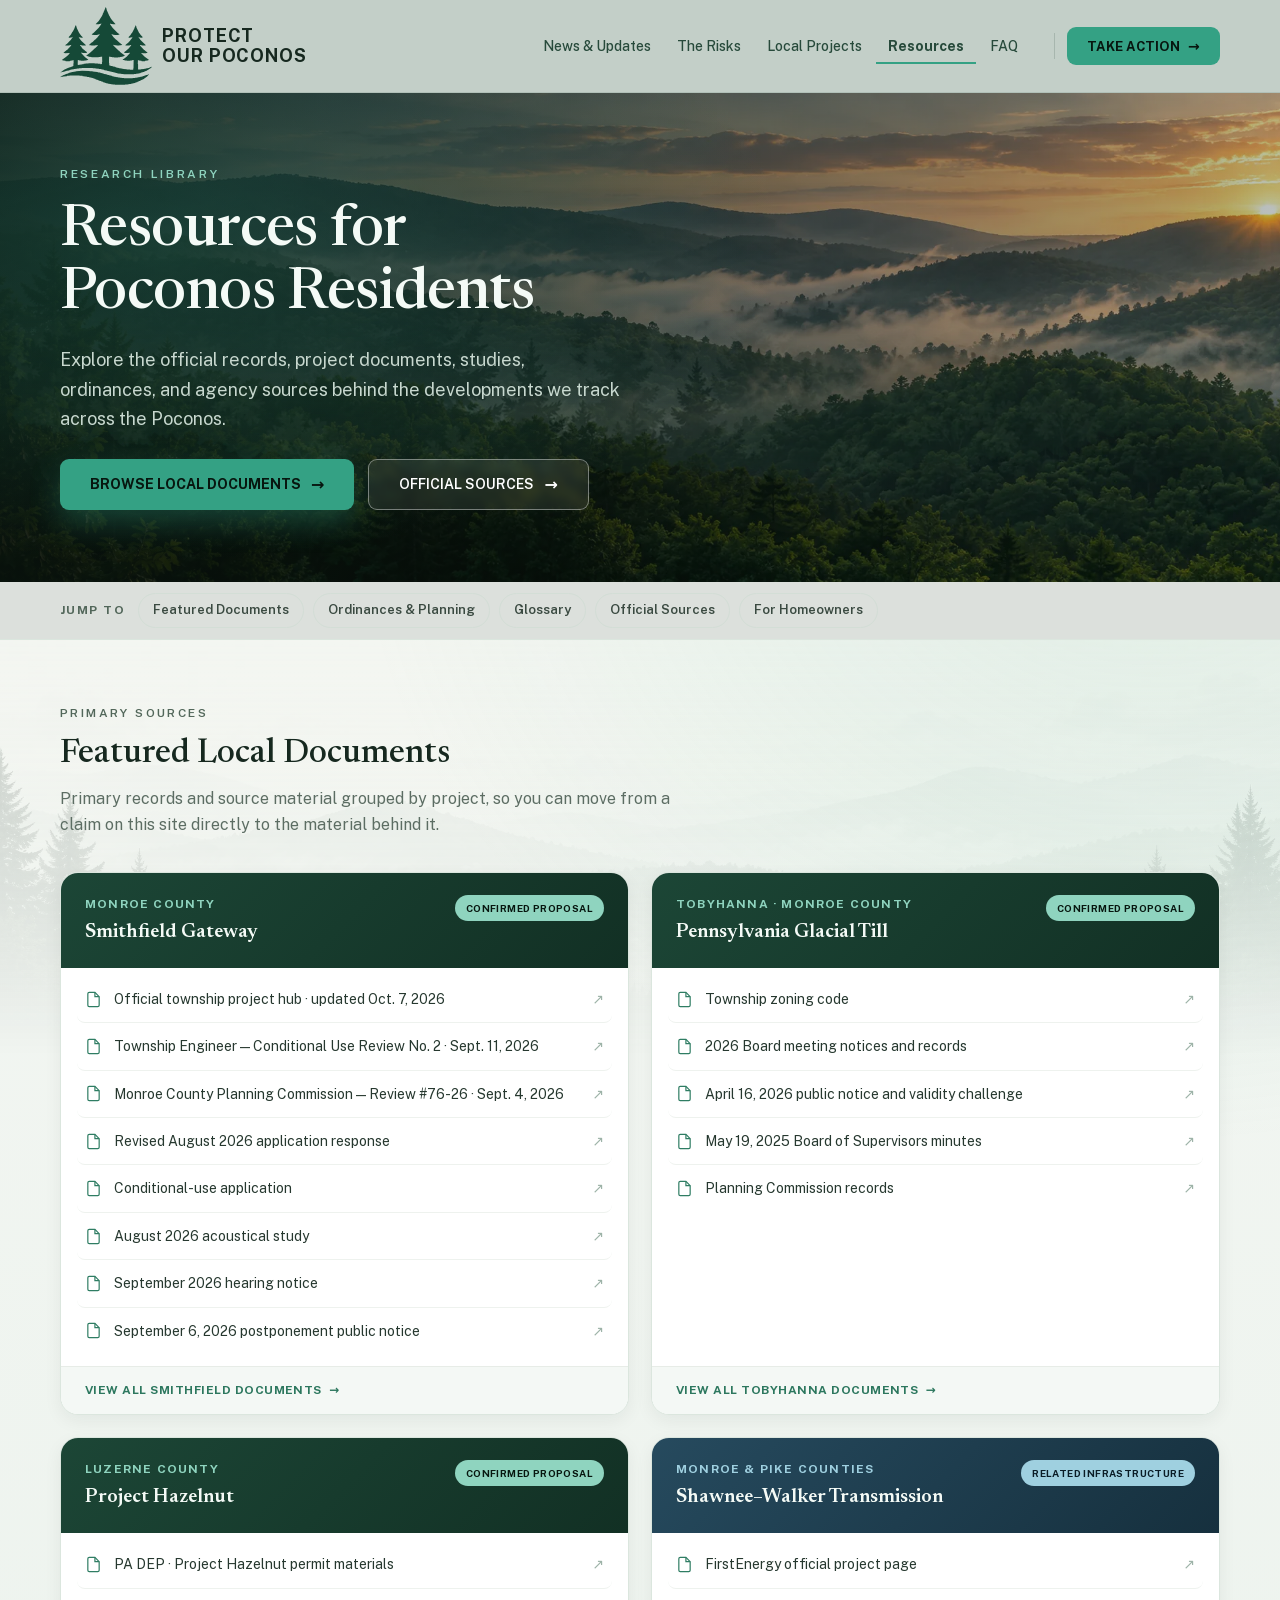
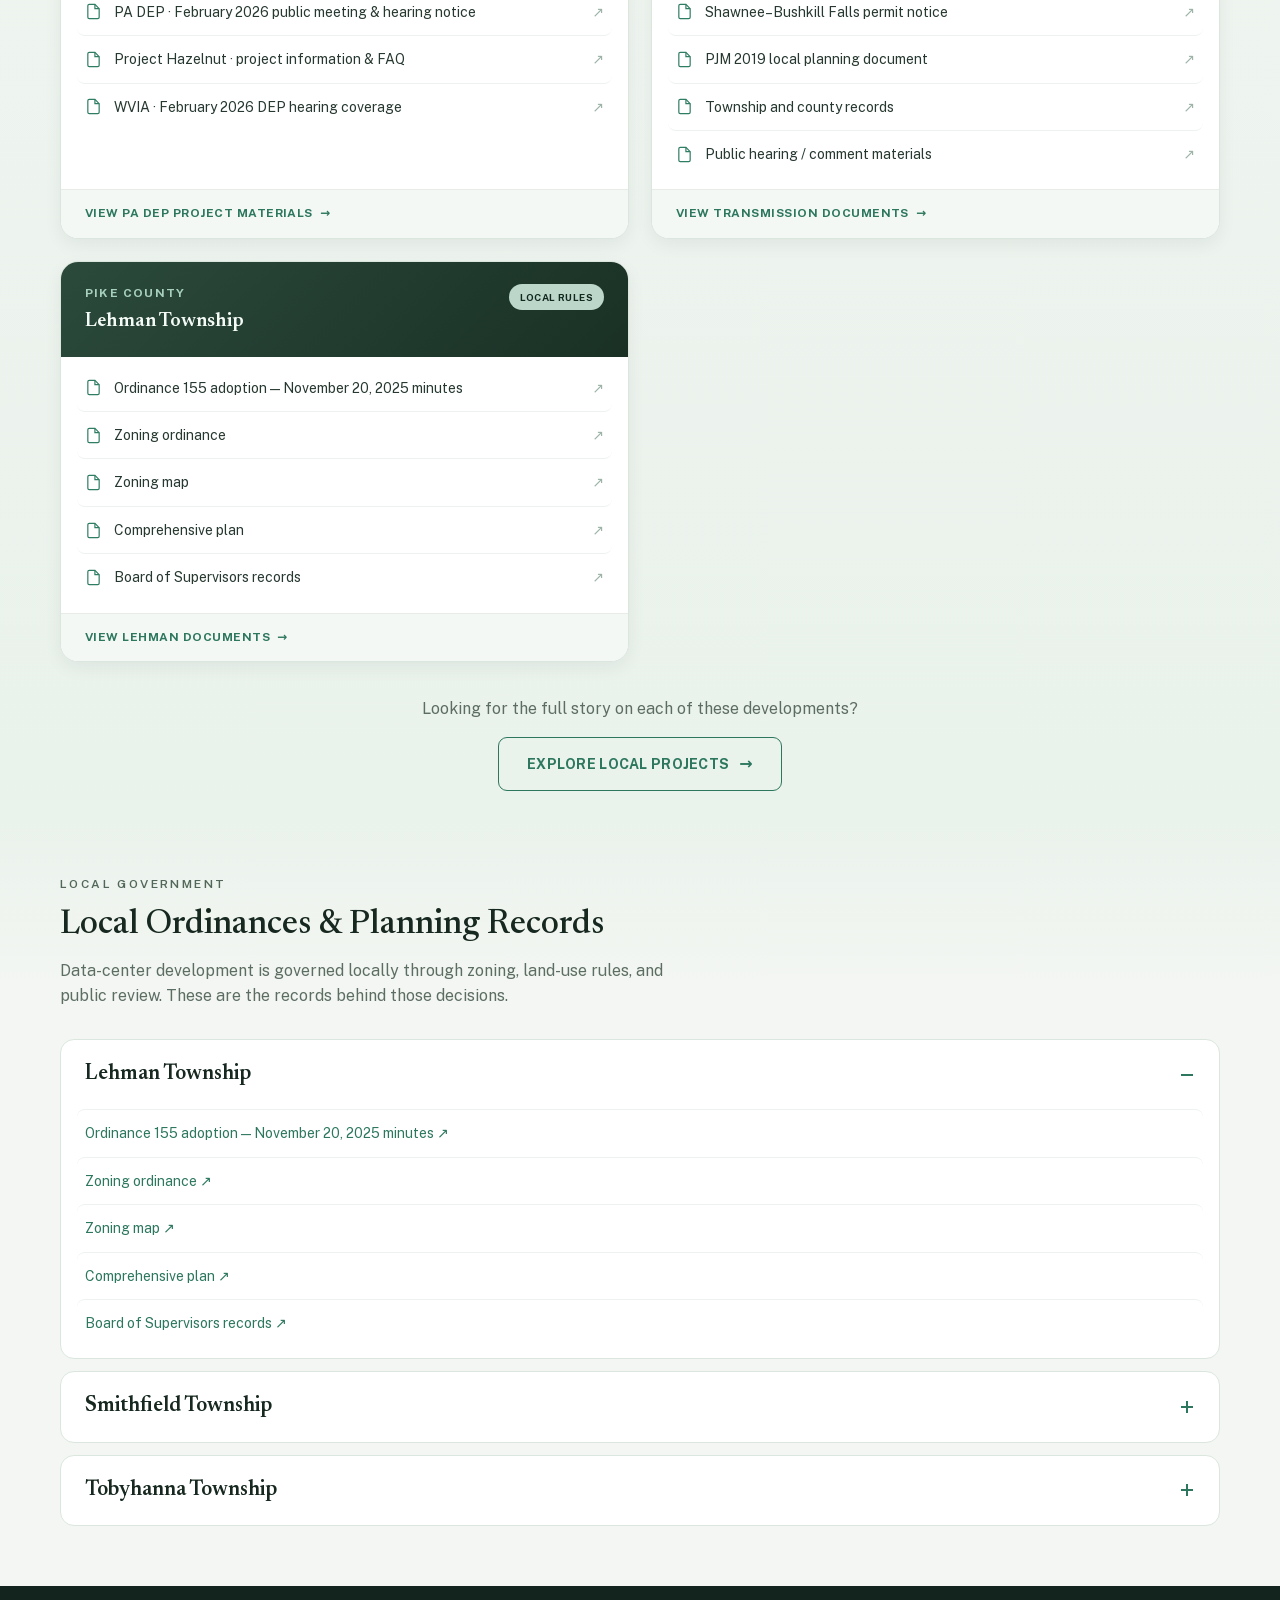
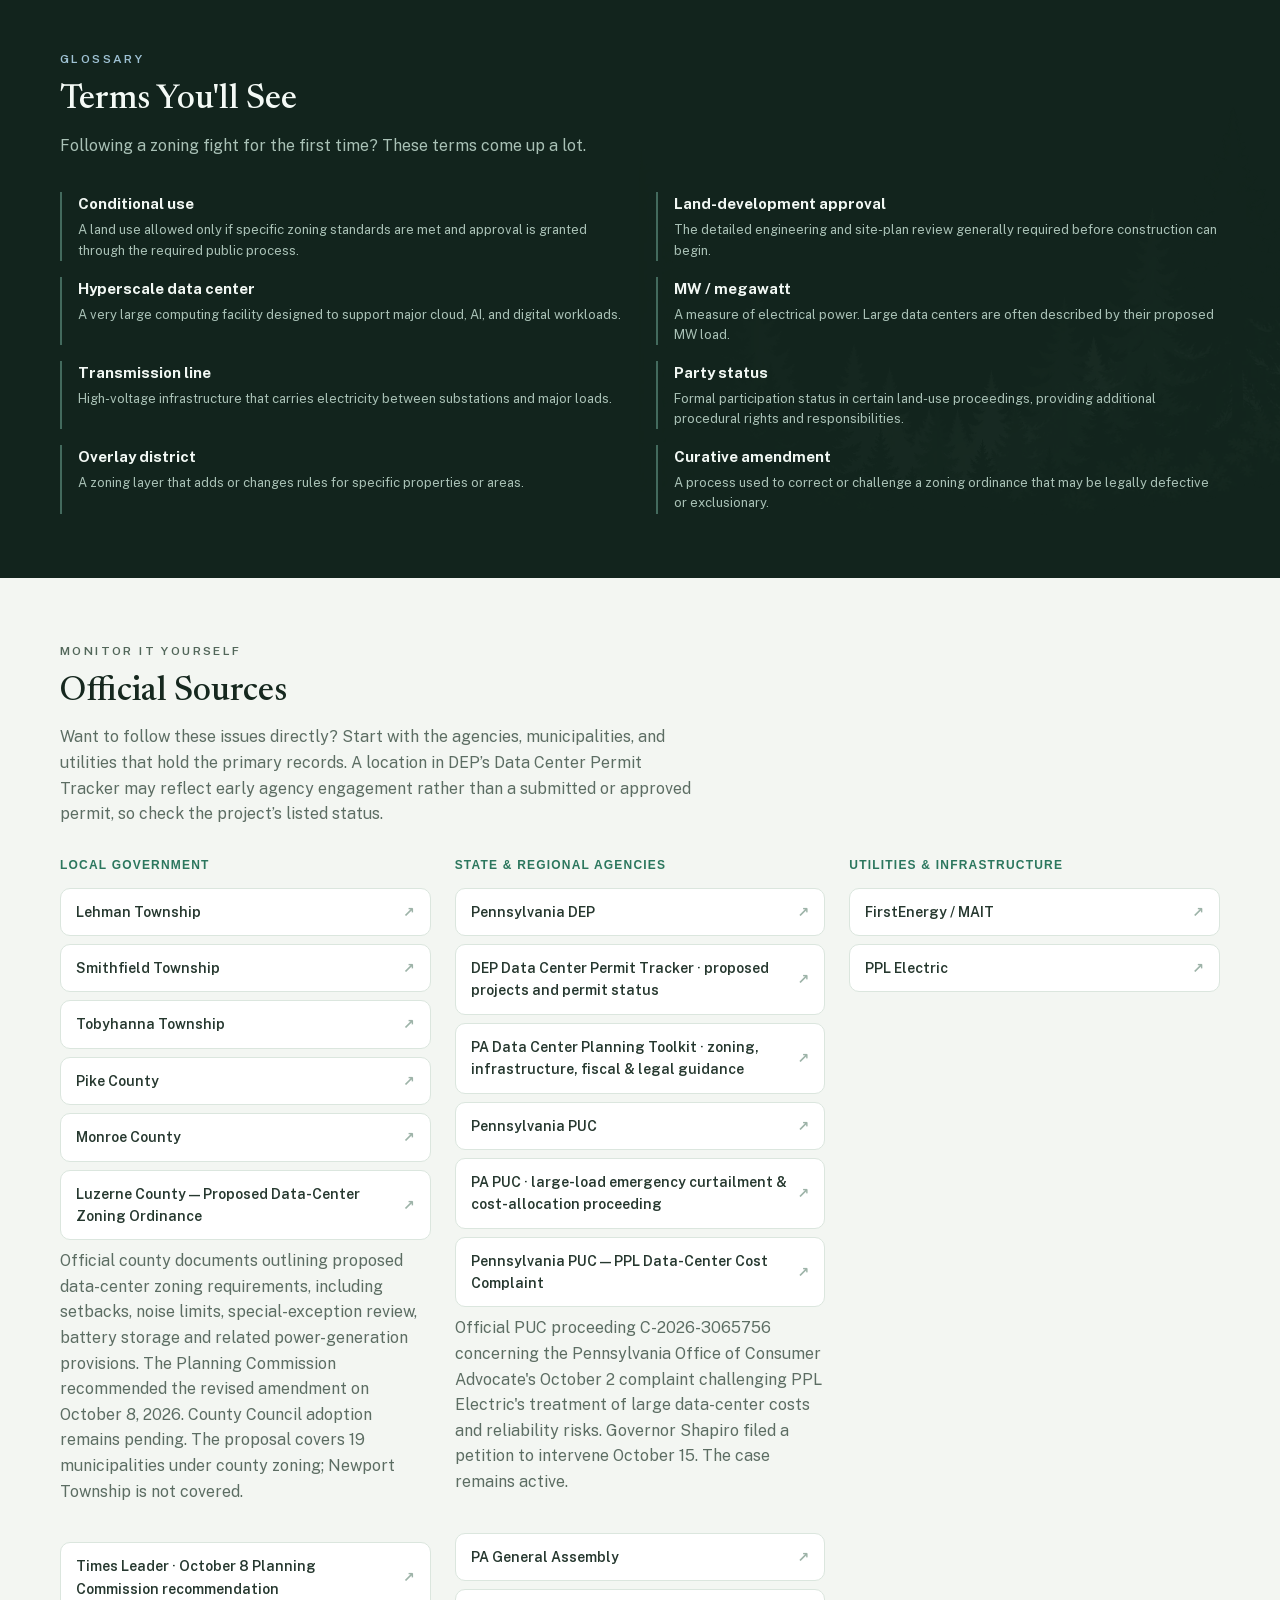
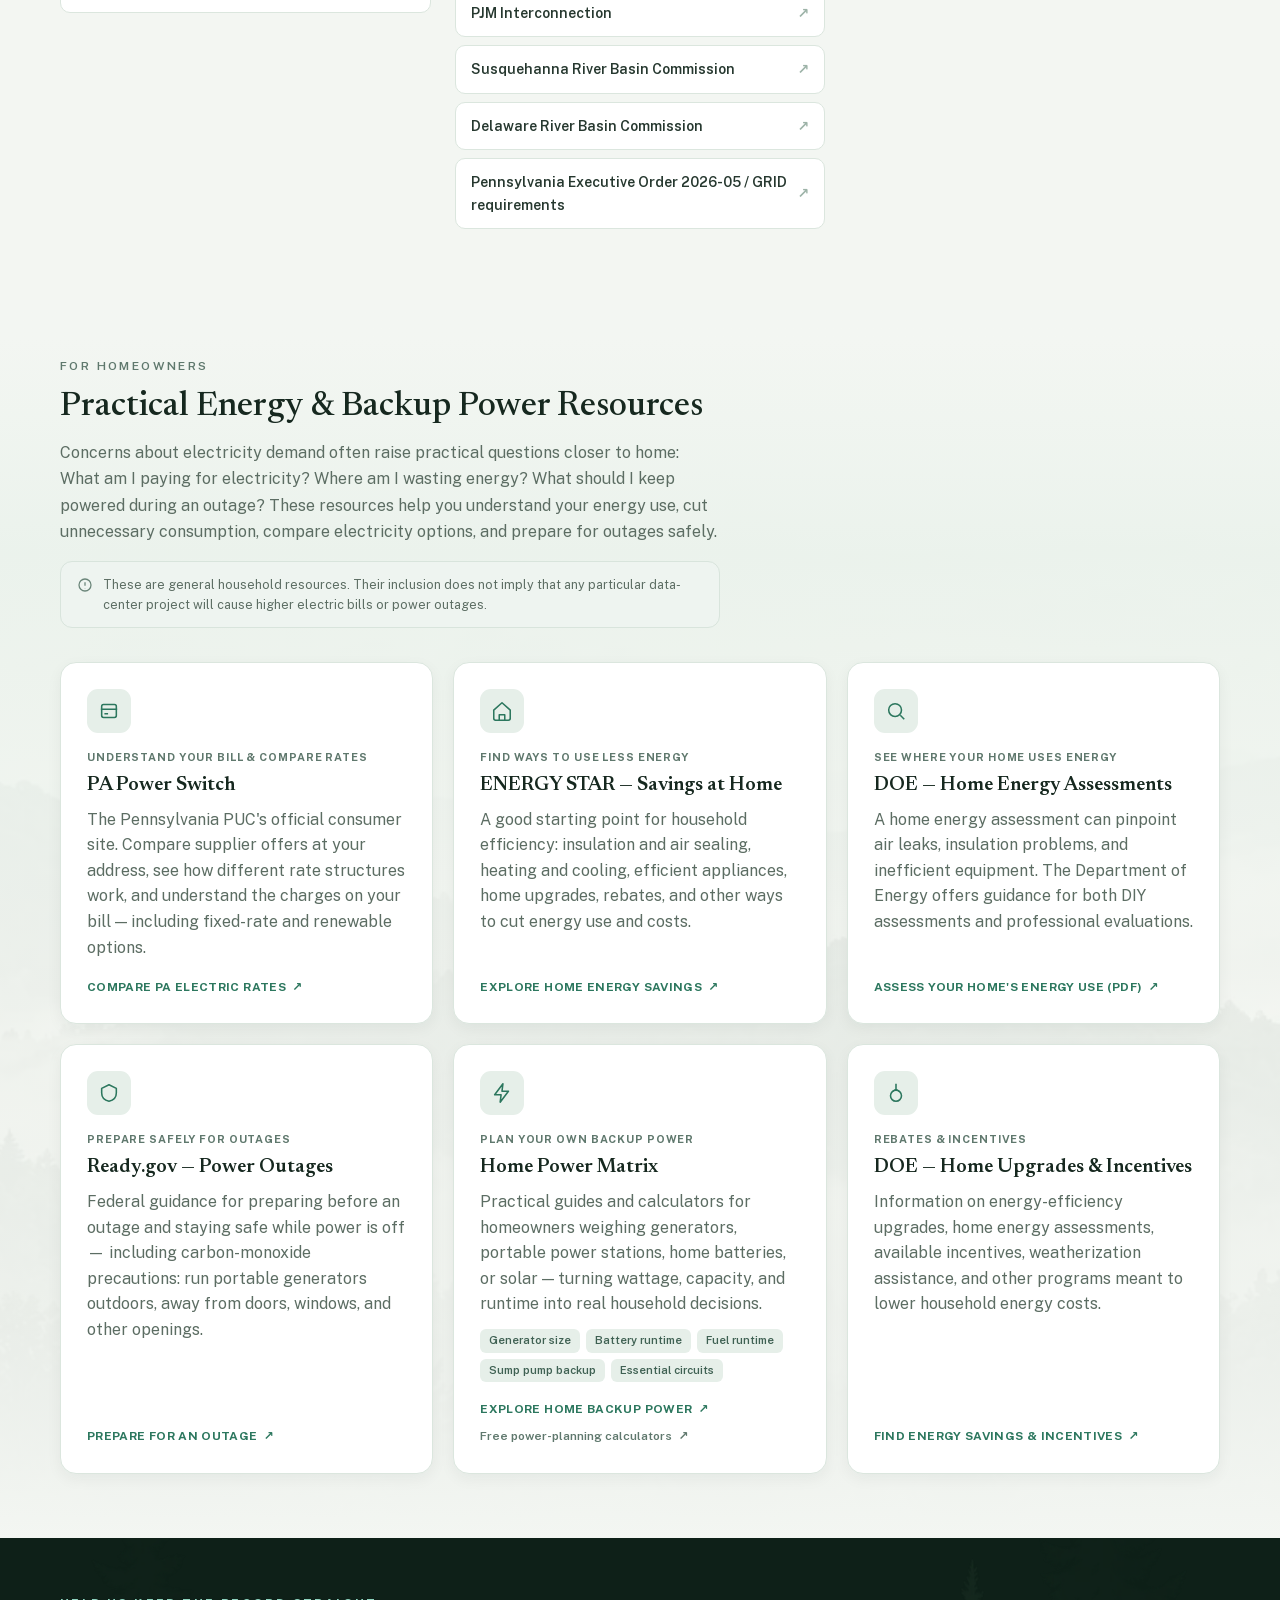
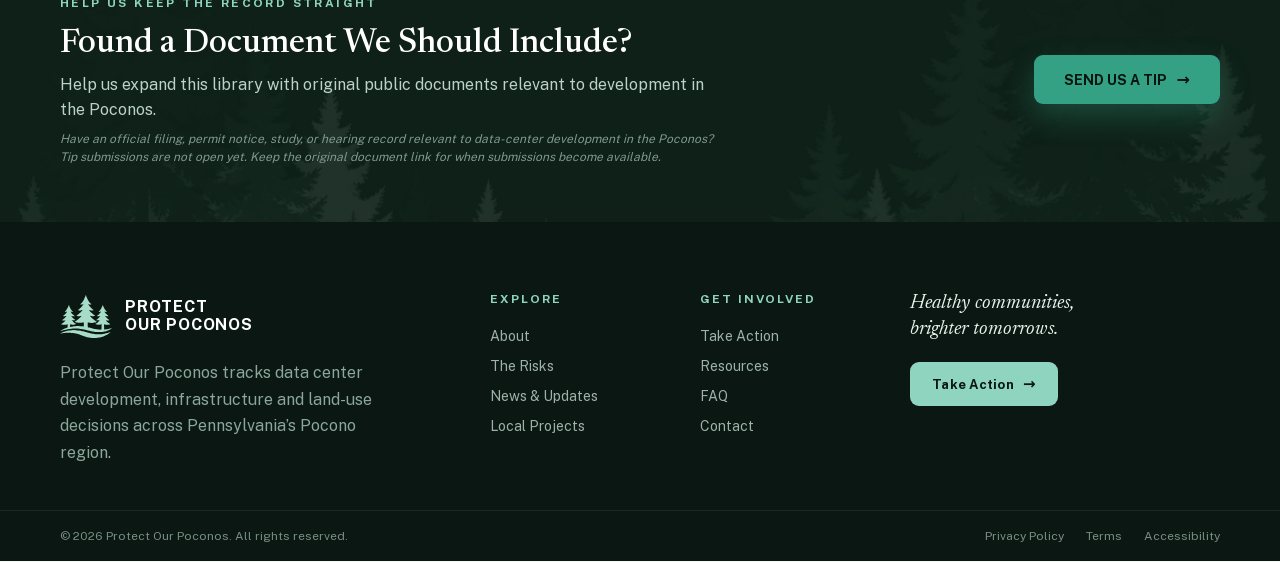
<file: resources.html>
<!DOCTYPE html>
<html class="no-js" lang="en">
 <head>
  <meta charset="utf-8"/>
  <script>document.documentElement.classList.replace("no-js", "js");</script>
  <meta content="width=device-width, initial-scale=1" name="viewport"/>
  <title>Poconos Data Center Resources | Zoning, Energy &amp; PA Sources</title>
  <meta content="Browse official Poconos project documents, Pennsylvania zoning and agency sources, planning terms, and practical home energy and backup power resources." name="description"/>
  <meta content="#0f1f18" name="theme-color"/>
  <link href="assets/css/foundation-subset.css" rel="stylesheet"/>
  <link href="assets/css/design.css" rel="stylesheet"/>
  <link href="assets/css/site.css" rel="stylesheet"/>
  <link href="assets/logo.svg" rel="icon" type="image/svg+xml"/>
  <script defer="True" src="assets/js/site.js">
  </script>
  <script defer src="assets/js/analytics.js"></script>
 <link href="assets/css/resources.css" rel="stylesheet"/>
 <link href="assets/css/layout.css" rel="stylesheet"/>
 <link href="assets/css/fonts.css" rel="stylesheet"/>
<link rel="preload" href="assets/fonts/newsreader-normal.woff2" as="font" type="font/woff2" crossorigin/>
<link rel="preload" href="assets/fonts/public-sans-normal.woff2" as="font" type="font/woff2" crossorigin/>
</head>
 <body class="resources-page">
  <a class="skip-link" href="#main-content">
   Skip to content
  </a>
  <div class="site-shell">
   <!-- ============ NAV ============ -->
   <header class="site-header" id="top">
    <div class="header-inner grid-container section-inner">
     <a class="site-logo" href="index.html#top">
      <img alt="Protect Our Poconos" class="site-logo-img" height="286" src="./assets/logo.svg" width="341"/>
      <span class="site-logo-text">
       PROTECT
       <br/>
       OUR POCONOS
      </span>
     </a>
     <button aria-controls="primary-navigation" aria-expanded="false" class="menu-toggle" type="button">
      Menu
     </button>
     <nav aria-label="Main navigation" class="primary-navigation" id="primary-navigation">
      <a class="nav-link" href="news.html">News &amp; Updates</a>
      <a class="nav-link" href="issues.html">
       The Risks
      </a>
      <a class="nav-link" href="projects.html">
       Local Projects
      </a>


      <a class="nav-link" href="resources.html" aria-current="page">
       Resources
      </a>
     <a class="nav-link" href="faq.html">FAQ</a><a class="nav-link mobile-action" href="take-action.html">Take Action <span class="mobile-action-arrow" aria-hidden="true">→</span></a></nav>
     <div class="header-actions">
      <span class="header-divider">
      </span>
      <a class="nav-cta cta-teal" href="take-action.html">TAKE ACTION <span class="nav-cta-arrow">→</span></a>
     </div>
    </div>
   </header>
   <main id="main-content" tabindex="-1">

<section class="resources-hero">
 <div class="resources-hero-scene">
  <img alt="" aria-hidden="true" class="resources-hero-image" src="./assets/forest-silhouette.webp" width="1448" height="1086" loading="lazy" decoding="async"/>
  <div aria-hidden="true" class="resources-hero-overlay">
  </div>
  <div class="resources-hero-inner research-container">
   <div class="resources-hero-copy">
    <p class="resources-hero-eyebrow">
     RESEARCH LIBRARY
    </p>
    <h1 class="resources-hero-heading">
     Resources for Poconos Residents
    </h1>
    <p class="resources-hero-text">
     Explore the official records, project documents, studies, ordinances, and agency sources behind the developments we track across the Poconos.
    </p>
    <div class="resources-hero-cta-row">
     <a class="cta-teal" href="#documents">
      BROWSE LOCAL DOCUMENTS
      <span class="cta-arrow">
       →
      </span>
     </a>
     <a class="cta-ghost" href="#official">
      OFFICIAL SOURCES
      <span class="cta-arrow">
       →
      </span>
     </a>
    </div>
   </div>
  </div>
 </div>
</section>

<nav aria-label="Resource sections" class="resources-jump-nav">
 <div class="resources-jump-row research-container">
  <span class="resources-jump-label">
   JUMP TO
  </span>
  <a class="topic-pill" href="#documents">
   Featured Documents
  </a>
  <a class="topic-pill" href="#zoning">
   Ordinances &amp; Planning
  </a>
  <a class="topic-pill" href="#glossary">
   Glossary
  </a>
  <a class="topic-pill" href="#official">
   Official Sources
  </a>
 <a class="topic-pill" href="#homeowners">For Homeowners</a>
 </div>
</nav>
<section class="documents-section" id="documents">
 <img alt="" aria-hidden="true" class="documents-bg-image" src="./assets/misty-forest.webp" width="2172" height="724" loading="lazy" decoding="async"/>
 <div class="documents-inner research-container">
  <p class="research-eyebrow">
   PRIMARY SOURCES
  </p>
  <h2 class="research-heading">
   Featured Local Documents
  </h2>
  <p class="documents-intro">
   Primary records and source material grouped by project, so you can move from a claim on this site directly to the material behind it.
  </p>
  <div class="documents-grid research-grid">
   <!-- Smithfield Gateway -->
   <div class="card card--source">
    <div class="source-card-header">
     <div>
      <div class="source-card-eyebrow">
       MONROE COUNTY
      </div>
      <h3 class="source-card-title">
       Smithfield Gateway
      </h3>
     </div>
     <span class="source-card-badge">
      CONFIRMED PROPOSAL
     </span>
    </div>
    <div class="source-card-body">
     <a class="source-row" href="https://smithfieldtownship.com/odp/gatewaydc/" rel="noopener noreferrer" target="_blank">
      <svg aria-hidden="true" class="source-row-icon" fill="none" focusable="false" height="17" stroke="#2f7d63" stroke-width="1.7" viewbox="0 0 24 24" width="17">
       <path d="M14 2H6a2 2 0 00-2 2v16a2 2 0 002 2h12a2 2 0 002-2V8z">
       </path>
       <path d="M14 2v6h6">
       </path>
      </svg>
      <span class="source-row-label">
       Official township project hub · updated Oct. 7, 2026
      </span>
      <span class="source-row-arrow">
       ↗
      </span>
     </a>
     <a class="source-row" href="https://smithfieldtownship.com/wp-content/uploads/2026/09/Smithfield-Gateway-Data-Center_Conditional-Use-Review-No.-2.pdf" rel="noopener noreferrer" target="_blank">
      <svg aria-hidden="true" class="source-row-icon" fill="none" focusable="false" height="17" stroke="#2f7d63" stroke-width="1.7" viewbox="0 0 24 24" width="17">
       <path d="M14 2H6a2 2 0 00-2 2v16a2 2 0 002 2h12a2 2 0 002-2V8z">
       </path>
       <path d="M14 2v6h6">
       </path>
      </svg>
      <span class="source-row-label">
       Township Engineer — Conditional Use Review No. 2 · Sept. 11, 2026
      </span>
      <span class="source-row-arrow">
       ↗
      </span>
     </a>
     <a class="source-row" href="https://smithfieldtownship.com/wp-content/uploads/2026/09/MCPC-Review-76-26.pdf" rel="noopener noreferrer" target="_blank">
      <svg aria-hidden="true" class="source-row-icon" fill="none" focusable="false" height="17" stroke="#2f7d63" stroke-width="1.7" viewbox="0 0 24 24" width="17">
       <path d="M14 2H6a2 2 0 00-2 2v16a2 2 0 002 2h12a2 2 0 002-2V8z">
       </path>
       <path d="M14 2v6h6">
       </path>
      </svg>
      <span class="source-row-label">
       Monroe County Planning Commission — Review #76-26 · Sept. 4, 2026
      </span>
      <span class="source-row-arrow">
       ↗
      </span>
     </a>
     <a class="source-row" href="https://smithfieldtownship.com/wp-content/uploads/2026/08/02-2026-08-10-SG-Data-Center-Cond-Use-Rev-No1-Response-letter.pdf" rel="noopener noreferrer" target="_blank">
      <svg aria-hidden="true" class="source-row-icon" fill="none" focusable="false" height="17" stroke="#2f7d63" stroke-width="1.7" viewbox="0 0 24 24" width="17">
       <path d="M14 2H6a2 2 0 00-2 2v16a2 2 0 002 2h12a2 2 0 002-2V8z">
       </path>
       <path d="M14 2v6h6">
       </path>
      </svg>
      <span class="source-row-label">
       Revised August 2026 application response
      </span>
      <span class="source-row-arrow">
       ↗
      </span>
     </a>
     <a class="source-row" href="https://smithfieldtownship.com/odp/gatewaydc/" rel="noopener noreferrer" target="_blank">
      <svg aria-hidden="true" class="source-row-icon" fill="none" focusable="false" height="17" stroke="#2f7d63" stroke-width="1.7" viewbox="0 0 24 24" width="17">
       <path d="M14 2H6a2 2 0 00-2 2v16a2 2 0 002 2h12a2 2 0 002-2V8z">
       </path>
       <path d="M14 2v6h6">
       </path>
      </svg>
      <span class="source-row-label">
       Conditional-use application
      </span>
      <span class="source-row-arrow">
       ↗
      </span>
     </a>
     <a class="source-row" href="https://smithfieldtownship.com/wp-content/uploads/2026/08/08-5020A-REPORT-SG-DC-Project-Smithfield-Township-PA-10AUG26.pdf" rel="noopener noreferrer" target="_blank">
      <svg aria-hidden="true" class="source-row-icon" fill="none" focusable="false" height="17" stroke="#2f7d63" stroke-width="1.7" viewbox="0 0 24 24" width="17">
       <path d="M14 2H6a2 2 0 00-2 2v16a2 2 0 002 2h12a2 2 0 002-2V8z">
       </path>
       <path d="M14 2v6h6">
       </path>
      </svg>
      <span class="source-row-label">
       August 2026 acoustical study
      </span>
      <span class="source-row-arrow">
       ↗
      </span>
     </a>
     <a class="source-row" href="https://smithfieldtownship.com/news/august-2026-newsletter/" rel="noopener noreferrer" target="_blank">
      <svg aria-hidden="true" class="source-row-icon" fill="none" focusable="false" height="17" stroke="#2f7d63" stroke-width="1.7" viewbox="0 0 24 24" width="17">
       <path d="M14 2H6a2 2 0 00-2 2v16a2 2 0 002 2h12a2 2 0 002-2V8z">
       </path>
       <path d="M14 2v6h6">
       </path>
      </svg>
      <span class="source-row-label">
       September 2026 hearing notice
      </span>
      <span class="source-row-arrow">
       ↗
      </span>
     </a>
     <a class="source-row source-row--last" href="https://www.noticeregistry.com/pennsylvania/notice/public-hearing-east-stroudsburg-2461015" rel="noopener noreferrer" target="_blank">
      <svg aria-hidden="true" class="source-row-icon" fill="none" focusable="false" height="17" stroke="#2f7d63" stroke-width="1.7" viewbox="0 0 24 24" width="17">
       <path d="M14 2H6a2 2 0 00-2 2v16a2 2 0 002 2h12a2 2 0 002-2V8z">
       </path>
       <path d="M14 2v6h6">
       </path>
      </svg>
      <span class="source-row-label">
       September 6, 2026 postponement public notice
      </span>
      <span class="source-row-arrow">
       ↗
      </span>
     </a>
    </div>
    <a class="source-card-more" href="https://smithfieldtownship.com/odp/gatewaydc/" rel="noopener noreferrer" target="_blank">
     VIEW ALL SMITHFIELD DOCUMENTS
     <span>
      →
     </span>
    </a>
   </div>
   <!-- Pennsylvania Glacial Till / Tobyhanna -->
   <div class="card card--source">
    <div class="source-card-header">
     <div>
      <div class="source-card-eyebrow">
       TOBYHANNA · MONROE COUNTY
      </div>
      <h3 class="source-card-title">
       Pennsylvania Glacial Till
      </h3>
     </div>
     <span class="source-card-badge">
      CONFIRMED PROPOSAL
     </span>
    </div>
    <div class="source-card-body">
     <a class="source-row" href="https://www.ecode360.com/TO1752?needHash=true" rel="noopener noreferrer" target="_blank">
<svg aria-hidden="true" class="source-row-icon" fill="none" focusable="false" height="17" stroke="#2f7d63" stroke-width="1.7" viewbox="0 0 24 24" width="17">
<path d="M14 2H6a2 2 0 00-2 2v16a2 2 0 002 2h12a2 2 0 002-2V8z">
</path>
<path d="M14 2v6h6">
</path>
</svg>
<span class="source-row-label">Township zoning code</span>
<span class="source-row-arrow">
       ↗
      </span>
</a>
     <a class="source-row" href="https://tobyhannatownshippa.gov/board-of-supervisors-2026/" rel="noopener noreferrer" target="_blank">
<svg aria-hidden="true" class="source-row-icon" fill="none" focusable="false" height="17" stroke="#2f7d63" stroke-width="1.7" viewbox="0 0 24 24" width="17">
<path d="M14 2H6a2 2 0 00-2 2v16a2 2 0 002 2h12a2 2 0 002-2V8z">
</path>
<path d="M14 2v6h6">
</path>
</svg>
<span class="source-row-label">2026 Board meeting notices and records</span>
<span class="source-row-arrow">
       ↗
      </span>
</a>
     <a class="source-row" href="https://tobyhannatownshippa.gov/wp-content/uploads/2026/04/Public-Notice-04.16.2026.pdf" rel="noopener noreferrer" target="_blank">
      <svg aria-hidden="true" class="source-row-icon" fill="none" focusable="false" height="17" stroke="#2f7d63" stroke-width="1.7" viewbox="0 0 24 24" width="17">
       <path d="M14 2H6a2 2 0 00-2 2v16a2 2 0 002 2h12a2 2 0 002-2V8z">
       </path>
       <path d="M14 2v6h6">
       </path>
      </svg>
      <span class="source-row-label">
       April 16, 2026 public notice and validity challenge
      </span>
      <span class="source-row-arrow">
       ↗
      </span>
     </a>
     <a class="source-row" href="https://tobyhannatownshippa.gov/wp-content/uploads/2025/08/05.19.2025-BOS-RBM-Minutes.pdf" rel="noopener noreferrer" target="_blank">
      <svg aria-hidden="true" class="source-row-icon" fill="none" focusable="false" height="17" stroke="#2f7d63" stroke-width="1.7" viewbox="0 0 24 24" width="17">
       <path d="M14 2H6a2 2 0 00-2 2v16a2 2 0 002 2h12a2 2 0 002-2V8z">
       </path>
       <path d="M14 2v6h6">
       </path>
      </svg>
      <span class="source-row-label">
       May 19, 2025 Board of Supervisors minutes
      </span>
      <span class="source-row-arrow">
       ↗
      </span>
     </a>
     <a class="source-row source-row--last" href="https://tobyhannatownshippa.gov/planning-commission-2026/" rel="noopener noreferrer" target="_blank">
<svg aria-hidden="true" class="source-row-icon" fill="none" focusable="false" height="17" stroke="#2f7d63" stroke-width="1.7" viewbox="0 0 24 24" width="17">
<path d="M14 2H6a2 2 0 00-2 2v16a2 2 0 002 2h12a2 2 0 002-2V8z">
</path>
<path d="M14 2v6h6">
</path>
</svg>
<span class="source-row-label">Planning Commission records</span>
<span class="source-row-arrow">
       ↗
      </span>
</a>
    </div>
    <a class="source-card-more" href="https://tobyhannatownshippa.gov/" rel="noopener noreferrer" target="_blank">
     VIEW ALL TOBYHANNA DOCUMENTS
     <span>
      →
     </span>
    </a>
   </div>
   <!-- Project Hazelnut -->
   <div class="card card--source">
    <div class="source-card-header">
     <div>
      <div class="source-card-eyebrow">
       LUZERNE COUNTY
      </div>
      <h3 class="source-card-title">
       Project Hazelnut
      </h3>
     </div>
     <span class="source-card-badge">
      CONFIRMED PROPOSAL
     </span>
    </div>
    <div class="source-card-body">
     <a class="source-row" href="https://www.pa.gov/agencies/dep/dep-regions/northeast-regional-office" rel="noopener noreferrer" target="_blank">
      <svg aria-hidden="true" class="source-row-icon" fill="none" focusable="false" height="17" stroke="#2f7d63" stroke-width="1.7" viewbox="0 0 24 24" width="17">
       <path d="M14 2H6a2 2 0 00-2 2v16a2 2 0 002 2h12a2 2 0 002-2V8z">
       </path>
       <path d="M14 2v6h6">
       </path>
      </svg>
      <span class="source-row-label">
       PA DEP · Project Hazelnut permit materials
      </span>
      <span class="source-row-arrow">
       ↗
      </span>
     </a>
     <a class="source-row" href="https://www.pa.gov/agencies/dep/newsroom/2026-02-12-dep-to-host-public-meeting-and-hearing-for-project-hazlenut-data-center-luzerne-county" rel="noopener noreferrer" target="_blank">
      <svg aria-hidden="true" class="source-row-icon" fill="none" focusable="false" height="17" stroke="#2f7d63" stroke-width="1.7" viewbox="0 0 24 24" width="17">
       <path d="M14 2H6a2 2 0 00-2 2v16a2 2 0 002 2h12a2 2 0 002-2V8z">
       </path>
       <path d="M14 2v6h6">
       </path>
      </svg>
      <span class="source-row-label">
       PA DEP · February 2026 public meeting &amp; hearing notice
      </span>
      <span class="source-row-arrow">
       ↗
      </span>
     </a>
     <a class="source-row" href="https://projecthazelnut.com/" rel="noopener noreferrer" target="_blank">
      <svg aria-hidden="true" class="source-row-icon" fill="none" focusable="false" height="17" stroke="#2f7d63" stroke-width="1.7" viewbox="0 0 24 24" width="17">
       <path d="M14 2H6a2 2 0 00-2 2v16a2 2 0 002 2h12a2 2 0 002-2V8z">
       </path>
       <path d="M14 2v6h6">
       </path>
      </svg>
      <span class="source-row-label">
       Project Hazelnut · project information &amp; FAQ
      </span>
      <span class="source-row-arrow">
       ↗
      </span>
     </a>
     <a class="source-row source-row--last" href="https://www.wvia.org/news/local/2026-02-18/residents-raise-questions-as-developer-describes-hazle-twp-data-center-plans-at-dep-hearing" rel="noopener noreferrer" target="_blank">
      <svg aria-hidden="true" class="source-row-icon" fill="none" focusable="false" height="17" stroke="#2f7d63" stroke-width="1.7" viewbox="0 0 24 24" width="17">
       <path d="M14 2H6a2 2 0 00-2 2v16a2 2 0 002 2h12a2 2 0 002-2V8z">
       </path>
       <path d="M14 2v6h6">
       </path>
      </svg>
      <span class="source-row-label">
       WVIA · February 2026 DEP hearing coverage
      </span>
      <span class="source-row-arrow">
       ↗
      </span>
     </a>
    </div>
    <a class="source-card-more" href="https://www.pa.gov/agencies/dep/dep-regions/northeast-regional-office" rel="noopener noreferrer" target="_blank">
     VIEW PA DEP PROJECT MATERIALS
     <span>
      →
     </span>
    </a>
   </div>
   <!-- Shawnee-Walker -->
   <div class="card card--source">
    <div class="source-card-header source-card-header--blue">
     <div>
      <div class="source-card-eyebrow source-card-eyebrow--blue">
       MONROE &amp; PIKE COUNTIES
      </div>
      <h3 class="source-card-title">
       Shawnee–Walker Transmission
      </h3>
     </div>
     <span class="source-card-badge source-card-badge--blue">
      RELATED INFRASTRUCTURE
     </span>
    </div>
    <div class="source-card-body">
     <a class="source-row" href="https://www.firstenergycorp.com/about/transmission_projects/pennsylvania/shawnee-walker.html" rel="noopener noreferrer" target="_blank">
      <svg aria-hidden="true" class="source-row-icon" fill="none" focusable="false" height="17" stroke="#2f7d63" stroke-width="1.7" viewbox="0 0 24 24" width="17">
       <path d="M14 2H6a2 2 0 00-2 2v16a2 2 0 002 2h12a2 2 0 002-2V8z">
       </path>
       <path d="M14 2v6h6">
       </path>
      </svg>
      <span class="source-row-label">
       FirstEnergy official project page
      </span>
      <span class="source-row-arrow">
       ↗
      </span>
     </a>
     <a class="source-row" href="https://www.pacodeandbulletin.gov/secure/pabulletin/data/vol56/56-3/81.html" rel="noopener noreferrer" target="_blank">
      <svg aria-hidden="true" class="source-row-icon" fill="none" focusable="false" height="17" stroke="#2f7d63" stroke-width="1.7" viewbox="0 0 24 24" width="17">
       <path d="M14 2H6a2 2 0 00-2 2v16a2 2 0 002 2h12a2 2 0 002-2V8z">
       </path>
       <path d="M14 2v6h6">
       </path>
      </svg>
      <span class="source-row-label">
       Shawnee–Bushkill Falls permit notice
      </span>
      <span class="source-row-arrow">
       ↗
      </span>
     </a>
     <a class="source-row" href="https://www.pjm.com/-/media/DotCom/committees-groups/committees/srrtep-ma/postings/2019/first-energy-east-local-plan-submission-for-2019-rtep.pdf" rel="noopener noreferrer" target="_blank">
      <svg aria-hidden="true" class="source-row-icon" fill="none" focusable="false" height="17" stroke="#2f7d63" stroke-width="1.7" viewbox="0 0 24 24" width="17">
       <path d="M14 2H6a2 2 0 00-2 2v16a2 2 0 002 2h12a2 2 0 002-2V8z">
       </path>
       <path d="M14 2v6h6">
       </path>
      </svg>
      <span class="source-row-label">
       PJM 2019 local planning document
      </span>
      <span class="source-row-arrow">
       ↗
      </span>
     </a>
     <a class="source-row" href="https://www.pikepa.org/" rel="noopener noreferrer" target="_blank">
      <svg aria-hidden="true" class="source-row-icon" fill="none" focusable="false" height="17" stroke="#2f7d63" stroke-width="1.7" viewbox="0 0 24 24" width="17">
       <path d="M14 2H6a2 2 0 00-2 2v16a2 2 0 002 2h12a2 2 0 002-2V8z">
       </path>
       <path d="M14 2v6h6">
       </path>
      </svg>
      <span class="source-row-label">
       Township and county records
      </span>
      <span class="source-row-arrow">
       ↗
      </span>
     </a>
     <a class="source-row source-row--last" href="https://www.firstenergycorp.com/about/transmission_projects/pennsylvania/shawnee-walker.html" rel="noopener noreferrer" target="_blank">
      <svg aria-hidden="true" class="source-row-icon" fill="none" focusable="false" height="17" stroke="#2f7d63" stroke-width="1.7" viewbox="0 0 24 24" width="17">
       <path d="M14 2H6a2 2 0 00-2 2v16a2 2 0 002 2h12a2 2 0 002-2V8z">
       </path>
       <path d="M14 2v6h6">
       </path>
      </svg>
      <span class="source-row-label">
       Public hearing / comment materials
      </span>
      <span class="source-row-arrow">
       ↗
      </span>
     </a>
    </div>
    <a class="source-card-more" href="https://www.firstenergycorp.com/about/transmission_projects/pennsylvania/shawnee-walker.html" rel="noopener noreferrer" target="_blank">
     VIEW TRANSMISSION DOCUMENTS
     <span>
      →
     </span>
    </a>
   </div>
   <!-- Lehman Township -->
   <div class="card card--source">
    <div class="source-card-header source-card-header--olive">
     <div>
      <div class="source-card-eyebrow source-card-eyebrow--olive">
       PIKE COUNTY
      </div>
      <h3 class="source-card-title">
       Lehman Township
      </h3>
     </div>
     <span class="source-card-badge source-card-badge--olive">
      LOCAL RULES
     </span>
    </div>
    <div class="source-card-body">
     <a class="source-row" href="https://www.lehmantownship.com/wp-content/uploads/2025/12/November-20-2025.pdf" rel="noopener noreferrer" target="_blank">
      <svg aria-hidden="true" class="source-row-icon" fill="none" focusable="false" height="17" stroke="#2f7d63" stroke-width="1.7" viewbox="0 0 24 24" width="17">
       <path d="M14 2H6a2 2 0 00-2 2v16a2 2 0 002 2h12a2 2 0 002-2V8z">
       </path>
       <path d="M14 2v6h6">
       </path>
      </svg>
      <span class="source-row-label">
       Ordinance 155 adoption — November 20, 2025 minutes
      </span>
      <span class="source-row-arrow">
       ↗
      </span>
     </a>
     <a class="source-row" href="https://www.lehmantownship.com/wp-content/uploads/2023/10/2023-2-Zoning-Ordinance.pdf" rel="noopener noreferrer" target="_blank">
      <svg aria-hidden="true" class="source-row-icon" fill="none" focusable="false" height="17" stroke="#2f7d63" stroke-width="1.7" viewbox="0 0 24 24" width="17">
       <path d="M14 2H6a2 2 0 00-2 2v16a2 2 0 002 2h12a2 2 0 002-2V8z">
       </path>
       <path d="M14 2v6h6">
       </path>
      </svg>
      <span class="source-row-label">
       Zoning ordinance
      </span>
      <span class="source-row-arrow">
       ↗
      </span>
     </a>
     <a class="source-row" href="https://www.lehmantownship.com/wp-content/uploads/2024/03/Zoning-map-Jan-12-2023.pdf" rel="noopener noreferrer" target="_blank">
      <svg aria-hidden="true" class="source-row-icon" fill="none" focusable="false" height="17" stroke="#2f7d63" stroke-width="1.7" viewbox="0 0 24 24" width="17">
       <path d="M14 2H6a2 2 0 00-2 2v16a2 2 0 002 2h12a2 2 0 002-2V8z">
       </path>
       <path d="M14 2v6h6">
       </path>
      </svg>
      <span class="source-row-label">
       Zoning map
      </span>
      <span class="source-row-arrow">
       ↗
      </span>
     </a>
     <a class="source-row" href="https://www.lehmantownship.com/wp-content/uploads/2024/07/210726_FINAL_LehmanCompPlan_LowQuality.pdf" rel="noopener noreferrer" target="_blank">
      <svg aria-hidden="true" class="source-row-icon" fill="none" focusable="false" height="17" stroke="#2f7d63" stroke-width="1.7" viewbox="0 0 24 24" width="17">
       <path d="M14 2H6a2 2 0 00-2 2v16a2 2 0 002 2h12a2 2 0 002-2V8z">
       </path>
       <path d="M14 2v6h6">
       </path>
      </svg>
      <span class="source-row-label">
       Comprehensive plan
      </span>
      <span class="source-row-arrow">
       ↗
      </span>
     </a>
     <a class="source-row source-row--last" href="https://www.lehmantownship.com/bos/" rel="noopener noreferrer" target="_blank">
      <svg aria-hidden="true" class="source-row-icon" fill="none" focusable="false" height="17" stroke="#2f7d63" stroke-width="1.7" viewbox="0 0 24 24" width="17">
       <path d="M14 2H6a2 2 0 00-2 2v16a2 2 0 002 2h12a2 2 0 002-2V8z">
       </path>
       <path d="M14 2v6h6">
       </path>
      </svg>
      <span class="source-row-label">
       Board of Supervisors records
      </span>
      <span class="source-row-arrow">
       ↗
      </span>
     </a>
    </div>
    <a class="source-card-more" href="https://www.lehmantownship.com/" rel="noopener noreferrer" target="_blank">
     VIEW LEHMAN DOCUMENTS
     <span>
      →
     </span>
    </a>
   </div>
  </div>
  <div class="documents-more">
   <p class="documents-more-text">
    Looking for the full story on each of these developments?
   </p>
   <a class="documents-more-cta" href="projects.html">
    EXPLORE LOCAL PROJECTS
    <span class="cta-arrow">
     →
    </span>
   </a>
  </div>
 </div>
</section>

<section class="zoning-section" id="zoning">
 <div class="zoning-inner research-container">
  <p class="research-eyebrow">
   LOCAL GOVERNMENT
  </p>
  <h2 class="research-heading">
   Local Ordinances &amp; Planning Records
  </h2>
  <p class="research-section-intro">
   Data-center development is governed locally through zoning, land-use rules, and public review. These are the records behind those decisions.
  </p>
  <div class="zoning-records-list">
   <details class="resource-disclosure" id="records-lehman" open="">
    <summary>
     Lehman Township
    </summary>
    <a href="https://www.lehmantownship.com/wp-content/uploads/2025/12/November-20-2025.pdf" rel="noopener noreferrer" target="_blank">
     Ordinance 155 adoption — November 20, 2025 minutes ↗
    </a>
    <a href="https://www.lehmantownship.com/wp-content/uploads/2023/10/2023-2-Zoning-Ordinance.pdf" rel="noopener noreferrer" target="_blank">
     Zoning ordinance ↗
    </a>
    <a href="https://www.lehmantownship.com/wp-content/uploads/2024/03/Zoning-map-Jan-12-2023.pdf" rel="noopener noreferrer" target="_blank">
     Zoning map ↗
    </a>
    <a href="https://www.lehmantownship.com/wp-content/uploads/2024/07/210726_FINAL_LehmanCompPlan_LowQuality.pdf" rel="noopener noreferrer" target="_blank">
     Comprehensive plan ↗
    </a>
    <a href="https://www.lehmantownship.com/bos/" rel="noopener noreferrer" target="_blank">
     Board of Supervisors records ↗
    </a>
   </details>
   <details class="resource-disclosure" id="records-smithfield">
    <summary>
     Smithfield Township
    </summary>
    <a href="https://smithfieldtownship.com/otp/dcca/" rel="noopener noreferrer" target="_blank">
     Data-center curative amendment and H-1 district materials ↗
    </a>
    <a href="https://smithfieldtownship.com/boards-and-commissions/board-of-supervisors-2026/" rel="noopener noreferrer" target="_blank">
     Board of Supervisors materials ↗
    </a>
    <a href="https://smithfieldtownship.com/odp/gatewaydc/" rel="noopener noreferrer" target="_blank">
     Gateway conditional-use documents ↗
    </a>
   </details>
   <details class="resource-disclosure" id="records-tobyhanna">
    <summary>
     Tobyhanna Township
    </summary>
    <a href="https://tobyhannatownshippa.gov/wp-content/uploads/2026/04/Public-Notice-04.16.2026.pdf" rel="noopener noreferrer" target="_blank">
     April 16, 2026 public notice and validity challenge ↗
    </a>
    <a href="https://tobyhannatownshippa.gov/wp-content/uploads/2025/08/05.19.2025-BOS-RBM-Minutes.pdf" rel="noopener noreferrer" target="_blank">
     May 19, 2025 Board of Supervisors minutes ↗
    </a>
    <a href="https://tobyhannatownshippa.gov/planning-commission-2026/" rel="noopener noreferrer" target="_blank">Planning Commission records ↗</a>
   </details>
  </div>
 </div>
</section>

<section class="glossary-section" id="glossary">
 <img alt="" aria-hidden="true" class="glossary-bg-image" src="./assets/forest-silhouette.webp" width="1448" height="1086" loading="lazy" decoding="async"/>
 <div class="glossary-inner research-container">
  <p class="glossary-eyebrow">
   GLOSSARY
  </p>
  <h2 class="glossary-heading">
   Terms You'll See
  </h2>
  <p class="glossary-text">
   Following a zoning fight for the first time? These terms come up a lot.
  </p>
  <div class="glossary-grid research-grid">
   <div class="glossary-term">
    <div class="glossary-term-title">
     Conditional use
    </div>
    <div class="glossary-term-def">
     A land use allowed only if specific zoning standards are met and approval is granted through the required public process.
    </div>
   </div>
   <div class="glossary-term">
    <div class="glossary-term-title">
     Land-development approval
    </div>
    <div class="glossary-term-def">
     The detailed engineering and site-plan review generally required before construction can begin.
    </div>
   </div>
   <div class="glossary-term">
    <div class="glossary-term-title">
     Hyperscale data center
    </div>
    <div class="glossary-term-def">
     A very large computing facility designed to support major cloud, AI, and digital workloads.
    </div>
   </div>
   <div class="glossary-term">
    <div class="glossary-term-title">
     MW / megawatt
    </div>
    <div class="glossary-term-def">
     A measure of electrical power. Large data centers are often described by their proposed MW load.
    </div>
   </div>
   <div class="glossary-term">
    <div class="glossary-term-title">
     Transmission line
    </div>
    <div class="glossary-term-def">
     High-voltage infrastructure that carries electricity between substations and major loads.
    </div>
   </div>
   <div class="glossary-term">
    <div class="glossary-term-title">
     Party status
    </div>
    <div class="glossary-term-def">
     Formal participation status in certain land-use proceedings, providing additional procedural rights and responsibilities.
    </div>
   </div>
   <div class="glossary-term">
    <div class="glossary-term-title">
     Overlay district
    </div>
    <div class="glossary-term-def">
     A zoning layer that adds or changes rules for specific properties or areas.
    </div>
   </div>
   <div class="glossary-term">
    <div class="glossary-term-title">
     Curative amendment
    </div>
    <div class="glossary-term-def">
     A process used to correct or challenge a zoning ordinance that may be legally defective or exclusionary.
    </div>
   </div>
  </div>
 </div>
</section>

<section class="official-section" id="official">
 <div class="official-inner research-container">
  <p class="research-eyebrow">
   MONITOR IT YOURSELF
  </p>
  <h2 class="research-heading">
   Official Sources
  </h2>
  <p class="research-section-intro">
   Want to follow these issues directly? Start with the agencies, municipalities, and utilities that hold the primary records. A location in DEP’s Data Center Permit Tracker may reflect early agency engagement rather than a submitted or approved permit, so check the project’s listed status.
  </p>
  <div class="official-grid research-grid">
   <div>
    <h3 class="official-col-title">
     LOCAL GOVERNMENT
    </h3>
    <div class="official-col-list">
     <a class="official-link" href="https://www.lehmantownship.com/" rel="noopener noreferrer" target="_blank">
      Lehman Township
      <span class="official-link-arrow">
       ↗
      </span>
     </a>
     <a class="official-link" href="https://smithfieldtownship.com/" rel="noopener noreferrer" target="_blank">
      Smithfield Township
      <span class="official-link-arrow">
       ↗
      </span>
     </a>
     <a class="official-link" href="https://tobyhannatownshippa.gov/" rel="noopener noreferrer" target="_blank">
      Tobyhanna Township
      <span class="official-link-arrow">
       ↗
      </span>
     </a>
     <a class="official-link" href="https://www.pikepa.org/" rel="noopener noreferrer" target="_blank">
      Pike County
      <span class="official-link-arrow">
       ↗
      </span>
     </a>
     <a class="official-link" href="https://www.monroecountypa.gov/" rel="noopener noreferrer" target="_blank">
      Monroe County
      <span class="official-link-arrow">
       ↗
      </span>
     </a>
     <a class="official-link" href="https://www.luzernecounty.org/1554/Data-Centers" rel="noopener noreferrer" target="_blank">
      Luzerne County — Proposed Data-Center Zoning Ordinance
      <span class="official-link-arrow">
       ↗
      </span>
     </a>
     <p class="research-section-intro">
      Official county documents outlining proposed data-center zoning requirements, including setbacks, noise limits, special-exception review, battery storage and related power-generation provisions. The Planning Commission recommended the revised amendment on October 8, 2026. County Council adoption remains pending. The proposal covers 19 municipalities under county zoning; Newport Township is not covered.
     </p>
     <a class="official-link" href="https://www.timesleader.com/top-stories/1761965/luzerne-county-data-center-zoning-ordinance-heads-to-council-what-changed-in-setbacks-noise-limits" rel="noopener noreferrer" target="_blank">
      Times Leader · October 8 Planning Commission recommendation
      <span class="official-link-arrow">
       ↗
      </span>
     </a>
    </div>
   </div>
   <div>
    <h3 class="official-col-title">
     STATE &amp; REGIONAL AGENCIES
    </h3>
    <div class="official-col-list">
     <a class="official-link" href="https://www.dep.pa.gov/" rel="noopener noreferrer" target="_blank">
      Pennsylvania DEP
      <span class="official-link-arrow">
       ↗
      </span>
     </a>
     <a class="official-link" href="https://gis.dep.pa.gov/DataCenterPermitTracker/" rel="noopener noreferrer" target="_blank">
      DEP Data Center Permit Tracker · proposed projects and permit status
      <span class="official-link-arrow">
       ↗
      </span>
     </a>
     <a class="official-link" href="https://dced.pa.gov/business-assistance/data-center-resources/planning-toolkit/" rel="noopener noreferrer" target="_blank">
      PA Data Center Planning Toolkit · zoning, infrastructure, fiscal &amp; legal guidance
      <span class="official-link-arrow">
       ↗
      </span>
     </a>
     <a class="official-link" href="https://www.puc.pa.gov/" rel="noopener noreferrer" target="_blank">
      Pennsylvania PUC
      <span class="official-link-arrow">
       ↗
      </span>
     </a>
     <a class="official-link" href="https://www.puc.pa.gov/press-release/2026/puc-advances-tentative-data-center-curtailment-safeguards/" rel="noopener noreferrer" target="_blank">
      PA PUC · large-load emergency curtailment &amp; cost-allocation proceeding
      <span class="official-link-arrow">
       ↗
      </span>
     </a>
     <a class="official-link" href="https://www.puc.pa.gov/docket/C-2026-3065756" rel="noopener noreferrer" target="_blank">
      Pennsylvania PUC — PPL Data-Center Cost Complaint
      <span class="official-link-arrow">↗</span>
     </a>
     <p class="research-section-intro">
      Official PUC proceeding C-2026-3065756 concerning the Pennsylvania Office of Consumer Advocate's October 2 complaint challenging PPL Electric's treatment of large data-center costs and reliability risks. Governor Shapiro filed a petition to intervene October 15. The case remains active.
     </p>
     <a class="official-link" href="https://www.palegis.us/" rel="noopener noreferrer" target="_blank">
      PA General Assembly
      <span class="official-link-arrow">
       ↗
      </span>
     </a>
     <a class="official-link" href="https://www.pjm.com/" rel="noopener noreferrer" target="_blank">
      PJM Interconnection
      <span class="official-link-arrow">
       ↗
      </span>
     </a>
     <a class="official-link" href="https://www.srbc.net/" rel="noopener noreferrer" target="_blank">
      Susquehanna River Basin Commission
      <span class="official-link-arrow">
       ↗
      </span>
     </a>
     <a class="official-link" href="https://www.drbc.gov/" rel="noopener noreferrer" target="_blank">
      Delaware River Basin Commission
      <span class="official-link-arrow">
       ↗
      </span>
     </a>
     <a class="official-link" href="https://www.pa.gov/governor/newsroom/2026-press-releases/governor-shapiro-signs-executive-order-on-data-center-developmen" rel="noopener noreferrer" target="_blank">
      Pennsylvania Executive Order 2026-05 / GRID requirements
      <span class="official-link-arrow">
       ↗
      </span>
     </a>
    </div>
   </div>
   <div>
    <h3 class="official-col-title">
     UTILITIES &amp; INFRASTRUCTURE
    </h3>
    <div class="official-col-list">
     <a class="official-link" href="https://www.firstenergycorp.com/" rel="noopener noreferrer" target="_blank">
      FirstEnergy / MAIT
      <span class="official-link-arrow">
       ↗
      </span>
     </a>
     <a class="official-link" href="https://www.pplelectric.com/" rel="noopener noreferrer" target="_blank">
      PPL Electric
      <span class="official-link-arrow">
       ↗
      </span>
     </a>
    </div>
   </div>
  </div>
 </div>
</section>

<section class="homeowners-section" id="homeowners">
 <div class="homeowners-inner homeowner-container">
  <p class="homeowners-eyebrow">
   FOR HOMEOWNERS
  </p>
  <h2 class="research-heading">
   Practical Energy &amp; Backup Power Resources
  </h2>
  <p class="homeowners-text">
   Concerns about electricity demand often raise practical questions closer to home: What am I paying for electricity? Where am I wasting energy? What should I keep powered during an outage? These resources help you understand your energy use, cut unnecessary consumption, compare electricity options, and prepare for outages safely.
  </p>
  <div class="homeowners-note">
   <svg aria-hidden="true" class="homeowners-note-icon" fill="none" focusable="false" height="16" stroke="#6a8579" stroke-width="1.9" viewbox="0 0 24 24" width="16">
    <circle cx="12" cy="12" r="9">
    </circle>
    <path d="M12 8v5M12 16.5v.5">
    </path>
   </svg>
   <span class="homeowners-note-text">
    These are general household resources. Their inclusion does not imply that any particular data-center project will cause higher electric bills or power outages.
   </span>
  </div>
  <div class="homeowners-grid homeowner-grid">
   <!-- PA Power Switch -->
   <div class="card card--feature">
    <span class="homeowner-icon">
     <svg aria-hidden="true" fill="none" focusable="false" height="22" stroke="currentColor" stroke-width="1.7" viewbox="0 0 24 24" width="22">
      <path d="M3 10h18M7 15h4M6 5h12a2 2 0 012 2v10a2 2 0 01-2 2H6a2 2 0 01-2-2V7a2 2 0 012-2z">
      </path>
     </svg>
    </span>
    <div class="homeowner-card-eyebrow">
     UNDERSTAND YOUR BILL &amp; COMPARE RATES
    </div>
    <h3 class="homeowner-card-title">
     PA Power Switch
    </h3>
    <p class="homeowner-card-body">
     The Pennsylvania PUC's official consumer site. Compare supplier offers at your address, see how different rate structures work, and understand the charges on your bill — including fixed-rate and renewable options.
    </p>
    <a class="homeowner-card-link" href="https://www.papowerswitch.com/shop-for-home/" rel="noopener noreferrer" target="_blank">
     COMPARE PA ELECTRIC RATES
     <span>
      ↗
     </span>
    </a>
   </div>
   <!-- ENERGY STAR -->
   <div class="card card--feature">
    <span class="homeowner-icon">
     <svg aria-hidden="true" fill="none" focusable="false" height="22" stroke="currentColor" stroke-linejoin="round" stroke-width="1.7" viewbox="0 0 24 24" width="22">
      <path d="M3 11l9-8 9 8v9a2 2 0 01-2 2H5a2 2 0 01-2-2z">
      </path>
      <path d="M9 22v-6h6v6">
      </path>
     </svg>
    </span>
    <div class="homeowner-card-eyebrow">
     FIND WAYS TO USE LESS ENERGY
    </div>
    <h3 class="homeowner-card-title">
     ENERGY STAR — Savings at Home
    </h3>
    <p class="homeowner-card-body">
     A good starting point for household efficiency: insulation and air sealing, heating and cooling, efficient appliances, home upgrades, rebates, and other ways to cut energy use and costs.
    </p>
    <a class="homeowner-card-link" href="https://www.energystar.gov/saveathome" rel="noopener noreferrer" target="_blank">
     EXPLORE HOME ENERGY SAVINGS
     <span>
      ↗
     </span>
    </a>
   </div>
   <!-- DOE Home Energy Assessments -->
   <div class="card card--feature">
    <span class="homeowner-icon">
     <svg aria-hidden="true" fill="none" focusable="false" height="22" stroke="currentColor" stroke-width="1.7" viewbox="0 0 24 24" width="22">
      <circle cx="11" cy="11" r="7">
      </circle>
      <path d="M21 21l-4.3-4.3">
      </path>
     </svg>
    </span>
    <div class="homeowner-card-eyebrow">
     SEE WHERE YOUR HOME USES ENERGY
    </div>
    <h3 class="homeowner-card-title">
     DOE — Home Energy Assessments
    </h3>
    <p class="homeowner-card-body">
     A home energy assessment can pinpoint air leaks, insulation problems, and inefficient equipment. The Department of Energy offers guidance for both DIY assessments and professional evaluations.
    </p>
    <a class="homeowner-card-link" href="https://www.energy.gov/sites/default/files/2021-08/ES-Home%20Energy%20Assessments_080221.pdf" rel="noopener noreferrer" target="_blank">
     ASSESS YOUR HOME'S ENERGY USE (PDF)
     <span>
      ↗
     </span>
    </a>
   </div>
   <!-- Ready.gov -->
   <div class="card card--feature">
    <span class="homeowner-icon">
     <svg aria-hidden="true" fill="none" focusable="false" height="22" stroke="currentColor" stroke-linejoin="round" stroke-width="1.7" viewbox="0 0 24 24" width="22">
      <path d="M12 3l8 4v5c0 5-3.5 8-8 9-4.5-1-8-4-8-9V7z">
      </path>
     </svg>
    </span>
    <div class="homeowner-card-eyebrow">
     PREPARE SAFELY FOR OUTAGES
    </div>
    <h3 class="homeowner-card-title">
     Ready.gov — Power Outages
    </h3>
    <p class="homeowner-card-body">
     Federal guidance for preparing before an outage and staying safe while power is off — including carbon-monoxide precautions: run portable generators outdoors, away from doors, windows, and other openings.
    </p>
    <a class="homeowner-card-link" href="https://www.ready.gov/power-outages" rel="noopener noreferrer" target="_blank">
     PREPARE FOR AN OUTAGE
     <span>
      ↗
     </span>
    </a>
   </div>
   <!-- Home Power Matrix -->
   <div class="card card--feature">
    <span class="homeowner-icon">
     <svg aria-hidden="true" fill="none" focusable="false" height="22" stroke="currentColor" stroke-linejoin="round" stroke-width="1.7" viewbox="0 0 24 24" width="22">
      <path d="M13 2L4 14h7l-1 8 9-12h-7z">
      </path>
     </svg>
    </span>
    <div class="homeowner-card-eyebrow">
     PLAN YOUR OWN BACKUP POWER
    </div>
    <h3 class="homeowner-card-title">
     Home Power Matrix
    </h3>
    <p class="homeowner-card-body-compact">
     Practical guides and calculators for homeowners weighing generators, portable power stations, home batteries, or solar — turning wattage, capacity, and runtime into real household decisions.
    </p>
    <div class="homeowner-tag-row">
     <span class="homeowner-tag">
      Generator size
     </span>
     <span class="homeowner-tag">
      Battery runtime
     </span>
     <span class="homeowner-tag">
      Fuel runtime
     </span>
     <span class="homeowner-tag">
      Sump pump backup
     </span>
     <span class="homeowner-tag">
      Essential circuits
     </span>
    </div>
    <div class="homeowner-card-footer">
     <a class="homeowner-card-link" href="https://homepowermatrix.com/" rel="noopener noreferrer" target="_blank">
      EXPLORE HOME BACKUP POWER
      <span>
       ↗
      </span>
     </a>
     <a class="homeowner-card-link-secondary" href="https://homepowermatrix.com/calculators/" rel="noopener noreferrer" target="_blank">
      Free power-planning calculators
      <span>
       ↗
      </span>
     </a>
    </div>
   </div>
   <!-- DOE Home Upgrades -->
   <div class="card card--feature">
    <span class="homeowner-icon">
     <svg aria-hidden="true" fill="none" focusable="false" height="22" stroke="currentColor" stroke-linejoin="round" stroke-width="1.7" viewbox="0 0 24 24" width="22">
      <path d="M12 2v6M12 8l3.5 2M12 8L8.5 10">
      </path>
      <circle cx="12" cy="15" r="6">
      </circle>
     </svg>
    </span>
    <div class="homeowner-card-eyebrow">
     REBATES &amp; INCENTIVES
    </div>
    <h3 class="homeowner-card-title">
     DOE — Home Upgrades &amp; Incentives
    </h3>
    <p class="homeowner-card-body">
     Information on energy-efficiency upgrades, home energy assessments, available incentives, weatherization assistance, and other programs meant to lower household energy costs.
    </p>
    <a class="homeowner-card-link" href="https://www.energy.gov/save/home-upgrades" rel="noopener noreferrer" target="_blank">
     FIND ENERGY SAVINGS &amp; INCENTIVES
     <span>
      ↗
     </span>
    </a>
   </div>
  </div>
 </div>
</section>

<section class="resources-closing">
 <img alt="" aria-hidden="true" class="resources-closing-bg-image" src="./assets/forest-silhouette.webp" width="1448" height="1086" loading="lazy" decoding="async"/>
 <div class="resources-closing-row research-container">
  <div class="resources-closing-copy">
   <p class="resources-closing-eyebrow">
    HELP US KEEP THE RECORD STRAIGHT
   </p>
   <h2 class="resources-closing-heading">
    Found a Document We Should Include?
   </h2>
   <p class="resources-closing-text">
    Help us expand this library with original public documents relevant to development in the Poconos.
   </p>
   <p class="resources-closing-caption">
    Have an official filing, permit notice, study, or hearing record relevant to data-center development in the Poconos? Tip submissions are not open yet. Keep the original document link for when submissions become available.
   </p>
  </div>
  <a class="cta-noshrink cta-teal" data-notice="Tip submissions are not available yet. Please keep the original document URL so you can share it when submissions open." data-notice-title="Tip submissions aren’t open yet" href="#site-notice">
   SEND US A TIP
   <span class="cta-arrow">
    →
   </span>
  </a>
 </div>
</section>


   </main>
   <!-- ============ HERO ============ -->
   <!-- ============ WHY THIS MATTERS (dark, faded mountains) ============ -->
   <!-- ============ LOCAL PROJECTS (LIGHT) ============ -->
   <!-- ============ KEY CONCERNS (dark, faded trees all over) ============ -->
   <!-- ============ SCALE + FACTS (LIGHT) ============ -->
   <!-- ============ NEWS + TAKE ACTION (dark, faded mountains) ============ -->
   <!-- ============ CLOSING CTA ============ -->
   <!-- ============ FOOTER ============ -->
   <footer class="site-footer" id="resources">
    <div class="grid-container section-inner footer-inner">
     <div class="footer-brand">
      <div class="footer-brand-head">
       <img alt="Protect Our Poconos" class="footer-logo" decoding="async" height="286" loading="lazy" src="./assets/logo-light.svg" width="341"/>
       <span class="footer-brand-name">
        PROTECT
        <br/>
        OUR POCONOS
       </span>
      </div>
      <p class="footer-brand-text">
       Protect Our Poconos tracks data center development, infrastructure and land-use decisions across Pennsylvania’s Pocono region.
      </p>
      <!-- Social icons removed for now; SVG assets kept here for when channels are added:
          Facebook: <svg width="16" height="16" viewBox="0 0 24 24" fill="#9fb8ad"><path d="M13 22v-8h3l.5-3H13V9c0-1 .3-1.5 1.7-1.5H17V4.9c-.3 0-1.4-.1-2.6-.1-2.6 0-4.4 1.6-4.4 4.5V11H7v3h3v8z"></path></svg>
          Instagram: <svg width="16" height="16" viewBox="0 0 24 24" fill="none" stroke="#9fb8ad" stroke-width="1.8"><rect x="3" y="3" width="18" height="18" rx="5"></rect><circle cx="12" cy="12" r="4"></circle><circle cx="17.5" cy="6.5" r="1" fill="#9fb8ad" stroke="none"></circle></svg>
          YouTube: <svg width="17" height="17" viewBox="0 0 24 24" fill="#9fb8ad"><path d="M22 8.2a3 3 0 00-2.1-2.1C18 5.5 12 5.5 12 5.5s-6 0-7.9.6A3 3 0 002 8.2 31 31 0 002 12a31 31 0 00.1 3.8 3 3 0 002.1 2.1c1.9.6 7.9.6 7.9.6s6 0 7.9-.6a3 3 0 002.1-2.1A31 31 0 0022 12a31 31 0 00-.1-3.8zM10 15V9l5 3z"></path></svg>
          X: <svg width="14" height="14" viewBox="0 0 24 24" fill="#9fb8ad"><path d="M18 2h3l-7 8 8.5 12H16l-5-6.6L5 22H2l7.5-8.6L1.5 2H8l4.5 6zM16.8 20h1.7L7.3 3.8H5.5z"></path></svg>
        -->
     </div>
     <nav aria-label="Footer navigation" class="footer-nav">
      <p class="footer-nav-title">
       EXPLORE
      </p>
      <a class="footer-link" href="about.html">
       About
      </a>
      <a class="footer-link" href="issues.html">
       The Risks
      </a>
      <a class="footer-link" href="news.html">
       News &amp; Updates
      </a>
      <a class="footer-link" href="projects.html">
       Local Projects
      </a>
     </nav>
     <nav class="footer-nav">
      <p class="footer-nav-title">
       GET INVOLVED
      </p>
      <a class="footer-link" href="take-action.html">
       Take Action
      </a>
      <a class="footer-link" href="resources.html">
       Resources
      </a>
      <a class="footer-link" href="faq.html">FAQ</a>
      <a class="footer-link" data-notice="Contact information will be added here when available." data-notice-title="Contact" href="#site-notice">
       Contact
      </a>
     </nav>
     <div class="footer-cta-col">
      <p class="footer-cta-text">
       Healthy communities,
       <br/>
       brighter tomorrows.
      </p>
      <a class="footer-cta" href="take-action.html">
       Take Action
       <span class="text-cta-arrow">
        →
       </span>
      </a>
     </div>
    </div>
    <div class="footer-bottom">
     <div class="grid-container section-inner footer-bottom-inner">
      <span class="footer-copyright">
       © 2026 Protect Our Poconos. All rights reserved.
      </span>
      <div class="footer-legal-links">
       <a class="footer-legal-link" data-notice="The public site uses Google Analytics 4 to understand visits and page usage. Google Analytics uses cookies and collects information such as pages viewed, referring sites, and browser and device details. This information is processed by Google. Analytics is disabled on local previews. Fonts are served directly by this site. Signup and tip submission forms are not currently available." data-notice-title="Privacy" href="#site-notice">
        Privacy Policy
       </a>
       <a class="footer-legal-link" data-notice="This community information site links to public records. Proposals and meeting schedules can change; check the linked official source for current details." data-notice-title="Terms" href="#site-notice">
        Terms
       </a>
       <a class="footer-legal-link" data-notice="This site supports keyboard navigation, a skip-to-content link, responsive layouts, and reduced-motion preferences. Contact details for reporting an accessibility issue will be added when available." data-notice-title="Accessibility" href="#site-notice">
        Accessibility
       </a>
      </div>
     </div>
    </div>
   </footer>
  </div>
  <dialog aria-labelledby="notice-title" id="site-notice">
   <form method="dialog">
    <button aria-label="Close dialog" class="notice-close">
     ×
    </button>
   </form>
   <h2 id="notice-title">
   </h2>
   <p id="notice-body">
   </p>
   <button class="button notice-done" type="button">
    Got it
   </button>
  </dialog>
  <p class="show-for-sr" id="share-status" role="status">
  </p>
  <noscript>
   Some project details and signup links are still being prepared. Interactive notices require JavaScript.
  </noscript>
 </body>
</html>
</file>
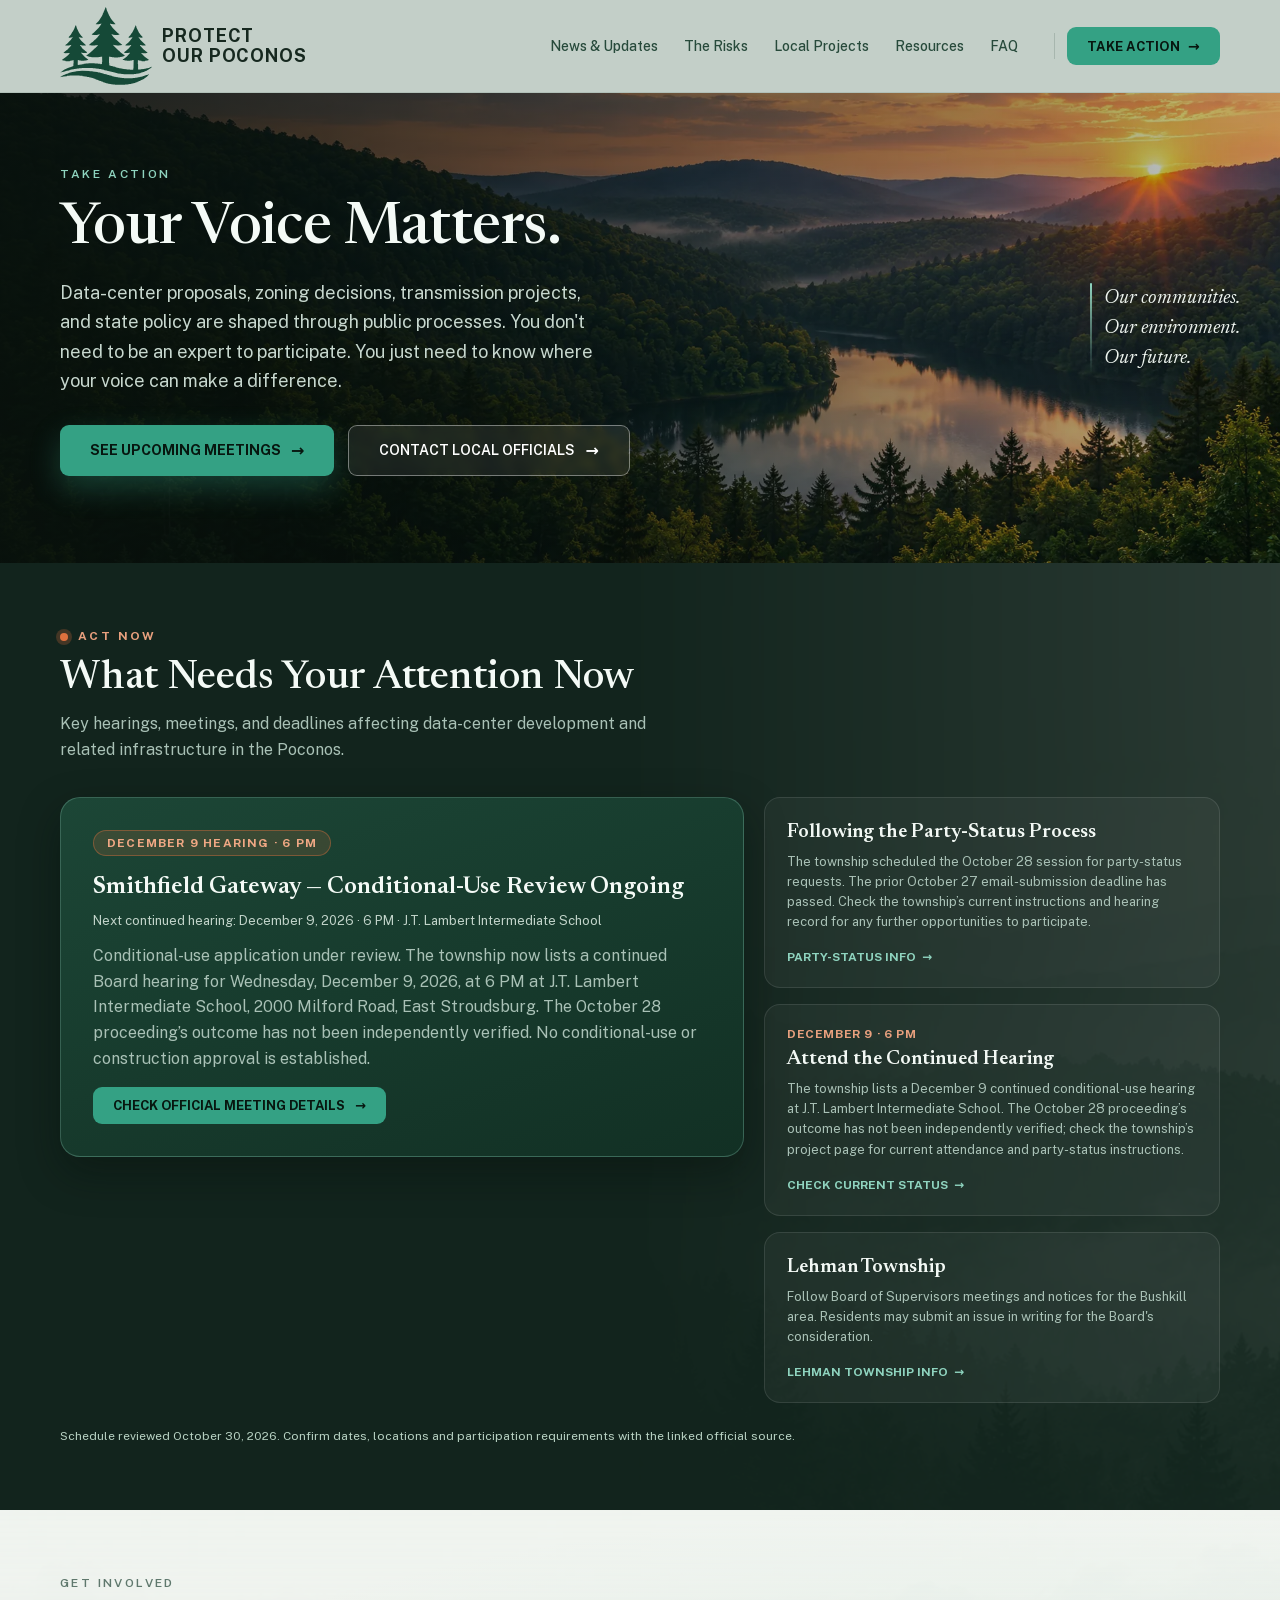
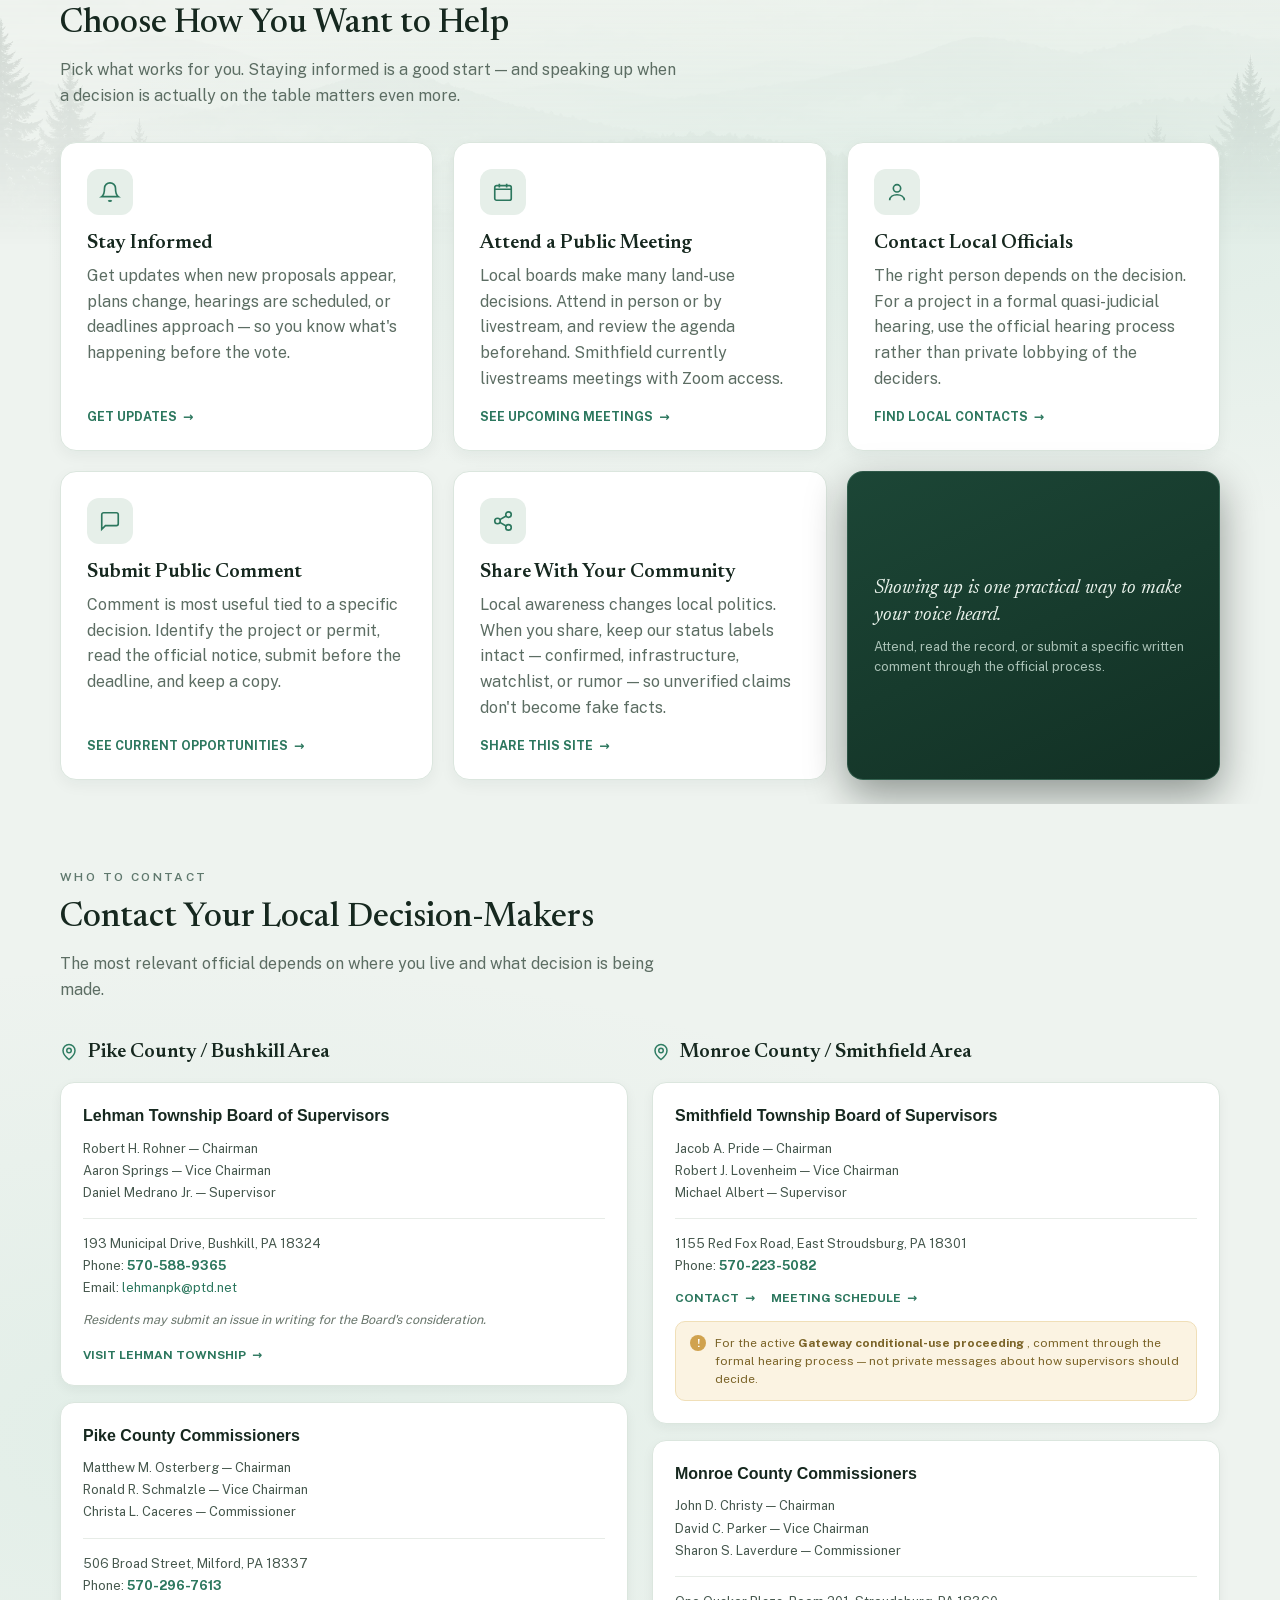
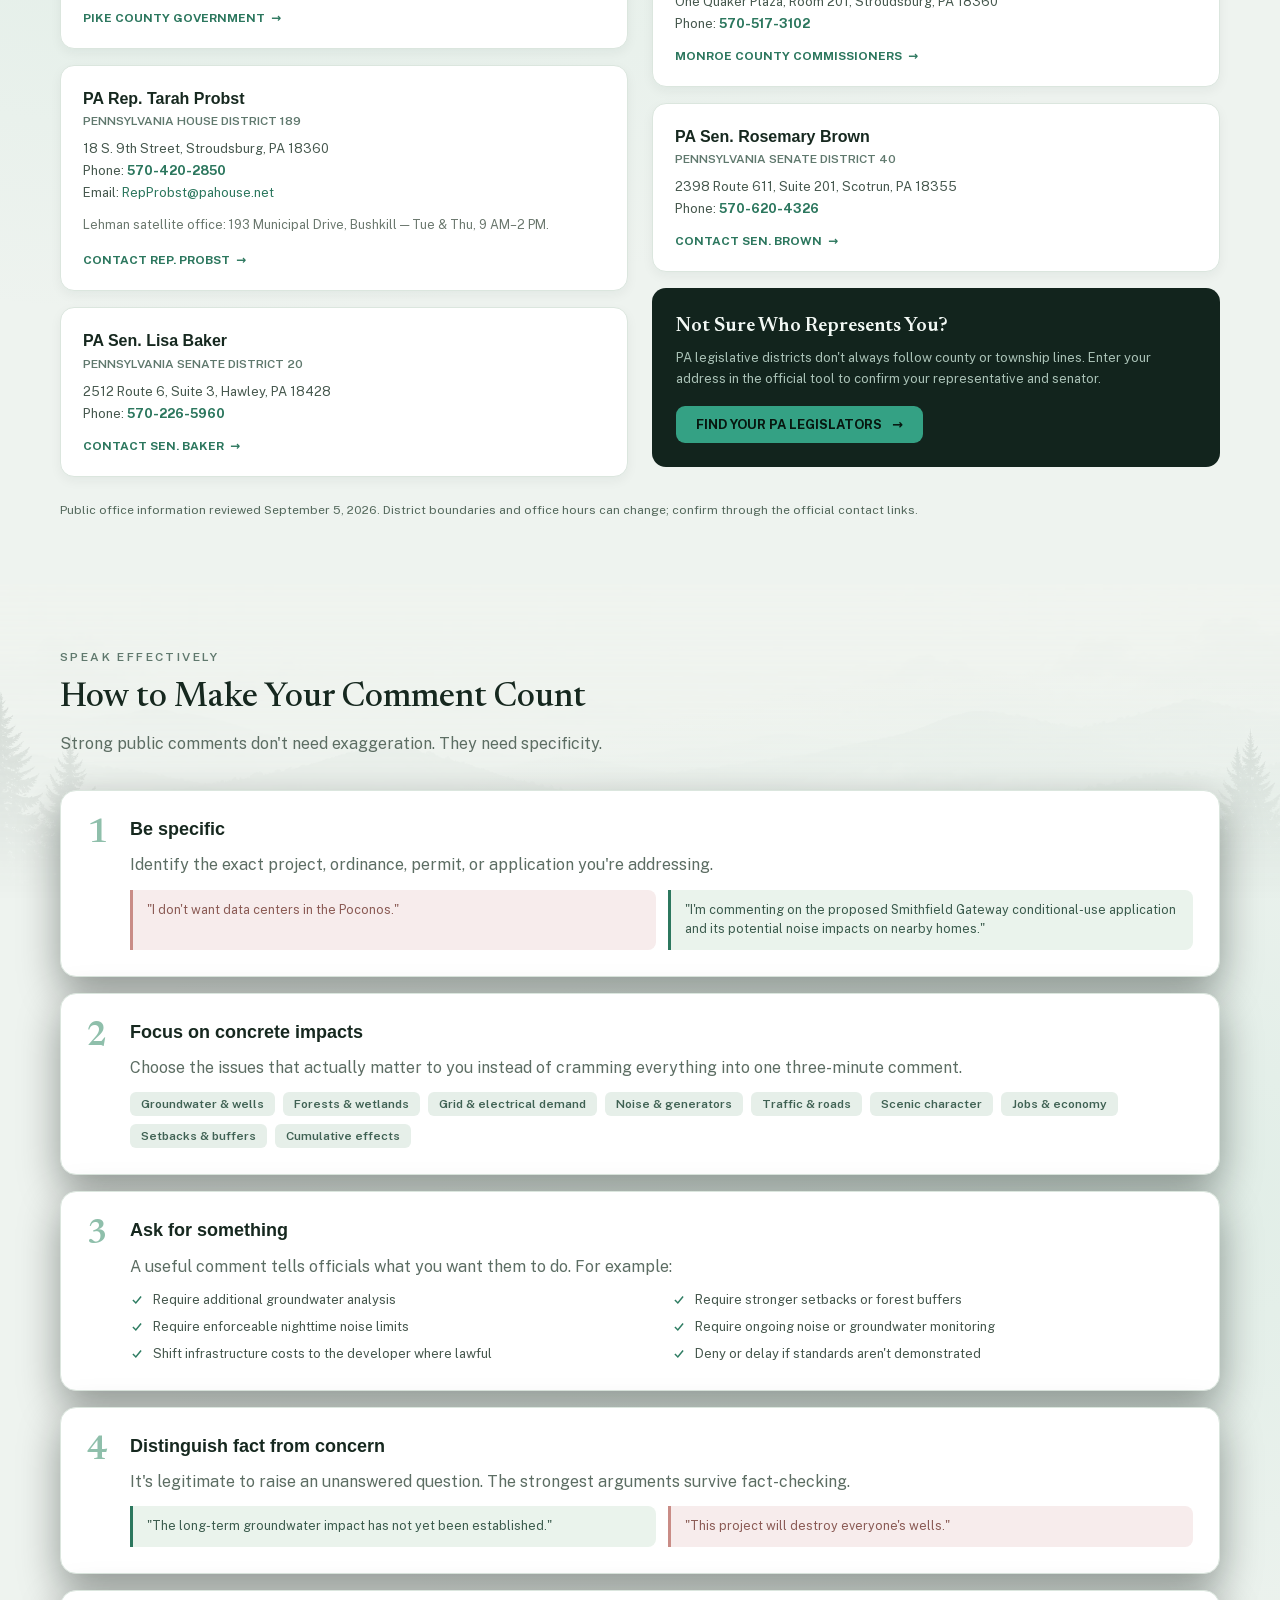
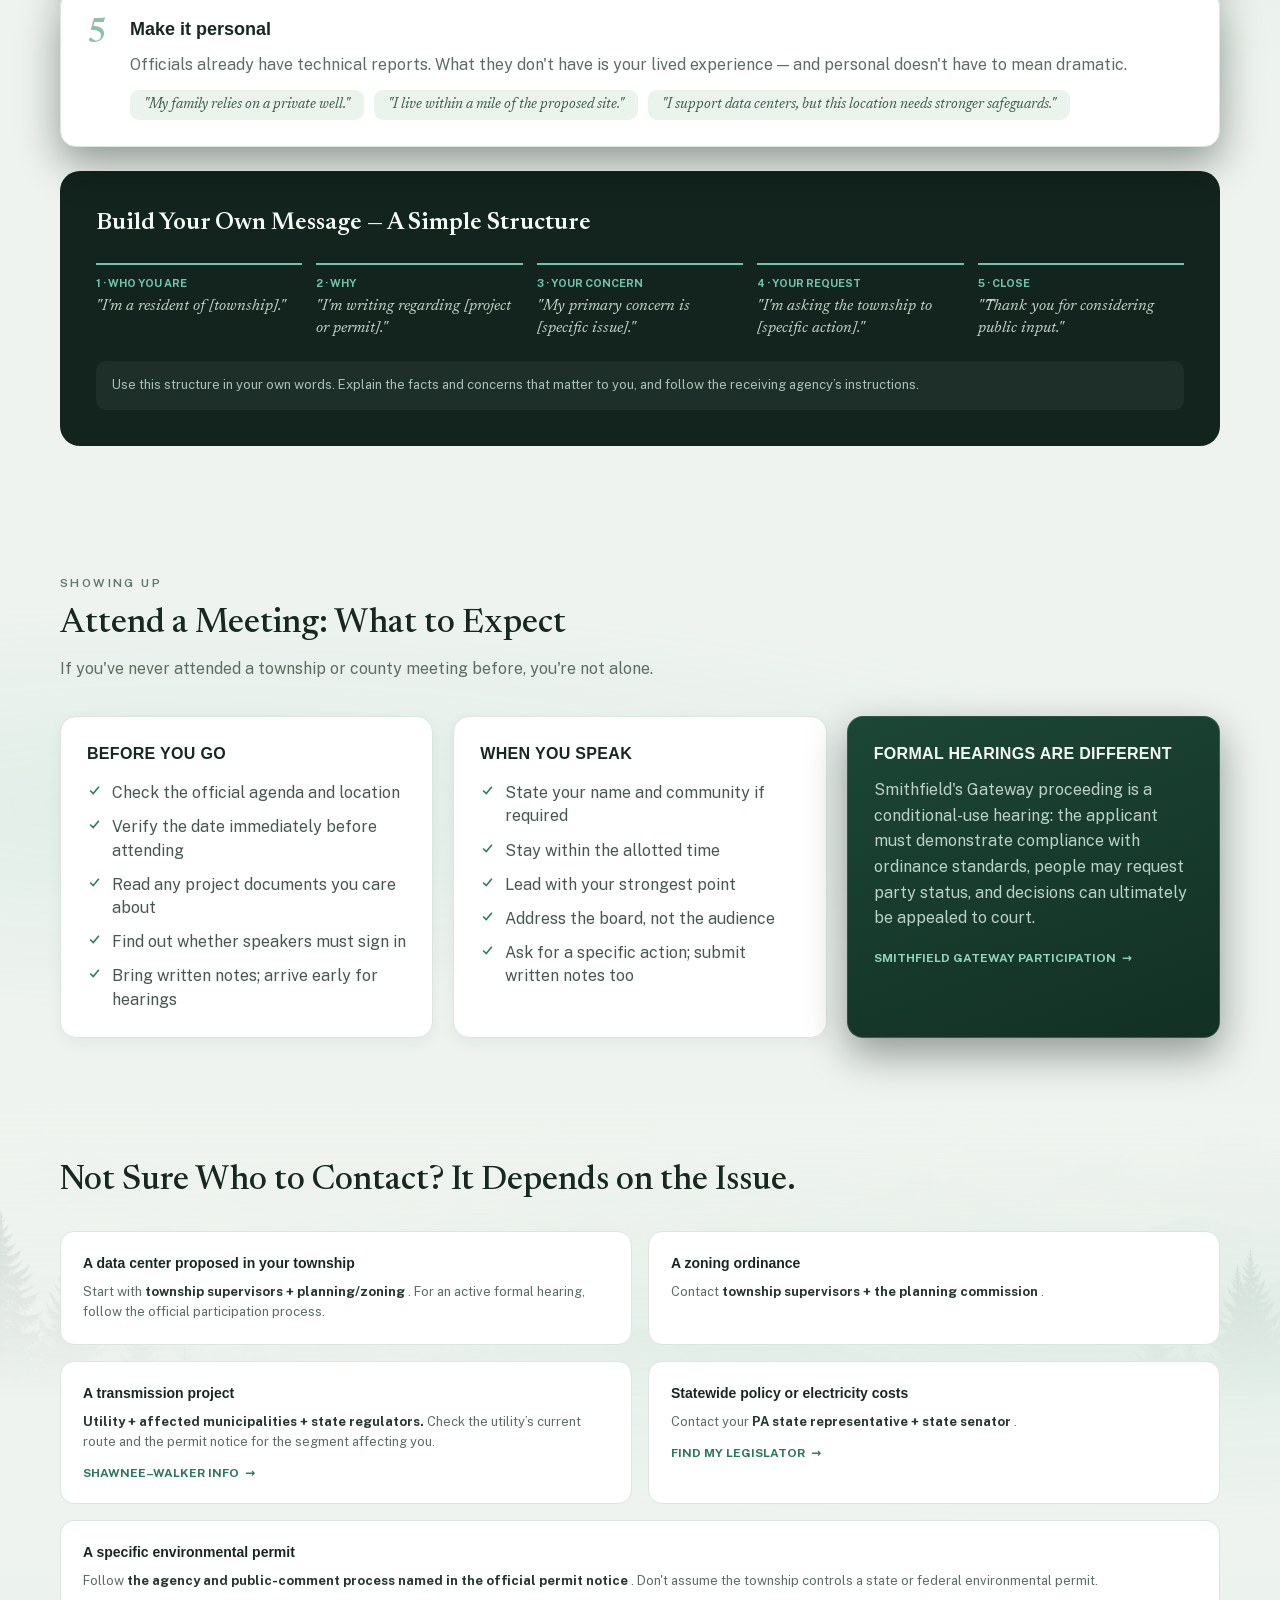
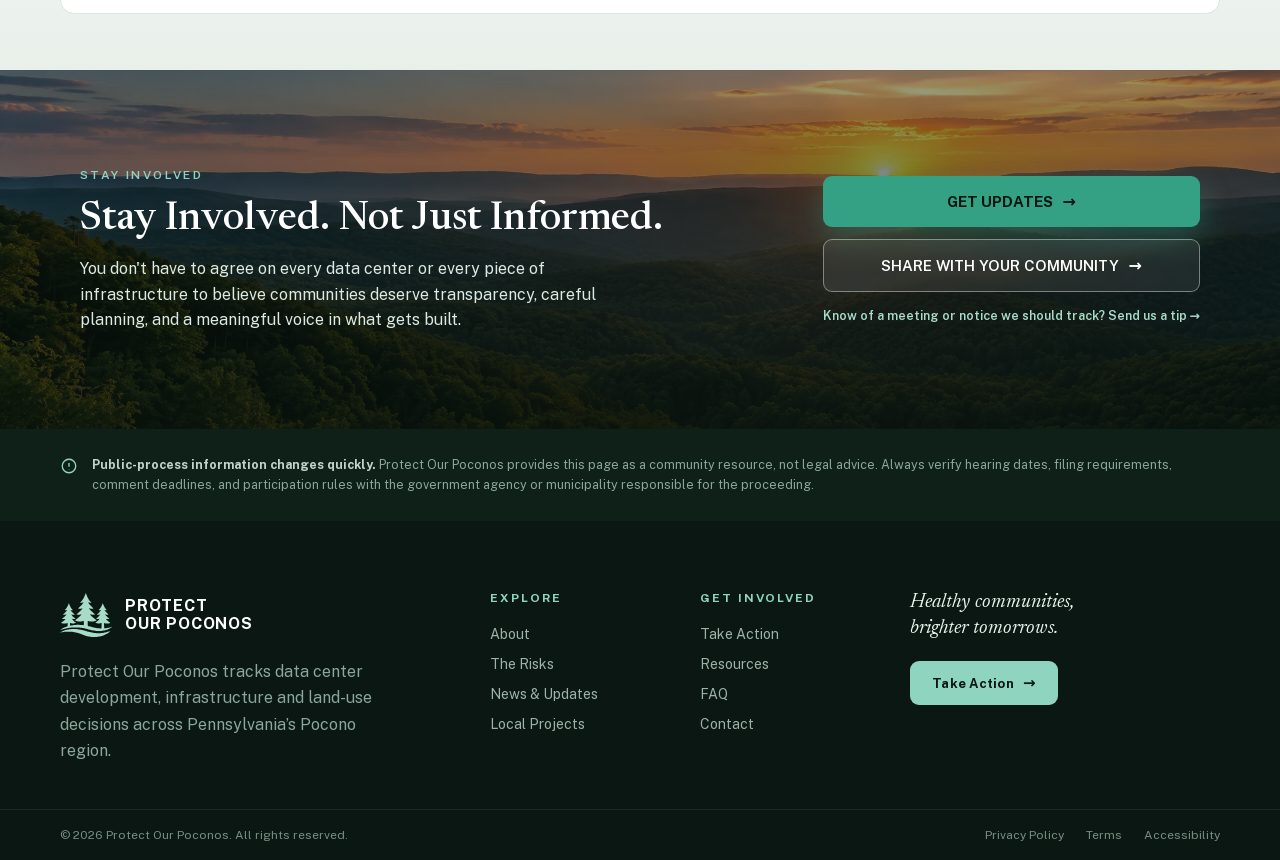
<file: take-action.html>
<!DOCTYPE html>
<html class="no-js" lang="en">
 <head>
  <meta charset="utf-8"/>
  <script>document.documentElement.classList.replace("no-js", "js");</script>
  <meta content="width=device-width, initial-scale=1" name="viewport"/>
  <title>Take Action on Poconos Data Center Development | PA</title>
  <meta content="Find public meetings, local officials and ways to participate in decisions about data center development and transmission projects in Pennsylvania’s Poconos." name="description"/>
  <meta content="#0f1f18" name="theme-color"/>
  <link href="assets/css/foundation-subset.css" rel="stylesheet"/>
  <link href="assets/css/design.css" rel="stylesheet"/>
  <link href="assets/css/site.css" rel="stylesheet"/>
  <link href="assets/logo.svg" rel="icon" type="image/svg+xml"/>
  <script defer="True" src="assets/js/site.js">
  </script>
 <script defer src="assets/js/action.js"></script>
  <script defer src="assets/js/analytics.js"></script>
 <link href="assets/css/action.css" rel="stylesheet"/>
 <link href="assets/css/layout.css" rel="stylesheet"/>
 <link href="assets/css/fonts.css" rel="stylesheet"/>
<link rel="preload" href="assets/fonts/newsreader-normal.woff2" as="font" type="font/woff2" crossorigin/>
<link rel="preload" href="assets/fonts/public-sans-normal.woff2" as="font" type="font/woff2" crossorigin/>
</head>
 <body class="action-page">
  <a class="skip-link" href="#main-content">
   Skip to content
  </a>
  <div class="site-shell">
   <header class="site-header" id="top">
    <div class="header-inner grid-container section-inner">
     <a class="site-logo" href="index.html#top">
      <img alt="Protect Our Poconos" class="site-logo-img" height="286" src="./assets/logo.svg" width="341"/>
      <span class="site-logo-text">
       PROTECT
       <br/>
       OUR POCONOS
      </span>
     </a>
     <button aria-controls="primary-navigation" aria-expanded="false" class="menu-toggle" type="button">
      Menu
     </button>
     <nav aria-label="Main navigation" class="primary-navigation" id="primary-navigation">
      <a class="nav-link" href="news.html">News &amp; Updates</a>
      <a class="nav-link" href="issues.html">
       The Risks
      </a>
      <a class="nav-link" href="projects.html">
       Local Projects
      </a>


      <a class="nav-link" href="resources.html">
       Resources
      </a>
     <a class="nav-link" href="faq.html">FAQ</a><a class="nav-link mobile-action" href="take-action.html">Take Action <span class="mobile-action-arrow" aria-hidden="true">→</span></a></nav>
     <div class="header-actions">
      <span class="header-divider">
      </span>
      <a class="nav-cta cta-teal" href="take-action.html">TAKE ACTION <span class="nav-cta-arrow">→</span></a>
     </div>
    </div>
   </header>
   <main id="main-content" tabindex="-1">
    <section class="action-hero-frame action-hero">
     <div class="action-hero-media action-hero-scene">
      <div class="action-wrap grid-container action-hero-inner">
       <div class="action-hero-copy">
        <p class="action-hero-eyebrow">
         TAKE ACTION
        </p>
        <h1 class="action-hero-heading">
         Your Voice Matters.
        </h1>
        <p class="action-hero-text">
         Data-center proposals, zoning decisions, transmission projects, and state policy are shaped through public processes. You don't need to be an expert to participate. You just need to know where your voice can make a difference.
        </p>
        <div class="action-hero-cta-row">
         <a class="cta-teal" href="#attention">
          SEE UPCOMING MEETINGS
          <span class="cta-arrow">
           →
          </span>
         </a>
         <a class="cta-ghost" href="take-action.html#contacts">
          CONTACT LOCAL OFFICIALS
          <span class="cta-arrow">
           →
          </span>
         </a>
        </div>
       </div>
      </div>
      <div class="action-hero-quote-wrap action-hero-aside">
       <span class="action-hero-quote-bar">
       </span>
       <div class="action-hero-quote">
        Our communities.
        <br/>
        Our environment.
        <br/>
        Our future.
       </div>
      </div>
     </div>
    </section>
    <section class="action-attention-frame action-attention" id="attention" tabindex="-1">
     <img alt="" aria-hidden="true" class="action-attention-bg-image" decoding="async" loading="lazy" src="assets/misty-mountains.webp" width="2172" height="724"/>
     <div class="action-wrap grid-container action-attention-inner">
      <div class="action-status-row">
       <span class="action-status-dot">
       </span>
       <p class="action-status-label">
        ACT NOW
       </p>
      </div>
      <h2 class="action-attention-heading">
       What Needs Your Attention Now
      </h2>
      <p class="action-attention-text">
       Key hearings, meetings, and deadlines affecting data-center development and related infrastructure in the Poconos.
      </p>
      <div class="action-grid action-attention-grid">
       <!-- PRIMARY: Smithfield Gateway conditional-use hearing -->
       <div class="action-panel action-primary-panel" id="smithfield-hearing">
        <div class="action-primary-badge-row">
         <span class="action-primary-badge">
          DECEMBER 9 HEARING · 6 PM
         </span>
        </div>
        <div class="action-primary-row">
         <div class="action-flex-copy action-primary-copy">
          <h3 class="action-primary-title">
           Smithfield Gateway — Conditional-Use Review Ongoing
          </h3>
          <div class="action-primary-meta">Next continued hearing: December 9, 2026 · 6 PM · J.T. Lambert Intermediate School</div>
          <p class="action-primary-text" data-project-text="smithfield.hearing-update">Conditional-use application under review. The township now lists a continued Board hearing for Wednesday, December 9, 2026, at 6 PM at J.T. Lambert Intermediate School, 2000 Milford Road, East Stroudsburg. The October 28 proceeding’s outcome has not been independently verified. No conditional-use or construction approval is established.</p>
          <a class="cta-teal cta-sm" href="https://smithfieldtownship.com/odp/gatewaydc/" rel="noopener noreferrer" target="_blank">
           CHECK OFFICIAL MEETING DETAILS
           <span>
            →
           </span>
           <span class="show-for-sr">
            (opens in a new tab)
           </span>
          </a>
         </div>
        </div>
       </div>
       <div class="action-stack">
        <!-- Party status -->
        <div class="action-subpanel">
         <h3 class="action-subpanel-title">
          Following the Party-Status Process
         </h3>
         <p class="action-subpanel-text">
          The township scheduled the October 28 session for party-status requests. The prior October 27 email-submission deadline has passed. Check the township’s current instructions and hearing record for any further opportunities to participate.
         </p>
         <a class="action-subpanel-link" href="https://smithfieldtownship.com/odp/gatewaydc/" rel="noopener noreferrer" target="_blank">
          PARTY-STATUS INFO
          <span>
           →
          </span>
          <span class="show-for-sr">
           (opens in a new tab)
          </span>
         </a>
        </div>
        <!-- Current notice guidance -->
        <div class="action-subpanel">
         <div class="action-subpanel-date">
          DECEMBER 9 · 6 PM
         </div>
         <h3 class="action-subpanel-title">
          Attend the Continued Hearing
         </h3>
         <p class="action-subpanel-text">
          The township lists a December 9 continued conditional-use hearing at J.T. Lambert Intermediate School. The October 28 proceeding’s outcome has not been independently verified; check the township’s project page for current attendance and party-status instructions.
         </p>
         <a class="action-subpanel-link" href="https://smithfieldtownship.com/odp/gatewaydc/" rel="noopener noreferrer" target="_blank">
          CHECK CURRENT STATUS
          <span>
           →
          </span>
          <span class="show-for-sr">
           (opens in a new tab)
          </span>
         </a>
        </div>
        <!-- Lehman Township -->
        <div class="action-subpanel">
         <h3 class="action-subpanel-title">
          Lehman Township
         </h3>
         <p class="action-subpanel-text">
          Follow Board of Supervisors meetings and notices for the Bushkill area. Residents may submit an issue in writing for the Board's consideration.
         </p>
         <a class="action-subpanel-link" href="https://www.lehmantownship.com/bos/" rel="noopener noreferrer" target="_blank">
          LEHMAN TOWNSHIP INFO
          <span>
           →
          </span>
          <span class="show-for-sr">
           (opens in a new tab)
          </span>
         </a>
        </div>
       </div>
      </div>
      <p class="action-review-note">
       Schedule reviewed October 30, 2026. Confirm dates, locations and participation requirements with the linked official source.
      </p>
     </div>
    </section>
    <section class="action-section-tint" id="help" tabindex="-1">
     <div class="action-wrap grid-container action-help-inner">
      <p class="action-eyebrow">
       GET INVOLVED
      </p>
      <h2 class="action-heading">
       Choose How You Want to Help
      </h2>
      <p class="action-help-intro">
       Pick what works for you. Staying informed is a good start — and speaking up when a decision is actually on the table matters even more.
      </p>
      <div class="action-grid action-grid-three action-cards-grid">
       <div class="action-panel action-help-card">
        <span class="action-help-icon">
         <svg aria-hidden="true" fill="none" focusable="false" height="22" stroke="currentColor" stroke-width="1.8" viewbox="0 0 24 24" width="22">
          <path d="M18 8a6 6 0 00-12 0c0 7-3 9-3 9h18s-3-2-3-9">
          </path>
          <path d="M13.7 21a2 2 0 01-3.4 0">
          </path>
         </svg>
        </span>
        <h3 class="action-help-title">
         Stay Informed
        </h3>
        <p class="action-help-text">
         Get updates when new proposals appear, plans change, hearings are scheduled, or deadlines approach — so you know what's happening before the vote.
        </p>
        <a class="action-help-link" data-notice="Email alerts are not open yet. Please check back for the signup link." data-notice-title="Email alerts" href="#site-notice" data-notice-title="Email alerts" data-notice="Email alerts are not open yet. Please check back for the signup link.">
         GET UPDATES
         <span>
          →
         </span>
        </a>
       </div>
       <div class="action-panel action-help-card">
        <span class="action-help-icon">
         <svg aria-hidden="true" fill="none" focusable="false" height="22" stroke="currentColor" stroke-width="1.8" viewbox="0 0 24 24" width="22">
          <rect height="16" rx="2" width="18" x="3" y="5">
          </rect>
          <path d="M3 9h18M8 3v4M16 3v4">
          </path>
         </svg>
        </span>
        <h3 class="action-help-title">
         Attend a Public Meeting
        </h3>
        <p class="action-help-text">
         Local boards make many land-use decisions. Attend in person or by livestream, and review the agenda beforehand. Smithfield currently livestreams meetings with Zoom access.
        </p>
        <a class="action-help-link" href="#attention">
         SEE UPCOMING MEETINGS
         <span>
          →
         </span>
        </a>
       </div>
       <div class="action-panel action-help-card">
        <span class="action-help-icon">
         <svg aria-hidden="true" fill="none" focusable="false" height="22" stroke="currentColor" stroke-width="1.8" viewbox="0 0 24 24" width="22">
          <circle cx="12" cy="8" r="4">
          </circle>
          <path d="M4 21c0-4 4-6 8-6s8 2 8 6">
          </path>
         </svg>
        </span>
        <h3 class="action-help-title">
         Contact Local Officials
        </h3>
        <p class="action-help-text">
         The right person depends on the decision. For a project in a formal quasi-judicial hearing, use the official hearing process rather than private lobbying of the deciders.
        </p>
        <a class="action-help-link" href="#contacts">
         FIND LOCAL CONTACTS
         <span>
          →
         </span>
        </a>
       </div>
       <div class="action-panel action-help-card">
        <span class="action-help-icon">
         <svg aria-hidden="true" fill="none" focusable="false" height="22" stroke="currentColor" stroke-width="1.8" viewbox="0 0 24 24" width="22">
          <path d="M21 15a2 2 0 01-2 2H7l-4 4V5a2 2 0 012-2h14a2 2 0 012 2z">
          </path>
         </svg>
        </span>
        <h3 class="action-help-title">
         Submit Public Comment
        </h3>
        <p class="action-help-text">
         Comment is most useful tied to a specific decision. Identify the project or permit, read the official notice, submit before the deadline, and keep a copy.
        </p>
        <a class="action-help-link" href="#attention">
         SEE CURRENT OPPORTUNITIES
         <span>
          →
         </span>
        </a>
       </div>
       <div class="action-panel action-help-card">
        <span class="action-help-icon">
         <svg aria-hidden="true" fill="none" focusable="false" height="22" stroke="currentColor" stroke-width="1.8" viewbox="0 0 24 24" width="22">
          <circle cx="18" cy="5" r="3">
          </circle>
          <circle cx="6" cy="12" r="3">
          </circle>
          <circle cx="18" cy="19" r="3">
          </circle>
          <path d="M8.6 13.5l6.8 4M15.4 6.5l-6.8 4">
          </path>
         </svg>
        </span>
        <h3 class="action-help-title">
         Share With Your Community
        </h3>
        <p class="action-help-text">
         Local awareness changes local politics. When you share, keep our status labels intact — confirmed, infrastructure, watchlist, or rumor — so unverified claims don't become fake facts.
        </p>
        <a class="action-help-link" data-notice="A public sharing link is not configured yet. For now, share the original township notices and reporting linked throughout the site." data-notice-title="Share with your community" href="#site-notice">
         SHARE THIS SITE
         <span>
          →
         </span>
        </a>
       </div>
       <div class="action-panel action-help-card-dark">
        <p class="action-help-card-dark-quote">
         Showing up is one practical way to make your voice heard.
        </p>
        <p class="action-help-card-dark-text">
         Attend, read the record, or submit a specific written comment through the official process.
        </p>
       </div>
      </div>
     </div>
    </section>
    <section class="action-section-tint-alt" id="contacts" tabindex="-1">
     <div class="action-wrap grid-container action-tint-inner">
      <p class="action-eyebrow">
       WHO TO CONTACT
      </p>
      <h2 class="action-heading">
       Contact Your Local Decision-Makers
      </h2>
      <p class="action-contacts-intro">
       The most relevant official depends on where you live and what decision is being made.
      </p>
      <div class="action-grid action-contacts-grid">
       <!-- ===== PIKE COUNTY / BUSHKILL ===== -->
       <div>
        <div class="action-county-header">
         <svg aria-hidden="true" fill="none" focusable="false" height="18" stroke="#2f7d63" stroke-width="2" viewbox="0 0 24 24" width="18">
          <path d="M20 10c0 6-8 12-8 12s-8-6-8-12a8 8 0 0116 0z">
          </path>
          <circle cx="12" cy="10" r="3">
          </circle>
         </svg>
         <h3 class="action-county-title">
          Pike County / Bushkill Area
         </h3>
        </div>
        <div class="action-stack">
         <div class="action-contact-card">
          <h4 class="action-contact-title">
           Lehman Township Board of Supervisors
          </h4>
          <div class="action-contact-detail">
           Robert H. Rohner — Chairman
           <br/>
           Aaron Springs — Vice Chairman
           <br/>
           Daniel Medrano Jr. — Supervisor
          </div>
          <div class="action-contact-divider">
          </div>
          <div class="action-contact-detail">
           193 Municipal Drive, Bushkill, PA 18324
           <br/>
           Phone:
           <strong class="action-contact-phone">
            <a href="tel:+15705889365">
             570-588-9365
            </a>
           </strong>
           <br/>
           Email:
           <a href="mailto:lehmanpk@ptd.net">
            lehmanpk@ptd.net
           </a>
          </div>
          <p class="action-contact-note-italic">
           Residents may submit an issue in writing for the Board's consideration.
          </p>
          <a class="action-contact-link" href="https://www.lehmantownship.com/bos/" rel="noopener noreferrer" target="_blank">
           VISIT LEHMAN TOWNSHIP
           <span>
            →
           </span>
           <span class="show-for-sr">
            (opens in a new tab)
           </span>
          </a>
         </div>
         <div class="action-contact-card">
          <h4 class="action-contact-title">
           Pike County Commissioners
          </h4>
          <div class="action-contact-detail">
           Matthew M. Osterberg — Chairman
           <br/>
           Ronald R. Schmalzle — Vice Chairman
           <br/>
           Christa L. Caceres — Commissioner
          </div>
          <div class="action-contact-divider">
          </div>
          <div class="action-contact-detail">
           506 Broad Street, Milford, PA 18337
           <br/>
           Phone:
           <strong class="action-contact-phone">
            <a href="tel:+15702967613">
             570-296-7613
            </a>
           </strong>
          </div>
          <a class="action-contact-link-spaced" href="https://www.pikepa.org/government/commissioners_office/index.php" rel="noopener noreferrer" target="_blank">
           PIKE COUNTY GOVERNMENT
           <span>
            →
           </span>
           <span class="show-for-sr">
            (opens in a new tab)
           </span>
          </a>
         </div>
         <div class="action-contact-card">
          <h4 class="action-contact-title-compact">
           PA Rep. Tarah Probst
          </h4>
          <div class="action-contact-district">
           PENNSYLVANIA HOUSE DISTRICT 189
          </div>
          <div class="action-contact-detail">
           18 S. 9th Street, Stroudsburg, PA 18360
           <br/>
           Phone:
           <strong class="action-contact-phone">
            <a href="tel:+15704202850">
             570-420-2850
            </a>
           </strong>
           <br/>
           Email:
           <a href="mailto:RepProbst@pahouse.net">
            RepProbst@pahouse.net
           </a>
          </div>
          <p class="action-contact-note">
           Lehman satellite office: 193 Municipal Drive, Bushkill — Tue &amp; Thu, 9 AM–2 PM.
          </p>
          <a class="action-contact-link" href="https://www.pahouse.com/Probst/Contact" rel="noopener noreferrer" target="_blank">
           CONTACT REP. PROBST
           <span>
            →
           </span>
           <span class="show-for-sr">
            (opens in a new tab)
           </span>
          </a>
         </div>
         <div class="action-contact-card">
          <h4 class="action-contact-title-compact">
           PA Sen. Lisa Baker
          </h4>
          <div class="action-contact-district">
           PENNSYLVANIA SENATE DISTRICT 20
          </div>
          <div class="action-contact-detail">
           2512 Route 6, Suite 3, Hawley, PA 18428
           <br/>
           Phone:
           <strong class="action-contact-phone">
            <a href="tel:+15702265960">
             570-226-5960
            </a>
           </strong>
          </div>
          <a class="action-contact-link-spaced" href="https://www.senatorbaker.com/office-information/" rel="noopener noreferrer" target="_blank">
           CONTACT SEN. BAKER
           <span>
            →
           </span>
           <span class="show-for-sr">
            (opens in a new tab)
           </span>
          </a>
         </div>
        </div>
       </div>
       <!-- ===== MONROE COUNTY / SMITHFIELD ===== -->
       <div>
        <div class="action-county-header">
         <svg aria-hidden="true" fill="none" focusable="false" height="18" stroke="#2f7d63" stroke-width="2" viewbox="0 0 24 24" width="18">
          <path d="M20 10c0 6-8 12-8 12s-8-6-8-12a8 8 0 0116 0z">
          </path>
          <circle cx="12" cy="10" r="3">
          </circle>
         </svg>
         <h3 class="action-county-title">
          Monroe County / Smithfield Area
         </h3>
        </div>
        <div class="action-stack">
         <div class="action-contact-card">
          <h4 class="action-contact-title">
           Smithfield Township Board of Supervisors
          </h4>
          <div class="action-contact-detail">
           Jacob A. Pride — Chairman
           <br/>
           Robert J. Lovenheim — Vice Chairman
           <br/>
           Michael Albert — Supervisor
          </div>
          <div class="action-contact-divider">
          </div>
          <div class="action-contact-detail">
           1155 Red Fox Road, East Stroudsburg, PA 18301
           <br/>
           Phone:
           <strong class="action-contact-phone">
            <a href="tel:+15702235082">
             570-223-5082
            </a>
           </strong>
          </div>
          <div class="action-contact-link-row">
           <a class="action-contact-link" href="https://smithfieldtownship.com/contact-us/" rel="noopener noreferrer" target="_blank">
            CONTACT
            <span>
             →
            </span>
            <span class="show-for-sr">
             (opens in a new tab)
            </span>
           </a>
           <a class="action-contact-link" href="https://smithfieldtownship.com/boards-and-commissions/board-of-supervisors-2026/" rel="noopener noreferrer" target="_blank">
            MEETING SCHEDULE
            <span>
             →
            </span>
            <span class="show-for-sr">
             (opens in a new tab)
            </span>
           </a>
          </div>
          <div class="action-notice-box">
           <span class="action-notice-icon">
            !
           </span>
           <span class="action-notice-text">
            For the active
            <strong>
             Gateway conditional-use proceeding
            </strong>
            , comment through the formal hearing process — not private messages about how supervisors should decide.
           </span>
          </div>
         </div>
         <div class="action-contact-card">
          <h4 class="action-contact-title">
           Monroe County Commissioners
          </h4>
          <div class="action-contact-detail">
           John D. Christy — Chairman
           <br/>
           David C. Parker — Vice Chairman
           <br/>
           Sharon S. Laverdure — Commissioner
          </div>
          <div class="action-contact-divider">
          </div>
          <div class="action-contact-detail">
           One Quaker Plaza, Room 201, Stroudsburg, PA 18360
           <br/>
           Phone:
           <strong class="action-contact-phone">
            <a href="tel:+15705173102">
             570-517-3102
            </a>
           </strong>
          </div>
          <a class="action-contact-link-spaced" href="https://www.monroecountypa.gov/departments/commissioners" rel="noopener noreferrer" target="_blank">
           MONROE COUNTY COMMISSIONERS
           <span>
            →
           </span>
           <span class="show-for-sr">
            (opens in a new tab)
           </span>
          </a>
         </div>
         <div class="action-contact-card">
          <h4 class="action-contact-title-compact">
           PA Sen. Rosemary Brown
          </h4>
          <div class="action-contact-district">
           PENNSYLVANIA SENATE DISTRICT 40
          </div>
          <div class="action-contact-detail">
           2398 Route 611, Suite 201, Scotrun, PA 18355
           <br/>
           Phone:
           <strong class="action-contact-phone">
            <a href="tel:+15706204326">
             570-620-4326
            </a>
           </strong>
          </div>
          <a class="action-contact-link-spaced" href="https://www.palegis.us/senate/members/bio/1200/senator-rosemary-m-brown" rel="noopener noreferrer" target="_blank">
           CONTACT SEN. BROWN
           <span>
            →
           </span>
           <span class="show-for-sr">
            (opens in a new tab)
           </span>
          </a>
         </div>
         <div class="action-callout">
          <h4 class="action-callout-title">
           Not Sure Who Represents You?
          </h4>
          <p class="action-callout-text">
           PA legislative districts don't always follow county or township lines. Enter your address in the official tool to confirm your representative and senator.
          </p>
          <a class="cta-teal cta-sm" href="https://www.palegis.us/find-my-legislator" rel="noopener noreferrer" target="_blank">
           FIND YOUR PA LEGISLATORS
           <span>
            →
           </span>
           <span class="show-for-sr">
            (opens in a new tab)
           </span>
          </a>
         </div>
        </div>
       </div>
      </div>
      <p class="action-review-note">
       Public office information reviewed September 5, 2026. District boundaries and office hours can change; confirm through the official contact links.
      </p>
     </div>
    </section>
    <section class="action-section-tint" id="comment" tabindex="-1">
     <div class="action-wrap grid-container action-comment-inner">
      <p class="action-eyebrow">
       SPEAK EFFECTIVELY
      </p>
      <h2 class="action-heading">
       How to Make Your Comment Count
      </h2>
      <p class="action-section-intro">
       Strong public comments don't need exaggeration. They need specificity.
      </p>
      <div class="action-stack">
       <div class="action-grid action-step action-panel action-step-card">
        <span class="action-step-number">
         1
        </span>
        <div>
         <h3 class="action-step-title">
          Be specific
         </h3>
         <p class="action-step-text">
          Identify the exact project, ordinance, permit, or application you're addressing.
         </p>
         <div class="action-grid action-example-grid">
          <div class="action-example-bad">
           "I don't want data centers in the Poconos."
          </div>
          <div class="action-example-good">
           "I'm commenting on the proposed Smithfield Gateway conditional-use application and its potential noise impacts on nearby homes."
          </div>
         </div>
        </div>
       </div>
       <div class="action-grid action-step action-panel action-step-card">
        <span class="action-step-number">
         2
        </span>
        <div>
         <h3 class="action-step-title">
          Focus on concrete impacts
         </h3>
         <p class="action-step-text">
          Choose the issues that actually matter to you instead of cramming everything into one three-minute comment.
         </p>
         <div class="action-topic-tag-row">
          <span class="action-topic-tag">
           Groundwater &amp; wells
          </span>
          <span class="action-topic-tag">
           Forests &amp; wetlands
          </span>
          <span class="action-topic-tag">
           Grid &amp; electrical demand
          </span>
          <span class="action-topic-tag">
           Noise &amp; generators
          </span>
          <span class="action-topic-tag">
           Traffic &amp; roads
          </span>
          <span class="action-topic-tag">
           Scenic character
          </span>
          <span class="action-topic-tag">
           Jobs &amp; economy
          </span>
          <span class="action-topic-tag">
           Setbacks &amp; buffers
          </span>
          <span class="action-topic-tag">
           Cumulative effects
          </span>
         </div>
        </div>
       </div>
       <div class="action-grid action-step action-panel action-step-card">
        <span class="action-step-number">
         3
        </span>
        <div>
         <h3 class="action-step-title">
          Ask for something
         </h3>
         <p class="action-step-text">
          A useful comment tells officials what you want them to do. For example:
         </p>
         <ul class="action-grid action-checklist-grid">
          <li class="action-check-item">
           <svg aria-hidden="true" class="action-check-icon" fill="none" focusable="false" height="14" stroke="#2f7d63" stroke-width="2.6" viewbox="0 0 24 24" width="14">
            <path d="M5 12l5 5 9-11">
            </path>
           </svg>
           Require additional groundwater analysis
          </li>
          <li class="action-check-item">
           <svg aria-hidden="true" class="action-check-icon" fill="none" focusable="false" height="14" stroke="#2f7d63" stroke-width="2.6" viewbox="0 0 24 24" width="14">
            <path d="M5 12l5 5 9-11">
            </path>
           </svg>
           Require stronger setbacks or forest buffers
          </li>
          <li class="action-check-item">
           <svg aria-hidden="true" class="action-check-icon" fill="none" focusable="false" height="14" stroke="#2f7d63" stroke-width="2.6" viewbox="0 0 24 24" width="14">
            <path d="M5 12l5 5 9-11">
            </path>
           </svg>
           Require enforceable nighttime noise limits
          </li>
          <li class="action-check-item">
           <svg aria-hidden="true" class="action-check-icon" fill="none" focusable="false" height="14" stroke="#2f7d63" stroke-width="2.6" viewbox="0 0 24 24" width="14">
            <path d="M5 12l5 5 9-11">
            </path>
           </svg>
           Require ongoing noise or groundwater monitoring
          </li>
          <li class="action-check-item">
           <svg aria-hidden="true" class="action-check-icon" fill="none" focusable="false" height="14" stroke="#2f7d63" stroke-width="2.6" viewbox="0 0 24 24" width="14">
            <path d="M5 12l5 5 9-11">
            </path>
           </svg>
           Shift infrastructure costs to the developer where lawful
          </li>
          <li class="action-check-item">
           <svg aria-hidden="true" class="action-check-icon" fill="none" focusable="false" height="14" stroke="#2f7d63" stroke-width="2.6" viewbox="0 0 24 24" width="14">
            <path d="M5 12l5 5 9-11">
            </path>
           </svg>
           Deny or delay if standards aren't demonstrated
          </li>
         </ul>
        </div>
       </div>
       <div class="action-grid action-step action-panel action-step-card">
        <span class="action-step-number">
         4
        </span>
        <div>
         <h3 class="action-step-title">
          Distinguish fact from concern
         </h3>
         <p class="action-step-text">
          It's legitimate to raise an unanswered question. The strongest arguments survive fact-checking.
         </p>
         <div class="action-grid action-example-grid">
          <div class="action-example-good">
           "The long-term groundwater impact has not yet been established."
          </div>
          <div class="action-example-bad">
           "This project will destroy everyone's wells."
          </div>
         </div>
        </div>
       </div>
       <div class="action-grid action-step action-panel action-step-card">
        <span class="action-step-number">
         5
        </span>
        <div>
         <h3 class="action-step-title">
          Make it personal
         </h3>
         <p class="action-step-text">
          Officials already have technical reports. What they don't have is your lived experience — and personal doesn't have to mean dramatic.
         </p>
         <div class="action-example-quote-row">
          <span class="action-example-quote">
           "My family relies on a private well."
          </span>
          <span class="action-example-quote">
           "I live within a mile of the proposed site."
          </span>
          <span class="action-example-quote">
           "I support data centers, but this location needs stronger safeguards."
          </span>
         </div>
        </div>
       </div>
      </div>
      <!-- Build your own message -->
      <div class="action-builder">
       <h3 class="action-builder-title">
        Build Your Own Message — A Simple Structure
       </h3>
       <div class="action-grid action-builder-grid">
        <div class="action-builder-step">
         <div class="action-builder-step-label">
          1 · WHO YOU ARE
         </div>
         <div class="action-builder-step-example">
          "I'm a resident of [township]."
         </div>
        </div>
        <div class="action-builder-step">
         <div class="action-builder-step-label">
          2 · WHY
         </div>
         <div class="action-builder-step-example">
          "I'm writing regarding [project or permit]."
         </div>
        </div>
        <div class="action-builder-step">
         <div class="action-builder-step-label">
          3 · YOUR CONCERN
         </div>
         <div class="action-builder-step-example">
          "My primary concern is [specific issue]."
         </div>
        </div>
        <div class="action-builder-step">
         <div class="action-builder-step-label">
          4 · YOUR REQUEST
         </div>
         <div class="action-builder-step-example">
          "I'm asking the township to [specific action]."
         </div>
        </div>
        <div class="action-builder-step">
         <div class="action-builder-step-label">
          5 · CLOSE
         </div>
         <div class="action-builder-step-example">
          "Thank you for considering public input."
         </div>
        </div>
       </div>
       <p class="action-builder-note">
        Use this structure in your own words. Explain the facts and concerns that matter to you, and follow the receiving agency’s instructions.
       </p>
      </div>
     </div>
    </section>
    <section class="action-section-tint-alt" id="attend" tabindex="-1">
     <div class="action-wrap grid-container action-tint-inner">
      <p class="action-eyebrow">
       SHOWING UP
      </p>
      <h2 class="action-heading">
       Attend a Meeting: What to Expect
      </h2>
      <p class="action-section-intro">
       If you've never attended a township or county meeting before, you're not alone.
      </p>
      <div class="action-grid action-grid-three action-cards-grid">
       <div class="action-panel action-tips-panel">
        <h3 class="action-tips-title">
         BEFORE YOU GO
        </h3>
        <ul class="action-tips-list">
         <li class="action-tips-item">
          <svg aria-hidden="true" class="action-check-icon" fill="none" focusable="false" height="15" stroke="#2f7d63" stroke-width="2.6" viewbox="0 0 24 24" width="15">
           <path d="M5 12l5 5 9-11">
           </path>
          </svg>
          Check the official agenda and location
         </li>
         <li class="action-tips-item">
          <svg aria-hidden="true" class="action-check-icon" fill="none" focusable="false" height="15" stroke="#2f7d63" stroke-width="2.6" viewbox="0 0 24 24" width="15">
           <path d="M5 12l5 5 9-11">
           </path>
          </svg>
          Verify the date immediately before attending
         </li>
         <li class="action-tips-item">
          <svg aria-hidden="true" class="action-check-icon" fill="none" focusable="false" height="15" stroke="#2f7d63" stroke-width="2.6" viewbox="0 0 24 24" width="15">
           <path d="M5 12l5 5 9-11">
           </path>
          </svg>
          Read any project documents you care about
         </li>
         <li class="action-tips-item">
          <svg aria-hidden="true" class="action-check-icon" fill="none" focusable="false" height="15" stroke="#2f7d63" stroke-width="2.6" viewbox="0 0 24 24" width="15">
           <path d="M5 12l5 5 9-11">
           </path>
          </svg>
          Find out whether speakers must sign in
         </li>
         <li class="action-tips-item">
          <svg aria-hidden="true" class="action-check-icon" fill="none" focusable="false" height="15" stroke="#2f7d63" stroke-width="2.6" viewbox="0 0 24 24" width="15">
           <path d="M5 12l5 5 9-11">
           </path>
          </svg>
          Bring written notes; arrive early for hearings
         </li>
        </ul>
       </div>
       <div class="action-panel action-tips-panel">
        <h3 class="action-tips-title">
         WHEN YOU SPEAK
        </h3>
        <ul class="action-tips-list">
         <li class="action-tips-item">
          <svg aria-hidden="true" class="action-check-icon" fill="none" focusable="false" height="15" stroke="#2f7d63" stroke-width="2.6" viewbox="0 0 24 24" width="15">
           <path d="M5 12l5 5 9-11">
           </path>
          </svg>
          State your name and community if required
         </li>
         <li class="action-tips-item">
          <svg aria-hidden="true" class="action-check-icon" fill="none" focusable="false" height="15" stroke="#2f7d63" stroke-width="2.6" viewbox="0 0 24 24" width="15">
           <path d="M5 12l5 5 9-11">
           </path>
          </svg>
          Stay within the allotted time
         </li>
         <li class="action-tips-item">
          <svg aria-hidden="true" class="action-check-icon" fill="none" focusable="false" height="15" stroke="#2f7d63" stroke-width="2.6" viewbox="0 0 24 24" width="15">
           <path d="M5 12l5 5 9-11">
           </path>
          </svg>
          Lead with your strongest point
         </li>
         <li class="action-tips-item">
          <svg aria-hidden="true" class="action-check-icon" fill="none" focusable="false" height="15" stroke="#2f7d63" stroke-width="2.6" viewbox="0 0 24 24" width="15">
           <path d="M5 12l5 5 9-11">
           </path>
          </svg>
          Address the board, not the audience
         </li>
         <li class="action-tips-item">
          <svg aria-hidden="true" class="action-check-icon" fill="none" focusable="false" height="15" stroke="#2f7d63" stroke-width="2.6" viewbox="0 0 24 24" width="15">
           <path d="M5 12l5 5 9-11">
           </path>
          </svg>
          Ask for a specific action; submit written notes too
         </li>
        </ul>
       </div>
       <div class="action-panel action-tips-panel-dark">
        <h3 class="action-tips-panel-dark-title">
         FORMAL HEARINGS ARE DIFFERENT
        </h3>
        <p class="action-tips-panel-dark-text">
         Smithfield's Gateway proceeding is a conditional-use hearing: the applicant must demonstrate compliance with ordinance standards, people may request party status, and decisions can ultimately be appealed to court.
        </p>
        <a class="action-subpanel-link" href="https://smithfieldtownship.com/odp/gatewaydc/#:~:text=Public%20Participation" rel="noopener noreferrer" target="_blank">
         SMITHFIELD GATEWAY PARTICIPATION
         <span>
          →
         </span>
         <span class="show-for-sr">
          (opens in a new tab)
         </span>
        </a>
       </div>
      </div>
     </div>
    </section>
    <section class="action-mini-faq-section">
     <div class="action-wrap grid-container action-mini-faq-inner">
      <h2 class="action-mini-faq-heading">
       Not Sure Who to Contact? It Depends on the Issue.
      </h2>
      <div class="action-grid action-mini-faq-grid">
       <div class="action-mini-faq-card">
        <h3 class="action-mini-faq-question">
         A data center proposed in your township
        </h3>
        <p class="action-mini-faq-answer">
         Start with
         <strong class="action-contact-phone">
          township supervisors + planning/zoning
         </strong>
         . For an active formal hearing, follow the official participation process.
        </p>
       </div>
       <div class="action-mini-faq-card">
        <h3 class="action-mini-faq-question">
         A zoning ordinance
        </h3>
        <p class="action-mini-faq-answer">
         Contact
         <strong class="action-contact-phone">
          township supervisors + the planning commission
         </strong>
         .
        </p>
       </div>
       <div class="action-mini-faq-card">
        <h3 class="action-mini-faq-question">
         A transmission project
        </h3>
        <p class="action-mini-faq-answer-linked">
         <strong class="action-contact-phone">
          Utility + affected municipalities + state regulators.
         </strong>
         Check the utility’s current route and the permit notice for the segment affecting you.
        </p>
        <a class="action-contact-link" href="https://www.firstenergycorp.com/about/transmission_projects/pennsylvania/shawnee-walker.html" rel="noopener noreferrer" target="_blank">
         SHAWNEE–WALKER INFO
         <span>
          →
         </span>
         <span class="show-for-sr">
          (opens in a new tab)
         </span>
        </a>
       </div>
       <div class="action-mini-faq-card">
        <h3 class="action-mini-faq-question">
         Statewide policy or electricity costs
        </h3>
        <p class="action-mini-faq-answer-linked">
         Contact your
         <strong class="action-contact-phone">
          PA state representative + state senator
         </strong>
         .
        </p>
        <a class="action-contact-link" href="https://www.palegis.us/find-my-legislator" rel="noopener noreferrer" target="_blank">
         FIND MY LEGISLATOR
         <span>
          →
         </span>
         <span class="show-for-sr">
          (opens in a new tab)
         </span>
        </a>
       </div>
       <div class="action-mini-faq-card-wide">
        <h3 class="action-mini-faq-question">
         A specific environmental permit
        </h3>
        <p class="action-mini-faq-answer">
         Follow
         <strong class="action-contact-phone">
          the agency and public-comment process named in the official permit notice
         </strong>
         . Don't assume the township controls a state or federal environmental permit.
        </p>
       </div>
      </div>
     </div>
    </section>
    <section class="action-closing-frame">
     <div class="action-wrap grid-container action-closing-row">
      <div class="action-closing-copy">
       <p class="action-closing-eyebrow">
        STAY INVOLVED
       </p>
       <h2 class="action-closing-heading">
        Stay Involved. Not Just Informed.
       </h2>
       <p class="action-closing-text">
        You don't have to agree on every data center or every piece of infrastructure to believe communities deserve transparency, careful planning, and a meaningful voice in what gets built.
       </p>
      </div>
      <div class="action-closing-cta-group">
       <a class="cta-teal cta-lg" data-notice="Email alerts are not open yet. Please check back for the signup link." data-notice-title="Email alerts" href="#site-notice" data-notice-title="Email alerts" data-notice="Email alerts are not open yet. Please check back for the signup link.">
        GET UPDATES
        <span class="cta-arrow">
         →
        </span>
       </a>
       <a class="cta-ghost cta-lg" data-notice="A public sharing link is not configured yet. For now, share the original township notices and reporting linked throughout the site." data-notice-title="Share with your community" href="#site-notice">
        SHARE WITH YOUR COMMUNITY
        <span class="cta-arrow">
         →
        </span>
       </a>
       <a class="action-tip-link" data-notice="We’re still setting up a way to receive tips. No submission form or public inbox is available yet." data-notice-title="Tip submissions aren’t open yet" href="#site-notice">
        Know of a meeting or notice we should track? Send us a tip →
       </a>
      </div>
     </div>
    </section>
    <section class="action-disclaimer-bar">
     <div class="action-wrap grid-container action-disclaimer-inner">
      <svg aria-hidden="true" class="action-check-icon" fill="none" focusable="false" height="18" stroke="#8fd4bf" stroke-width="1.8" viewbox="0 0 24 24" width="18">
       <circle cx="12" cy="12" r="9">
       </circle>
       <path d="M12 8v5M12 16.5v.5">
       </path>
      </svg>
      <p class="action-disclaimer-text">
       <strong class="action-emphasis">
        Public-process information changes quickly.
       </strong>
       Protect Our Poconos provides this page as a community resource, not legal advice. Always verify hearing dates, filing requirements, comment deadlines, and participation rules with the government agency or municipality responsible for the proceeding.
      </p>
     </div>
    </section>
   </main>
   <footer class="site-footer" id="resources">
    <div class="grid-container section-inner footer-inner">
     <div class="footer-brand">
      <div class="footer-brand-head">
       <img alt="Protect Our Poconos" class="footer-logo" decoding="async" height="286" loading="lazy" src="./assets/logo-light.svg" width="341"/>
       <span class="footer-brand-name">
        PROTECT
        <br/>
        OUR POCONOS
       </span>
      </div>
      <p class="footer-brand-text">
       Protect Our Poconos tracks data center development, infrastructure and land-use decisions across Pennsylvania’s Pocono region.
      </p>
      <!-- Social icons removed for now; SVG assets kept here for when channels are added:
          Facebook: <svg width="16" height="16" viewBox="0 0 24 24" fill="#9fb8ad"><path d="M13 22v-8h3l.5-3H13V9c0-1 .3-1.5 1.7-1.5H17V4.9c-.3 0-1.4-.1-2.6-.1-2.6 0-4.4 1.6-4.4 4.5V11H7v3h3v8z"></path></svg>
          Instagram: <svg width="16" height="16" viewBox="0 0 24 24" fill="none" stroke="#9fb8ad" stroke-width="1.8"><rect x="3" y="3" width="18" height="18" rx="5"></rect><circle cx="12" cy="12" r="4"></circle><circle cx="17.5" cy="6.5" r="1" fill="#9fb8ad" stroke="none"></circle></svg>
          YouTube: <svg width="17" height="17" viewBox="0 0 24 24" fill="#9fb8ad"><path d="M22 8.2a3 3 0 00-2.1-2.1C18 5.5 12 5.5 12 5.5s-6 0-7.9.6A3 3 0 002 8.2 31 31 0 002 12a31 31 0 00.1 3.8 3 3 0 002.1 2.1c1.9.6 7.9.6 7.9.6s6 0 7.9-.6a3 3 0 002.1-2.1A31 31 0 0022 12a31 31 0 00-.1-3.8zM10 15V9l5 3z"></path></svg>
          X: <svg width="14" height="14" viewBox="0 0 24 24" fill="#9fb8ad"><path d="M18 2h3l-7 8 8.5 12H16l-5-6.6L5 22H2l7.5-8.6L1.5 2H8l4.5 6zM16.8 20h1.7L7.3 3.8H5.5z"></path></svg>
        -->
     </div>
     <nav aria-label="Footer navigation" class="footer-nav">
      <p class="footer-nav-title">
       EXPLORE
      </p>
      <a class="footer-link" href="about.html">
       About
      </a>
      <a class="footer-link" href="issues.html">
       The Risks
      </a>
      <a class="footer-link" href="news.html">
       News &amp; Updates
      </a>
      <a class="footer-link" href="projects.html">
       Local Projects
      </a>
     </nav>
     <nav class="footer-nav">
      <p class="footer-nav-title">
       GET INVOLVED
      </p>
      <a class="footer-link" href="take-action.html">
       Take Action
      </a>
      <a class="footer-link" href="resources.html">
       Resources
      </a>
      <a class="footer-link" href="faq.html">FAQ</a>
      <a class="footer-link" data-notice="Contact information will be added here when available." data-notice-title="Contact" href="#site-notice">
       Contact
      </a>
     </nav>
     <div class="footer-cta-col">
      <p class="footer-cta-text">
       Healthy communities,
       <br/>
       brighter tomorrows.
      </p>
      <a class="footer-cta" href="take-action.html">
       Take Action
       <span class="text-cta-arrow">
        →
       </span>
      </a>
     </div>
    </div>
    <div class="footer-bottom">
     <div class="grid-container section-inner footer-bottom-inner">
      <span class="footer-copyright">
       © 2026 Protect Our Poconos. All rights reserved.
      </span>
      <div class="footer-legal-links">
       <a class="footer-legal-link" data-notice="The public site uses Google Analytics 4 to understand visits and page usage. Google Analytics uses cookies and collects information such as pages viewed, referring sites, and browser and device details. This information is processed by Google. Analytics is disabled on local previews. Fonts are served directly by this site. Signup and tip submission forms are not currently available." data-notice-title="Privacy" href="#site-notice">
        Privacy Policy
       </a>
       <a class="footer-legal-link" data-notice="This community information site links to public records. Proposals and meeting schedules can change; check the linked official source for current details." data-notice-title="Terms" href="#site-notice">
        Terms
       </a>
       <a class="footer-legal-link" data-notice="This site supports keyboard navigation, a skip-to-content link, responsive layouts, and reduced-motion preferences. Contact details for reporting an accessibility issue will be added when available." data-notice-title="Accessibility" href="#site-notice">
        Accessibility
       </a>
      </div>
     </div>
    </div>
   </footer>
  </div>
  <dialog aria-labelledby="notice-title" id="site-notice">
   <form method="dialog">
    <button aria-label="Close dialog" class="notice-close">
     ×
    </button>
   </form>
   <h2 id="notice-title">
   </h2>
   <p id="notice-body">
   </p>
   <button class="button notice-done" type="button">
    Got it
   </button>
  </dialog>
 </body>
</html>
</file>
<file: assets/css/design.css>
/* Original dark mockup styling, extracted and deduplicated. Responsive overrides: site.css. */

    * { box-sizing: border-box; }
    html, body { margin: 0; padding: 0; }
    body { font-family: 'Public Sans', system-ui, sans-serif; color: #dbe7e0; background: var(--forest); -webkit-font-smoothing: antialiased; }
    a { color: var(--link-rest); text-decoration: none; }
    a:hover, a:focus-visible { color: var(--link-hover); }
    ::selection { background: var(--teal); color: #08130e; }

/* ---- Canonical button system (Phase 1) ----
   One primary CTA (.cta-teal) with size modifiers, one glass secondary
   (.cta-ghost). These replace the per-page numbered button classes. The
   primary hover state lives in layout.css (a.cta-teal:hover). */
.cta-teal, .cta-ghost { display:inline-flex; align-items:center; justify-content:center; gap:10px; font-size:14px; font-weight:700; line-height:normal; padding:15px 30px; border-radius:9px; text-decoration:none; }
.cta-teal { background:var(--teal); color:var(--ink-btn); box-shadow:0 12px 30px rgba(52,161,132,0.32); transition:background-color .18s ease, box-shadow .18s ease; }
.cta-ghost { background:rgba(255,255,255,0.08); backdrop-filter:blur(4px); color:#fff; font-weight:600; border:1px solid rgba(255,255,255,0.4); transition:background-color .18s ease; }
html body a.cta-ghost:is(:hover,:focus,:active) { background:rgba(255,255,255,0.16); color:#fff; }
.cta-lg { font-size:15px; padding:16px 32px; }
.cta-sm { font-size:13px; padding:11px 20px; }
.cta-teal.cta-lg { box-shadow:0 12px 30px rgba(52,161,132,0.35); }
.cta-teal.cta-sm { box-shadow:none; }

/* Shared content card shell (Phase 4). */
.card { background:#fff; border:1px solid var(--line); border-radius:14px; overflow:hidden; box-shadow:0 4px 12px rgba(20,40,30,0.04); }
.card--source { border-radius:18px; box-shadow:0 6px 18px rgba(20,40,30,0.06); display:flex; flex-direction:column; }
.card--feature { border-radius:16px; padding:26px; display:flex; flex-direction:column; box-shadow:0 5px 15px rgba(20,40,30,0.05); }
/* Shared topic-nav pill (FAQ + Resources jump navs). */
.topic-pill { font-size:13px; font-weight:600; color:#3a4a41; padding:6px 14px; border-radius:999px; border:1px solid #d3ded6; }
.topic-pill:is(:hover,:focus-visible) { background:var(--green-dark); color:#fff; border-color:var(--green-dark); }

.site-shell { width:100%;min-height:100vh;background:var(--forest);overflow-x:hidden; }
.site-header { position:sticky;top:0;z-index:100;background:rgba(235,244,239,0.82);backdrop-filter:blur(18px) saturate(120%);border-bottom:1px solid rgba(28,58,44,0.1); }
.header-inner { max-width:1240px;margin:0 auto;padding:12px 40px;display:flex;align-items:center;gap:24px;flex-wrap:wrap;row-gap:6px; }
.site-logo { display:flex;align-items:center;gap:10px;flex-shrink:0; }
.site-logo-img { width:92px;height:92px;object-fit:contain;margin:-12px 0; }
.site-logo-text { display:block;font-weight:700;font-size:18px;letter-spacing:0.05em;line-height:1.1;color:var(--ink); }
.primary-navigation { display:flex;align-items:center;gap:2px;margin-left:auto;flex-wrap:wrap;justify-content:flex-end; }
.nav-link { font-size:14px;font-weight:500;color:#274a3b;padding:8px 12px;border-radius:9px;white-space:nowrap; }
.nav-link:hover, .nav-link:focus-visible { background:rgba(28,58,44,0.09);color:var(--ink); }
.header-actions { display:flex;align-items:center;gap:12px;flex-shrink:0; }
.header-divider { width:1px;height:26px;background:rgba(28,58,44,0.16); }
.nav-cta { display:inline-flex;align-items:center;gap:8px;background:var(--teal);color:var(--ink-btn);font-size:13px;font-weight:700;line-height:normal;letter-spacing:0.02em;padding:11px 20px;border-radius:9px;box-shadow:none; }
.nav-cta:hover, .nav-cta:focus-visible { background:#4bb99a; }
.nav-cta-arrow { font-size:14px; }
.hero-frame { position:relative;overflow:hidden; }
.hero-scene-media { position:relative;min-height:640px;display:flex;align-items:center;background-image:linear-gradient(90deg,rgba(9,18,13,0.9) 0%,rgba(9,18,13,0.62) 44%,rgba(12,32,24,0.28) 100%),url('../hero-waterfall.webp');background-size:cover;background-position:center; }
.hero-inner { position:relative;z-index:2;max-width:1200px;margin:0 auto;padding:84px 40px 72px;width:100%; }
.hero-copy { max-width:520px; }
.hero-cta-row { display:flex;gap:14px;flex-wrap:wrap; }
.hero-meeting-card { position:absolute;z-index:2;right:40px;top:56px;max-width:252px;background:rgba(9,18,13,0.5);backdrop-filter:blur(10px);border:1px solid rgba(143,212,191,0.32);border-radius:14px;padding:16px 18px;color:#fff;box-shadow:0 16px 34px rgba(6,14,10,0.4); }
.hero-meeting-card:hover, .hero-meeting-card:focus-visible { background:rgba(9,18,13,0.68);border-color:rgba(143,212,191,0.6); }
.hero-location-tag { position:absolute;z-index:2;right:40px;bottom:26px;display:flex;align-items:center;gap:9px;color:#eef4ef;font-size:12.5px;text-shadow:0 2px 12px rgba(0,0,0,0.9),0 0 4px rgba(0,0,0,0.7); }
.happening-frame { position:relative;background:var(--bg-dark);overflow:hidden; }
.happening-bg-image { position:absolute;top:0;right:0;width:64%;height:100%;object-fit:cover;opacity:0.15;pointer-events:none;-webkit-mask-image:linear-gradient(to left,#000,transparent);mask-image:linear-gradient(to left,#000,transparent); }
.happening-grid { position:relative;max-width:1200px;margin:0 auto;padding:76px 40px;display:grid;grid-template-columns:1.02fr 1.3fr;gap:44px;align-items:center; }
.happening-cta { display:inline-flex;align-items:center;gap:9px;background:var(--teal);color:var(--ink-btn);font-size:13px;font-weight:700;padding:13px 24px;border-radius:9px;box-shadow:0 10px 24px rgba(52,161,132,0.25); }
.happening-cta:hover, .happening-cta:focus-visible { background:#4bb99a; }
.text-cta-arrow { font-size:15px; }
.happening-stat-grid { display:grid;grid-template-columns:1fr 1fr;gap:14px; }
.happening-stat-accent { background:var(--teal);border:1px solid var(--teal);border-radius:16px;padding:22px;display:flex;flex-direction:column;gap:14px;box-shadow:0 14px 30px rgba(52,161,132,0.25); }
.projects-frame { position:relative;background:linear-gradient(to bottom,#eef4f0 0%,rgba(238,244,240,0.74) 30%,rgba(238,244,240,0.22) 60%,rgba(238,244,240,0) 92%),url('../misty-forest.webp') bottom center/cover;overflow:hidden; }
.projects-inner { position:relative;max-width:1200px;margin:0 auto;padding:66px 40px 130px; }
.projects-header-row { display:flex;align-items:flex-end;justify-content:space-between;gap:40px;flex-wrap:wrap;margin-bottom:38px; }
.projects-view-all { display:inline-flex;align-items:center;gap:10px;background:var(--green-dark);color:#fff;font-size:14px;font-weight:600;padding:14px 26px;border-radius:9px;box-shadow:0 10px 22px rgba(20,40,30,0.18); }
.projects-view-all:hover, .projects-view-all:focus-visible { background:#14281e; }
.projects-grid { display:grid;grid-template-columns:repeat(4,minmax(0,1fr));gap:18px; }
.project-card-media { position:relative;height:178px; }
.project-status-confirmed { position:absolute;top:12px;left:12px;padding:6px 14px;border-radius:999px;font-size:12px;font-weight:600;background:var(--link);color:#fff;box-shadow:0 3px 12px rgba(7,22,15,0.4);pointer-events:none; }
.project-status-adopted { position:absolute;top:12px;left:12px;padding:6px 14px;border-radius:999px;font-size:12px;font-weight:600;background:#c9932f;color:#332708;box-shadow:0 3px 12px rgba(7,22,15,0.4);pointer-events:none; }
.project-status-related { position:absolute;top:12px;left:12px;padding:6px 14px;border-radius:999px;font-size:12px;font-weight:600;background:#4a7089;color:#fff;box-shadow:0 3px 12px rgba(7,22,15,0.4);pointer-events:none; }
.project-status-rumor { position:absolute;top:12px;left:12px;padding:6px 14px;border-radius:999px;font-size:12px;font-weight:600;background:#556c5f;color:#fff;box-shadow:0 3px 12px rgba(7,22,15,0.4);pointer-events:none; }
.risks-frame { position:relative;background-image:linear-gradient(180deg,rgba(9,18,13,0.55) 0%,rgba(9,18,13,0.42) 34%,rgba(9,18,13,0.6) 74%,rgba(14,29,22,0.94) 100%),url('../forest-dark.webp');background-size:cover;background-position:center;background-color:#0e1d16;overflow:hidden; }
.risks-fade { position:absolute;left:0;right:0;bottom:0;height:180px;background:linear-gradient(to top,#0e1d16,transparent);pointer-events:none; }
.risks-inner { position:relative;max-width:1200px;margin:0 auto;padding:100px 40px 128px; }
.risks-header-row { display:flex;align-items:flex-end;justify-content:space-between;gap:24px;margin-bottom:38px;flex-wrap:wrap; }
.risks-pill-grid { display:grid;grid-template-columns:repeat(6,1fr);gap:16px; }
/* Topic card: shared by the home risks grid and the issues jump grid. */
.home-risk-pill, .issues-page .issue-pill { border:1px solid rgba(255,255,255,0.14);border-radius:16px;padding:32px 18px 26px;text-align:center;display:flex;flex-direction:column;align-items:center;color:inherit;background:rgba(255,255,255,0.02); }
html body :is(.home-risk-pill,.issues-page .issue-pill):is(:hover,:focus-visible,:active) { color:var(--heading);background:rgba(255,255,255,0.06);border-color:rgba(143,212,191,0.45); }
.home-risk-pill-icon, .issues-page .issue-pill-icon { width:76px;height:76px;border-radius:50%;background:rgba(111,196,172,0.1);border:1px solid rgba(143,212,191,0.24);display:flex;align-items:center;justify-content:center;color:#a7dcc9;margin-bottom:20px; }
.home-risk-pill-label, .issues-page .issue-pill-label { font-size:14px;font-weight:600;color:var(--heading-soft);line-height:1.3;margin-bottom:14px; }
.home-risk-pill-link, .issues-page .issue-pill-link { font-size:12px;font-weight:600;color:#7fbfa9;display:inline-flex;align-items:center;gap:5px; }
.scale-frame { position:relative;background:radial-gradient(120% 80% at 88% -5%,rgba(122,196,168,0.28) 0%,rgba(122,196,168,0) 55%),linear-gradient(180deg,#eef5f1 0%,#e4f0e9 38%,#cfe4d8 74%,#bcd8c9 100%);overflow:hidden; }
.scale-bg-image { position:absolute;top:0;left:0;width:100%;height:420px;object-fit:cover;object-position:center top;opacity:0.28;pointer-events:none;-webkit-mask-image:linear-gradient(to bottom,#000 0%,#000 26%,transparent 100%);mask-image:linear-gradient(to bottom,#000 0%,#000 26%,transparent 100%); }
.scale-fade { position:absolute;left:0;right:0;bottom:0;height:420px;background:linear-gradient(180deg,rgba(18,36,29,0) 0%,rgba(18,36,29,0.16) 42%,rgba(18,36,29,0.55) 70%,rgba(18,36,29,0.88) 89%,var(--bg-dark) 100%);pointer-events:none; }
.scale-intro-grid { position:relative;max-width:1200px;margin:0 auto;padding:60px 40px 28px;display:grid;grid-template-columns:0.74fr 1.26fr;gap:44px;align-items:center; }
.scale-callout { display:inline-flex;align-items:center;gap:16px;background:var(--bg-dark);border-radius:16px;padding:18px 24px;margin-bottom:28px; }
.scale-callout-figure { font-family:'Newsreader';font-size:44px;font-weight:600;color:var(--mint);line-height:0.9; }
.scale-comparisons-cta { display:inline-flex;align-items:center;gap:9px;background:transparent;color:var(--green-dark);font-size:13px;font-weight:700;padding:13px 24px;border-radius:9px;border:1px solid rgba(28,58,44,0.5); }
.scale-comparisons-cta:hover, .scale-comparisons-cta:focus-visible { background:rgba(28,58,44,0.06);border-color:rgba(28,58,44,0.8); }
.scale-comparison-card { background:#fff;border:1px solid var(--line);border-radius:20px;padding:32px 36px 26px;box-shadow:0 12px 34px rgba(20,40,30,0.08); }
.scale-bars-row { display:flex;align-items:flex-end;gap:1.5%;margin-top:14px; }
.scale-bar-home { flex:15;display:flex;align-items:flex-end;justify-content:center; }
.scale-bar-image { width:100%;height:auto;display:block;mix-blend-mode:multiply; }
.scale-bar-warehouse { flex:22;display:flex;align-items:flex-end;justify-content:center; }
.scale-bar-datacenter { flex:29;display:flex;align-items:flex-end;justify-content:center; }
.scale-bar-campus { flex:36;display:flex;align-items:flex-end;justify-content:center; }
.scale-axis { position:relative;margin-top:8px; }
.scale-axis-line { height:2px;background:linear-gradient(90deg,rgba(143,161,150,0) 0%,rgba(143,161,150,0.4) 15%,#8fa196 100%);border-radius:2px; }
.scale-axis-arrow { position:absolute;right:-1px;top:1px;transform:translateY(-50%);width:0;height:0;border-top:6px solid transparent;border-bottom:6px solid transparent;border-left:10px solid #8fa196; }
.scale-axis-ticks { position:absolute;top:1px;left:0;right:0;display:flex;gap:1.5%;transform:translateY(-50%);pointer-events:none; }
.scale-col-home { flex:15;text-align:center; }
.scale-tick-dot { display:inline-block;width:9px;height:9px;border-radius:50%;background:#fff;border:2px solid #8fa196;box-shadow:0 0 0 3px #fff; }
.scale-col-warehouse { flex:22;text-align:center; }
.scale-col-datacenter { flex:29;text-align:center; }
.scale-col-campus { flex:36;text-align:center; }
.scale-label-cols { display:flex;gap:1.5%;margin-top:16px; }
.scale-label-title { font-size:12.5px;font-weight:700;color:var(--text-strong);white-space:nowrap; }
.scale-facts-inner { position:relative;max-width:1200px;margin:0 auto;padding:18px 40px 68px; }
.scale-facts-grid { display:grid;grid-template-columns:repeat(3,minmax(0,1fr));gap:20px;margin-bottom:32px; }
.scale-unsupported-item { display:flex;gap:10px;align-items:flex-start;font-size:16px;color:#8a9689;line-height:1.4; }
.scale-library-cta { display:inline-flex;align-items:center;gap:9px;background:var(--green-dark);color:#fff;font-size:13px;font-weight:700;padding:13px 24px;border-radius:9px;border:1px solid var(--green-dark); }
.scale-library-cta:hover, .scale-library-cta:focus-visible { background:#2f5d3f; }
.updates-bg-image { position:absolute;bottom:0;left:0;width:100%;height:60%;object-fit:cover;opacity:0.1;pointer-events:none;-webkit-mask-image:linear-gradient(to top,#000,transparent);mask-image:linear-gradient(to top,#000,transparent); }
.updates-grid { position:relative;max-width:1200px;margin:0 auto;padding:66px 40px;display:grid;grid-template-columns:1.32fr 1fr;gap:48px;align-items:start; }
.action-panel { position:relative;background:linear-gradient(160deg,var(--panel),var(--panel-deep));border:1px solid rgba(143,212,191,0.2);border-radius:20px;padding:34px;box-shadow:0 16px 40px rgba(6,14,10,0.4); }
.closing-frame { position:relative;background-image:linear-gradient(rgba(9,18,13,0.28) 0%,rgba(9,18,13,0.5) 55%,rgba(9,18,13,0.72) 100%),url('../mountains-sunset.webp');background-size:cover;background-position:center 22%;padding:130px 40px 96px; }
.closing-row { max-width:1200px;margin:0 auto;display:flex;align-items:center;justify-content:space-between;gap:40px;flex-wrap:wrap; }
.closing-heading { font-family:'Newsreader';font-weight:500;font-size:var(--fs-h2-lg);color:#fff;margin:0 0 14px;line-height:1.08; }
.closing-cta { flex-shrink:0; }
.closing-cta:hover, .closing-cta:focus-visible { background:#4bb99a; }
.site-footer { position:relative;background:#0a1712;color:var(--muted-dark); }
.footer-inner { max-width:1200px;margin:0 auto;padding:68px 40px 44px;display:flex;flex-wrap:wrap;gap:48px 60px; }
.footer-brand { flex:1 1 300px;min-width:240px; }
.footer-brand-head { display:flex;align-items:center;gap:13px;margin-bottom:18px; }
.footer-logo { width:52px;height:52px;object-fit:contain; }
.footer-brand-name { font-weight:700;font-size:16px;letter-spacing:0.05em;color:#fff;line-height:1.12; }
.footer-brand-text { font-size:16px;line-height:1.65;color:#8ba79b;max-width:330px;margin:0; }
.footer-nav { flex:0 1 150px;display:flex;flex-direction:column;gap:14px; }
.footer-nav-title { font-size:12px;letter-spacing:0.16em;font-weight:700;color:var(--mint);margin:0 0 4px; }
.footer-link { color:var(--muted-dark);font-size:14px; }
.footer-link:hover, .footer-link:focus-visible { color:var(--heading) }
.footer-cta-col { flex:1 1 240px;min-width:220px; }
.footer-cta-text { font-family:'Newsreader';font-style:italic;font-size:var(--fs-card);line-height:1.3;color:#e6f2ea;margin:0 0 20px; }
.footer-cta { display:inline-flex;align-items:center;gap:9px;background:var(--mint);color:#0a1712;font-size:13px;font-weight:700;letter-spacing:0.02em;padding:13px 22px;border-radius:9px;transition:background .2s; }
.footer-cta:hover, .footer-cta:focus-visible { background:#a7dcc9 }
.footer-bottom { border-top:1px solid rgba(255,255,255,0.08); }
.footer-bottom-inner { max-width:1200px;margin:0 auto;padding:18px 40px;display:flex;justify-content:space-between;align-items:center;gap:16px;flex-wrap:wrap; }
.footer-legal-link { font-size:12px;color:#788f83; }
.footer-copyright { font-size:12px;color:#788f83; }
.footer-legal-links { display:flex;gap:22px; }
.footer-legal-link:hover, .footer-legal-link:focus-visible { color:var(--heading) }

/* Serve a smaller hero image on phones (see scripts/optimize-images.py). */
@media (max-width:800px) { .hero-scene-media { background-image: linear-gradient(90deg,rgba(9,18,13,0.9) 0%,rgba(9,18,13,0.62) 44%,rgba(12,32,24,0.28) 100%),url('../hero-waterfall-mobile.webp'); } }


@media(max-width:760px){.closing-frame{background-image:linear-gradient(rgba(9,18,13,0.28) 0%,rgba(9,18,13,0.5) 55%,rgba(9,18,13,0.72) 100%),url('../mountains-sunset-mobile.webp');}}
</file>
<file: assets/css/site.css>
/* Shared editorial hero scale; layouts remain page-specific. */
:root { --hero-heading-size: clamp(40px, 4.6vw, 58px); --hero-min: 470px; }
/* Site behavior and responsive adjustments. Keep desktop art direction in design.css. */
:root {
  --forest: #0f1f18; --mint: #8fd4bf; --ink: #16281f; --teal: #34a184; --heading: #f4faf6;
  /* Reused brand palette (Phase 2). One token per literal colour. */
  --link: #2c775e;        /* primary green link / accent on light (AA on tinted panels) */
  --link-dark: #6fc4ac;   /* green link on dark surfaces */
  --line: #dbe6de;        /* light hairline / border */
  --text: #46584e;        /* body text on light */
  --text-strong: #26382f; /* strong dark text */
  --text-soft: #c8d8cf;   /* soft light text on dark */
  --muted: #5f786d;       /* muted text on light (darkened for AA) */
  --text-muted: #5c6d63;  /* secondary muted text on light */
  --muted-dark: #9db3a8;  /* muted text on dark surfaces */
  --muted-light: #a9c1b6; /* light muted text on dark */
  --heading-soft: #f2f8f4;/* near-white heading on dark */
  --bg-dark: #12241d;     /* dark page / section background */
  --green-dark: #1c3a2c;  /* dark green surface / border */
  --panel: #1c4636;       /* dark-green feature panel / icon badge */
  --panel-deep: #123024;  /* deep end of the panel gradient */
  --ink-btn: #07160f;     /* dark button label */
  /* Newsreader heading scale (Phase 3). Hero uses --hero-heading-size. */
  --fs-h2-lg: 40px;       /* prominent section heading */
  --fs-h2: 34px;          /* standard section heading */
  --fs-h3: 24px;          /* subsection heading */
  --fs-card: 20px;        /* card / feature title */
}

/* Link hover colour is context-driven: dark surfaces brighten toward
   --heading; light-bodied pages darken toward --green-dark; dark sections
   inside those light pages brighten again. One base rule reads it. */
:root { --link-hover: var(--heading); --link-rest: var(--link-dark); }
body:is(.tracker-page,.resources-page,.faq-page,.news-page,.about-page,.action-page) { --link-hover: var(--green-dark); --link-rest: var(--link); }
:is(.tracker-hero,.news-hero,.about-hero,.action-hero,.issue-hero,.about-cta,.editorial-closing,.faq-stance,.faq-closing,.faq-closing-frame,.action-attention-frame),
.news-page :is(.series-band,.elsewhere-band,.featured-story:first-child) { --link-hover: var(--heading); --link-rest: var(--link-dark); }
html { scroll-behavior: smooth; scroll-padding-top: 110px; }
body { line-height: normal; }
button, a { -webkit-tap-highlight-color: transparent; }
a, button { touch-action: manipulation; }
button { cursor: pointer; font-family: inherit; }
:focus-visible { outline: 3px solid var(--teal); outline-offset: 5px; }
svg { flex-shrink: 0; }
.grid-x > .cell { width: auto; min-width: 0; }
.grid-container { width: 100%; }
.site-shell { overflow-x: clip; }
.skip-link { position: fixed; top: -100px; left: 20px; z-index: 200; background: #fff; color: var(--ink); padding: 14px 20px; border-radius: 9px; }
.skip-link:focus { top: 12px; }
.menu-toggle { min-height:44px; display: none; background: transparent; border: 1px solid #365847; color: var(--ink); padding: 10px 14px; border-radius: 7px; font-size: 14px; font-weight: 700; }
.draft-note, .scale-note { font-size: 12px; color: #52675a; line-height: 1.6; }
.scale-visual { margin: 0; min-width: 0; }
.scale-note { margin: 12px 0 0; text-align: left; }
#site-notice { border: 1px solid #48745e; border-radius: 18px; padding: 40px; max-width: 500px; width: calc(100% - 32px); background: var(--bg-dark); color: #dbe7e0; box-shadow: 0 24px 80px #0007; }
#site-notice::backdrop { background: #06110bcc; backdrop-filter: blur(4px); }
#site-notice h2 { font-family: Newsreader, Georgia, serif; color: #fff; font-size: var(--fs-h2); line-height: 1.1; margin: 0 0 16px; }
#site-notice p { line-height: 1.6; }
.notice-close { position: absolute; right: 14px; top: 10px; color: var(--text-soft); font-size: 30px; width: 36px; height: 36px; }
.notice-done.button { background: var(--teal); color: var(--ink-btn); border-radius: 7px; font-weight: 700; margin: 8px 0 0; transition:background-color .18s ease,box-shadow .18s ease; }
.notice-done.button:is(:hover,:focus-visible) { background:#4bb99a; color:var(--ink-btn); box-shadow:0 8px 18px rgba(52,161,132,.28); }
@media (max-width: 1150px) {
  .header-inner { gap: 12px; padding-inline: 24px; }
  .primary-navigation { order: 3; flex-basis: 100%; justify-content: center; }
  .header-actions { margin-left: auto; }
  .hero-content { padding-left: 32px; }
  .hero-content > div { max-width: 500px; }
  .meeting-card { right: 24px; max-width: 225px; }
  .columns-6 { grid-template-columns: repeat(3, minmax(0,1fr)); }
}
@media (max-width: 800px) {
  html { scroll-padding-top: 95px; }
  .section-inner { padding: 52px 24px; }
  .header-inner { padding: 10px 20px; }
  .header-inner > a img { width: 66px; height: 66px; margin: -6px 0; }
  .header-inner > a span { font-size: 15px; }
  .menu-toggle { display: block; margin-left: auto; }
  .header-actions { display: none; }
  .js .primary-navigation { display: none; }
  .js .primary-navigation.is-open { display: flex; }
  .primary-navigation { flex-direction: column; align-items: stretch; margin: 8px 0 0; }
  .primary-navigation a { padding: 13px 10px; font-size: 15px; }
  .hero-scene { display: block; min-height: 0; padding-bottom: 80px; background-position: 60% center; }
  .hero-content { padding: 64px 24px 32px; }
  .hero-content > div { max-width: 550px; }
  .hero h1 { font-size: clamp(38px, 7vw, 56px); }
  .meeting-card { position: relative; display: block; top: auto; right: auto; margin: 0 24px; max-width: 360px; }
  .hero-location { right: 24px; bottom: 20px; }
  .columns-2 { grid-template-columns: minmax(0, 1fr); gap: 28px; }
  .happening .columns-2 .columns-2 { grid-template-columns: repeat(2, minmax(0,1fr)); gap: 14px; }
  .columns-4 { grid-template-columns: repeat(2, minmax(0,1fr)); }
  .columns-3 { grid-template-columns: minmax(0,1fr); }
  .closing { padding: 90px 24px 72px; }
  footer > div { padding-inline: 24px; gap: 24px; }
}
@media (max-width: 480px) {
  .columns-4 { grid-template-columns: minmax(0,1fr); }
  .columns-6 { grid-template-columns: repeat(2, minmax(0,1fr)); gap: 12px; }
  .section-inner { padding: 42px 20px; }
  .header-inner { padding: 10px 16px; }
  .hero-content { padding: 48px 20px 28px; }
  .hero h1 { font-size: 40px; }
  .hero-content p:first-child { font-size: 11px; line-height: 1.7; }
  .hero-content a { justify-content: center; width: 100%; }
  .meeting-card { margin-inline: 20px; }
  h2 { overflow-wrap: break-word; }
  .projects h2 { font-size: 36px; }
  .happening .columns-2 .columns-2 > div { padding: 18px; }
  .scale-visual .scale-comparison-card { padding: 24px 14px; }
  .scale-visual .scale-labels div { white-space: normal; }
  .home-news-row.news-card { gap: 12px; }
  #action { padding: 26px 20px; }
  footer nav { gap: 18px; }
}
@media (prefers-reduced-motion: reduce) {
  html { scroll-behavior: auto; }
  *, *::before, *::after { transition: none !important; animation: none !important; }
}
/* Reserve the supplied illustrations' intrinsic aspect ratio before lazy loading. */
.scale img { height: auto; }

/* Longer sourced copy: retain the mockup's cards without crowding their labels. */
.local-scale-callout { display: flex; flex-direction: column; align-items: flex-start; gap: 12px; margin-bottom: 16px; }
.local-scale-callout .scale-callout-figure { font-size: clamp(30px, 3vw, 40px); line-height: 1.05; }
.home-scale-text.local-scale-detail { margin-bottom: 20px; }
.scale-labels .scale-label-title { white-space: normal; }
.source-note { font-size: 12px; line-height: 1.7; color: var(--text); margin: 20px 0 0; }
.source-note a { color: var(--link); text-decoration: underline; text-underline-offset: 3px; }
.source-note a:is(:hover, :focus-visible) { color: var(--green-dark); }
#facts .scale-unsupported-item { color: var(--text); }
.scale-facts-inner > .source-note { background: #edf4ef; border-radius: 9px; padding: 12px 16px; }

/* Homepage projects reuse the tracker assets; news is text-only. */
.home-project-image { width: 100%; height: 100%; background: #e7eee8; }
.home-project-image img { width: 100%; height: 100%; object-fit: cover; }
.home-project-image.is-illustration img { object-fit: contain; padding: 30px 16px 22px; mix-blend-mode: multiply; }
.home-project-caption { position: absolute; bottom: 0; left: 0; right: 0; padding: 4px 9px; background: #112b22d9; color: #e4f2e9; font-size: 9px; line-height: 1.4; }
.home-project-image.is-illustration .home-project-caption { background: #dde9e2; color: var(--text); }
.home-news-row.news-card { padding: 20px 22px; }

/* Ease into the next section over a longer distance, with soft endpoints. */
.scale-fade {
  height: clamp(520px, 42vw, 720px);
  background: linear-gradient(180deg,
    rgba(18,36,29,0) 0%,
    rgba(18,36,29,.028) 10%,
    rgba(18,36,29,.104) 20%,
    rgba(18,36,29,.216) 30%,
    rgba(18,36,29,.352) 40%,
    rgba(18,36,29,.5) 50%,
    rgba(18,36,29,.648) 60%,
    rgba(18,36,29,.784) 70%,
    rgba(18,36,29,.896) 80%,
    rgba(18,36,29,.972) 90%,
    var(--bg-dark) 100%);
}

/* One selected-page treatment for every shared navigation bar. */
.primary-navigation [aria-current="page"] { border-radius: 0; box-shadow: 0 2px var(--teal); font-weight: 700; }

/* Keep the closing headline in two intentional phrases. */
.closing-heading { line-height: 1.16; margin-bottom: 22px; text-wrap: balance; }
.closing-heading > span { display: block; }
.closing-heading > span + span { margin-top: 4px; }

/* Shared CTA states: preserve dark labels against mint backgrounds. */
.site-header .nav-cta,
.closing .closing-cta,
footer .footer-cta { transition: background-color .18s ease, box-shadow .18s ease; }
.closing .closing-cta:hover,
.closing .closing-cta:focus-visible,
.site-header .nav-cta:hover,
.site-header .nav-cta:focus-visible { color:var(--ink-btn); background:#5bc5a7; box-shadow:0 3px 10px #123e2926; text-decoration:none; }
footer .footer-cta:hover,
footer .footer-cta:focus-visible { color:#0a1712; background:#b8e8d8; box-shadow:0 3px 12px #0003; text-decoration:none; }
.site-header .nav-cta:focus-visible { outline:2px solid #123e29; outline-offset:3px; }
footer .footer-cta:focus-visible { outline:2px solid #b8e8d8; outline-offset:4px; }

.closing .closing-cta:focus-visible { outline:2px solid #b8e8d8; outline-offset:4px; }

/* Shared sunset CTA for Projects and News, matching the Issues closing section. */
.editorial-closing { position:relative; z-index:0; padding:104px 40px 92px; overflow:hidden; }
.editorial-closing::before { content:""; position:absolute; z-index:-1; inset:0; background-image:linear-gradient(rgba(9,18,13,.34) 0%,rgba(9,18,13,.55) 55%,rgba(9,18,13,.78) 100%),url('../mountains-sunset.webp'); background-size:cover; background-position:center 30%; }
.editorial-closing-inner { max-width:1200px; padding-inline:40px; margin:0 auto; display:flex; align-items:center; justify-content:space-between; gap:40px; flex-wrap:wrap; }
.editorial-closing-copy { max-width:640px; }
.editorial-closing-eyebrow { font-size:12px; letter-spacing:.2em; font-weight:600; color:var(--mint); margin:0 0 14px; }
.editorial-closing h2 { font-family:'Newsreader'; font-weight:500; font-size:var(--fs-h2-lg); color:#fff; margin:0 0 14px; line-height:1.08; }
.editorial-closing-copy > p:last-child { font-size:16px; line-height:1.6; color:#dceae2; max-width:520px; margin:0; }
.editorial-closing-actions { display:flex; flex-direction:column; gap:12px; flex-shrink:0; }
.editorial-closing-primary { display:inline-flex; align-items:center; justify-content:center; gap:10px; background:var(--teal); color:var(--ink-btn); font-family:'Public Sans',system-ui,sans-serif; font-size:16px; font-weight:700; line-height:1.55; text-align:center; padding:16px 32px; border-radius:9px; box-shadow:0 12px 30px rgba(52,161,132,.35); border:0; text-decoration:none; }
.editorial-closing-primary:hover,.editorial-closing-primary:focus-visible { background:#4bb99a; color:var(--ink-btn); text-decoration:none; }

/* A single measured offset prevents section margins from doubling the jump. */
html {scroll-padding-top:calc(var(--header-height,93px) + var(--jump-height,0px));}
body main [id] {scroll-margin-top:0!important;}
.mobile-action {display:none!important;}
@media(max-width:800px){.mobile-action{display:inline-flex!important;align-items:center;gap:6px;}.mobile-action-arrow{display:inline-flex;align-items:center;line-height:1;transform:translateY(1px);}}
@media(max-width:800px){.editorial-closing{padding:56px 24px;}.editorial-closing .editorial-closing-inner{padding-inline:0;display:block;}.editorial-closing-actions{margin-top:28px;}.editorial-closing-primary{width:100%;}}
@media(max-width:480px){.editorial-closing{padding-inline:20px;}.editorial-closing h2{font-size:34px;}}
/* Prose links (inside body paragraphs) are underlined at rest so they're
   findable in running text; standalone links stay underline-free. Colour-only
   on hover (the underline is kept). Buttons and arrow links are excluded. */
main p a:not(.cta-teal):not(.cta-ghost):not(.link-arrow) { text-decoration: underline; text-underline-offset: 3px; }
@media(min-width:1101px){body.resources-page nav.resources-jump-nav {top:var(--header-height,93px);}}

/* 404 page (scoped: only affects 404.html via .notfound-* classes).
   Mirrors the interior-page hero treatment used on issues.html. */
.notfound-hero { position: relative; overflow: hidden;
  background-image: linear-gradient(180deg, rgba(9,18,13,0.62) 0%, rgba(9,18,13,0.5) 40%, rgba(9,18,13,0.72) 78%, var(--forest) 100%), url('../forest-dark.webp');
  background-size: cover; background-position: center; }
.notfound-inner { max-width: var(--page-width, 1240px); margin-inline: auto;
  padding: var(--hero-top, 72px) var(--page-gutter, 40px) 72px; }
.notfound-eyebrow { margin: 0 0 16px; font-size: 12px; font-weight: 600; letter-spacing: .22em; text-transform: uppercase; color: var(--mint); }
.notfound-title { max-width: 740px; margin: 0 0 24px; font-family: 'Newsreader', Georgia, 'Times New Roman', serif; font-weight: 500; font-size: var(--hero-heading-size, clamp(40px, 4.6vw, 64px)); line-height: 1.03; letter-spacing: -0.01em; color: var(--heading); text-wrap: balance; }
.notfound-lead { max-width: 650px; margin: 0 0 32px; font-size: 18px; line-height: 1.65; color: var(--text-soft); }
.notfound-actions { margin: 0 0 40px; }
.notfound-links { display: flex; flex-wrap: wrap; gap: 12px 28px; max-width: 740px; padding-top: 26px; border-top: 1px solid rgba(255,255,255,.12); }
.notfound-links a { font-weight: 600; }

/* Shared inline arrow link: About "View resources"/"Contact us" + issues source links. */
.link-arrow, .issue-sources a { color: var(--mint); font-weight: 600; text-decoration: none; }
.link-arrow:hover, .link-arrow:focus-visible,
html body.issues-page .issue-sources a:is(:hover,:focus-visible,:active) { color:var(--heading); }
.link-arrow { display: inline-flex; align-items: center; gap: 8px; }

/* Newsreader’s visible letterforms sit high in its line box. Apply the same
   proportional optical correction to headings paired with centered icons. */
.serif-icon-label {position:relative;top:.1em;}

/* Native disclosures share feedback and a font-independent plus/minus indicator. */
:is(.faq-item,.project-details,.resource-disclosure) > summary {display:flex;align-items:center;justify-content:space-between;gap:20px;list-style:none;}
:is(.faq-item,.project-details,.resource-disclosure) > summary::-webkit-details-marker {display:none;}
:is(.faq-item,.project-details,.resource-disclosure) > summary::after {content:"";flex:0 0 16px;width:16px;height:16px;color:var(--link);background:linear-gradient(currentColor,currentColor) center/12px 2px no-repeat,linear-gradient(currentColor,currentColor) center/2px 12px no-repeat;}
:is(.faq-item,.project-details,.resource-disclosure)[open] > summary::after {background-size:12px 2px,0 0;}
:is(.faq-item,.project-details,.resource-disclosure) > summary:is(:hover,:focus-visible) {background:var(--heading);}
</file>
<file: assets/css/home.css>
/* Home page (index.html) content styles, split out of design.css so the
   per-page CSS inliner doesn't carry this dead weight onto every other page. */
.home-hero-eyebrow { font-size:12px;letter-spacing:0.22em;font-weight:600;color:var(--mint);margin:0 0 20px; }
.home-hero-heading { font-family:'Newsreader';font-weight:500;font-size:var(--hero-heading-size);line-height:1.03;letter-spacing:-0.01em;margin:0 0 22px;color:var(--heading);text-wrap:balance; }
.home-hero-text { font-size:18px;line-height:1.6;color:var(--text-soft);max-width:460px;margin:0 0 32px; }
.home-page .cta-arrow { font-size:16px; }
.home-meeting-badge-row { display:flex;align-items:center;gap:8px;font-size:12px;letter-spacing:0.13em;font-weight:700;color:var(--mint);margin-bottom:11px; }
.home-meeting-dot { width:7px;height:7px;border-radius:50%;background:#5cd6b3;box-shadow:0 0 0 3px rgba(92,214,179,0.3);flex-shrink:0; }
.home-meeting-title { font-family:'Newsreader';font-size:var(--fs-card);font-weight:600;line-height:1.15;margin-bottom:9px; }
.home-meeting-meta { font-size:12px;color:var(--text-soft);line-height:1.5;margin-bottom:13px; }
.home-meeting-link { display:inline-flex;align-items:center;gap:6px;font-size:12px;font-weight:700;color:var(--mint); }
.home-location-name { font-weight:700; }
.home-location-region { opacity:0.85; }
.home-happening-eyebrow { font-size:12px;letter-spacing:0.2em;font-weight:600;color:var(--link-dark);margin:0 0 14px; }
.home-happening-heading { font-family:'Newsreader';font-weight:500;font-size:var(--fs-h2-lg);line-height:1.12;margin:0 0 20px;color:var(--heading-soft); }
.home-happening-text { font-size:16px;line-height:1.68;color:var(--muted-light);margin:0 0 28px;max-width:440px; }
.home-stat-tile { background:rgba(255,255,255,0.045);border:1px solid rgba(255,255,255,0.1);border-radius:16px;padding:22px;display:flex;flex-direction:column;gap:14px; }
.home-stat-tile-row { display:flex;align-items:center;justify-content:space-between; }
.home-stat-icon { width:46px;height:46px;border-radius:13px;background:rgba(111,196,172,0.16);display:inline-flex;align-items:center;justify-content:center;color:var(--mint); }
.home-stat-figure { font-family:'Newsreader';font-size:44px;font-weight:600;color:var(--heading-soft);line-height:0.9; }
.home-stat-label { font-size:11px;font-weight:700;letter-spacing:0.07em;color:var(--link-dark);margin-bottom:5px; }
.home-stat-caption { font-size:12px;color:var(--muted-dark);line-height:1.4; }
.home-stat-icon--accent { background:rgba(7,22,15,0.18);color:var(--ink-btn); }
.home-stat-figure--accent { color:var(--ink-btn);font-size:38px; }
.home-stat-label--accent { color:#0a2419; }
.home-stat-caption--accent { color:#0e2c20; }
.home-projects-copy { max-width:620px; }
.home-projects-eyebrow { font-size:12px;letter-spacing:0.2em;font-weight:600;color:var(--muted);margin:0 0 16px; }
.home-projects-heading { font-family:'Newsreader';font-weight:500;font-size:var(--fs-h2-lg);line-height:1.06;margin:0;color:var(--ink); }
.home-projects-aside { max-width:400px; }
.home-projects-text { font-size:16px;line-height:1.68;color:var(--text);margin:0 0 22px; }
.home-project-body { padding:20px;display:flex;flex-direction:column;gap:9px;flex:1; }
.home-project-title { font-family:'Newsreader';font-weight:600;font-size:var(--fs-card);line-height:1.15;margin:0;color:var(--ink); }
.home-project-location { display:flex;align-items:center;gap:6px;font-size:12.5px;font-weight:600;color:var(--text-muted);margin:0; }
.home-project-summary { font-size:13px;line-height:1.5;color:#6a776d;margin:0; }
.home-project-link { margin-top:auto;padding-top:8px;display:inline-flex;align-items:center;gap:6px;font-size:12.5px;font-weight:700;color:var(--link); }
html body .home-project-link:is(:hover,:focus-visible,:active) { color:var(--green-dark); gap:9px; }
.home-risks-copy { max-width:560px; }
.home-eyebrow { font-size:12px;letter-spacing:0.2em;font-weight:600;color:var(--link-dark);margin:0 0 12px; }
.home-risks-heading { font-family:'Newsreader';font-weight:500;font-size:var(--fs-h2-lg);margin:0 0 12px;color:var(--heading); }
.home-risks-text { font-size:16px;line-height:1.6;color:var(--muted-light);margin:0; }
.home-risks-link { display:inline-flex;align-items:center;gap:8px;font-size:12px;letter-spacing:0.14em;font-weight:700;color:var(--mint); }
.home-risks-link:hover, .home-risks-link:focus-visible { color:var(--heading); }
/* Topic card (.home-risk-pill) shared with the issues jump grid; see design.css. */
.home-scale-eyebrow { font-size:12px;letter-spacing:0.2em;font-weight:600;color:var(--muted);margin:0 0 12px; }
.home-scale-heading { font-family:'Newsreader';font-weight:500;font-size:var(--fs-h2);line-height:1.1;margin:0 0 14px;color:var(--ink); }
.home-scale-text { font-size:16px;line-height:1.65;color:var(--text);max-width:400px;margin:0 0 24px; }
.home-scale-callout-caption { font-size:13px;line-height:1.4;color:var(--text-soft); }
.home-visual-eyebrow { font-size:12px;letter-spacing:0.16em;font-weight:600;color:var(--muted);margin:0 0 7px; }
.home-visual-caption { font-family:'Newsreader';font-size:var(--fs-card);font-weight:500;line-height:1.3;color:var(--ink);margin:0; }
.home-visual-item-value { font-size:11px;color:var(--text-muted);margin-top:4px; }
.home-visual-item-note { font-size:10.5px;color:var(--muted);margin-top:1px; }
.home-facts-copy { max-width:620px;margin:0 0 34px; }
.home-facts-heading { font-family:'Newsreader';font-weight:500;font-size:var(--fs-h2);margin:0 0 12px;color:var(--ink); }
.home-facts-text { font-size:16px;line-height:1.65;color:var(--text);margin:0; }
.home-fact-card { background:#fff;border:1px solid var(--line);border-radius:16px;padding:26px 26px 24px;box-shadow:0 10px 26px rgba(20,40,30,0.07); }
.home-fact-card-header { display:flex;align-items:center;gap:11px; }
.home-fact-icon { flex-shrink:0;width:38px;height:38px;border-radius:11px;background:#e0efe8;display:inline-flex;align-items:center;justify-content:center;color:var(--link); }
.home-fact-title { line-height:1.15;font-family:'Newsreader';font-size:var(--fs-card);font-weight:600;color:var(--ink); }
.home-fact-divider { height:1px;background:#e7ece7;margin:18px 0; }
.home-fact-list { list-style:none;margin:0;padding:0;display:flex;flex-direction:column;gap:12px; }
.home-fact-item { display:flex;gap:10px;align-items:flex-start;font-size:16px;color:var(--text);line-height:1.4; }
.home-fact-check-icon { flex-shrink:0;margin-top:2px; }
.home-fact-icon--uncertain { background:#f4e7cf;color:#b5822d;font-weight:700;font-size:19px; }
.home-fact-dot--uncertain { flex-shrink:0;margin-top:5px;width:7px;height:7px;border-radius:50%;background:#d0a24e; }
.home-fact-icon--unsupported { background:#e7ebe7;color:#7c8a7f; }
.home-fact-dot--unsupported { flex-shrink:0;margin-top:5px;width:7px;height:7px;border-radius:50%;background:#c2c8bf; }
.home-updates-heading { font-family:'Newsreader';font-weight:500;font-size:var(--fs-h2);margin:0 0 10px;color:var(--heading-soft); }
.home-updates-text { font-size:16px;line-height:1.6;color:var(--muted-light);max-width:460px;margin:0 0 26px; }
.home-news-list { display:flex;flex-direction:column;gap:14px; }
.home-news-row { display:flex;gap:18px;align-items:center;background:rgba(255,255,255,0.045);border:1px solid rgba(255,255,255,0.1);border-radius:14px;padding:14px;color:inherit;transition:border-color .2s; }
html body .home-news-row:is(:hover,:focus-visible,:active) { color:var(--heading); border-color:rgba(143,212,191,0.4); }
.home-news-row-body { flex:1;min-width:0; }
.home-news-date { font-size:12px;letter-spacing:0.12em;font-weight:700;color:var(--link-dark);margin-bottom:6px; }
.home-news-title { font-family:'Newsreader';font-weight:600;font-size:var(--fs-card);line-height:1.2;margin:0 0 8px;color:var(--heading-soft); }
.home-news-link { display:inline-flex;align-items:center;gap:5px;font-size:12px;font-weight:700;color:var(--mint); }
.home-news-viewall { display:inline-flex;align-items:center;gap:7px;font-size:12.5px;font-weight:700;letter-spacing:0.06em;color:var(--mint);margin-top:24px; }
.home-news-viewall:hover, .home-news-viewall:focus-visible { color:var(--heading); }
.home-action-eyebrow { font-size:12px;letter-spacing:0.2em;font-weight:600;color:var(--mint);margin:0 0 12px; }
.home-action-heading { font-family:'Newsreader';font-weight:500;font-size:var(--fs-h2);margin:0 0 12px;color:#fff; }
.home-action-text { font-size:16px;line-height:1.6;color:#bcd2c8;margin:0 0 24px; }
.home-action-list { display:flex;flex-direction:column;gap:10px; }
.home-action-row { display:flex;align-items:center;gap:14px;background:rgba(255,255,255,0.06);border:1px solid rgba(255,255,255,0.13);border-radius:12px;padding:13px 15px;color:#eaf3ec;font-size:14px;font-weight:600; }
html body .home-action-row:is(:hover,:focus-visible,:active) { color:var(--heading); background:rgba(255,255,255,0.13);border-color:rgba(143,212,191,0.5); }
.home-action-icon { flex-shrink:0;width:38px;height:38px;border-radius:10px;background:rgba(143,212,191,0.14);display:inline-flex;align-items:center;justify-content:center;color:#a7dcc9; }
.home-action-label { flex:1; }
.home-action-chevron { color:#7fbfa9;font-size:18px; }
.home-closing-copy { max-width:640px; }
.home-closing-eyebrow { font-size:12px;letter-spacing:0.2em;font-weight:600;color:var(--mint);margin:0 0 14px; }
.home-closing-text { font-size:16px;line-height:1.6;color:#dceae2;max-width:520px;margin:0; }
</file>
<file: assets/css/layout.css>
/* Shared outer gutters and hero inset. Narrow reading columns remain intentional. */
:root { --page-width:1240px; --page-gutter:40px; --hero-top:72px; }
@media(max-width:1000px) { :root { --page-gutter:28px; } }
@media(max-width:760px) { :root { --page-gutter:20px; --hero-top:48px; } }
body :is(.section-inner,.tracker-container,.news-wrap,.issues-page .issue-inner,.action-page .action-wrap,.resources-page .research-container,.resources-page .homeowner-container,.faq-page .faq-wrap) {
  width:100%; max-width:var(--page-width); margin-inline:auto;
  padding-left:var(--page-gutter); padding-right:var(--page-gutter);
}
/* Override page-specific responsive hero rules at the shared layout boundary. */
body :is(.hero-content,.tracker-hero > div,.news-hero .news-wrap,.issue-hero .issue-inner,.action-hero-inner,.resources-hero-inner,.faq-hero-inner) { padding-top:var(--hero-top)!important; }
body :is(.hero-scene,.action-hero-media,.resources-hero-scene,.faq-hero-scene) { align-items:flex-start!important; padding-inline:0; }

/* The same pale green header on every page, independent of the page beneath it. */
html body .site-header { background:#c3cfc8; }
html body a:focus, html body a:active { color:var(--link-hover); }
html body a.cta-teal:is(:hover,:focus,:active) { color:var(--ink-btn)!important; background:#5bc5a7; text-decoration:none; }
html body a.cta-teal span { color:inherit; }
html body .faq-hero-scene { padding-inline:0!important; }
/* Enough room for the intended desktop titles with the actual Newsreader font. */
@media(min-width:1101px) {
  .hero-content > .hero-copy { max-width:600px; }
  .faq-page .faq-hero-copy { max-width:800px; }
}
/* Below the sticky-desktop breakpoint the topic nav is a compact, swipeable
   strip (not sticky). Pills get a white fill + firmer border so they read
   against the section background, and stay on one scrollable row. */
@media(max-width:1100px) {
  html body:is(.faq-page,.resources-page) :is(.faq-jump,nav.resources-jump-nav) { display:block; position:relative; top:auto; }
  html body:is(.faq-page,.resources-page) :is(.faq-jump,nav.resources-jump-nav)>div {
    display:flex; flex-wrap:nowrap; gap:8px; overflow-x:auto; padding:12px 20px;
    scrollbar-width:none; -webkit-overflow-scrolling:touch;
}
  html body:is(.faq-page,.resources-page) :is(.faq-jump,nav.resources-jump-nav)>div::-webkit-scrollbar { display:none; }
  html body:is(.faq-page,.resources-page) :is(.faq-jump,nav.resources-jump-nav) a {
    flex:0 0 auto; white-space:nowrap; min-height:38px; display:inline-flex; align-items:center;
    font-size:12.5px; padding:7px 14px; background:#fff; border-color:#c2d2c9;
}
  html body:is(.faq-page,.resources-page) :is(.faq-jump,nav.resources-jump-nav)>div>span { flex:0 0 auto; white-space:nowrap; }
}
@media(max-width:760px) {
  .hero .home-hero-context { position:relative; isolation:isolate; text-shadow:0 2px 5px #07160fcc; }
  .hero .home-hero-context::before {
    content:''; position:absolute; inset:-24px -14px; z-index:-1; pointer-events:none;
    background:radial-gradient(ellipse at center,rgba(6,20,14,.55) 15%,rgba(6,20,14,.28) 65%,transparent 100%);
    filter:blur(12px);
}
}

/* Hero review metadata shares placement and styling across project and FAQ pages. */
.hero-reviewed { margin:0 0 28px; }
.review-badge { display:inline-flex; align-items:center; gap:8px; font-size:12.5px; font-weight:600; line-height:1.5; color:#bfeeda; background:rgba(52,161,132,.16); border:1px solid rgba(143,212,191,.4); border-radius:999px; padding:6px 14px; }
.review-badge svg { flex-shrink:0; }
.tracker-intro { margin-bottom:22px; }

/* Paired hero/closing actions share the same phone layout. */
@media(max-width:760px) {
  body main :is(.hero,.hero-scene,.faq-hero-scene,.resources-hero-scene,.issue-closing,.faq-closing,.closing,.editorial-closing,.about-cta) :is(.cta-teal,.cta-ghost) { width:100%; justify-content:center; box-sizing:border-box; }
  body :is(.faq-hero-cta-row,.faq-closing-cta-group,.resources-hero-cta-row) { width:100%; min-width:0; flex-direction:column; }
}
/* Inline arrow/external-link glyphs replaced with SVGs at build time (build-site.py). */
.link-icon { display:inline-block; width:16px; height:16px; vertical-align:-.12em; flex-shrink:0; }
</file>
<file: assets/css/fonts.css>
@font-face {
  font-family: 'Newsreader';
  font-style: italic;
  font-weight: 400 600;
  font-display: swap;
  src: url(../fonts/newsreader-italic.woff2) format('woff2');
  unicode-range: U+0000-00FF, U+0131, U+0152-0153, U+02BB-02BC, U+02C6, U+02DA, U+02DC, U+0304, U+0308, U+0329, U+2000-206F, U+20AC, U+2122, U+2191, U+2193, U+2212, U+2215, U+FEFF, U+FFFD;
}
@font-face {
  font-family: 'Newsreader';
  font-style: normal;
  font-weight: 400 600;
  font-display: swap;
  src: url(../fonts/newsreader-normal.woff2) format('woff2');
  unicode-range: U+0000-00FF, U+0131, U+0152-0153, U+02BB-02BC, U+02C6, U+02DA, U+02DC, U+0304, U+0308, U+0329, U+2000-206F, U+20AC, U+2122, U+2191, U+2193, U+2212, U+2215, U+FEFF, U+FFFD;
}
@font-face {
  font-family: 'Public Sans';
  font-style: normal;
  font-weight: 400 700;
  font-display: swap;
  src: url(../fonts/public-sans-normal.woff2) format('woff2');
  unicode-range: U+0000-00FF, U+0131, U+0152-0153, U+02BB-02BC, U+02C6, U+02DA, U+02DC, U+0304, U+0308, U+0329, U+2000-206F, U+20AC, U+2122, U+2191, U+2193, U+2212, U+2215, U+FEFF, U+FFFD;
}
</file>
<file: assets/css/about.css>
/* About page. Scoped to .about-page; reuses the site's tokens, the interior-page hero
   treatment, and the closing-CTA band treatment used on issues.html. Sections share one
   continuously blended background (no hard edges); the only divider is above the CTA. */

/* Solid body so the hero's gradient fades seamlessly into the content below
   (a tonal page gradient here left a hard step at the hero/body edge). */
.about-page main {
  background: var(--forest);
}
.about-page .about-inner {
  max-width: var(--page-width, 1240px);
  margin-inline: auto;
  padding-left: var(--page-gutter, 40px);
  padding-right: var(--page-gutter, 40px);
}

/* Hero */
.about-page .about-hero {
  position: relative;
  overflow: hidden;
  min-height: var(--hero-min);
  display: flex;
  flex-direction: column;
  justify-content: center;
  background-image: linear-gradient(180deg, rgba(9,18,13,0.62) 0%, rgba(9,18,13,0.5) 40%, rgba(9,18,13,0.72) 78%, var(--forest) 100%), url('../mountains-sunset.webp');
  background-size: cover;
  background-position: center;
}
.about-page .about-hero .about-inner {
  width: 100%;
  padding-top: var(--hero-top, 72px);
  padding-bottom: 60px;
}
.about-page .about-eyebrow {
  margin: 0 0 16px;
  font-size: 12px;
  font-weight: 600;
  letter-spacing: .22em;
  text-transform: uppercase;
  color: var(--mint);
}
.about-page .about-title {
  max-width: 820px;
  margin: 0 0 24px;
  font-family: 'Newsreader', Georgia, 'Times New Roman', serif;
  font-weight: 500;
  font-size: var(--hero-heading-size, clamp(40px, 4.6vw, 64px));
  line-height: 1.03;
  letter-spacing: -0.01em;
  color: var(--heading);
  text-wrap: balance;
}
.about-page .about-lead {
  max-width: 660px;
  margin: 0 0 18px;
  font-size: 18px;
  line-height: 1.65;
  color: #d3e2d9;
}
.about-page .about-lead:last-child { margin-bottom: 0; }

/* Content sections: heading column on the left, body on the right */
.about-page .about-section .about-inner {
  display: grid;
  grid-template-columns: minmax(0, 340px) minmax(0, 1fr);
  gap: 32px 72px;
  padding-top: 72px;
  padding-bottom: 72px;
}
.about-page .about-kicker {
  margin: 0 0 14px;
  font-size: 12px;
  font-weight: 600;
  letter-spacing: .22em;
  text-transform: uppercase;
  color: var(--mint);
}
.about-page .about-heading {
  margin: 0;
  font-family: 'Newsreader', Georgia, 'Times New Roman', serif;
  font-weight: 500;
  font-size: clamp(26px, 2.6vw, 36px);
  line-height: 1.12;
  letter-spacing: -0.01em;
  color: var(--heading);
  text-wrap: balance;
}
.about-page .about-prose { max-width: 640px; }
.about-page .about-prose p {
  margin: 0 0 18px;
  font-size: 18px;
  line-height: 1.7;
  color: var(--text-soft);
}
.about-page .about-prose p:last-child { margin-bottom: 0; }

/* Inline arrow link — shared treatment is .link-arrow in site.css; only size/offset here. */
.about-page .about-link { margin-top: 24px; font-size: 15px; }

/* Closing call to action: forest background, text left, buttons stacked right.
   The top border is the single deliberate divider on the page. */
.about-page .about-cta {
  position: relative;
  border-top: 1px solid rgba(255, 255, 255, 0.1);
  background-image: linear-gradient(180deg, rgba(9,18,13,0.55) 0%, rgba(9,18,13,0.68) 55%, var(--forest) 100%), url('../forest-dark.webp');
  background-size: cover;
  background-position: center;
}
.about-page .about-cta .about-inner {
  display: flex;
  align-items: center;
  justify-content: space-between;
  flex-wrap: wrap;
  gap: 40px;
  padding-top: 96px;
  padding-bottom: 96px;
}
.about-page .about-cta-text { max-width: 640px; }
.about-page .about-cta-title {
  margin: 0;
  font-family: 'Newsreader', Georgia, 'Times New Roman', serif;
  font-weight: 500;
  font-size: clamp(28px, 3vw, 42px);
  line-height: 1.08;
  letter-spacing: -0.01em;
  color: #ffffff;
  text-wrap: balance;
}
.about-page .about-cta-actions {
  display: flex;
  flex-direction: column;
  gap: 12px;
  flex-shrink: 0;
}
/* Buttons use the canonical .cta-teal / .cta-ghost + .cta-lg classes;
   the .about-cta-* classnames remain only as the mobile full-width hook. */

@media (max-width: 860px) {
  .about-page .about-section .about-inner { grid-template-columns: 1fr; gap: 20px; padding-top: 52px; padding-bottom: 52px; }
  .about-page .about-cta .about-inner { flex-direction: column; align-items: flex-start; padding-top: 64px; padding-bottom: 64px; }
  .about-page .about-cta-actions { width: 100%; }
  .about-page .about-cta-primary,
  .about-page .about-cta-secondary { width: 100%; }
}

/* Serve a smaller hero image on phones (see scripts/optimize-images.py). */
@media (max-width:800px) { .about-page .about-hero { background-image: linear-gradient(180deg, rgba(9,18,13,0.62) 0%, rgba(9,18,13,0.5) 40%, rgba(9,18,13,0.72) 78%, var(--forest) 100%),url('../mountains-sunset-mobile.webp'); } }
</file>
<file: assets/css/faq.css>
.faq-page .faq-hero-frame { position:relative; overflow:hidden; }
.faq-page .faq-hero-scene { position:relative; min-height:480px; display:flex; align-items:center; background-image:linear-gradient(88deg,rgba(9,18,13,0.9) 0%,rgba(9,18,13,0.62) 44%,rgba(12,32,24,0.2) 100%),url('../faq-hero.webp'); background-size:cover; background-position:center 40%; }
.faq-page .faq-hero-image { position:absolute; bottom:0; left:0; width:100%; height:52%; object-fit:cover; object-position:bottom; opacity:0.5; pointer-events:none; -webkit-mask-image:linear-gradient(to top,#000 6%,transparent); mask-image:linear-gradient(to top,#000 6%,transparent); }
.faq-page .faq-hero-overlay { position:absolute; inset:0; background:radial-gradient(90% 120% at 10% 34%,rgba(52,161,132,0.28) 0%,rgba(52,161,132,0) 55%); pointer-events:none; }
.faq-page .faq-hero-inner { position:relative; z-index:2; max-width:1200px; margin:0 auto; padding:76px 40px; width:100%; }
.faq-page .faq-hero-copy { max-width:680px; }
.faq-page .faq-hero-eyebrow { font-size:12px; letter-spacing:0.22em; font-weight:600; color:var(--mint); margin:0 0 16px; }
.faq-page .faq-hero-heading { font-family:'Newsreader'; font-weight:500; font-size:var(--hero-heading-size); line-height:1.0; letter-spacing:-0.01em; margin:0 0 20px; color:var(--heading); text-wrap:balance; }
.faq-page .faq-hero-text { font-size:18px; line-height:1.62; color:var(--text-soft); max-width:600px; margin:0 0 22px; }
.faq-page .faq-hero-cta-row { display:flex; gap:14px; flex-wrap:wrap; }
.faq-page .faq-jump-bar { position:sticky; top:88px; z-index:40; background:rgba(243,246,242,0.9); backdrop-filter:blur(12px); border-bottom:1px solid var(--line); }
.faq-page .faq-jump-row { max-width:1200px; margin:0 auto; padding:11px 40px; display:flex; align-items:center; gap:9px; flex-wrap:wrap; }
.faq-page .faq-jump-label { font-size:12px; letter-spacing:0.12em; font-weight:700; color:var(--muted); margin-right:4px; }
.faq-page .cta-arrow { font-size:16px; }
.faq-page .faq-local-section { position:relative; background:radial-gradient(120% 70% at 88% -6%,rgba(122,196,168,0.20) 0%,rgba(122,196,168,0) 50%),linear-gradient(180deg,#f3f6f2 0%,#eef4ef 100%); overflow:hidden; scroll-margin-top:78px; }
.faq-page .faq-local-bg-image { position:absolute; top:0; left:0; width:100%; height:400px; object-fit:cover; object-position:center top; opacity:0.20; pointer-events:none; -webkit-mask-image:linear-gradient(to bottom,#000,transparent); mask-image:linear-gradient(to bottom,#000,transparent); }
.faq-page .faq-local-inner { position:relative; max-width:940px; margin:0 auto; padding:64px 40px 40px; }
.faq-page .faq-icon-row { display:flex; align-items:center; gap:16px; margin:0 0 26px; }
.faq-page .faq-icon-badge { width:52px; height:52px; flex-shrink:0; border-radius:14px; background:var(--panel); display:inline-flex; align-items:center; justify-content:center; color:var(--mint); box-shadow:0 8px 22px rgba(28,70,54,0.28); }
.faq-page .faq-icon-badge--blue { background:#264a5e; color:#9fd0e0; box-shadow:0 8px 22px rgba(38,74,94,0.28); }
.faq-page .faq-icon-badge--olive { background:#2b4a3c; color:#a7d0bf; box-shadow:0 8px 22px rgba(43,74,60,0.28); }
.faq-page .faq-icon-title { font-family:'Newsreader'; font-weight:500; font-size:var(--fs-h2); margin:0; color:var(--ink); line-height:1.05; }
.faq-page .faq-answer-list { display:flex; flex-direction:column; gap:12px; }
.faq-page .faq-ans { padding:0 26px 24px; }
.faq-page .faq-p { font-size:16px; line-height:1.7; color:var(--text); margin:0 0 14px; }
.faq-page .faq-p-end { font-size:16px; line-height:1.7; color:var(--text); margin:0 0 16px; }
.faq-page .faq-more-link { display:inline-flex; align-items:center; gap:7px; font-size:13px; font-weight:700; color:var(--link); }
.faq-page .faq-meta-row { display:flex; flex-wrap:wrap; gap:8px; align-items:center; }
.faq-page .faq-dot-sep { color:#c2d2c9; }
.faq-page .faq-source-tag { margin-left:auto; font-size:11.5px; font-weight:600; color:var(--muted); background:#eef4f0; border:1px solid #dde8e1; border-radius:999px; padding:4px 11px; }
.faq-page .faq-source-tag-solo { font-size:11.5px; font-weight:600; color:var(--muted); background:#eef4f0; border:1px solid #dde8e1; border-radius:999px; padding:4px 11px; }
.faq-page .faq-power-section { position:relative; background:linear-gradient(180deg,#eef4ef 0%,#f3f6f2 26%); overflow:hidden; scroll-margin-top:78px; }
.faq-page .faq-power-bg-image { position:absolute; bottom:0; right:0; width:46%; height:100%; object-fit:cover; object-position:bottom right; opacity:0.08; pointer-events:none; -webkit-mask-image:linear-gradient(to left,#000,transparent); mask-image:linear-gradient(to left,#000,transparent); }
.faq-page .faq-power-inner, .faq-page .faq-water-inner, .faq-page .faq-jobs-inner, .faq-page .faq-zoning-inner { position:relative; max-width:940px; margin:0 auto; padding:56px 40px 40px; }
.faq-page .faq-water-section { position:relative; background:radial-gradient(110% 60% at 8% 2%,rgba(122,196,168,0.18) 0%,rgba(122,196,168,0) 52%),linear-gradient(180deg,#f3f6f2 0%,#eef4ef 100%); overflow:hidden; scroll-margin-top:78px; }
.faq-page .faq-water-bg-image { position:absolute; top:0; left:0; width:100%; height:380px; object-fit:cover; object-position:center top; opacity:0.16; pointer-events:none; -webkit-mask-image:linear-gradient(to bottom,#000,transparent); mask-image:linear-gradient(to bottom,#000,transparent); }
.faq-page .faq-jobs-section { position:relative; background:linear-gradient(180deg,#eef4ef 0%,#f3f6f2 30%); overflow:hidden; scroll-margin-top:78px; }
.faq-page .faq-zoning-section { position:relative; background:radial-gradient(120% 70% at 90% -6%,rgba(122,196,168,0.20) 0%,rgba(122,196,168,0) 50%),linear-gradient(180deg,#f3f6f2 0%,#eef4ef 100%); overflow:hidden; scroll-margin-top:78px; }
.faq-page .faq-zoning-bg-image { position:absolute; top:0; left:0; width:100%; height:360px; object-fit:cover; object-position:center top; opacity:0.14; pointer-events:none; -webkit-mask-image:linear-gradient(to bottom,#000,transparent); mask-image:linear-gradient(to bottom,#000,transparent); }
.faq-page .faq-answer-lead { font-size:16px; line-height:1.7; color:var(--text); margin:0 0 12px; }
.faq-page .faq-answer-list { margin:0 0 16px; padding-left:22px; color:var(--text); font-size:16px; line-height:1.75; }
.faq-page .faq-stance-frame { position:relative; background:var(--bg-dark); overflow:hidden; }
.faq-page .faq-stance-bg-image { position:absolute; bottom:0; right:0; width:56%; height:100%; object-fit:cover; object-position:bottom right; opacity:0.12; pointer-events:none; -webkit-mask-image:linear-gradient(to left,#000,transparent); mask-image:linear-gradient(to left,#000,transparent); }
.faq-page .faq-stance-overlay { position:absolute; inset:0; background:radial-gradient(80% 100% at 12% 20%,rgba(52,161,132,0.16) 0%,rgba(52,161,132,0) 55%); pointer-events:none; }
.faq-page .faq-stance-inner { position:relative; max-width:840px; margin:0 auto; padding:70px 40px; }
.faq-page .faq-stance-eyebrow { font-size:12px; letter-spacing:0.2em; font-weight:700; color:var(--mint); margin:0 0 14px; }
.faq-page .faq-stance-heading { font-family:'Newsreader'; font-weight:500; font-size:var(--fs-h2); line-height:1.1; margin:0 0 22px; color:var(--heading); }
.faq-page .faq-stance-text { font-family:'Newsreader'; font-size:var(--fs-card); line-height:1.5; color:#dcefe5; margin:0 0 20px; }
.faq-page .faq-stance-subtext { font-size:16px; line-height:1.7; color:var(--muted-light); margin:0; }
.faq-page .faq-closing-frame { position:relative; background:#0e2018; overflow:hidden; }
.faq-page .faq-closing-bg-image { position:absolute; bottom:0; left:0; width:100%; height:100%; object-fit:cover; opacity:0.2; pointer-events:none; }
.faq-page .faq-closing-row { position:relative; max-width:1200px; margin:0 auto; padding:56px 40px; display:flex; align-items:center; justify-content:space-between; gap:36px; flex-wrap:wrap; }
.faq-page .faq-closing-copy { max-width:660px; }
.faq-page .faq-closing-eyebrow { font-size:12px; letter-spacing:0.2em; font-weight:700; color:var(--mint); margin:0 0 12px; }
.faq-page .faq-closing-heading { font-family:'Newsreader'; font-weight:500; font-size:var(--fs-h2); line-height:1.12; margin:0 0 10px; color:#fff; }
.faq-page .faq-closing-text { font-size:16px; line-height:1.55; color:#bcd2c8; margin:0; }
.faq-page .faq-closing-cta-group { display:flex; gap:14px; flex-wrap:wrap; flex-shrink:0; }
.faq-page h1 { font-size:var(--hero-heading-size)!important; line-height:1.08!important; }
.faq-item summary { padding:22px 26px; cursor:pointer; font-family:Newsreader,Georgia,serif; font-size:var(--fs-card); font-weight:600; color:var(--ink); list-style:none; display:flex; justify-content:space-between; gap:20px; }
.faq-item summary:focus-visible { outline:3px solid var(--teal); outline-offset:-4px; }
.faq-page .faq-stance { padding-top:60px; }
.faq-page .faq-closing { background:var(--bg-dark); border-top:1px solid #3b5345; }
.faq-page .faq-jump { top:var(--header-height,93px); }
@media(max-width:1100px) { .faq-page .faq-jump { position:relative; top:auto; } }
@media(max-width:760px) { .faq-page main section>div { padding-left:22px; padding-right:22px; }.faq-page .faq-stance { padding-top:40px; } }

.faq-page .faq-ans a:is(:hover,:focus-visible) { color:var(--green-dark); }@media(max-width:760px) { .faq-page .faq-closing .faq-closing-cta-group { flex-shrink:1; }.faq-page .faq-closing a { padding:14px 20px; } }

/* One pale surface across the FAQ topics; fade scenery at both section edges. */
.faq-page #main-content > section[id] { background:#eef4ef; }
.faq-page #main-content > section[id] > img {
  -webkit-mask-image:linear-gradient(to bottom,transparent 0%,#000 30%,#000 65%,transparent 100%);
  mask-image:linear-gradient(to bottom,transparent 0%,#000 30%,#000 65%,transparent 100%);
}
.faq-page .faq-stance > [aria-hidden="true"] { background:none; }
.faq-page .faq-stance > img,
.faq-page .faq-closing > img {
  -webkit-mask-image:linear-gradient(to bottom,transparent 0%,#000 30%,#000 65%,transparent 100%);
  mask-image:linear-gradient(to bottom,transparent 0%,#000 30%,#000 65%,transparent 100%);
}
/* A single 1100px eased fade spans the final questions and the stance section.
   Both backgrounds show adjacent parts of the same image, even when answers open. */
.faq-page {
  --faq-transition:linear-gradient(180deg,#eef4ef 0%,#edf3ee 5%,#e9efea 10%,#e2e9e4 15%,#d9e0db 20%,#ced6d0 25%,#c1c9c4 30%,#b2bbb6 35%,#a2aca6 40%,#919c96 45%,#808c86 50%,#6f7c76 55%,#5e6c66 60%,#4e5d56 65%,#3f4f48 70%,#32423c 75%,#273831 80%,#1e2f28 85%,#172922 90%,#13251e 95%,var(--bg-dark) 100%);
}
.faq-page #main-content > #zoning {
  /* Ease in from the pale section even when collapsed questions shorten this section. */
  background:
    linear-gradient(180deg,#eef4ef 0%,rgba(238,244,239,.96) 18%,rgba(238,244,239,.7) 42%,rgba(238,244,239,.25) 72%,rgba(238,244,239,0) 100%) center top / 100% 240px no-repeat,
    var(--faq-transition) center calc(100% + 320px) / 100% 1100px no-repeat #eef4ef;
}
.faq-page .faq-stance {
  background:var(--bg-dark) var(--faq-transition) center -780px / 100% 1100px no-repeat;
}

/* Serve a smaller hero image on phones (see scripts/optimize-images.py). */
@media (max-width:800px) { .faq-page .faq-hero-scene { background-image: linear-gradient(88deg,rgba(9,18,13,0.9) 0%,rgba(9,18,13,0.62) 44%,rgba(12,32,24,0.2) 100%),url('../faq-hero-mobile.webp'); } }

@media(max-width:760px) { html body.faq-page #main-content section[id]>div { padding-inline:20px; } .faq-page .faq-closing .faq-closing-cta-group { width:100%; min-width:0; } }
</file>
<file: assets/css/issues.css>
/* Issues page. Shared header/footer/Foundation live in the site styles; the page-specific
   layout and the approved design-export background treatments live here. */
.issues-page { background:var(--forest); color:#dbe7e0; font-family:'Public Sans',system-ui,sans-serif; }
.issues-page main { color:#dbe7e0; background:var(--forest); }
.issues-page main a:not(.cta-teal):not(.cta-ghost) { color:var(--link-dark); text-underline-offset:4px; }
.issues-page main a:not(.cta-teal):not(.cta-ghost):is(:hover,:focus-visible) { text-decoration:none; }

/* Shared section container: max width + centering. Per-section padding is set below. */
.issues-page .issue-inner { max-width:1200px; margin:0 auto; }

/* Hero */
.issues-page .issue-hero { position:relative; overflow:hidden; background-image:linear-gradient(180deg,rgba(9,18,13,0.62) 0%,rgba(9,18,13,0.5) 40%,rgba(9,18,13,0.72) 78%,var(--forest) 100%),url('../forest-dark.webp'); background-size:cover; background-position:center; }
.issues-page .issue-hero-inner { position:relative; padding:56px 40px 32px; }
.issues-page .issue-hero-copy { max-width:740px; }
.issues-page .issue-eyebrow { font-size:12px; letter-spacing:0.22em; font-weight:600; color:var(--mint); margin:0 0 16px; }
.issues-page .issue-hero h1 { font-family:'Newsreader'; font-weight:500; font-size:var(--hero-heading-size, clamp(40px, 4.6vw, 64px)); line-height:1.03; letter-spacing:-0.01em; margin:0 0 24px; color:var(--heading); text-wrap:balance; }
.issues-page .issue-hero-lead { font-size:18px; line-height:1.65; color:var(--text-soft); max-width:650px; margin:0; }

/* Topic overview + jump grid (.issue-pill topic card is shared; see design.css) */
.issues-page .issue-overview { position:relative; background:linear-gradient(180deg,var(--forest) 0%,var(--forest) 62%,#13261d 100%); }
.issues-page .issue-overview-inner { padding:32px 40px 76px; }
.issues-page .issue-jump-grid { display:grid; grid-template-columns:repeat(6,1fr); gap:18px; }

/* Issue detail sections (six alternating stripes) */
.issues-page .issue-detail { position:relative; scroll-margin-top:88px; }
.issues-page .issue-columns { display:grid; grid-template-columns:1.05fr 1fr; gap:52px; align-items:center; padding:66px 40px; }
.issues-page .issue-columns--reverse { grid-template-columns:1fr 1.05fr; }
.issues-page .issue-columns > * { min-width:0; }
.issues-page .issue-icon-row { display:flex; align-items:center; gap:16px; margin-bottom:26px; }
.issues-page .issue-icon-badge { width:52px; height:52px; flex-shrink:0; border-radius:14px; background:var(--panel); display:inline-flex; align-items:center; justify-content:center; color:var(--mint); box-shadow:0 8px 22px rgba(28,70,54,0.28); }
.issues-page .issue-icon-title { font-family:'Newsreader'; font-weight:500; font-size:var(--fs-h2); line-height:1.05; color:var(--heading-soft); margin:0; }
.issues-page .issue-headline { font-family:'Public Sans',system-ui,sans-serif; font-weight:700; font-size:20px; line-height:1.3; margin:0 0 16px; color:var(--heading-soft); }
.issues-page .issue-intro { font-size:16px; line-height:1.68; color:var(--muted-light); margin:0 0 24px; }
.issues-page .issue-fact-list { display:flex; flex-direction:column; gap:16px; margin:0 0 26px; }
.issues-page .issue-fact--know { border-left:2px solid var(--link-dark); padding-left:14px; }
.issues-page .issue-fact-label--know { font-size:12px; letter-spacing:0.12em; font-weight:700; color:var(--link-dark); margin-bottom:4px; }
.issues-page .issue-fact--varies { border-left:2px solid #d9ad55; padding-left:14px; }
.issues-page .issue-fact-label--varies { font-size:12px; letter-spacing:0.12em; font-weight:700; color:#d9ad55; margin-bottom:4px; }
.issues-page .issue-fact--local { border-left:2px solid #9fc2d4; padding-left:14px; }
.issues-page .issue-fact-label--local { font-size:12px; letter-spacing:0.12em; font-weight:700; color:#9fc2d4; margin-bottom:4px; }
.issues-page .issue-fact-text { font-size:16px; line-height:1.5; color:#c2d4ca; }
.issues-page .issue-stat { display:inline-flex; align-items:center; gap:14px; background:rgba(255,255,255,0.04); border:1px solid rgba(255,255,255,0.1); border-radius:14px; padding:14px 20px; max-width:100%; }
.issues-page .issue-stat > span { min-width:0; }
.issues-page .issue-stat-figure { font-family:'Newsreader'; font-size:34px; font-weight:600; color:var(--mint); line-height:0.9; }
.issues-page .issue-stat-figure--md { font-size:32px; line-height:0.95; }
.issues-page .issue-stat-figure--sm { font-size:30px; line-height:0.95; }
.issues-page .issue-stat-figure--xs { font-size:var(--fs-h3); line-height:1.05; }
.issues-page .issue-stat-figure--xxs { font-size:var(--fs-card); line-height:1.05; }
.issues-page .issue-stat-caption { font-size:12.5px; line-height:1.4; color:var(--muted-light); }
.issues-page .issue-figure { height:400px; border-radius:20px; overflow:hidden; border:1px solid rgba(255,255,255,0.1); }
.issues-page .issue-figure-img { width:100%; height:100%; object-fit:cover; display:block; }
.issues-page .issue-figure--first { order:-1; }
.issues-page .issue-image { position:relative; margin:0; }
.issue-image figcaption { position:absolute; bottom:0; left:0; right:0; padding:9px 14px; background:#0f241de8; color:#d4e5db; font-size:11px; line-height:1.5; }
.issue-sources { display:flex; flex-direction:column; gap:10px; margin-top:24px; padding-top:18px; border-top:1px solid #ffffff26; font-size:12px; line-height:1.5; }
.issue-sources p { font-size:12px; letter-spacing:.12em; color:#9fc2d4; margin:0 0 2px; }
.issue-sources a { font-size:14px; } /* shared color/hover is .link-arrow in site.css; just the size here */

/* Health section */
.issues-page .issue-health { position:relative; scroll-margin-top:88px; }
.issues-page .issue-health-inner { max-width:1100px; padding:70px 40px; }
.issues-page .issue-health-intro { max-width:720px; margin:0 auto 36px; text-align:center; }
.issues-page .issue-health-eyebrow { font-size:12px; letter-spacing:0.2em; font-weight:600; color:#9fc2d4; margin:0 0 14px; }
.issues-page .issue-health-heading { font-family:'Newsreader'; font-weight:500; font-size:var(--fs-h2-lg); line-height:1.08; margin:0 0 18px; color:var(--heading-soft); }
.issues-page .issue-health-text { font-size:16px; line-height:1.7; color:var(--muted-light); margin:0; }
.issues-page .health-grid { display:grid; grid-template-columns:repeat(3,minmax(0,1fr)); gap:18px; }
.issues-page .issue-health-card { background:rgba(255,255,255,0.04); border:1px solid rgba(255,255,255,0.1); border-radius:14px; padding:24px; }
.issues-page .issue-health-label { font-size:12px; letter-spacing:0.12em; font-weight:700; color:var(--link-dark); margin-bottom:10px; }
.issues-page .issue-health-label--varies { font-size:12px; letter-spacing:0.12em; font-weight:700; color:#d9ad55; margin-bottom:10px; }
.issues-page .issue-health-label--unknown { font-size:12px; letter-spacing:0.12em; font-weight:700; color:#aebdb3; margin-bottom:10px; }
.issues-page .issue-health-card-text { font-size:16px; line-height:1.55; color:#c2d4ca; }

/* Closing CTA */
.issues-page .issue-closing { position:relative; background-image:linear-gradient(rgba(9,18,13,0.34) 0%,rgba(9,18,13,0.55) 55%,rgba(9,18,13,0.78) 100%),url('../mountains-sunset.webp'); background-size:cover; background-position:center 30%; padding:104px 40px 92px; }
.issues-page .issue-closing-inner { display:flex; align-items:center; justify-content:space-between; gap:40px; flex-wrap:wrap; }
.issues-page .issue-closing-copy { max-width:640px; }
.issues-page .issue-closing-eyebrow { font-size:12px; letter-spacing:0.2em; font-weight:600; color:var(--mint); margin:0 0 14px; }
.issues-page .issue-closing-heading { font-family:'Newsreader'; font-weight:500; font-size:var(--fs-h2-lg); color:#fff; margin:0 0 14px; line-height:1.08; }
.issues-page .issue-closing-text { font-size:16px; line-height:1.6; color:#dceae2; max-width:520px; margin:0; }
.issues-page .issue-closing-actions { display:flex; flex-direction:column; gap:12px; flex-shrink:0; }

/* Per-section background gradients from the approved September 7 design export. */
.issues-page #i-forests { background:linear-gradient(180deg,#13261d 0%,#172c22 22%,#172c22 78%,#13261d 100%); }
.issues-page #i-water { background:linear-gradient(180deg,#13261d 0%,var(--forest) 22%,var(--forest) 78%,#13261d 100%); }
.issues-page #i-power { background:linear-gradient(180deg,#13261d 0%,#172c22 22%,#172c22 78%,#13261d 100%); }
.issues-page #i-noise { background:linear-gradient(180deg,#13261d 0%,var(--forest) 22%,var(--forest) 78%,#13261d 100%); }
.issues-page #i-community { background:linear-gradient(180deg,#13261d 0%,#172c22 22%,#172c22 78%,#13261d 100%); }
.issues-page #i-jobs { background:linear-gradient(180deg,#13261d 0%,var(--forest) 22%,var(--forest) 78%,#13261d 100%); }
.issues-page #health { background:linear-gradient(180deg,#13261d 0%,#11221a 46%,var(--forest) 80%,#0a1712 100%); border-top:1px solid rgba(224,240,232,.14); overflow:hidden; }
.issues-page #health > div { position:relative; z-index:1; }
.issues-page #health::before { content:""; position:absolute; bottom:0; left:0; width:100%; height:100%; opacity:0.24; pointer-events:none; -webkit-mask-image:linear-gradient(to top,#000 30%,transparent 82%),linear-gradient(to right,#000 4%,transparent 38%,transparent 62%,#000 96%); -webkit-mask-composite:source-in; mask-image:linear-gradient(to top,#000 30%,transparent 82%),linear-gradient(to right,#000 4%,transparent 38%,transparent 62%,#000 96%); mask-composite:intersect; background:url('../forest-silhouette.webp') bottom center/cover no-repeat; }
.issues-page #health::after { content:""; position:absolute; inset:0; background:radial-gradient(90% 70% at 50% 8%,rgba(52,161,132,.12),transparent 55%); pointer-events:none; }

@media(max-width:1100px) {
 .issues-page .issue-jump-grid { grid-template-columns:repeat(3,minmax(0,1fr)); }
 .issues-page .issue-columns { gap:30px; }
}
@media(max-width:800px) {
 .issues-page .issue-inner { padding:44px 24px; }
 .issues-page .issue-hero-inner { padding-top:40px; padding-bottom:24px; }
 .issues-page .issue-overview-inner { padding-top:24px; padding-bottom:56px; }
 .issues-page .issue-columns { grid-template-columns:minmax(0,1fr); gap:28px; }
 .issues-page .issue-copy { order:0; }
 .issues-page .issue-image { order:1; height:auto; aspect-ratio:16/10; }
 .issues-page .issue-image img { height:100%; }
 .issues-page .health-grid { grid-template-columns:minmax(0,1fr); }
 .issues-page .issue-closing { padding:56px 24px; }
 .issues-page .issue-closing .issue-inner { padding:0; }
}
@media(max-width:760px) {
 .issues-page .issue-closing { background-image:linear-gradient(rgba(9,18,13,0.34) 0%,rgba(9,18,13,0.55) 55%,rgba(9,18,13,0.78) 100%),url('../mountains-sunset-mobile.webp'); }
 .issues-page #health::before { background:url('../forest-silhouette-mobile.webp') bottom center/cover no-repeat; }
}
@media(max-width:480px) {
 .issues-page .issue-inner { padding:36px 20px; }
 .issues-page .issue-hero-inner { padding-top:32px; padding-bottom:24px; }
 .issues-page .issue-overview-inner { padding-top:16px; padding-bottom:44px; }
 .issues-page .issue-closing .issue-inner { padding:0; }
 .issues-page .issue-jump-grid { grid-template-columns:repeat(2,minmax(0,1fr)); gap:12px; }
 .issues-page .issue-pill { padding:24px 12px 28px; }
 .issues-page .issue-detail h2 { font-size:20px; }
 .issues-page .issue-stat { flex-wrap:wrap; }
 .issues-page .issue-closing { padding-inline:20px; }
 .issues-page .issue-closing a { padding-inline:20px; }
}
</file>
<file: assets/css/news.css>
/* News export art direction, with editorial cards and a static accessible feed. */
.news-page { background: var(--bg-dark); color: var(--ink); font-family: 'Public Sans', sans-serif; }
/* Near-white behind the top stories, fading into the green base (matches Projects). */
.news-page main { background: linear-gradient(180deg, #f7faf8 0px, #f7faf8 1400px, #eef3ef 2300px); background-repeat: no-repeat; }
.news-wrap { max-width: 1280px; padding-inline: 40px; margin-inline: auto; }
.news-section { padding-block: 64px; }
.news-page h1, .news-page h2, .news-page h3 { font-family: Newsreader, Georgia, serif; font-weight: 500; line-height: 1.12; }
.news-page h2 { font-size: clamp(32px, 3vw, 42px); margin: 0 0 14px; }
.news-page h3 { font-size: 25px; }
.news-page main p { line-height: 1.65; }
.news-page .eyebrow { font-size:12px; font-weight: 700; letter-spacing: .2em; color: #4c7360; margin: 0 0 12px; }
.news-page main a { color: var(--link); text-underline-offset: 4px; }
/* Match the site's color-only link feedback on light and dark surfaces. */
html body.news-page main a:is(:hover,:focus-visible,:active) { color:var(--green-dark); }
html body.news-page :is(.news-hero,.featured-story:first-child,.series-band,.elsewhere-band) a:is(:hover,:focus-visible,:active) { color:var(--heading); }
.news-page [hidden] { display: none !important; }
.news-hero { min-height: var(--hero-min); display: flex; flex-direction: column; justify-content: flex-start; color: #fff; background: linear-gradient(90deg,#10291feb,#153629ab 60%,#17392b59),url('../misty-mountains.webp') center 48%/cover; }
.news-hero .news-wrap { padding-block: 68px 34px; }
.news-hero h1 { font-size: var(--hero-heading-size, clamp(40px, 4.6vw, 64px)); margin: 0 0 24px; letter-spacing: -.035em;  text-wrap:balance;}
.news-hero h1 em { color: #b7dfcb; }
.news-hero .eyebrow { color: #a7dcc9; }
.hero-deck { max-width: 620px; font-size: 18px; color: #d4e5db; }
.section-deck { color: #52675a; max-width: 750px; margin-bottom: 28px; }
.featured-grid,.coverage-grid,.series-grid { display: grid; grid-template-columns: repeat(3,minmax(0,1fr)); gap: 22px; }
.story-card { background: #fff; border: 1px solid #d5e0d8; border-radius: 14px; padding: 26px; display: flex; flex-direction: column; min-width: 0; box-shadow: 0 5px 18px #1b372607; }
.featured-story:first-child { background: #193a2e; color: #e4efe8; border-color: #335e4b; }
.news-page .featured-story:first-child a { color: #c1e8d8; }
.news-page .featured-story:first-child .story-meta,.news-page .featured-story:first-child .story-type { color: #abd4c0; }
.featured-story:first-child .story-tags span { color: #c8dfd2; border-color: #688575; }
.story-type { color: #326a52; font-size: 12px; letter-spacing: .09em; font-weight: 700; text-transform: uppercase; }
.news-page .story-meta { color: var(--text-muted); font-size: 13px; margin: 12px 0; }
.news-page .story-meta time { font-weight: 700; }
.story-card h3 { margin: 0 0 16px; font-size: 24px; }
.news-page .story-card h3 a { color: inherit; transition:color .18s ease; }
.news-page .story-card h3 a:is(:hover,:focus-visible) { color:var(--link); }
.news-page .featured-story:first-child h3 a:is(:hover,:focus-visible) { color:var(--mint); }
.story-summary { font-size: 14px; margin-bottom: 20px; }
.news-page .context-note { font-size: 12px; background: #faf1d9; color: #624915; border-left: 3px solid #c49538; padding: 12px; margin-bottom: 18px; }
.story-tags { display: flex; flex-wrap: wrap; gap: 6px; margin-top: auto; padding-top: 6px; }
.story-tags span { border: 1px solid #d8e3da; color: #52675a; font-size: 10px; border-radius: 4px; padding: 4px 6px; }
.story-links { display: flex; flex-direction: column; gap: 10px; margin-top: 22px; font-size: 12px; font-weight: 700; }
.story-links .project-reference { font-weight: 500; }
.deadline-strip { border: 1px solid #cadfd1; border-radius: 16px; background: #e4efe7; padding: 28px; display: grid; grid-template-columns: 1.15fr 1fr 1fr 1fr; gap: 24px; }
.deadline-strip h2 { font-size: 25px; }.deadline-strip h3 { font: 700 14px/1.4 'Public Sans',sans-serif; margin: 8px 0; }
.deadline-strip p,.deadline-strip a { font-size: 12px; }.deadline-strip p { color: #52675a; margin-bottom: 8px; }
/* With more than three meetings, keep the heading in its own column on desktop instead of letting an entry wrap beneath it. */
@media(min-width:1001px) { .deadline-strip:has(> .deadline:nth-child(5)) > :first-child { grid-row: span 2; } }
.deadline { border-left: 2px solid #c3d6c9; padding-left: 20px; }
.deadline time { color: #98432c; font-size: 12px; font-weight: 700; }.past-event { opacity: .75; }
.news-filters { display: flex; flex-wrap: wrap; align-items: end; gap: 14px; padding: 20px; background: #e5eee7; border-radius: 12px; }
.news-filters label { flex: 1 1 190px; font-size: 12px; font-weight: 700; color: #365844; }.news-filters select,.news-filters input { margin: 6px 0 0; height: 44px; border: 1px solid #b9ccbf; border-radius: 6px; box-shadow: none; font-size: 13px; }
.news-filters button { height: 44px; color: #245c45; font-size: 12px; text-decoration: none; }
.news-filters button:is(:hover,:focus-visible,:active) { color:var(--green-dark); }
#news-count { margin: 18px 0; color: #52675a; font-size: 12px; }
.news-button { display: inline-block; background: var(--green-dark); color: #fff; border: 1px solid #446651; border-radius: 9px; padding: 15px 24px; font-size: 13px; font-weight: 700; }
#news-more { display: block; margin: 28px auto 0; }
.editor-note { border-top: 1px solid #ccdacf; padding-top: 22px; margin: 32px 0 0; font-size: 12px; color: #52675a; }
.series-band { background: linear-gradient(#10291eed,#10291eed),url('../forest-dark.webp') center/cover; color: #e2eee6; }
.series-band .eyebrow,.elsewhere-band .eyebrow { color: #9bd2bb; }.series-band .section-deck { color: #b4cfc0; }
.series-grid article { border-top: 1px solid #64846e; padding: 26px 20px 8px 0; }.series-number { font: italic 54px Newsreader,serif; color: #84bda5; display: block; margin-bottom: 20px; }
.series-grid p { font-size: 16px; color: #b4cfc0; }.series-grid .eyebrow { display: none; }
.news-page .series-band a,.news-page .elsewhere-band a { color: #b4e2cc; }.series-grid > article > a { font-size: 13px; font-weight: 700; }
.elsewhere-band { background: #192e25; color: #e5eee8; border-top: 1px solid #3b5345; }
.elsewhere-grid { display: grid; grid-template-columns: 1fr 1fr; gap: 70px; align-items: center; }.elsewhere-grid h2 { font-size: clamp(40px,4vw,58px); }.elsewhere-grid p { color: #b7cdbf; }.location-label { font-size:12px; letter-spacing: .1em; }
.news-page .elsewhere-grid .story-meta { color: #b7cdbf; }
.elsewhere-art { border: 1px solid #637d69; padding: 36px; background: linear-gradient(135deg,#b5bc7820,#234c3880); border-radius: 12px; }.elsewhere-art > span { font-size: 12px; letter-spacing: .2em; color: #c6cea0; }.tradeoff { font: 500 clamp(30px,3vw,43px)/1.3 Newsreader,serif; padding: 20px 0; }.elsewhere-art p { font-size: 13px; border-top: 1px solid #637d6966; padding-top: 18px; margin: 0; }
@media(max-width:1000px) { .news-wrap { padding-inline: 28px; }.featured-grid { gap: 14px; }.story-card { padding: 20px; }.coverage-grid { grid-template-columns: repeat(2,minmax(0,1fr)); }.deadline-strip { grid-template-columns: repeat(2,minmax(0,1fr)); }.elsewhere-grid { gap: 30px; } }
@media(max-width:700px) { .news-wrap { padding-inline: 20px; }.news-section { padding-block: 44px; }.news-hero .news-wrap { padding-block: 48px 24px; }.featured-grid,.coverage-grid,.series-grid,.elsewhere-grid { grid-template-columns: minmax(0,1fr); }.story-card { padding: 24px; }.deadline-strip { grid-template-columns: minmax(0,1fr); padding: 24px; }.deadline { padding-top: 16px; padding-left: 0; border-left: 0; border-top: 1px solid #b9cfbf; }.series-grid { gap: 16px; }.series-number { margin-bottom: 8px; }.news-filters label { flex-basis: 100%; }.elsewhere-art { padding: 24px; } }

.news-page .hero-deck {margin-bottom:22px;}

/* Serve a smaller hero image on phones (see scripts/optimize-images.py). */
@media (max-width:800px) { .news-hero { background-image: linear-gradient(90deg,#10291feb,#153629ab 60%,#17392b59),url('../misty-mountains-mobile.webp'); } }

.news-button:is(:hover,:focus-visible,:active) {background:var(--link);color:var(--heading);}
</file>
<file: assets/css/projects.css>
/* Project tracker. Shared header, footer and Foundation base stay in the site styles. */
/* Keep the tracker content on the same light editorial wash as News. */
.tracker-page { background: linear-gradient(180deg, #f7faf8 0px, #f7faf8 1400px, #eef3ef 2300px); background-repeat: no-repeat; color: #18342a; line-height: 1.55; }
.tracker-page main { background: linear-gradient(180deg, #f7faf8 0px, #f7faf8 1400px, #eef3ef 2300px); background-repeat: no-repeat; }
.tracker-container { max-width: 1240px; padding-inline: 32px; }
.tracker-page [hidden] { display: none !important; }
.tracker-page h1, .tracker-page h2 { font-family: Newsreader, Georgia, serif; }
.tracker-page h3 { font-family: 'Public Sans', sans-serif; }

.tracker-page .eyebrow { font-size: 12px; letter-spacing: .15em; font-weight: 700; margin: 0 0 12px; color: #52776a; text-transform: uppercase; }
.tracker-hero { min-height: var(--hero-min); display: flex; flex-direction: column; justify-content: center; color: #fff; background: linear-gradient(90deg,rgba(8,32,23,.87),rgba(8,32,23,.32)), url('../misty-forest.webp') center 48% / cover; }
.tracker-hero > div { padding-top: 52px; padding-bottom: 24px; }
.tracker-hero .eyebrow { color: #a7dcc9; }
.tracker-hero h1 { color: #fff; font-size: var(--hero-heading-size, clamp(40px, 4.6vw, 64px)); line-height: 1.08; font-weight: 500; letter-spacing: -.01em; margin: 0 0 24px; text-wrap: balance; max-width: 760px; }
.tracker-intro { max-width: 650px; font-size: 18px; line-height: 1.6; color: #dfede5; margin-bottom: 32px; }
.tracker-overview { display: grid; grid-template-columns: repeat(4,1fr); max-width: 1000px; gap: 20px; }
.tracker-overview a { color: #e4f2e9; display: flex; align-items: center; gap: 14px; border-right: 1px solid #bfdac13b; padding-right: 24px; }
.tracker-overview a:last-child { border: 0; }
.tracker-overview strong { font-size: 34px; font-weight: 600; }
.tracker-overview span { max-width: 150px; font-size: 13px; line-height: 1.4; }
.tracker-overview a:is(:hover,:focus-visible,:active) { color: var(--heading); }
.tracker-content { padding-top: 22px; padding-bottom: 0; }
.project-legend { border-radius: 10px; background: #e8f1eb; padding: 24px; margin-bottom: 28px; }
.project-legend h2 { font-family: 'Public Sans',sans-serif; font-weight: 700; font-size: 18px; margin-bottom: 20px; }
.legend-grid { display: grid; grid-template-columns: repeat(5,minmax(0,1fr)); gap: 20px; }
.legend-grid > div + div { border-left: 1px solid #c8d9ce; padding-left: 20px; }
.legend-grid h3 { font-size: 12px; font-weight: 700; display: flex; align-items: center; gap: 8px; margin: 0 0 8px; line-height: 1.4; }
.legend-grid p { font-size: 12px; line-height: 1.5; color: #3f5a4d; margin: 0; }
.legend-dot { flex: 0 0 12px; width: 12px; height: 12px; border-radius: 50%; }
.status-data-centers { background: #327f5c; color: #fff; }
.status-infrastructure { background: #3066a1; color: #fff; }
.status-watchlist { background: #e2b63b; color: #332708; }
.status-rumors { background: #bf542a; color: #fff; }
.status-legal { background: #a5283a; color: #fff; }
.tracker-controls { display: flex; gap: 20px; justify-content: space-between; align-items: flex-end; margin: 0; }
.type-filters { border: 0; padding: 0; margin: 0; display: flex; flex-wrap: wrap; gap: 7px; }
.type-filters button, #clear-filters { font-size: 12px; font-weight: 600; line-height: 1.4; padding: 10px 13px; border: 1px solid #bdcfc4; border-radius: 9px; background: #fff; color: #18342a; min-height: 44px; }
.type-filters button[aria-pressed="true"] { background:var(--green-dark); border-color:var(--green-dark); color:var(--heading); }
.type-filters button:is(:hover,:focus-visible,:active) { border-color:var(--link); color:var(--link); }
.type-filters button[aria-pressed="true"]:is(:hover,:focus-visible,:active) { background:var(--link); color:var(--heading); }
.filter-selects { display: flex; gap: 12px; flex-shrink: 0; }
.filter-selects label { font-size: 11px; color: #436153; font-weight: 600; }
.filter-selects select { font-size: 12px; border: 1px solid #bdcfc4; border-radius: 9px; color: #18342a; background-color: #fff; margin: 3px 0 0; min-width: 135px; height: 44px; padding: 8px 28px 8px 12px; }
.tracker-results { display: flex; align-items: center; gap: 14px; min-height: 44px; margin-bottom: 12px; }
.tracker-results p { font-size: 12px; color: var(--text-muted); margin: 0; }
#clear-filters { padding: 5px 8px; border: 0; min-height: 44px; background: transparent; color:var(--link); text-decoration:none; }
#clear-filters:is(:hover,:focus-visible,:active) { color:var(--green-dark); }
.tracker-grid { display: grid; grid-template-columns: repeat(3,minmax(0,1fr)); gap: 20px; align-items: start; }
.tracker-card { background: #fff; border: 1px solid #e2e9e4; border-radius: 10px; overflow: hidden; box-shadow: 0 5px 20px #0c342909; scroll-margin-top: 130px; }
.tracker-card:target { outline: 3px solid var(--teal); outline-offset: 3px; }
.tracker-card-image { height: 150px; position: relative; background: #e7eee8; overflow: hidden; }
.tracker-card-image img { width: 100%; height: 100%; object-fit: cover; }
.tracker-card-image.illustration img { object-fit: contain; padding: 8px 24px 24px; mix-blend-mode: multiply; }
.tracker-card-image > span { position: absolute; bottom: 0; left: 0; width: 100%; font-size: 9px; letter-spacing: .03em; padding: 4px 12px; background: #112b22d9; color: #e4f2e9; }
.tracker-card-image.illustration > span { background: #dde9e2; color: var(--text); }
.tracker-card-body { padding: 18px; }
.status-row { display: flex; flex-wrap: wrap; gap: 5px; margin-bottom: 10px; }
.status { display: inline-block; padding: 4px 9px; border-radius: 20px; font-size: 9px; letter-spacing: .025em; font-weight: 700; text-transform: uppercase; line-height: 1.4; }
.tracker-card h2 { font-family: 'Public Sans',sans-serif; font-size: 18px; line-height: 1.3; font-weight: 700; margin: 0 0 9px; }
.tracker-card h2 a { color:var(--link); }
html body .tracker-card h2 a:is(:hover,:focus-visible,:active) { color:var(--green-dark); }
.project-location { color: #527062; font-size: 12px; line-height: 1.4; margin-bottom: 14px; }
.project-summary { color: #3c5147; font-size: 13px; line-height: 1.6; margin-bottom: 20px; }
/* Shared three-line previews for card introductions and status updates. */
.project-preview { display: -webkit-box; -webkit-box-orient: vertical; -webkit-line-clamp: 3; overflow: hidden; }
.project-summary:has(+ .project-read-more:not([hidden])) { margin-bottom: 0; }
.project-read-more { display: block; border: 0; background: transparent; padding: 8px 0; min-height: 44px; color: var(--link); font: inherit; font-size: 14px; line-height: 1.55; font-weight: 700; text-align: left; align-self: flex-start; text-decoration: underline; text-underline-offset: 3px; cursor: pointer; }
.project-summary + .project-read-more { margin-bottom: 12px; }
.project-read-more:is(:hover, :focus-visible) { color: var(--green-dark); }
.project-read-more[hidden], .project-milestone[hidden] { display: none; }
.project-stats { display: flex; gap: 12px; margin: 0 0 20px; }
.project-stats > div { display: flex; flex-direction: column-reverse; justify-content: flex-end; flex: 1; border-right: 1px solid #dae5de; padding-right: 8px; min-width: 0; }
.project-stats > div:last-child { border: 0; padding: 0; }
.project-stats dt { font-size: 10px; line-height: 1.4; font-weight: 400; margin: 4px 0 0; color: var(--text-muted); }
.project-stats dd { overflow-wrap: anywhere; hyphens: auto; font-size: 15px; line-height: 1.25; font-weight: 700; margin: 0; }
#eagle-village .project-stats > div:last-child dd { font-size: 12px; hyphens: none; }
.project-milestone { border-radius: 7px; background: #edf4ef; padding: 14px; margin-bottom: 6px; font-size: 12px; }
.project-milestone strong { color: #215b43; font-size: 12px; }
.project-milestone p { margin: 5px 0 0; line-height: 1.55; }
.project-milestone a { display: inline-block; margin-top: 8px; font-size: 11px; font-weight: 700; color: #28684e; text-decoration: underline; text-underline-offset: 3px; }
.project-details summary { cursor: pointer; display: flex; align-items: center; justify-content: space-between; padding: 15px 0; font-size: 12px; font-weight: 700; color: #285d47; list-style: none; }
.project-details summary span { display:none; }
.project-details { border-bottom: 1px solid #e2ebe5; }
.project-details p, .project-details dd { font-size: 12px; color: #486352; line-height: 1.6; }
.project-details .project-stage { color: #1d533d; font-weight: 700; }
.project-details dl > div { margin-bottom: 12px; }
.project-details dt, .project-details h3 { font-size: 12px; font-weight: 700; color: #244a37; margin: 0 0 4px; }
.project-details dd { margin: 0; }
.project-details .project-issues { font-size: 11px; }
.project-sources ul { list-style: none; margin: 0; }
.project-sources li { margin-bottom: 9px; }
.project-sources li > span { display: block; font-size: 9px; text-transform: uppercase; letter-spacing: .04em; color: #637b6d; }
.project-sources a { font-size: 12px; line-height: 1.4; color: #266147; text-decoration: underline; text-underline-offset: 3px; }
.reviewed { color: #64796d; font-size: 10px; margin: 16px 0 0; }
.transmission-context { display: grid; grid-template-columns: 1.2fr 1fr 1fr; gap: 30px; background: #153629; color: #d6e6dc; padding: 30px; border-radius: 12px; margin: 36px 0 48px; }
.transmission-context .eyebrow { color: #90cdb3; font-size: 10px; }
.transmission-context h2 { color: #fff; font-size: 28px; line-height: 1.2; margin: 0; }
.transmission-context h3 { color: #e1f0e6; font-size: 14px; font-weight: 700; }
.transmission-context p { font-size: 13px; line-height: 1.6; }
.transmission-context a { color: #9ad8b8; font-size: 12px; text-decoration: underline; text-underline-offset: 3px; transition: color .18s ease; }
.transmission-context a:is(:hover,:focus-visible,:active) { color: var(--heading); }
.local-rules { scroll-margin-top: 120px; }
.local-rules > h2 { font-size: 34px; font-weight: 500; line-height: 1.2; margin: 0 0 12px; }
.local-rules > p:not(.eyebrow) { color: #526e5e; max-width: 720px; font-size: 16px; }
.policy-grid { display: grid; grid-template-columns: repeat(4,minmax(0,1fr)); gap: 16px; margin-top: 24px; }
.policy-grid article { background: #fff; border: 1px solid #d9e5dc; border-radius: 9px; padding: 22px; display: flex; flex-direction: column; }
.policy-grid .eyebrow { font-size: 10px; }
.policy-grid h3 { font-size: 15px; line-height: 1.4; font-weight: 700; margin: 0 0 12px; }
.policy-grid p:not(.eyebrow) { color: #526e5e; font-size: 12px; line-height: 1.6; }
.policy-grid a { margin-top: auto; font-size: 11px; color: #286247; text-decoration: underline; text-underline-offset: 3px; transition: color .18s ease; }
.policy-grid a:is(:hover,:focus-visible,:active) { color: var(--green-dark); }
.empty-results .button { border-radius: 9px; background: #173d2c; color: #fff; font-weight: 700; font-size: 12px; padding: 15px 22px; }
.editorial-closing { margin-top: 64px; }
.empty-results { text-align: center; padding: 48px 24px; border-radius: 10px; background: #e8f1eb; }
.empty-results h2 { font-size: 28px; }
.no-js .tracker-controls, .no-js .tracker-results { display: none; }
.no-js-note { font-size: 14px; padding: 18px; background: #e8f1eb; color: #173d2c; }
/* Equal row heights; spare space separates the overview from disclosures. */
@media (min-width: 561px) {
 .tracker-grid { align-items: stretch; }
 .tracker-card:not([hidden]) { display: flex; flex-direction: column; }
 .tracker-card-image { flex-shrink: 0; }
 .tracker-card-body { display: flex; flex-direction: column; flex: 1; }
 .tracker-card-body > .project-details:first-of-type { margin-top: auto; }
}
@media (max-width: 1100px) {
 .tracker-controls { flex-wrap: wrap; align-items: center; gap: 12px; }
 .legend-grid { gap: 12px; }
 .legend-grid > div + div { padding-left: 12px; }
 .tracker-grid { grid-template-columns: repeat(2,minmax(0,1fr)); }
 .policy-grid { grid-template-columns: repeat(2,minmax(0,1fr)); }
}
@media (max-width: 760px) {
 .tracker-container { padding-inline: 20px; }
 .tracker-hero > div { padding-top: 40px; }
 .tracker-hero h1 br { display: none; }
 .tracker-overview { grid-template-columns: repeat(2,1fr); gap: 18px; }
 .tracker-overview a { border: 0; padding: 0; gap: 12px; }
 .tracker-overview strong { font-size: 30px; }
 .tracker-overview span { font-size: 12px; }
 .legend-grid { grid-template-columns: repeat(2,minmax(0,1fr)); gap: 20px; }
 .legend-grid > div + div { border: 0; padding-left: 0; }
 .legend-grid > div:last-child { grid-column: 1 / -1; }
 .tracker-grid { gap: 14px; }
 .tracker-card-body { padding: 16px; }
 .tracker-card h2 { font-size: 18px; }
 .transmission-context { grid-template-columns: 1fr; gap: 20px; padding: 24px; }
 .transmission-context p { margin-bottom: 8px; }
}
@media (max-width: 560px) {
 .tracker-grid { grid-template-columns: 1fr; gap: 20px; }
 .tracker-card-image { height: 170px; }
 .tracker-card-body { padding: 20px; }
 .project-legend { padding: 20px; }
 .legend-grid h3 { font-size: 12px; }
 .type-filters button { padding: 10px 11px; min-height: 44px; }
 .filter-selects { width: 100%; }
 .filter-selects label { flex: 1; }
 .filter-selects select { width: 100%; min-width: 0; height: 44px; }
 .project-summary { font-size: 14px; }
 .project-location, .project-milestone, .project-details p, .project-details dd, .project-sources a { font-size: 13px; }
 .project-details summary { min-height: 48px; }
 .policy-grid { grid-template-columns: 1fr; }
 .local-rules > h2 { font-size: 30px; }
}

/* Serve a smaller hero image on phones (see scripts/optimize-images.py). */
@media (max-width:800px) { .tracker-hero { background-image: linear-gradient(90deg,rgba(8,32,23,.87),rgba(8,32,23,.32)),url('../misty-forest-mobile.webp'); } }

/* Light-surface project links use the shared dark-green interaction color. */
html body .tracker-card :is(.project-sources,.project-milestone,.project-details) a:is(:hover,:focus-visible,:active){color:var(--green-dark);}
</file>
<file: assets/css/resources.css>
.resources-page { background:#f3f6f2; color:var(--text-strong); }
.resources-page .resources-hero { position:relative; overflow:hidden; }
.resources-page .resources-hero-scene { position:relative; min-height:var(--hero-min); display:flex; align-items:center; background-image:linear-gradient(90deg,rgba(9,18,13,0.9) 0%,rgba(9,18,13,0.6) 46%,rgba(12,32,24,0.28) 100%),url('../resources-hero.webp'); background-size:cover; background-position:center; }
.resources-page .resources-hero-image { position:absolute; bottom:0; left:0; width:100%; height:58%; object-fit:cover; object-position:bottom; opacity:0.62; pointer-events:none; -webkit-mask-image:linear-gradient(to top,#000 8%,transparent); mask-image:linear-gradient(to top,#000 8%,transparent); }
.resources-page .resources-hero-overlay { position:absolute; inset:0; background:radial-gradient(90% 120% at 12% 30%,rgba(52,161,132,0.26) 0%,rgba(52,161,132,0) 55%); pointer-events:none; }
.resources-page .resources-hero-inner { position:relative; z-index:2; max-width:1200px; margin:0 auto; padding:72px 40px; width:100%; }
.resources-page .resources-hero-copy { max-width:640px; }
.resources-page .resources-hero-eyebrow { font-size:12px; letter-spacing:0.22em; font-weight:600; color:var(--mint); margin:0 0 16px; }
.resources-page .resources-hero-heading { font-family:'Newsreader'; font-weight:500; font-size:var(--hero-heading-size); line-height:1.0; letter-spacing:-0.01em; margin:0 0 20px; color:var(--heading); text-wrap:balance; }
.resources-page .resources-hero-text { font-size:18px; line-height:1.62; color:var(--text-soft); max-width:560px; margin:0 0 26px; }
.resources-page .resources-hero-cta-row { display:flex; gap:14px; flex-wrap:wrap; }
.resources-page .cta-arrow { font-size:16px; }
.resources-page .resources-jump-nav { position:sticky; top:88px; z-index:40; background:rgba(243,246,242,0.9); backdrop-filter:blur(12px); border-bottom:1px solid var(--line); }
.resources-page .resources-jump-row { max-width:1200px; margin:0 auto; padding:11px 40px; display:flex; align-items:center; gap:9px; flex-wrap:wrap; }
.resources-page .resources-jump-label { font-size:12px; letter-spacing:0.12em; font-weight:700; color:#52675a; margin-right:4px; }
.resources-page .documents-section { position:relative; background:radial-gradient(120% 70% at 90% -8%,rgba(122,196,168,0.22) 0%,rgba(122,196,168,0) 52%),linear-gradient(180deg,#f3f6f2 0%,#eaf2ec 100%); overflow:hidden; scroll-margin-top:80px; }
.resources-page .documents-bg-image { position:absolute; top:0; left:0; width:100%; height:420px; object-fit:cover; object-position:center top; opacity:0.24; pointer-events:none; -webkit-mask-image:linear-gradient(to bottom,#000,transparent); mask-image:linear-gradient(to bottom,#000,transparent); }
.resources-page .documents-inner { position:relative; max-width:1200px; margin:0 auto; padding:64px 40px 24px; }
.resources-page .research-eyebrow { font-size:12px; letter-spacing:0.2em; font-weight:600; color:#52675a; margin:0 0 8px; }
.resources-page .research-heading { font-family:'Newsreader'; font-weight:500; font-size:var(--fs-h2); margin:0 0 8px; color:var(--ink); }
.resources-page .documents-intro { font-size:16px; line-height:1.6; color:var(--text-muted); max-width:640px; margin:0 0 34px; }
.resources-page .documents-grid { display:grid; grid-template-columns:repeat(2,minmax(0,1fr)); gap:22px; }
.resources-page .source-card-header { padding:22px 24px; background:linear-gradient(135deg,var(--panel),var(--panel-deep)); display:flex; align-items:flex-start; justify-content:space-between; gap:12px; }
.resources-page .source-card-header--blue { background:linear-gradient(135deg,#264a5e,#16303e); }
.resources-page .source-card-header--olive { background:linear-gradient(135deg,#2b4a3c,#1a3025); }
.resources-page .source-card-eyebrow { font-size:12px; letter-spacing:0.1em; font-weight:700; color:var(--mint); margin-bottom:4px; }
.resources-page .source-card-eyebrow--blue { color:#9fd0e0; }
.resources-page .source-card-eyebrow--olive { color:#a7d0bf; }
.resources-page .source-card-title { font-family:'Newsreader'; font-weight:600; font-size:var(--fs-card); margin:0; color:var(--heading); }
.resources-page .source-card-badge { font-size:10px; font-weight:700; letter-spacing:0.04em; color:var(--ink-btn); background:var(--mint); border-radius:999px; padding:5px 11px; white-space:nowrap; }
.resources-page .source-card-badge--blue { color:#0a1c26; background:#9fd0e0; }
.resources-page .source-card-badge--olive { color:#12281f; background:#bcd6ca; }
.resources-page .source-card-body { padding:8px 24px 12px; display:flex; flex-direction:column; flex:1; }
.resources-page .source-row { display:flex; align-items:center; gap:12px; margin-inline:-8px; padding:12px 8px; border-bottom:1px solid #eef2ee; border-radius:8px; color:var(--text-strong); transition:background-color .18s ease,color .18s ease; }
.resources-page .source-row--last { border-bottom:none; }
.resources-page .source-row:is(:hover,:focus-visible), .resources-page .source-row--last:is(:hover,:focus-visible) { background:#eaf2ec; color:var(--green-dark); }
.resources-page .homeowner-card-link-secondary:is(:hover,:focus-visible) { color:var(--green-dark); }
.resources-page .source-row-icon { flex-shrink:0; }
.resources-page .source-row:is(:hover,:focus-visible) .source-row-icon { stroke:var(--green-dark); }
.resources-page .source-row:is(:hover,:focus-visible) .source-row-arrow { color:currentColor; }
.resources-page .cta-noshrink { flex-shrink:0; }
.resources-page .source-row-label { font-size:14px; flex:1; }
.resources-page .source-row-arrow { font-size:14px; color:var(--muted-dark); }
.resources-page .source-card-more { margin-top:auto; padding:14px 24px; background:#f4f8f5; border-top:1px solid #e7ece7; font-size:12px; font-weight:700; letter-spacing:0.04em; color:var(--link); display:flex; align-items:center; gap:7px; }
.resources-page .source-card-more:is(:hover,:focus-visible) { background:#eaf2ec; }
.resources-page .documents-more { margin-top:34px; display:flex; flex-direction:column; align-items:center; text-align:center; gap:16px; }
.resources-page .documents-more-text { font-size:16px; line-height:1.6; color:var(--text-muted); max-width:560px; margin:0; }
.resources-page .documents-more-cta { display:inline-flex; align-items:center; gap:10px; background:transparent; color:var(--link); font-size:14px; font-weight:700; letter-spacing:0.02em; padding:13px 28px; border-radius:9px; border:1.5px solid var(--link); }
.resources-page .documents-more-cta:is(:hover,:focus-visible) { background:var(--link); color:#fff; }
.resources-page .zoning-section { position:relative; background:linear-gradient(180deg,#eaf2ec 0%,#f3f6f2 22%); scroll-margin-top:80px; }
.resources-page .zoning-inner { max-width:1000px; margin:0 auto; padding:60px 40px; }
.resources-page .research-section-intro { font-size:16px; line-height:1.6; color:var(--text-muted); max-width:640px; margin:0 0 30px; }
.resources-page .zoning-records-list { display:flex; flex-direction:column; gap:12px; }
.resources-page .glossary-section { position:relative; background:var(--bg-dark); overflow:hidden; scroll-margin-top:80px; }
.resources-page .glossary-bg-image { position:absolute; top:0; right:0; width:52%; height:100%; object-fit:cover; opacity:0.1; pointer-events:none; -webkit-mask-image:linear-gradient(to left,#000,transparent); mask-image:linear-gradient(to left,#000,transparent); }
.resources-page .glossary-inner { position:relative; max-width:1100px; margin:0 auto; padding:64px 40px; }
.resources-page .glossary-eyebrow { font-size:12px; letter-spacing:0.2em; font-weight:600; color:#9fc2d4; margin:0 0 8px; }
.resources-page .glossary-heading { font-family:'Newsreader'; font-weight:500; font-size:var(--fs-h2); margin:0 0 8px; color:var(--heading); }
.resources-page .glossary-text { font-size:16px; line-height:1.6; color:var(--muted-light); max-width:600px; margin:0 0 34px; }
.resources-page .glossary-grid { display:grid; grid-template-columns:1fr 1fr; gap:16px 32px; }
.resources-page .glossary-term { border-left:2px solid rgba(143,212,191,0.4); padding-left:16px; }
.resources-page .glossary-term-title { font-size:15px; font-weight:700; color:var(--heading-soft); margin-bottom:4px; }
.resources-page .glossary-term-def { font-size:13px; line-height:1.55; color:var(--muted-light); }
.resources-page .official-section { position:relative; background:#f3f6f2; scroll-margin-top:80px; }
.resources-page .official-inner { max-width:1200px; margin:0 auto; padding:64px 40px; }
.resources-page .official-grid { display:grid; grid-template-columns:repeat(3,minmax(0,1fr)); gap:24px; }
.resources-page .official-col-title { font-size:12px; letter-spacing:0.1em; font-weight:700; color:var(--link); margin:0 0 14px; }
.resources-page .official-col-list { display:flex; flex-direction:column; gap:8px; }
.resources-page .official-link { background:#fff; border:1px solid var(--line); border-radius:10px; padding:12px 15px; font-size:14px; font-weight:600; color:var(--text-strong); display:flex; align-items:center; justify-content:space-between; gap:8px; }
.resources-page .official-link:is(:hover,:focus-visible) { border-color:#8fbfab; color:var(--link); }
.resources-page .official-link-arrow { color:var(--muted-dark); }
.resources-page .resources-closing { position:relative; background:#0e2018; overflow:hidden; }
.resources-page .resources-closing-bg-image { position:absolute; bottom:0; left:0; width:100%; height:100%; object-fit:cover; opacity:0.2; pointer-events:none; }
.resources-page .resources-closing-row { position:relative; max-width:1200px; margin:0 auto; padding:56px 40px; display:flex; align-items:center; justify-content:space-between; gap:36px; flex-wrap:wrap; }
.resources-page .resources-closing-copy { max-width:660px; }
.resources-page .resources-closing-eyebrow { font-size:12px; letter-spacing:0.2em; font-weight:700; color:var(--mint); margin:0 0 12px; }
.resources-page .resources-closing-heading { font-family:'Newsreader'; font-weight:500; font-size:var(--fs-h2); line-height:1.12; margin:0 0 10px; color:#fff; }
.resources-page .resources-closing-text { font-size:16px; line-height:1.55; color:#bcd2c8; margin:0 0 8px; }
.resources-page .resources-closing-caption { font-size:12px; line-height:1.5; color:#7f998c; margin:0; font-style:italic; }

.resources-page #main-content h1 { font-size:var(--hero-heading-size,clamp(40px,4.6vw,64px)); line-height:1.08; }
.resources-page main { line-height:1.6; }
.resources-page main a:focus-visible, .resource-disclosure summary:focus-visible { outline:3px solid var(--teal); outline-offset:4px; }
.resources-page main > nav { position:relative; top:auto; }
.resource-disclosure { background:#fff; border:1px solid var(--line); border-radius:14px; overflow:hidden; }
.resource-disclosure summary { padding:20px 24px; cursor:pointer; font:600 21px/1.4 Newsreader,Georgia,serif; color:var(--ink); transition:background-color .18s ease; }
.resource-disclosure a { display:block; margin:0 16px; padding:12px 8px; border-top:1px solid #eef2ee; border-radius:8px; color:var(--link); font-size:14px; transition:background-color .18s ease,color .18s ease; }
.resource-disclosure a:is(:hover,:focus-visible) { background:#eaf2ec; color:var(--green-dark); }
.resource-disclosure a:last-child { margin-bottom:12px; }
@media(max-width:760px) {
 .resources-page .research-grid { grid-template-columns:minmax(0,1fr); }
 .resources-page .research-container { padding:44px 20px; }
 .resources-page main a { overflow-wrap:anywhere; }
}


.resources-page .homeowners-section { position:relative; background:linear-gradient(180deg,#eaf2ec 0%,#f3f6f2 55%); overflow:hidden; scroll-margin-top:80px; }
.resources-page .homeowners-inner { position:relative; max-width:1200px; margin:0 auto; padding:64px 40px; }
.resources-page .homeowners-eyebrow { font-size:12px; letter-spacing:0.2em; font-weight:600; color:var(--muted); margin:0 0 8px; }
.resources-page .homeowners-text { font-size:16px; line-height:1.65; color:var(--text-muted); max-width:660px; margin:0 0 16px; }
.resources-page .homeowners-note { display:flex; gap:10px; align-items:flex-start; background:#eef4f0; border:1px solid #d8e4dc; border-radius:12px; padding:13px 16px; max-width:660px; margin:0 0 34px; }
.resources-page .homeowners-note-icon { flex-shrink:0; margin-top:2px; }
.resources-page .homeowners-note-text { font-size:12.5px; line-height:1.55; color:var(--text-muted); }
.resources-page .homeowners-grid { display:grid; grid-template-columns:repeat(3,minmax(0,1fr)); gap:20px; }
.resources-page .homeowner-icon { width:44px; height:44px; border-radius:11px; background:#e6efe9; display:inline-flex; align-items:center; justify-content:center; color:var(--link); margin-bottom:16px; }
.resources-page .homeowner-card-eyebrow { font-size:11px; letter-spacing:0.08em; font-weight:700; color:var(--muted); margin-bottom:6px; }
.resources-page .homeowner-card-title { font-family:'Newsreader'; font-weight:600; font-size:var(--fs-card); line-height:1.2; margin:0 0 10px; color:var(--ink); }
.resources-page .homeowner-card-body { font-size:16px; line-height:1.6; color:var(--text-muted); margin:0 0 18px; flex:1; }
.resources-page .homeowner-card-link { font-size:12px; font-weight:700; letter-spacing:0.03em; color:var(--link); display:inline-flex; align-items:center; gap:6px; }
.resources-page .homeowner-card-link:is(:hover,:focus-visible) { color:var(--green-dark); }
.resources-page .homeowner-card-body-compact { font-size:16px; line-height:1.6; color:var(--text-muted); margin:0 0 12px; }
.resources-page .homeowner-tag-row { display:flex; flex-wrap:wrap; gap:6px; margin:0 0 18px; }
.resources-page .homeowner-tag { font-size:11px; font-weight:600; color:#3f6153; background:#e6efe9; border-radius:6px; padding:3px 9px; }
.resources-page .homeowner-card-footer { margin-top:auto; display:flex; flex-direction:column; gap:8px; }
.resources-page .homeowner-card-link-secondary { font-size:12px; font-weight:600; color:var(--muted); display:inline-flex; align-items:center; gap:6px; }

/* Sticky on wide screens; compact scrolling navigation on phones. */
.resources-page nav.resources-jump-nav { position:sticky; top:93px; }
.resources-page #homeowners { background:linear-gradient(180deg,#f3f6f2 0px,rgba(243,246,242,.99) 45px,rgba(240,245,240,.97) 120px,rgba(234,242,236,.92) 260px,rgba(243,246,242,.86) 55%,#f3f6f2),url('../misty-forest.webp') center top / cover; }
.resources-page #homeowners :is([class^="homeowner-design-"], .homeowner-icon, .homeowner-card-eyebrow, .homeowner-card-title, .homeowner-card-body, .homeowner-card-body-compact, .homeowner-card-link, .homeowner-card-link-secondary, .homeowner-tag-row, .homeowner-tag, .homeowner-card-footer) { min-width:0; }
@media(max-width:1100px) { .resources-page nav.resources-jump-nav { position:relative; top:auto; } }
@media(max-width:900px) { .resources-page .homeowner-grid { grid-template-columns:repeat(2,minmax(0,1fr)); } }
@media(max-width:760px) {

 .resources-page .homeowner-grid { grid-template-columns:minmax(0,1fr); }
 .resources-page .homeowner-container { padding:44px 20px; }
}


@media(min-width:1101px) { .resources-page main > section[id] { scroll-margin-top:165px; } }

/* Serve a smaller hero image on phones (see scripts/optimize-images.py). */
@media (max-width:800px) { .resources-page .resources-hero-scene { background-image: linear-gradient(90deg,rgba(9,18,13,0.9) 0%,rgba(9,18,13,0.6) 46%,rgba(12,32,24,0.28) 100%),url('../resources-hero-mobile.webp'); } }

@media(max-width:760px) { .resources-page .source-card-header { flex-direction:column; align-items:flex-start; } }
</file>
<file: assets/css/action.css>
.action-page .action-hero-frame { position:relative; overflow:hidden; }
.action-page .action-hero-media { position:relative; min-height:var(--hero-min); display:flex; align-items:center; background-image:linear-gradient(90deg,rgba(9,18,13,0.88) 0%,rgba(9,18,13,0.58) 48%,rgba(12,32,24,0.24) 100%),url('../take-action-hero.webp'); background-size:cover; background-position:center; }
.action-page .action-hero-inner { position:relative; z-index:2; max-width:1200px; margin:0 auto; padding:72px 40px; width:100%; }
.action-page .action-hero-copy { max-width:620px; }
.action-page .action-hero-eyebrow { font-size:12px; letter-spacing:0.22em; font-weight:600; color:var(--mint); margin:0 0 16px; }
.action-page .action-hero-heading { font-family:'Newsreader'; font-weight:500; font-size:var(--hero-heading-size); line-height:1.0; letter-spacing:-0.01em; margin:0 0 20px; color:var(--heading); }
.action-page .action-hero-text { font-size:18px; line-height:1.62; color:var(--text-soft); max-width:540px; margin:0 0 30px; }
.action-page .action-hero-cta-row { display:flex; gap:14px; flex-wrap:wrap; }

.action-page .cta-arrow { font-size:16px; }

.action-page .action-hero-quote-wrap { position:absolute; z-index:2; right:40px; top:50%; transform:translateY(-50%); display:flex; align-items:flex-start; gap:12px; color:#eef4ef; }
.action-page .action-hero-quote-bar { width:2px; align-self:stretch; background:linear-gradient(var(--mint),rgba(143,212,191,0)); border-radius:2px; }
.action-page .action-hero-quote { font-family:'Newsreader'; font-style:italic; font-size:var(--fs-card); line-height:1.5; text-shadow:0 2px 12px rgba(0,0,0,0.6); }
.action-page .action-attention-frame { position:relative; background:var(--bg-dark); overflow:hidden; scroll-margin-top:80px; }
.action-page .action-attention-bg-image { position:absolute; top:0; right:0; width:52%; height:100%; object-fit:cover; opacity:0.1; pointer-events:none; -webkit-mask-image:linear-gradient(to left,#000,transparent); mask-image:linear-gradient(to left,#000,transparent); }
.action-page .action-attention-inner { position:relative; max-width:1200px; margin:0 auto; padding:64px 40px; }
.action-page .action-status-row { display:flex; align-items:center; gap:10px; margin-bottom:12px; }
.action-page .action-status-dot { width:8px; height:8px; border-radius:50%; background:#e0713e; box-shadow:0 0 0 4px rgba(224,113,62,0.24); }
.action-page .action-status-label { font-size:12px; letter-spacing:0.2em; font-weight:700; color:#e8a07e; margin:0; }
.action-page .action-attention-heading { font-family:'Newsreader'; font-weight:500; font-size:var(--fs-h2-lg); line-height:1.08; margin:0 0 10px; color:var(--heading); }
.action-page .action-attention-text { font-size:16px; line-height:1.6; color:var(--muted-light); max-width:600px; margin:0 0 34px; }
.action-page .action-attention-grid { display:grid; grid-template-columns:1.5fr 1fr; gap:20px; align-items:start; }
.action-page .action-primary-panel { background:linear-gradient(160deg,var(--panel),var(--panel-deep)); border:1px solid rgba(143,212,191,0.28); border-radius:20px; padding:32px; box-shadow:0 16px 40px rgba(6,14,10,0.4); }
.action-page .action-primary-badge-row { display:inline-flex; align-items:center; gap:8px; background:rgba(224,113,62,0.16); border:1px solid rgba(224,113,62,0.4); border-radius:999px; padding:5px 13px; margin-bottom:18px; }
.action-page .action-primary-badge { font-size:12px; letter-spacing:0.1em; font-weight:700; color:#f0a884; }
.action-page .action-primary-row { display:flex; gap:22px; flex-wrap:wrap; align-items:flex-start; }
.action-page .action-primary-copy { flex:1; min-width:220px; }
.action-page .action-primary-title { font-family:'Newsreader'; font-weight:600; font-size:var(--fs-h3); line-height:1.15; margin:0 0 10px; color:var(--heading); }
.action-page .action-primary-meta { font-size:13px; color:#c2d4ca; line-height:1.55; margin-bottom:12px; }
.action-page .action-emphasis { color:#c2d4ca; }
.action-page .action-primary-text { font-size:16px; line-height:1.6; color:var(--muted-light); margin:0 0 16px; }

.action-page .action-stack { display:flex; flex-direction:column; gap:16px; }
.action-page .action-subpanel { background:rgba(255,255,255,0.045); border:1px solid rgba(255,255,255,0.1); border-radius:16px; padding:22px; }
.action-page .action-subpanel-title { font-family:'Newsreader'; font-weight:600; font-size:var(--fs-card); line-height:1.2; margin:0 0 8px; color:var(--heading-soft); }
.action-page .action-subpanel-text { font-size:13px; line-height:1.55; color:var(--muted-light); margin:0 0 14px; }
.action-page .action-subpanel-link { font-size:12px; font-weight:700; color:var(--mint); display:inline-flex; align-items:center; gap:6px; }
.action-page .action-subpanel-date { font-size:12px; font-weight:700; letter-spacing:0.05em; color:#e8a07e; margin-bottom:6px; }
.action-page .action-section-tint { position:relative; background:#f3f6f2; scroll-margin-top:80px; }
.action-page .action-help-inner { max-width:1200px; margin:0 auto; padding:64px 40px 24px; }
.action-page .action-eyebrow { font-size:12px; letter-spacing:0.2em; font-weight:600; color:var(--muted); margin:0 0 8px; }
.action-page .action-heading { font-family:'Newsreader'; font-weight:500; font-size:var(--fs-h2); margin:0 0 8px; color:var(--ink); }
.action-page .action-help-intro { font-size:16px; line-height:1.6; color:var(--text-muted); max-width:620px; margin:0 0 34px; }
.action-page .action-cards-grid { display:grid; grid-template-columns:repeat(3,minmax(0,1fr)); gap:20px; }
.action-page .action-help-card { background:#fff; border:1px solid var(--line); border-radius:16px; padding:26px; display:flex; flex-direction:column; box-shadow:0 5px 15px rgba(20,40,30,0.05); }
.action-page .action-help-icon { width:46px; height:46px; border-radius:12px; background:#e6efe9; display:inline-flex; align-items:center; justify-content:center; color:var(--link); margin-bottom:16px; }
.action-page .action-help-title { font-family:'Newsreader'; font-weight:600; font-size:var(--fs-card); line-height:1.2; margin:0 0 8px; color:var(--ink); }
.action-page .action-help-text { font-size:16px; line-height:1.6; color:var(--text-muted); margin:0 0 18px; flex:1; }
.action-page .action-help-link { font-size:12.5px; font-weight:700; color:var(--link); display:inline-flex; align-items:center; gap:6px; }
.action-page .action-help-card-dark { background:linear-gradient(155deg,var(--panel),var(--panel-deep)); border:1px solid rgba(143,212,191,0.2); border-radius:16px; padding:26px; display:flex; flex-direction:column; justify-content:center; color:#fff; }
.action-page .action-help-card-dark-quote { font-family:'Newsreader'; font-style:italic; font-size:var(--fs-card); line-height:1.35; color:#eaf3ec; margin:0 0 8px; }
.action-page .action-help-card-dark-text { font-size:13px; line-height:1.55; color:var(--muted-light); margin:0; }
.action-page .action-section-tint-alt { position:relative; background:#eef4f0; scroll-margin-top:80px; }
.action-page .action-tint-inner { max-width:1200px; margin:0 auto; padding:64px 40px; }
.action-page .action-contacts-intro { font-size:16px; line-height:1.6; color:var(--text-muted); max-width:620px; margin:0 0 36px; }
.action-page .action-contacts-grid { display:grid; grid-template-columns:1fr 1fr; gap:24px; }
.action-page .action-county-header { display:flex; align-items:center; gap:10px; margin-bottom:16px; }
.action-page .action-county-title { font-family:'Newsreader'; font-weight:600; font-size:var(--fs-card); margin:0; color:var(--ink); }
.action-page .action-contact-card { background:#fff; border:1px solid var(--line); border-radius:14px; padding:22px; box-shadow:0 4px 12px rgba(20,40,30,0.05); }
.action-page .action-contact-title { font-size:16px; font-weight:700; margin:0 0 10px; color:var(--ink); }
.action-page .action-contact-detail { font-size:13px; line-height:1.7; color:var(--text); }
.action-page .action-contact-divider { height:1px; background:#e7ece7; margin:14px 0; }
.action-page .action-contact-phone { color:var(--text-strong); }
.action-page .action-contact-note-italic { font-size:12.5px; line-height:1.5; color:#6a776d; margin:12px 0 14px; font-style:italic; }
.action-page .action-contact-link { font-size:12px; font-weight:700; color:var(--link); display:inline-flex; align-items:center; gap:6px; }
.action-page .action-contact-link-spaced { font-size:12px; font-weight:700; color:var(--link); display:inline-flex; align-items:center; gap:6px; margin-top:14px; }
.action-page .action-contact-title-compact { font-size:16px; font-weight:700; margin:0 0 4px; color:var(--ink); }
.action-page .action-contact-district { font-size:12px; font-weight:600; color:var(--muted); margin-bottom:10px; }
.action-page .action-contact-note { font-size:12.5px; line-height:1.5; color:#6a776d; margin:12px 0 14px; }
.action-page .action-contact-link-row { display:flex; gap:16px; flex-wrap:wrap; margin-top:14px; }
.action-page .action-notice-box { background:#fbf3e2; border:1px solid #f0dfb8; border-radius:10px; padding:12px 14px; margin-top:16px; display:flex; gap:9px; align-items:flex-start; }
.action-page .action-notice-icon { flex-shrink:0; width:16px; height:16px; border-radius:50%; background:#d0a24e; color:#fff; font-size:11px; font-weight:700; display:inline-flex; align-items:center; justify-content:center; margin-top:1px; }
.action-page .action-notice-text { font-size:12px; line-height:1.5; color:#7a6327; }
.action-page .action-callout { background:var(--bg-dark); border-radius:14px; padding:24px; color:#fff; }
.action-page .action-callout-title { font-family:'Newsreader'; font-size:var(--fs-card); font-weight:600; margin:0 0 8px; color:var(--heading-soft); }
.action-page .action-callout-text { font-size:13px; line-height:1.6; color:var(--muted-light); margin:0 0 16px; }
.action-page .action-comment-inner { max-width:1100px; margin:0 auto; padding:64px 40px; }
.action-page .action-section-intro { font-size:16px; line-height:1.6; color:var(--text-muted); max-width:600px; margin:0 0 34px; }
.action-page .action-step-card { background:#fff; border:1px solid var(--line); border-radius:16px; padding:26px; display:grid; grid-template-columns:auto 1fr; gap:22px; align-items:start; }
.action-page .action-step-number { font-family:'Newsreader'; font-size:34px; font-weight:600; color:#8fbfab; line-height:1; }
.action-page .action-step-title { font-size:18px; font-weight:700; margin:0 0 10px; color:var(--ink); }
.action-page .action-step-text { font-size:16px; line-height:1.6; color:var(--text-muted); margin:0 0 12px; }
.action-page .action-example-grid { display:grid; grid-template-columns:1fr 1fr; gap:12px; }
.action-page .action-example-bad { background:#f7ecec; border-left:3px solid #c98c86; border-radius:0 8px 8px 0; padding:11px 14px; font-size:12.5px; line-height:1.5; color:#8a5a54; }
.action-page .action-example-good { background:#eaf3ec; border-left:3px solid var(--link); border-radius:0 8px 8px 0; padding:11px 14px; font-size:12.5px; line-height:1.5; color:#3a5a4c; }
.action-page .action-topic-tag-row { display:flex; flex-wrap:wrap; gap:8px; }
.action-page .action-topic-tag { font-size:12px; font-weight:600; color:#3f6153; background:#e6efe9; border-radius:6px; padding:5px 11px; }
.action-page .action-checklist-grid { list-style:none; margin:0; padding:0; display:grid; grid-template-columns:1fr 1fr; gap:8px 20px; }
.action-page .action-check-item { display:flex; gap:9px; align-items:flex-start; font-size:13px; color:var(--text); line-height:1.45; }
.action-page .action-check-icon { flex-shrink:0; margin-top:2px; }
.action-page .action-example-quote-row { display:flex; flex-wrap:wrap; gap:10px; }
.action-page .action-example-quote { font-family:'Newsreader'; font-style:italic; font-size:14px; color:#3a5a4c; background:#eaf3ec; border-radius:9px; padding:8px 14px; }
.action-page .action-builder { background:var(--bg-dark); border-radius:20px; padding:36px; margin-top:24px; }
.action-page .action-builder-title { font-family:'Newsreader'; font-weight:600; font-size:var(--fs-h3); margin:0 0 22px; color:var(--heading); }
.action-page .action-builder-grid { display:grid; grid-template-columns:repeat(5,1fr); gap:14px; }
.action-page .action-builder-step { border-top:2px solid var(--link-dark); padding-top:12px; }
.action-page .action-builder-step-label { font-size:11px; font-weight:700; color:var(--link-dark); margin-bottom:6px; }
.action-page .action-builder-step-example { font-family:'Newsreader'; font-style:italic; font-size:16px; line-height:1.4; color:#c2d4ca; }
.action-page .action-builder-note { font-size:13px; line-height:1.55; color:var(--muted-light); margin:22px 0 0; background:rgba(255,255,255,0.05); border-radius:10px; padding:14px 16px; }
.action-page .action-tips-panel { background:#fff; border:1px solid var(--line); border-radius:16px; padding:26px; box-shadow:0 5px 15px rgba(20,40,30,0.05); }
.action-page .action-tips-title { font-size:16px; font-weight:700; margin:0 0 16px; color:var(--ink); letter-spacing:0.02em; }
.action-page .action-tips-list { list-style:none; margin:0; padding:0; display:flex; flex-direction:column; gap:11px; }
.action-page .action-tips-item { display:flex; gap:10px; align-items:flex-start; font-size:16px; color:var(--text); line-height:1.45; }
.action-page .action-tips-panel-dark { background:linear-gradient(160deg,var(--panel),var(--panel-deep)); border:1px solid rgba(143,212,191,0.2); border-radius:16px; padding:26px; color:#fff; }
.action-page .action-tips-panel-dark-title { font-size:16px; font-weight:700; margin:0 0 12px; color:var(--heading); letter-spacing:0.02em; }
.action-page .action-tips-panel-dark-text { font-size:16px; line-height:1.6; color:#bcd2c8; margin:0 0 16px; }
.action-page .action-mini-faq-section { position:relative; background:#f3f6f2; }
.action-page .action-mini-faq-inner { max-width:1100px; margin:0 auto; padding:56px 40px; }
.action-page .action-mini-faq-heading { font-family:'Newsreader'; font-weight:500; font-size:var(--fs-h2); margin:0 0 26px; color:var(--ink); }
.action-page .action-mini-faq-grid { display:grid; grid-template-columns:1fr 1fr; gap:16px; }
.action-page .action-mini-faq-card { background:#fff; border:1px solid var(--line); border-radius:14px; padding:22px; }
.action-page .action-mini-faq-question { font-size:14px; font-weight:700; margin:0 0 8px; color:var(--ink); }
.action-page .action-mini-faq-answer { font-size:13px; line-height:1.55; color:var(--text-muted); margin:0; }
.action-page .action-mini-faq-answer-linked { font-size:13px; line-height:1.55; color:var(--text-muted); margin:0 0 10px; }
.action-page .action-mini-faq-card-wide { background:#fff; border:1px solid var(--line); border-radius:14px; padding:22px; grid-column:1 / -1; }
.action-page .action-closing-frame { position:relative; background-image:linear-gradient(rgba(9,18,13,0.4) 0%,rgba(9,18,13,0.6) 55%,rgba(9,18,13,0.8) 100%),url('../mountains-sunset.webp'); background-size:cover; background-position:center 30%; padding:96px 40px; }
.action-page .action-closing-row { max-width:1200px; margin:0 auto; display:flex; align-items:center; justify-content:space-between; gap:40px; flex-wrap:wrap; }
.action-page .action-closing-copy { max-width:640px; }
.action-page .action-closing-eyebrow { font-size:12px; letter-spacing:0.2em; font-weight:600; color:var(--mint); margin:0 0 14px; }
.action-page .action-closing-heading { font-family:'Newsreader'; font-weight:500; font-size:var(--fs-h2-lg); color:#fff; margin:0 0 14px; line-height:1.08; }
.action-page .action-closing-text { font-size:16px; line-height:1.6; color:#dceae2; max-width:540px; margin:0; }
.action-page .action-closing-cta-group { display:flex; flex-direction:column; gap:12px; flex-shrink:0; }


.action-page .action-tip-link { text-align:center; font-size:12.5px; font-weight:600; color:#a7dcc9; margin-top:4px; }
.action-page .action-disclaimer-bar { background:#0e2018; }
.action-page .action-disclaimer-inner { max-width:1100px; margin:0 auto; padding:26px 40px; display:flex; gap:14px; align-items:flex-start; }
.action-page .action-disclaimer-text { font-size:12.5px; line-height:1.6; color:#8ba79b; margin:0; }
.action-page .action-tip-link:hover { color:var(--heading); }
/* Shared shell and responsive layouts for the supplied Take Action design. */
.action-page { background:#f3f6f2; color:var(--text-strong); font-family:'Public Sans',system-ui,sans-serif; }
.action-page main { background:#f3f6f2; color:var(--text-strong); }
.action-page main a { text-underline-offset:4px; }
.action-page main a:hover { text-decoration:underline; }
.action-page .action-grid > * { min-width:0; }
.action-page main p { overflow-wrap:break-word; }
.action-page .action-review-note { font-size:12px; line-height:1.6; color:#52675a; margin:24px 0 0; }
.action-page .action-attention .action-review-note { color:#b9d3c4; }
.action-page .past-event-note { padding:12px 16px; border:1px solid #e8a07e66; border-radius:9px; color:#f1c9ad; background:#231b16; font-size:13px; line-height:1.5; margin:0 0 20px; }
.action-page .action-hero .action-wrap { padding-right:240px; }
.action-page main [hidden] { display:none!important; }
@media(max-width:1100px) {
 .action-page .action-hero-aside { display:none; }
 .action-page .action-hero .action-wrap { padding-right:40px; }
 .action-page .action-grid-three { grid-template-columns:repeat(2,minmax(0,1fr)); }
}
@media(max-width:800px) {
 .action-page .action-wrap { padding:44px 24px; }
 .action-page .action-hero .action-wrap { padding:52px 24px; }
 .action-page .action-hero-scene { min-height:0; }
 .action-page .action-grid { grid-template-columns:minmax(0,1fr); }
 .action-page .action-step { grid-template-columns:auto minmax(0,1fr); gap:16px; }
 .action-page .action-panel { padding:24px; }
 .action-page .action-flex-copy { min-width:0; flex-basis:100%; }
 .action-page h1 { font-size:46px; }
}
@media(max-width:480px) {
 .action-page .action-wrap { padding:36px 20px; }
 .action-page .action-hero .action-wrap { padding:44px 20px; }
 .action-page .action-panel { padding:22px 18px; }
 .action-page .action-step { grid-template-columns:minmax(0,1fr); }
 .action-page h1 { font-size:40px; }
 .action-page main h2 { font-size:30px; }
 .action-page .action-hero a { width:100%; justify-content:center; text-align:center; }
 .action-page main a { overflow-wrap:anywhere; }
}

@media(max-width:800px) {
 .action-page .action-closing-frame { padding:56px 24px; }
 .action-page .action-closing-frame .action-wrap { padding:0; }
}
@media(max-width:480px) {
 .action-page .action-closing-frame { padding-inline:20px; }
 .action-page .action-closing-cta-group { width:100%; }
}

/* Background treatments from the approved September 7 design export. */
.action-page .action-hero { overflow:hidden; }
.action-page #attention { background:var(--bg-dark); overflow:hidden; }
.action-page #help { background:radial-gradient(130% 58% at 80% 34%,rgba(122,196,168,0.13),transparent 60%),#eef3ef; overflow:hidden; }
.action-page #help::before { content:""; position:absolute; top:0; left:0; width:100%; height:340px; opacity:0.22; pointer-events:none; -webkit-mask-image:linear-gradient(to bottom,#000,transparent); mask-image:linear-gradient(to bottom,#000,transparent); background:url('../misty-forest.webp') center top/cover no-repeat; }
.action-page #help > div { position:relative; }
.action-page #contacts { background:radial-gradient(130% 58% at 16% 46%,rgba(122,196,168,0.11),transparent 60%),#eef3ef; overflow:hidden; }
.action-page #comment { background:radial-gradient(130% 58% at 84% 40%,rgba(122,196,168,0.12),transparent 60%),#eef3ef; overflow:hidden; }
.action-page #comment::before { content:""; position:absolute; top:0; left:0; width:100%; height:320px; opacity:0.2; pointer-events:none; -webkit-mask-image:linear-gradient(to bottom,#000,transparent); mask-image:linear-gradient(to bottom,#000,transparent); background:url('../misty-forest.webp') center top/cover no-repeat; }
.action-page #comment > div { position:relative; }
.action-page #attend { background:radial-gradient(130% 58% at 16% 50%,rgba(122,196,168,0.11),transparent 60%),#eef3ef; overflow:hidden; }
.action-page .action-mini-faq-section { background:radial-gradient(130% 58% at 84% 40%,rgba(122,196,168,0.11),transparent 60%),linear-gradient(180deg,#eef3ef 0%,#eef3ef 78%,#e9f0ea 100%); overflow:hidden; }
.action-page .action-mini-faq-section::before { content:""; position:absolute; top:0; left:0; width:100%; height:300px; opacity:0.18; pointer-events:none; -webkit-mask-image:linear-gradient(to bottom,#000,transparent); mask-image:linear-gradient(to bottom,#000,transparent); background:url('../misty-forest.webp') center top/cover no-repeat; }
.action-page .action-mini-faq-section > div { position:relative; }
.action-page .action-closing-frame { background-image:linear-gradient(rgba(9,18,13,0.4) 0%,rgba(9,18,13,0.6) 55%,rgba(9,18,13,0.8) 100%),url('../mountains-sunset.webp'); background-size:cover; background-position:center 30%; }
.action-page .action-disclaimer-bar { background:#0e2018; }

/* Serve a smaller hero image on phones (see scripts/optimize-images.py). */
@media (max-width:800px) { .action-page .action-hero-media { background-image: linear-gradient(90deg,rgba(9,18,13,0.88) 0%,rgba(9,18,13,0.58) 48%,rgba(12,32,24,0.24) 100%),url('../take-action-hero-mobile.webp'); } }

html body.action-page .action-subpanel-link:is(:hover,:focus-visible,:active) { color:var(--heading); }
html body.action-page :is(.action-help-link,.action-contact-link,.action-contact-link-spaced):is(:hover,:focus-visible,:active) { color:var(--green-dark); }

@media(max-width:760px) { .action-page .action-closing-frame { background-image:linear-gradient(rgba(9,18,13,0.4) 0%,rgba(9,18,13,0.6) 55%,rgba(9,18,13,0.8) 100%),url('../mountains-sunset-mobile.webp'); } }
</file>
